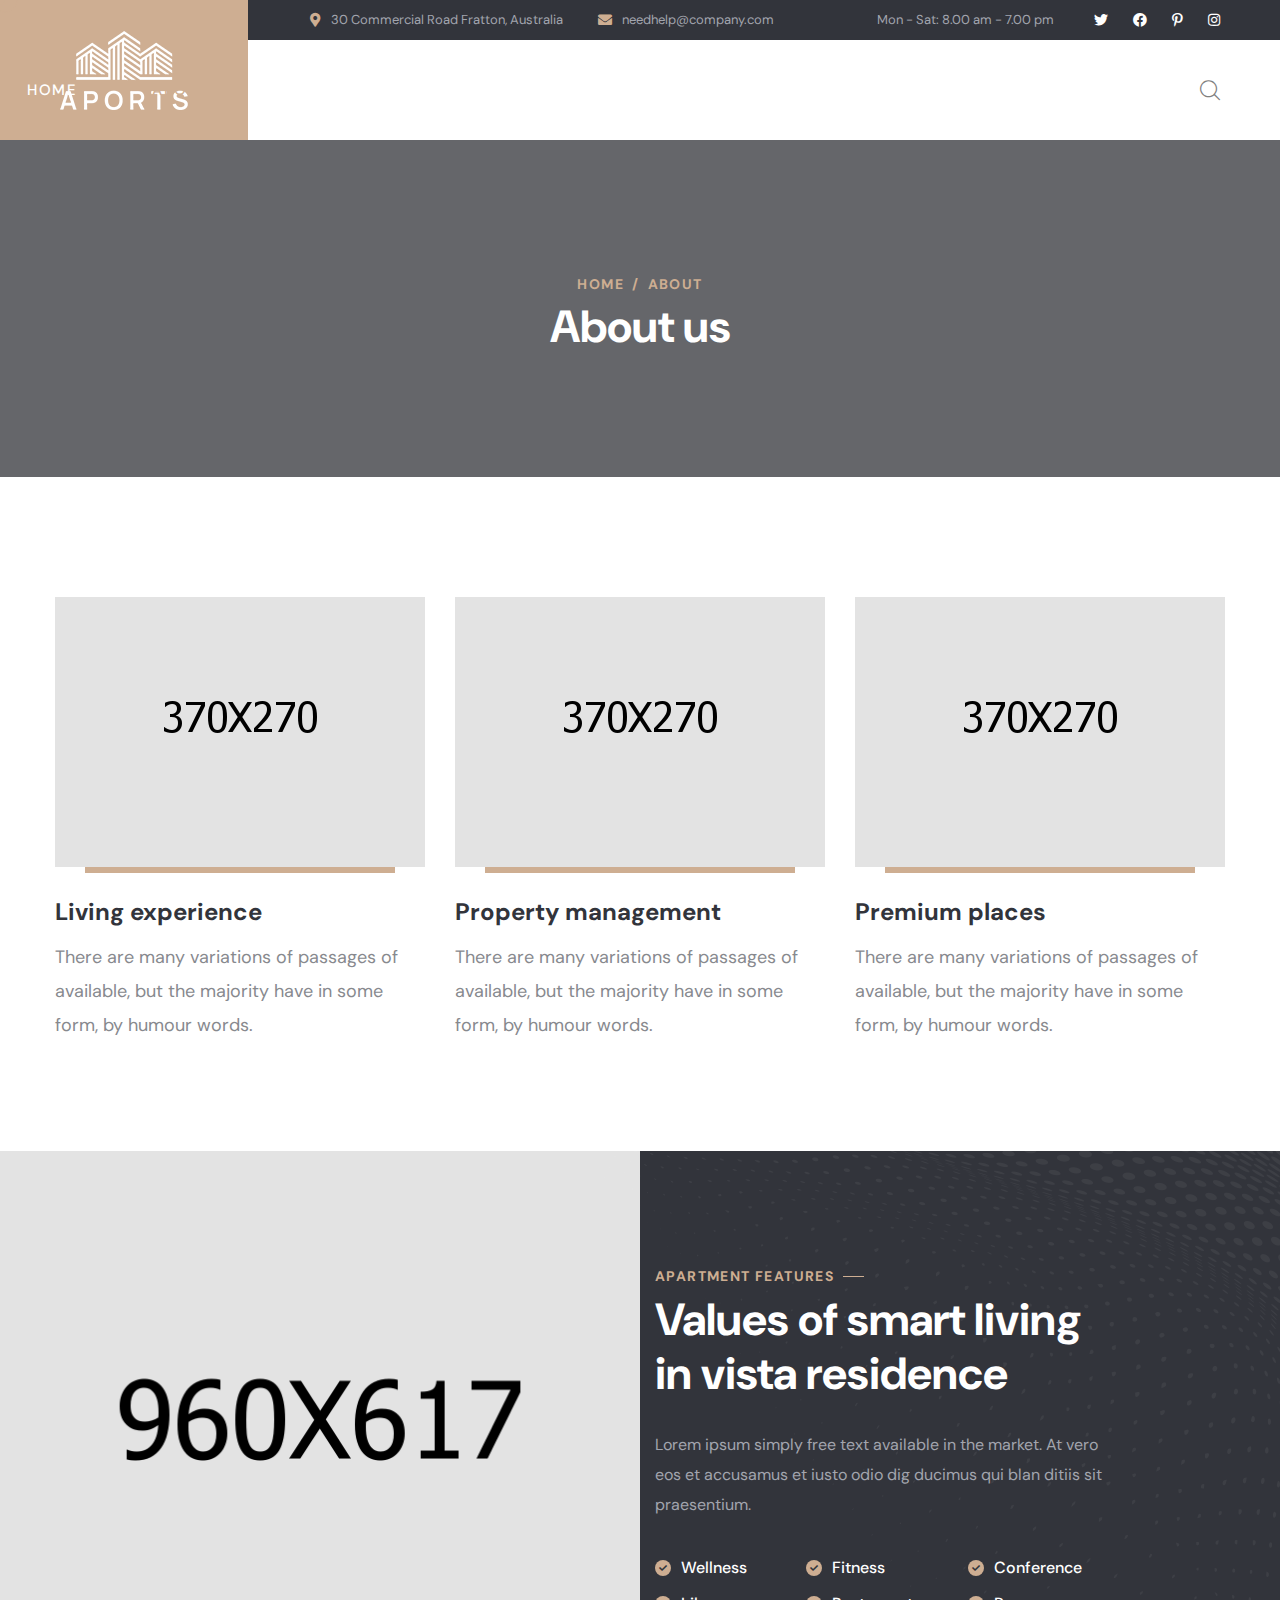
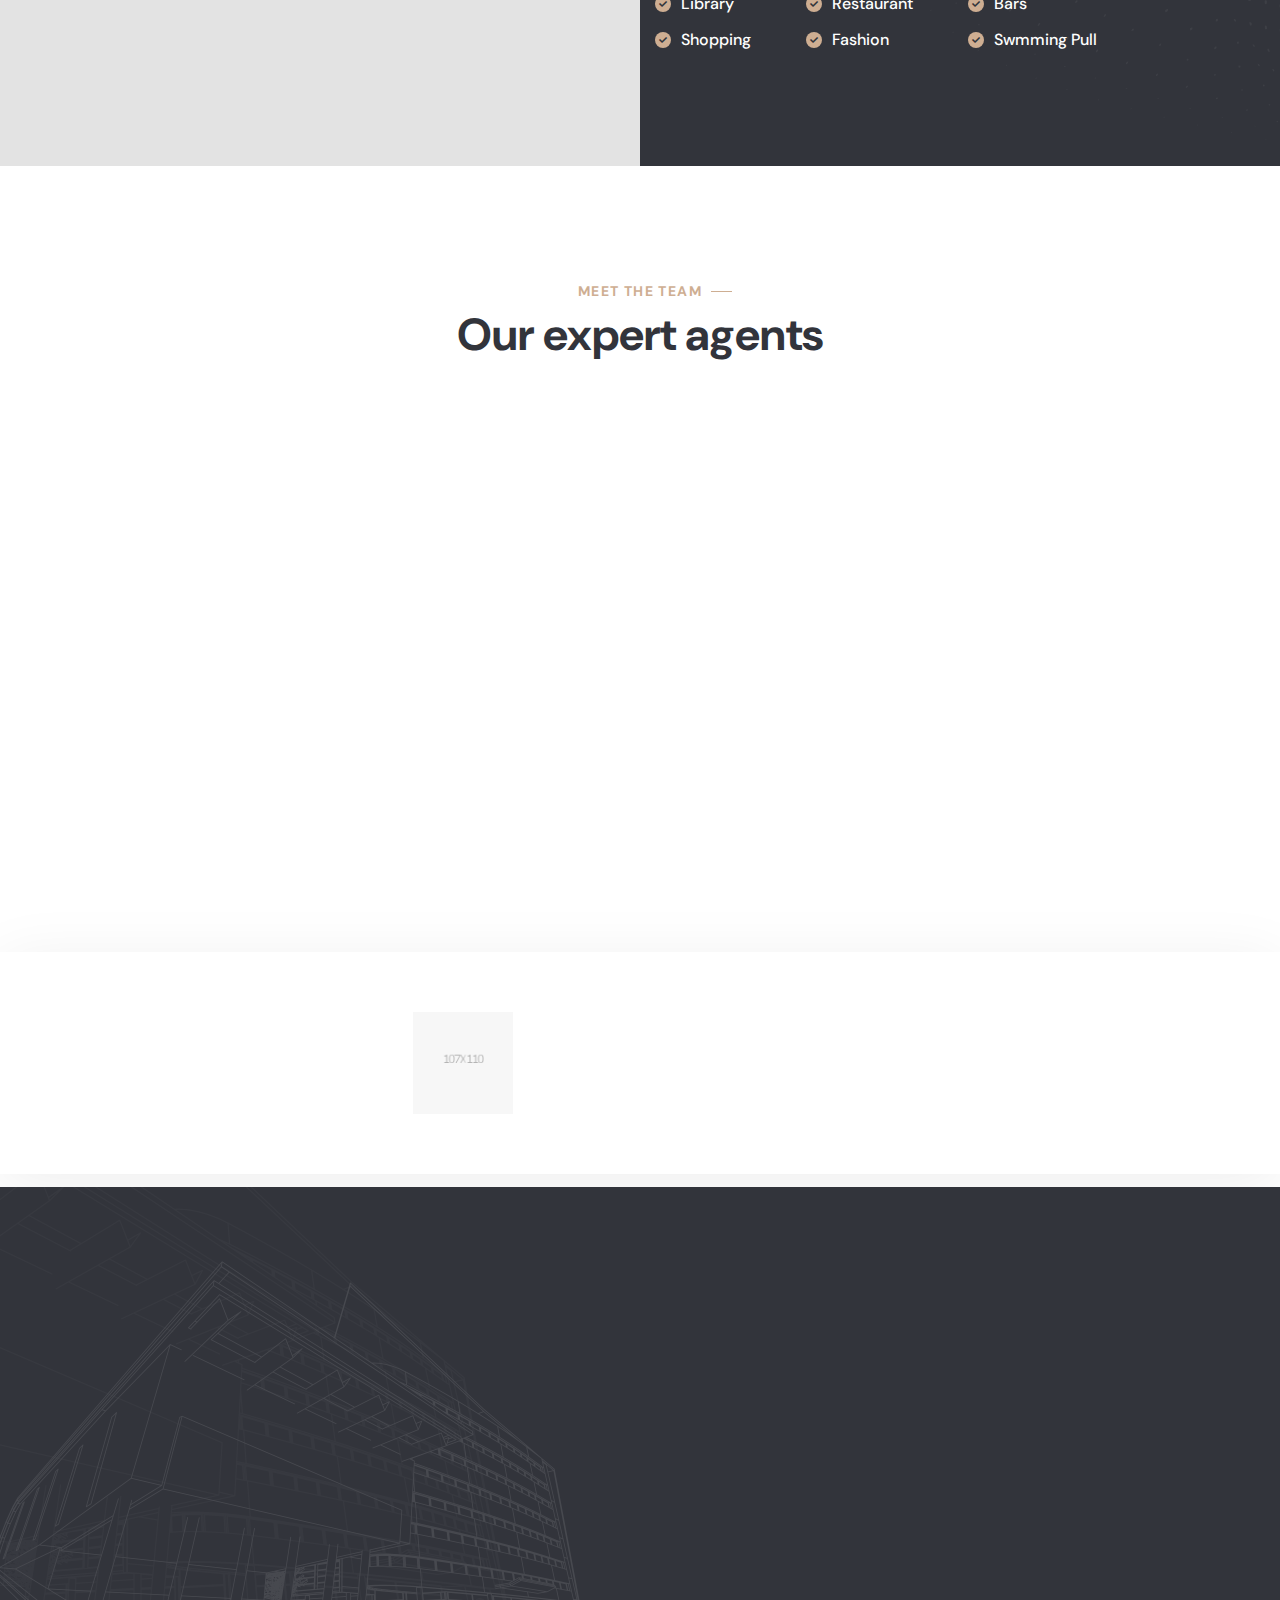
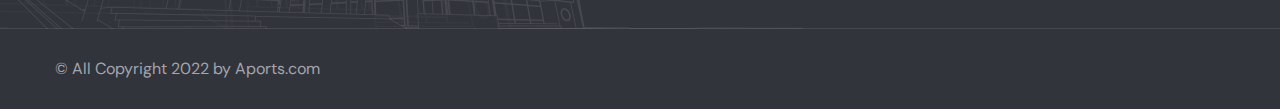
<file: about.html>
<!DOCTYPE html>
<html lang="en">

<head>
    <meta charset="UTF-8" />
    <meta name="viewport" content="width=device-width, initial-scale=1.0" />
    <title> About || Aports || Aports HTML 5 Template </title>
    <!-- favicons Icons -->
    <link rel="apple-touch-icon" sizes="180x180" href="assets/images/favicons/apple-touch-icon.png" />
    <link rel="icon" type="image/png" sizes="32x32" href="assets/images/favicons/favicon-32x32.png" />
    <link rel="icon" type="image/png" sizes="16x16" href="assets/images/favicons/favicon-16x16.png" />
    <link rel="manifest" href="assets/images/favicons/site.webmanifest" />
    <meta name="description" content="Aports HTML 5 Template " />

    <!-- fonts -->
    <link rel="preconnect" href="https://fonts.googleapis.com">

    <link rel="preconnect" href="https://fonts.gstatic.com" crossorigin>

    <link
        href="https://fonts.googleapis.com/css2?family=DM+Sans:ital,wght@0,400;0,500;0,700;1,400;1,500;1,700&display=swap"
        rel="stylesheet">

    <link rel="stylesheet" href="assets/vendors/bootstrap/css/bootstrap.min.css" />
    <link rel="stylesheet" href="assets/vendors/animate/animate.min.css" />
    <link rel="stylesheet" href="assets/vendors/animate/custom-animate.css" />
    <link rel="stylesheet" href="assets/vendors/fontawesome/css/all.min.css" />
    <link rel="stylesheet" href="assets/vendors/jarallax/jarallax.css" />
    <link rel="stylesheet" href="assets/vendors/jquery-magnific-popup/jquery.magnific-popup.css" />
    <link rel="stylesheet" href="assets/vendors/nouislider/nouislider.min.css" />
    <link rel="stylesheet" href="assets/vendors/nouislider/nouislider.pips.css" />
    <link rel="stylesheet" href="assets/vendors/odometer/odometer.min.css" />
    <link rel="stylesheet" href="assets/vendors/swiper/swiper.min.css" />
    <link rel="stylesheet" href="assets/vendors/aports-icons/style.css">
    <link rel="stylesheet" href="assets/vendors/tiny-slider/tiny-slider.min.css" />
    <link rel="stylesheet" href="assets/vendors/reey-font/stylesheet.css" />
    <link rel="stylesheet" href="assets/vendors/owl-carousel/owl.carousel.min.css" />
    <link rel="stylesheet" href="assets/vendors/owl-carousel/owl.theme.default.min.css" />
    <link rel="stylesheet" href="assets/vendors/bxslider/jquery.bxslider.css" />
    <link rel="stylesheet" href="assets/vendors/bootstrap-select/css/bootstrap-select.min.css" />
    <link rel="stylesheet" href="assets/vendors/vegas/vegas.min.css" />
    <link rel="stylesheet" href="assets/vendors/jquery-ui/jquery-ui.css" />
    <link rel="stylesheet" href="assets/vendors/timepicker/timePicker.css" />

    <!-- template styles -->
    <link rel="stylesheet" href="assets/css/aports.css" />
    <link rel="stylesheet" href="assets/css/aports-responsive.css" />
</head>

<body class="custom-cursor">

    <div class="custom-cursor__cursor"></div>
    <div class="custom-cursor__cursor-two"></div>





    <div class="preloader">
        <div class="preloader__image"></div>
    </div>
    <!-- /.preloader -->


    <div class="page-wrapper">
        <header class="main-header">
            <div class="main-header__top">
                <div class="main-header__top-inner">
                    <div class="main-header__top-left">
                        <ul class="list-unstyled main-header__contact-list">
                            <li>
                                <div class="icon">
                                    <i class="fas fa-map-marker-alt"></i>
                                </div>
                                <div class="text">
                                    <p>30 Commercial Road Fratton, Australia</p>
                                </div>
                            </li>
                            <li>
                                <div class="icon">
                                    <i class="fas fa-envelope"></i>
                                </div>
                                <div class="text">
                                    <p><a href="mailto:needhelp@company.com">needhelp@company.com</a></p>
                                </div>
                            </li>
                        </ul>
                    </div>
                    <div class="main-header__top-right">
                        <div class="main-header__top-time">
                            <p>Mon - Sat: 8.00 am - 7.00 pm</p>
                        </div>
                        <div class="main-header__social">
                            <a href="#"><i class="fab fa-twitter"></i></a>
                            <a href="#"><i class="fab fa-facebook"></i></a>
                            <a href="#"><i class="fab fa-pinterest-p"></i></a>
                            <a href="#"><i class="fab fa-instagram"></i></a>
                        </div>
                    </div>
                </div>
            </div>
            <nav class="main-menu">
                <div class="main-menu__wrapper">
                    <div class="main-menu__wrapper-inner">
                        <div class="main-menu__left">
                            <div class="main-menu__logo">
                                <a href="index.html"><img src="assets/images/resources/logo-1.png" alt=""></a>
                            </div>
                        </div>
                        <div class="main-menu__main-menu-box">
                            <a href="#" class="mobile-nav__toggler"><i class="fa fa-bars"></i></a>
                            <ul class="main-menu__list">
                                <li class="dropdown">
                                    <a href="index.html">Home </a>
                                    <!-- <ul class="shadow-box">
                                        <li><a href="index.html">Home One</a></li>
                                        <li><a href="index2.html">Home Two</a></li>
                                        <li><a href="index3.html">Home Three</a></li>
                                        <li class="dropdown">
                                            <a href="#">Header Styles</a>
                                            <ul>
                                                <li><a href="index.html">Header One</a></li>
                                                <li><a href="index2.html">Header Two</a></li>
                                                <li><a href="index3.html">Header Three</a></li>
                                            </ul>
                                        </li>
                                    </ul> -->
                                </li>
                                <li class="current">
                                    <a href="about.html">About</a>
                                </li>
                                <!-- <li class="dropdown">
                                    <a href="#">Pages</a>
                                     <ul class="shadow-box">
                                        <li><a href="services.html">Services</a>
                                        </li>
                                        <li><a href="the-building.html">The Building</a>
                                        </li>
                                        <li><a href="agents.html">Agents</a></li>
                                        <li><a href="faq.html">FAQs</a></li>
                                    </ul> 
                                </li> -->
                                <li class="dropdown">
                                    <a href="#">Appartments</a>
                                    <ul class="shadow-box">
                                        <li><a href="apartments.html">Apartments</a></li>
                                        <li><a href="apartment-details.html">Apartment Details</a></li>
                                    </ul>
                                </li>
                                <li class="dropdown">
                                    <a href="#">News</a>
                                    <ul class="shadow-box">
                                        <li><a href="news.html">News</a></li>
                                        <li><a href="news-details.html">News Details</a></li>
                                    </ul>
                                </li>
                                <li>
                                    <a href="contact.html">Contact</a>
                                </li>
                            </ul>
                        </div>
                        <div class="main-menu__right">
                            <div class="main-menu__search-btn-box">
                                <div class="main-menu__search-box">
                                    <a href="#" class="main-menu__search search-toggler icon-magnifying-glass"></a>
                                </div>
                                <div class="main-menu__btn-box">
                                    <a href="contact.html" class="thm-btn main-menu__btn">Schedule a Visit</a>
                                </div>
                            </div>
                        </div>
                    </div>
                </div>
            </nav>
        </header>

        <div class="stricky-header stricked-menu main-menu">
            <div class="sticky-header__content"></div><!-- /.sticky-header__content -->
        </div><!-- /.stricky-header -->

        <!--Page Header Start-->
        <section class="page-header">
            <div class="page-header-bg" style="background-image: url(https://thumbs.dreamstime.com/b/bangalore-sunset-terrace-building-surrounded-apartments-houses-beautiful-view-178434896.jpg)">
            </div>
            <div class="container">
                <div class="page-header__inner">
                    <ul class="thm-breadcrumb list-unstyled">
                        <li><a href="index.html">Home</a></li>
                        <li><span>/</span></li>
                        <li>About</li>
                    </ul>
                    <h2>About us</h2>
                </div>
            </div>
        </section>
        <!--Page Header End-->

        <!--Feature Three Start-->
        <section class="feature-four">
            <div class="container">
                <div class="row">
                    <!--Feature Three Single Start-->
                    <div class="col-xl-4 col-lg-4 wow fadeInUp" data-wow-delay="100ms">
                        <div class="feature-four__single">
                            <div class="feature-four__img-box">
                                <div class="feature-four__img">
                                    <img src="assets/images/resources/feature-four-1-1.jpg" alt="">
                                </div>
                            </div>
                            <div class="feature-four__content">
                                <h3 class="feature-four__title"><a href="services.html">Living experience</a></h3>
                                <p class="feature-four__text">There are many variations of passages of available, but
                                    the majority have in some form, by humour words.</p>
                            </div>
                        </div>
                    </div>
                    <!--Feature Three Single End-->
                    <!--Feature Three Single Start-->
                    <div class="col-xl-4 col-lg-4 wow fadeInUp" data-wow-delay="100ms">
                        <div class="feature-four__single">
                            <div class="feature-four__img-box">
                                <div class="feature-four__img">
                                    <img src="assets/images/resources/feature-four-1-2.jpg" alt="">
                                </div>
                            </div>
                            <div class="feature-four__content">
                                <h3 class="feature-four__title"><a href="services.html">Property management</a></h3>
                                <p class="feature-four__text">There are many variations of passages of available, but
                                    the majority have in some form, by humour words.</p>
                            </div>
                        </div>
                    </div>
                    <!--Feature Three Single End-->
                    <!--Feature Three Single Start-->
                    <div class="col-xl-4 col-lg-4 wow fadeInUp" data-wow-delay="300ms">
                        <div class="feature-four__single">
                            <div class="feature-four__img-box">
                                <div class="feature-four__img">
                                    <img src="assets/images/resources/feature-four-1-3.jpg" alt="">
                                </div>
                            </div>
                            <div class="feature-four__content">
                                <h3 class="feature-four__title"><a href="services.html">Premium places</a></h3>
                                <p class="feature-four__text">There are many variations of passages of available, but
                                    the majority have in some form, by humour words.</p>
                            </div>
                        </div>
                    </div>
                    <!--Feature Three Single End-->
                </div>
            </div>
        </section>
        <!--Feature Three End-->

        <!--Testimonial One Start-->
        <!-- <section class="testimonial-one testimonial-two">
            <div class="container">
                <div class="row">
                    <div class="col-xl-5 col-lg-5">
                        <div class="testimonial-one__left">
                            <div class="testimonial-one__img-1">
                                <img src="assets/images/testimonial/testimonial-1-1.jpg" alt="">
                            </div>
                            <div class="testimonial-one__img-1 testimonial-one__img-2">
                                <img src="assets/images/testimonial/testimonial-1-2.jpg" alt="">
                            </div>
                            <div class="testimonial-one__img-1 testimonial-one__img-3">
                                <img src="assets/images/testimonial/testimonial-1-3.jpg" alt="">
                            </div>
                            <div class="testimonial-one__img-1 testimonial-one__img-4">
                                <img src="assets/images/testimonial/testimonial-1-4.jpg" alt="">
                            </div>
                            <div class="testimonial-one__img-1 testimonial-one__img-5">
                                <img src="assets/images/testimonial/testimonial-1-5.jpg" alt="">
                            </div>
                        </div>
                    </div>
                    <div class="col-xl-7 col-lg-7">
                        <div class="testimonial-one__right">
                            <div class="section-title text-left">
                                <span class="section-title__tagline">our Testimonials</span>
                                <h2 class="section-title__title">What they’re saying?</h2>
                            </div>
                            <div class="testimonial-one__carousel thm-owl__carousel owl-theme owl-carousel"
                                data-owl-options='{
                                "items": 1,
                                "margin": 30,
                                "smartSpeed": 700,
                                "loop":true,
                                "autoplay": 6000,
                                "nav":false,
                                "dots":true,
                                "navText": ["<span class=\"fa fa-angle-left\"></span>","<span class=\"fa fa-angle-right\"></span>"],
                                "responsive":{
                                    "0":{
                                        "items":1
                                    },
                                    "768":{
                                        "items":1
                                    },
                                    "992":{
                                        "items": 1
                                    }
                                }
                            }'>
                               
                                <div class="item">
                                    <div class="testimonial-one__single">
                                        <p class="testimonial-one__text">Vestibulum scelerisque enim pulvinar, aliquam
                                            erat sit amet, hendrerit dui. Vivamus varius libero metus, sit amet
                                            hendrerit semper.</p>
                                        <div class="testimonial-one__client-info">
                                            <h3 class="testimonial-one__client-name">Smith jackan</h3>
                                            <p class="testimonial-one__client-title">interior Designer</p>
                                        </div>
                                        <div class="testimonial-one__quote">
                                            <span class="icon-quotes"></span>
                                        </div>
                                        <div class="testimonial-one__rating">
                                            <i class="fa fa-star"></i>
                                            <i class="fa fa-star"></i>
                                            <i class="fa fa-star"></i>
                                            <i class="fa fa-star"></i>
                                            <i class="fa fa-star"></i>
                                        </div>
                                    </div>
                                </div>
                               
                             
                                <div class="item">
                                    <div class="testimonial-one__single">
                                        <p class="testimonial-one__text">Vestibulum scelerisque enim pulvinar, aliquam
                                            erat sit amet, hendrerit dui. Vivamus varius libero metus, sit amet
                                            hendrerit semper.</p>
                                        <div class="testimonial-one__client-info">
                                            <h3 class="testimonial-one__client-name">Kevin smith</h3>
                                            <p class="testimonial-one__client-title">interior Designer</p>
                                        </div>
                                        <div class="testimonial-one__quote">
                                            <span class="icon-quotes"></span>
                                        </div>
                                        <div class="testimonial-one__rating">
                                            <i class="fa fa-star"></i>
                                            <i class="fa fa-star"></i>
                                            <i class="fa fa-star"></i>
                                            <i class="fa fa-star"></i>
                                            <i class="fa fa-star"></i>
                                        </div>
                                    </div>
                                </div>
  
                                <div class="item">
                                    <div class="testimonial-one__single">
                                        <p class="testimonial-one__text">Vestibulum scelerisque enim pulvinar, aliquam
                                            erat sit amet, hendrerit dui. Vivamus varius libero metus, sit amet
                                            hendrerit semper.</p>
                                        <div class="testimonial-one__client-info">
                                            <h3 class="testimonial-one__client-name">Mike hardson</h3>
                                            <p class="testimonial-one__client-title">interior Designer</p>
                                        </div>
                                        <div class="testimonial-one__quote">
                                            <span class="icon-quotes"></span>
                                        </div>
                                        <div class="testimonial-one__rating">
                                            <i class="fa fa-star"></i>
                                            <i class="fa fa-star"></i>
                                            <i class="fa fa-star"></i>
                                            <i class="fa fa-star"></i>
                                            <i class="fa fa-star"></i>
                                        </div>
                                    </div>
                                </div>
                            
                                <div class="item">
                                    <div class="testimonial-one__single">
                                        <p class="testimonial-one__text">Vestibulum scelerisque enim pulvinar, aliquam
                                            erat sit amet, hendrerit dui. Vivamus varius libero metus, sit amet
                                            hendrerit semper.</p>
                                        <div class="testimonial-one__client-info">
                                            <h3 class="testimonial-one__client-name">Sandar sims</h3>
                                            <p class="testimonial-one__client-title">interior Designer</p>
                                        </div>
                                        <div class="testimonial-one__quote">
                                            <span class="icon-quotes"></span>
                                        </div>
                                        <div class="testimonial-one__rating">
                                            <i class="fa fa-star"></i>
                                            <i class="fa fa-star"></i>
                                            <i class="fa fa-star"></i>
                                            <i class="fa fa-star"></i>
                                            <i class="fa fa-star"></i>
                                        </div>
                                    </div>
                                </div>
                             
                            </div>
                        </div>
                    </div>
                </div>
            </div>
        </section> -->
        <!--Testimonial One End-->

        <!--Value Two Start-->
        <section class="value-two">
            <div class="value-two__wrap">
                <div class="value-two__left">
                    <div class="value-two__bg"
                        style="background-image: url(assets/images/backgrounds/value-two-bg.jpg);"></div>
                </div>
                <div class="value-two__right">
                    <div class="value-two__shape-1 float-bob-x">
                        <img src="assets/images/shapes/value-two-shape-1.png" alt="">
                    </div>
                    <div class="value-two__right-content">
                        <div class="section-title text-left">
                            <span class="section-title__tagline">apartment features</span>
                            <h2 class="section-title__title">Values of smart living in vista residence</h2>
                        </div>
                        <p class="value-two__text">Lorem ipsum simply free text available in the market. At vero eos et
                            accusamus et iusto odio dig ducimus qui blan ditiis sit praesentium.</p>
                        <div class="value-two__points-box">
                            <ul class="list-unstyled value-two__points">
                                <li>
                                    <div class="icon">
                                        <i class="fa fa-check"></i>
                                    </div>
                                    <div class="text">
                                        <p>Wellness</p>
                                    </div>
                                </li>
                                <li>
                                    <div class="icon">
                                        <i class="fa fa-check"></i>
                                    </div>
                                    <div class="text">
                                        <p>Library</p>
                                    </div>
                                </li>
                                <li>
                                    <div class="icon">
                                        <i class="fa fa-check"></i>
                                    </div>
                                    <div class="text">
                                        <p>Shopping</p>
                                    </div>
                                </li>
                            </ul>
                            <ul class="list-unstyled value-two__points value-two__points-two">
                                <li>
                                    <div class="icon">
                                        <i class="fa fa-check"></i>
                                    </div>
                                    <div class="text">
                                        <p>Fitness</p>
                                    </div>
                                </li>
                                <li>
                                    <div class="icon">
                                        <i class="fa fa-check"></i>
                                    </div>
                                    <div class="text">
                                        <p>Restaurant</p>
                                    </div>
                                </li>
                                <li>
                                    <div class="icon">
                                        <i class="fa fa-check"></i>
                                    </div>
                                    <div class="text">
                                        <p>Fashion</p>
                                    </div>
                                </li>
                            </ul>
                            <ul class="list-unstyled value-two__points value-two__points-three">
                                <li>
                                    <div class="icon">
                                        <i class="fa fa-check"></i>
                                    </div>
                                    <div class="text">
                                        <p>Conference</p>
                                    </div>
                                </li>
                                <li>
                                    <div class="icon">
                                        <i class="fa fa-check"></i>
                                    </div>
                                    <div class="text">
                                        <p>Bars</p>
                                    </div>
                                </li>
                                <li>
                                    <div class="icon">
                                        <i class="fa fa-check"></i>
                                    </div>
                                    <div class="text">
                                        <p>Swmming Pull</p>
                                    </div>
                                </li>
                            </ul>
                        </div>
                    </div>
                </div>
            </div>
        </section>
        <!--Value Two End-->

        <!--Team Two Start-->
        <section class="team-two">
            <div class="container">
                <div class="section-title text-center">
                    <span class="section-title__tagline">meet the team</span>
                    <h2 class="section-title__title">Our expert agents</h2>
                </div>
                <div class="row">
                    <!--Team Two Single Start-->
                    <div class="col-xl-3 col-lg-6 col-md-6 wow fadeInUp" data-wow-delay="100ms">
                        <div class="team-two__single">
                            <div class="team-two__img-box">
                                <div class="team-two__img">
                                    <img src="assets/images/team/team-two-img-1-1.jpg" alt="">
                                </div>
                                <div class="team-two__hover">
                                    <h3 class="team-two__hover-name"><a href="agents.html">Sandar sims</a></h3>
                                    <p class="team-two__hover-sub-title">Area agent</p>
                                    <div class="team-two__social">
                                        <a href="#"><i class="fab fa-twitter"></i></a>
                                        <a href="#"><i class="fab fa-facebook"></i></a>
                                        <a href="#"><i class="fab fa-pinterest-p"></i></a>
                                        <a href="#"><i class="fab fa-instagram"></i></a>
                                    </div>
                                </div>
                            </div>
                            <div class="team-two__content">
                                <h3 class="team-two__name"><a href="agents.html">Sandar sims</a></h3>
                                <p class="team-two__sub-title">Area agent</p>
                            </div>
                        </div>
                    </div>
                    <!--Team Two Single End-->
                    <!--Team Two Single Start-->
                    <div class="col-xl-3 col-lg-6 col-md-6 wow fadeInUp" data-wow-delay="200ms">
                        <div class="team-two__single">
                            <div class="team-two__img-box">
                                <div class="team-two__img">
                                    <img src="assets/images/team/team-two-img-1-2.jpg" alt="">
                                </div>
                                <div class="team-two__hover">
                                    <h3 class="team-two__hover-name"><a href="agents.html">Mike hardson</a></h3>
                                    <p class="team-two__hover-sub-title">Area agent</p>
                                    <div class="team-two__social">
                                        <a href="#"><i class="fab fa-twitter"></i></a>
                                        <a href="#"><i class="fab fa-facebook"></i></a>
                                        <a href="#"><i class="fab fa-pinterest-p"></i></a>
                                        <a href="#"><i class="fab fa-instagram"></i></a>
                                    </div>
                                </div>
                            </div>
                            <div class="team-two__content">
                                <h3 class="team-two__name"><a href="agents.html">Mike hardson</a></h3>
                                <p class="team-two__sub-title">Area agent</p>
                            </div>
                        </div>
                    </div>
                    <!--Team Two Single End-->
                    <!--Team Two Single Start-->
                    <div class="col-xl-3 col-lg-6 col-md-6 wow fadeInUp" data-wow-delay="300ms">
                        <div class="team-two__single">
                            <div class="team-two__img-box">
                                <div class="team-two__img">
                                    <img src="assets/images/team/team-two-img-1-3.jpg" alt="">
                                </div>
                                <div class="team-two__hover">
                                    <h3 class="team-two__hover-name"><a href="agents.html">Jessica brown</a></h3>
                                    <p class="team-two__hover-sub-title">Area agent</p>
                                    <div class="team-two__social">
                                        <a href="#"><i class="fab fa-twitter"></i></a>
                                        <a href="#"><i class="fab fa-facebook"></i></a>
                                        <a href="#"><i class="fab fa-pinterest-p"></i></a>
                                        <a href="#"><i class="fab fa-instagram"></i></a>
                                    </div>
                                </div>
                            </div>
                            <div class="team-two__content">
                                <h3 class="team-two__name"><a href="agents.html">Jessica brown</a></h3>
                                <p class="team-two__sub-title">Area agent</p>
                            </div>
                        </div>
                    </div>
                    <!--Team Two Single End-->
                    <!--Team Two Single Start-->
                    <div class="col-xl-3 col-lg-6 col-md-6 wow fadeInUp" data-wow-delay="400ms">
                        <div class="team-two__single">
                            <div class="team-two__img-box">
                                <div class="team-two__img">
                                    <img src="assets/images/team/team-two-img-1-4.jpg" alt="">
                                </div>
                                <div class="team-two__hover">
                                    <h3 class="team-two__hover-name"><a href="agents.html">Kevin martin</a></h3>
                                    <p class="team-two__hover-sub-title">Area agent</p>
                                    <div class="team-two__social">
                                        <a href="#"><i class="fab fa-twitter"></i></a>
                                        <a href="#"><i class="fab fa-facebook"></i></a>
                                        <a href="#"><i class="fab fa-pinterest-p"></i></a>
                                        <a href="#"><i class="fab fa-instagram"></i></a>
                                    </div>
                                </div>
                            </div>
                            <div class="team-two__content">
                                <h3 class="team-two__name"><a href="agents.html">Kevin martin</a></h3>
                                <p class="team-two__sub-title">Area agent</p>
                            </div>
                        </div>
                    </div>
                    <!--Team Two Single End-->
                </div>
            </div>
        </section>
        <!--Team Two End-->

        <!--Brand Two Start-->
        <section class="brand-two">
            <div class="container">
                <div class="row">
                    <div class="col-xl-12">
                        <div class="brand-two__inner">
                            <div class="thm-swiper__slider swiper-container" data-swiper-options='{"spaceBetween": 100, "slidesPerView": 5, "autoplay": { "delay": 5000 }, "breakpoints": {
                        "0": {
                            "spaceBetween": 30,
                            "slidesPerView": 2
                        },
                        "375": {
                            "spaceBetween": 30,
                            "slidesPerView": 2
                        },
                        "575": {
                            "spaceBetween": 30,
                            "slidesPerView": 3
                        },
                        "767": {
                            "spaceBetween": 50,
                            "slidesPerView": 4
                        },
                        "991": {
                            "spaceBetween": 50,
                            "slidesPerView": 5
                        },
                        "1199": {
                            "spaceBetween": 100,
                            "slidesPerView": 6
                        }
                    }}'>
                                <div class="swiper-wrapper">
                                    <div class="swiper-slide">
                                        <img src="assets/images/brand/brand-2-1.png" alt="">
                                    </div><!-- /.swiper-slide -->
                                    <div class="swiper-slide">
                                        <img src="assets/images/brand/brand-2-2.png" alt="">
                                    </div><!-- /.swiper-slide -->
                                    <div class="swiper-slide">
                                        <img src="assets/images/brand/brand-2-3.png" alt="">
                                    </div><!-- /.swiper-slide -->
                                    <div class="swiper-slide">
                                        <img src="assets/images/brand/brand-2-4.png" alt="">
                                    </div><!-- /.swiper-slide -->
                                    <div class="swiper-slide">
                                        <img src="assets/images/brand/brand-2-5.png" alt="">
                                    </div><!-- /.swiper-slide -->
                                    <div class="swiper-slide">
                                        <img src="assets/images/brand/brand-2-6.png" alt="">
                                    </div><!-- /.swiper-slide -->
                                    <div class="swiper-slide">
                                        <img src="assets/images/brand/brand-2-1.png" alt="">
                                    </div><!-- /.swiper-slide -->
                                    <div class="swiper-slide">
                                        <img src="assets/images/brand/brand-2-2.png" alt="">
                                    </div><!-- /.swiper-slide -->
                                    <div class="swiper-slide">
                                        <img src="assets/images/brand/brand-2-3.png" alt="">
                                    </div><!-- /.swiper-slide -->
                                    <div class="swiper-slide">
                                        <img src="assets/images/brand/brand-2-4.png" alt="">
                                    </div><!-- /.swiper-slide -->
                                    <div class="swiper-slide">
                                        <img src="assets/images/brand/brand-2-5.png" alt="">
                                    </div><!-- /.swiper-slide -->
                                    <div class="swiper-slide">
                                        <img src="assets/images/brand/brand-2-6.png" alt="">
                                    </div><!-- /.swiper-slide -->
                                </div>
                            </div>
                        </div>
                    </div>
                </div>
            </div>
        </section>
        <!--Brand Two End-->

        <!--Site Footer Start-->
        <footer class="site-footer">
            <div class="site-footer__top">
                <div class="site-footer__shape-1 float-bob-x">
                    <img src="assets/images/shapes/site-footer-shape-1.png" alt="">
                </div>
                <div class="container">
                    <div class="site-footer__top-inner">
                        <div class="row">
                            <div class="col-xl-4 col-lg-6 col-md-6 wow fadeInUp" data-wow-delay="100ms">
                                <div class="footer-widget__column footer-widget__about">
                                    <div class="footer-widget__about-text-box">
                                        <p class="footer-widget__about-text">Aports find out all the ways to enjoy
                                            modern and luxury residential life around the world.</p>
                                    </div>
                                    <div class="site-footer__social">
                                        <a href="#"><i class="fab fa-twitter"></i></a>
                                        <a href="#"><i class="fab fa-facebook"></i></a>
                                        <a href="#"><i class="fab fa-pinterest-p"></i></a>
                                        <a href="#"><i class="fab fa-instagram"></i></a>
                                    </div>
                                </div>
                            </div>
                            <div class="col-xl-2 col-lg-6 col-md-6 wow fadeInUp" data-wow-delay="200ms">
                                <div class="footer-widget__column footer-widget__Explore">
                                    <div class="footer-widget__title-box">
                                        <h3 class="footer-widget__title">Explore</h3>
                                    </div>
                                    <ul class="footer-widget__Explore-list list-unstyled">
                                        <li><a href="about.html">About</a></li>
                                        <li><a href="contact.html">Contact</a></li>
                                        <li><a href="about.html">Custom Widget</a></li>
                                        <li><a href="about.html">Shortcodes</a></li>
                                        <li><a href="about.html">Blank page</a></li>
                                    </ul>
                                </div>
                            </div>
                            <div class="col-xl-3 col-lg-6 col-md-6 wow fadeInUp" data-wow-delay="300ms">
                                <div class="footer-widget__column footer-widget__find">
                                    <div class="footer-widget__title-box">
                                        <h3 class="footer-widget__title">Find</h3>
                                    </div>
                                    <p class="footer-widget__find-text">30 Broklyn Golden Street, New <br> York United
                                        States of <br> America</p>
                                </div>
                            </div>
                            <div class="col-xl-3 col-lg-6 col-md-6 wow fadeInUp" data-wow-delay="400ms">
                                <div class="footer-widget__column footer-widget__Contact">
                                    <div class="footer-widget__title-box">
                                        <h3 class="footer-widget__title">Contact</h3>
                                    </div>
                                    <ul class="footer-widget__Contact-list list-unstyled">
                                        <li>
                                            <div class="icon">
                                                <span class="fas fa-phone-alt"></span>
                                            </div>
                                            <div class="text">
                                                <p><a href="tel:23425446680">+23 425 4466 80</a></p>
                                            </div>
                                        </li>
                                        <li>
                                            <div class="icon">
                                                <span class="fas fa-clock"></span>
                                            </div>
                                            <div class="text">
                                                <p>Mon - Sun: 8AM - 8PM</p>
                                            </div>
                                        </li>
                                        <li>
                                            <div class="icon">
                                                <span class="fas fa-envelope"></span>
                                            </div>
                                            <div class="text">
                                                <p><a href="mailto:needhelp@company.com">needhelp@company.com</a></p>
                                            </div>
                                        </li>
                                    </ul>
                                </div>
                            </div>
                        </div>
                    </div>
                </div>
            </div>
            <div class="site-footer__bottom">
                <div class="container">
                    <div class="row">
                        <div class="col-xl-12">
                            <div class="site-footer__bottom-inner">
                                <p class="site-footer__bottom-text">© All Copyright 2022 by <a href="#">Aports.com</a>
                                </p>
                            </div>
                        </div>
                    </div>
                </div>
            </div>
        </footer>
        <!--Site Footer End-->


    </div><!-- /.page-wrapper -->


    <div class="mobile-nav__wrapper">
        <div class="mobile-nav__overlay mobile-nav__toggler"></div>
        <!-- /.mobile-nav__overlay -->
        <div class="mobile-nav__content">
            <span class="mobile-nav__close mobile-nav__toggler"><i class="fa fa-times"></i></span>

            <div class="logo-box">
                <a href="index.html" aria-label="logo image"><img src="assets/images/resources/logo-3.png" width="122"
                        alt="" /></a>
            </div>
            <!-- /.logo-box -->
            <div class="mobile-nav__container"></div>
            <!-- /.mobile-nav__container -->

            <ul class="mobile-nav__contact list-unstyled">
                <li>
                    <i class="fa fa-envelope"></i>
                    <a href="mailto:needhelp@packageName__.com">needhelp@agrion.com</a>
                </li>
                <li>
                    <i class="fa fa-phone-alt"></i>
                    <a href="tel:666-888-0000">666 888 0000</a>
                </li>
            </ul><!-- /.mobile-nav__contact -->
            <div class="mobile-nav__top">
                <div class="mobile-nav__social">
                    <a href="#" class="fab fa-twitter"></a>
                    <a href="#" class="fab fa-facebook-square"></a>
                    <a href="#" class="fab fa-pinterest-p"></a>
                    <a href="#" class="fab fa-instagram"></a>
                </div><!-- /.mobile-nav__social -->
            </div><!-- /.mobile-nav__top -->



        </div>
        <!-- /.mobile-nav__content -->
    </div>
    <!-- /.mobile-nav__wrapper -->

    <div class="search-popup">
        <div class="search-popup__overlay search-toggler"></div>
        <!-- /.search-popup__overlay -->
        <div class="search-popup__content">
            <form action="#">
                <label for="search" class="sr-only">search here</label><!-- /.sr-only -->
                <input type="text" id="search" placeholder="Search Here..." />
                <button type="submit" aria-label="search submit" class="thm-btn">
                    <i class="icon-magnifying-glass"></i>
                </button>
            </form>
        </div>
        <!-- /.search-popup__content -->
    </div>
    <!-- /.search-popup -->

    <a href="#" data-target="html" class="scroll-to-target scroll-to-top"><i class="icon-right-arrow"></i></a>

    <script src="assets/vendors/jquery/jquery-3.6.0.min.js"></script>
    <script src="assets/vendors/bootstrap/js/bootstrap.bundle.min.js"></script>
    <script src="assets/vendors/jarallax/jarallax.min.js"></script>
    <script src="assets/vendors/jquery-ajaxchimp/jquery.ajaxchimp.min.js"></script>
    <script src="assets/vendors/jquery-appear/jquery.appear.min.js"></script>
    <script src="assets/vendors/jquery-circle-progress/jquery.circle-progress.min.js"></script>
    <script src="assets/vendors/jquery-magnific-popup/jquery.magnific-popup.min.js"></script>
    <script src="assets/vendors/jquery-validate/jquery.validate.min.js"></script>
    <script src="assets/vendors/nouislider/nouislider.min.js"></script>
    <script src="assets/vendors/odometer/odometer.min.js"></script>
    <script src="assets/vendors/swiper/swiper.min.js"></script>
    <script src="assets/vendors/tiny-slider/tiny-slider.min.js"></script>
    <script src="assets/vendors/wnumb/wNumb.min.js"></script>
    <script src="assets/vendors/wow/wow.js"></script>
    <script src="assets/vendors/isotope/isotope.js"></script>
    <script src="assets/vendors/countdown/countdown.min.js"></script>
    <script src="assets/vendors/owl-carousel/owl.carousel.min.js"></script>
    <script src="assets/vendors/bxslider/jquery.bxslider.min.js"></script>
    <script src="assets/vendors/bootstrap-select/js/bootstrap-select.min.js"></script>
    <script src="assets/vendors/vegas/vegas.min.js"></script>
    <script src="assets/vendors/jquery-ui/jquery-ui.js"></script>
    <script src="assets/vendors/timepicker/timePicker.js"></script>
    <script src="assets/vendors/circleType/jquery.circleType.js"></script>
    <script src="assets/vendors/circleType/jquery.lettering.min.js"></script>




    <!-- template js -->
    <script src="assets/js/aports.js"></script>
</body>

</html>
</file>
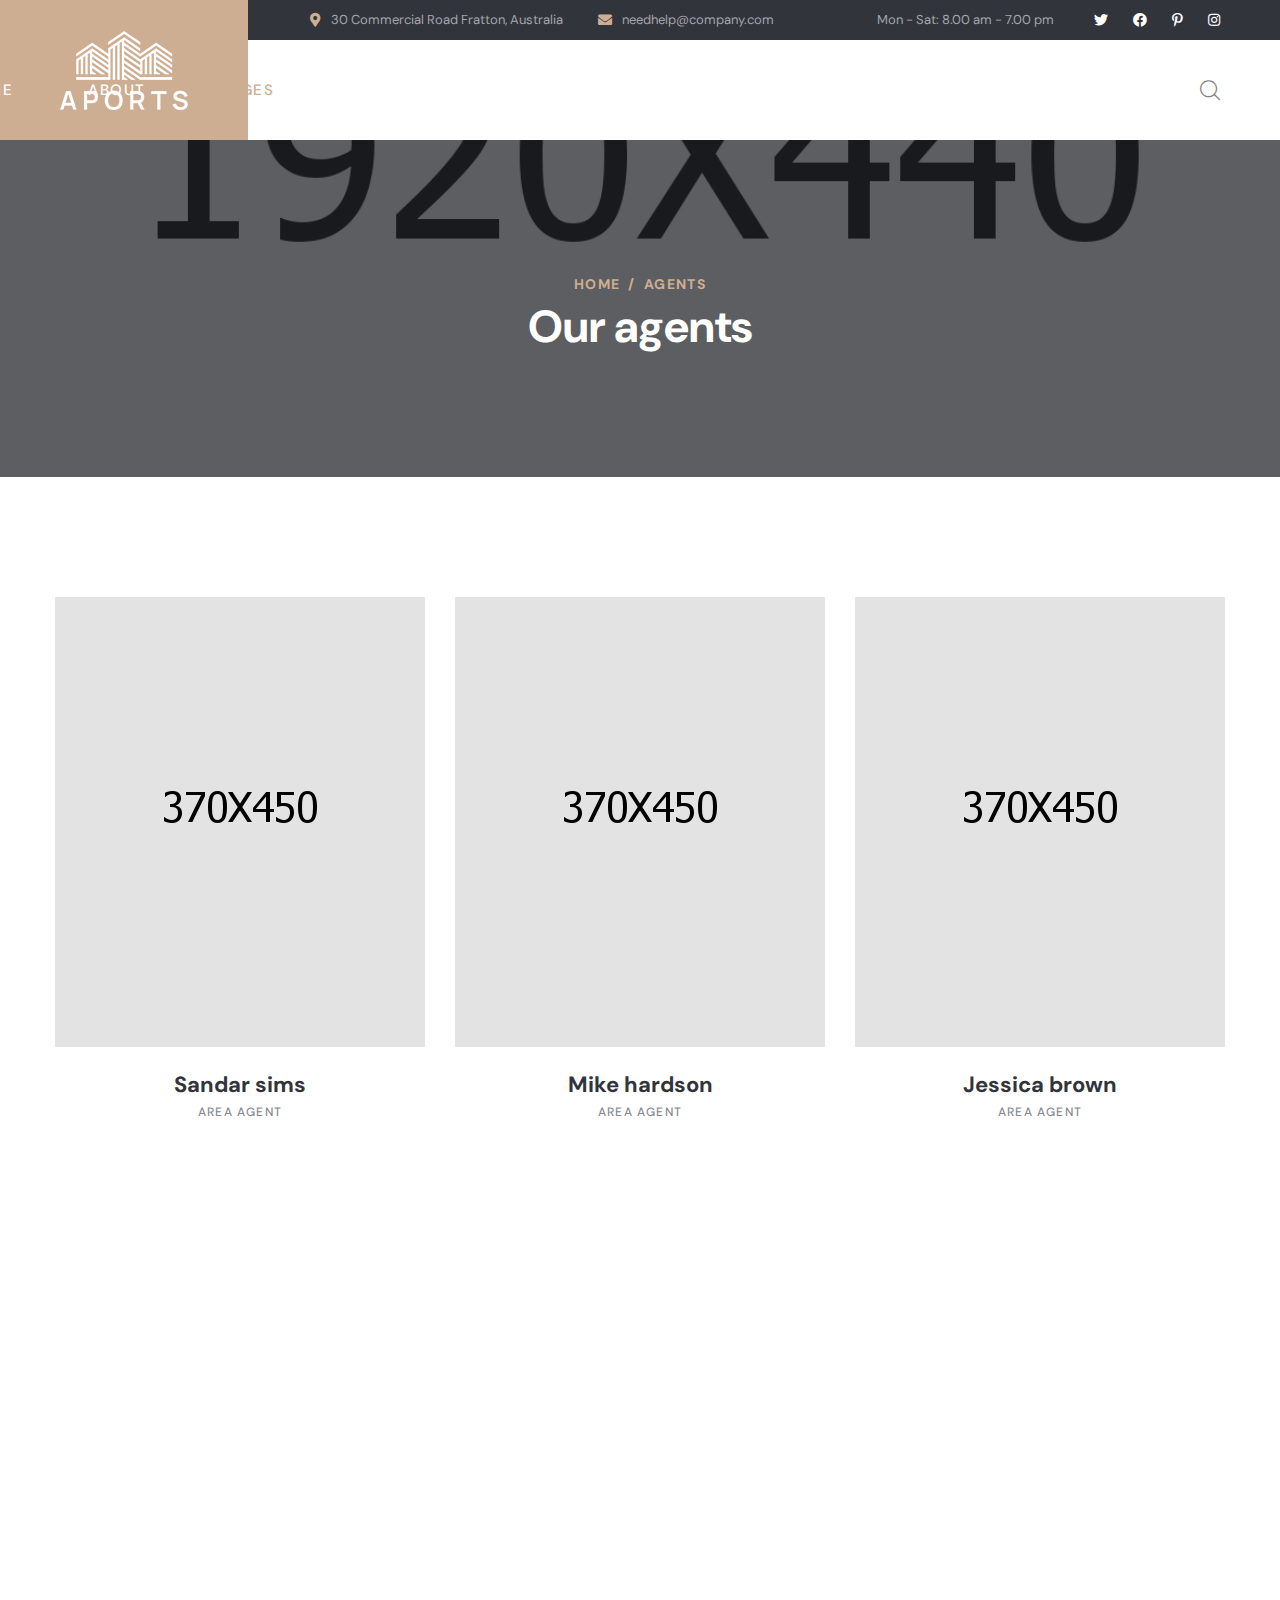
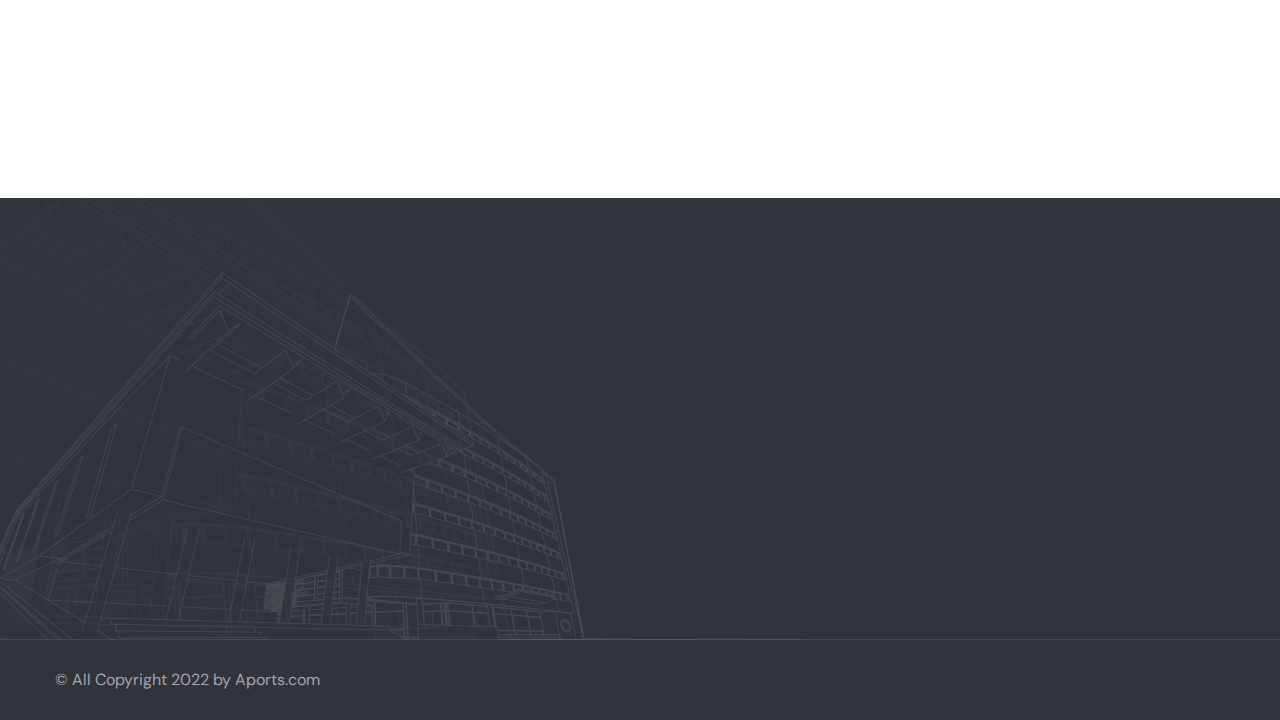
<file: agents.html>
<!DOCTYPE html>
<html lang="en">

<head>
    <meta charset="UTF-8" />
    <meta name="viewport" content="width=device-width, initial-scale=1.0" />
    <title> Agents || Aports || Aports HTML 5 Template </title>
    <!-- favicons Icons -->
    <link rel="apple-touch-icon" sizes="180x180" href="assets/images/favicons/apple-touch-icon.png" />
    <link rel="icon" type="image/png" sizes="32x32" href="assets/images/favicons/favicon-32x32.png" />
    <link rel="icon" type="image/png" sizes="16x16" href="assets/images/favicons/favicon-16x16.png" />
    <link rel="manifest" href="assets/images/favicons/site.webmanifest" />
    <meta name="description" content="Aports HTML 5 Template " />

    <!-- fonts -->
    <link rel="preconnect" href="https://fonts.googleapis.com">

    <link rel="preconnect" href="https://fonts.gstatic.com" crossorigin>

    <link
        href="https://fonts.googleapis.com/css2?family=DM+Sans:ital,wght@0,400;0,500;0,700;1,400;1,500;1,700&display=swap"
        rel="stylesheet">

    <link rel="stylesheet" href="assets/vendors/bootstrap/css/bootstrap.min.css" />
    <link rel="stylesheet" href="assets/vendors/animate/animate.min.css" />
    <link rel="stylesheet" href="assets/vendors/animate/custom-animate.css" />
    <link rel="stylesheet" href="assets/vendors/fontawesome/css/all.min.css" />
    <link rel="stylesheet" href="assets/vendors/jarallax/jarallax.css" />
    <link rel="stylesheet" href="assets/vendors/jquery-magnific-popup/jquery.magnific-popup.css" />
    <link rel="stylesheet" href="assets/vendors/nouislider/nouislider.min.css" />
    <link rel="stylesheet" href="assets/vendors/nouislider/nouislider.pips.css" />
    <link rel="stylesheet" href="assets/vendors/odometer/odometer.min.css" />
    <link rel="stylesheet" href="assets/vendors/swiper/swiper.min.css" />
    <link rel="stylesheet" href="assets/vendors/aports-icons/style.css">
    <link rel="stylesheet" href="assets/vendors/tiny-slider/tiny-slider.min.css" />
    <link rel="stylesheet" href="assets/vendors/reey-font/stylesheet.css" />
    <link rel="stylesheet" href="assets/vendors/owl-carousel/owl.carousel.min.css" />
    <link rel="stylesheet" href="assets/vendors/owl-carousel/owl.theme.default.min.css" />
    <link rel="stylesheet" href="assets/vendors/bxslider/jquery.bxslider.css" />
    <link rel="stylesheet" href="assets/vendors/bootstrap-select/css/bootstrap-select.min.css" />
    <link rel="stylesheet" href="assets/vendors/vegas/vegas.min.css" />
    <link rel="stylesheet" href="assets/vendors/jquery-ui/jquery-ui.css" />
    <link rel="stylesheet" href="assets/vendors/timepicker/timePicker.css" />

    <!-- template styles -->
    <link rel="stylesheet" href="assets/css/aports.css" />
    <link rel="stylesheet" href="assets/css/aports-responsive.css" />
</head>

<body class="custom-cursor">

    <div class="custom-cursor__cursor"></div>
    <div class="custom-cursor__cursor-two"></div>





    <div class="preloader">
        <div class="preloader__image"></div>
    </div>
    <!-- /.preloader -->


    <div class="page-wrapper">
        <header class="main-header">
            <div class="main-header__top">
                <div class="main-header__top-inner">
                    <div class="main-header__top-left">
                        <ul class="list-unstyled main-header__contact-list">
                            <li>
                                <div class="icon">
                                    <i class="fas fa-map-marker-alt"></i>
                                </div>
                                <div class="text">
                                    <p>30 Commercial Road Fratton, Australia</p>
                                </div>
                            </li>
                            <li>
                                <div class="icon">
                                    <i class="fas fa-envelope"></i>
                                </div>
                                <div class="text">
                                    <p><a href="mailto:needhelp@company.com">needhelp@company.com</a></p>
                                </div>
                            </li>
                        </ul>
                    </div>
                    <div class="main-header__top-right">
                        <div class="main-header__top-time">
                            <p>Mon - Sat: 8.00 am - 7.00 pm</p>
                        </div>
                        <div class="main-header__social">
                            <a href="#"><i class="fab fa-twitter"></i></a>
                            <a href="#"><i class="fab fa-facebook"></i></a>
                            <a href="#"><i class="fab fa-pinterest-p"></i></a>
                            <a href="#"><i class="fab fa-instagram"></i></a>
                        </div>
                    </div>
                </div>
            </div>
            <nav class="main-menu">
                <div class="main-menu__wrapper">
                    <div class="main-menu__wrapper-inner">
                        <div class="main-menu__left">
                            <div class="main-menu__logo">
                                <a href="index.html"><img src="assets/images/resources/logo-1.png" alt=""></a>
                            </div>
                        </div>
                        <div class="main-menu__main-menu-box">
                            <a href="#" class="mobile-nav__toggler"><i class="fa fa-bars"></i></a>
                            <ul class="main-menu__list">
                                <li class="dropdown">
                                    <a href="index.html">Home </a>
                                    <ul class="shadow-box">
                                        <li><a href="index.html">Home One</a></li>
                                        <li><a href="index2.html">Home Two</a></li>
                                        <li><a href="index3.html">Home Three</a></li>
                                        <li class="dropdown">
                                            <a href="#">Header Styles</a>
                                            <ul>
                                                <li><a href="index.html">Header One</a></li>
                                                <li><a href="index2.html">Header Two</a></li>
                                                <li><a href="index3.html">Header Three</a></li>
                                            </ul>
                                        </li>
                                    </ul>
                                </li>
                                <li>
                                    <a href="about.html">About</a>
                                </li>
                                <li class="dropdown current">
                                    <a href="#">Pages</a>
                                    <ul class="shadow-box">
                                        <li><a href="services.html">Services</a>
                                        </li>
                                        <li><a href="the-building.html">The Building</a>
                                        </li>
                                        <li><a href="agents.html">Agents</a></li>
                                        <li><a href="faq.html">FAQs</a></li>
                                    </ul>
                                </li>
                                <li class="dropdown">
                                    <a href="#">Appartments</a>
                                    <ul class="shadow-box">
                                        <li><a href="apartments.html">Apartments</a></li>
                                        <li><a href="apartment-details.html">Apartment Details</a></li>
                                    </ul>
                                </li>
                                <li class="dropdown">
                                    <a href="#">News</a>
                                    <ul class="shadow-box">
                                        <li><a href="news.html">News</a></li>
                                        <li><a href="news-details.html">News Details</a></li>
                                    </ul>
                                </li>
                                <li>
                                    <a href="contact.html">Contact</a>
                                </li>
                            </ul>
                        </div>
                        <div class="main-menu__right">
                            <div class="main-menu__search-btn-box">
                                <div class="main-menu__search-box">
                                    <a href="#" class="main-menu__search search-toggler icon-magnifying-glass"></a>
                                </div>
                                <div class="main-menu__btn-box">
                                    <a href="contact.html" class="thm-btn main-menu__btn">Schedule a Visit</a>
                                </div>
                            </div>
                        </div>
                    </div>
                </div>
            </nav>
        </header>

        <div class="stricky-header stricked-menu main-menu">
            <div class="sticky-header__content"></div><!-- /.sticky-header__content -->
        </div><!-- /.stricky-header -->

        <!--Page Header Start-->
        <section class="page-header">
            <div class="page-header-bg" style="background-image: url(assets/images/backgrounds/page-header-bg.jpg)">
            </div>
            <div class="container">
                <div class="page-header__inner">
                    <ul class="thm-breadcrumb list-unstyled">
                        <li><a href="index.html">Home</a></li>
                        <li><span>/</span></li>
                        <li>agents</li>
                    </ul>
                    <h2>Our agents</h2>
                </div>
            </div>
        </section>
        <!--Page Header End-->

        <!--Team Page Start-->
        <section class="team-page">
            <div class="container">
                <div class="row">
                    <!--Team Two Single Start-->
                    <div class="col-xl-4 col-lg-6 col-md-6 wow fadeInUp" data-wow-delay="100ms">
                        <div class="team-two__single">
                            <div class="team-two__img-box">
                                <div class="team-two__img">
                                    <img src="assets/images/team/team-two-img-1-1.jpg" alt="">
                                </div>
                                <div class="team-two__hover">
                                    <h3 class="team-two__hover-name"><a href="agents.html">Sandar sims</a></h3>
                                    <p class="team-two__hover-sub-title">Area agent</p>
                                    <div class="team-two__social">
                                        <a href="#"><i class="fab fa-twitter"></i></a>
                                        <a href="#"><i class="fab fa-facebook"></i></a>
                                        <a href="#"><i class="fab fa-pinterest-p"></i></a>
                                        <a href="#"><i class="fab fa-instagram"></i></a>
                                    </div>
                                </div>
                            </div>
                            <div class="team-two__content">
                                <h3 class="team-two__name"><a href="agents.html">Sandar sims</a></h3>
                                <p class="team-two__sub-title">Area agent</p>
                            </div>
                        </div>
                    </div>
                    <!--Team Two Single End-->
                    <!--Team Two Single Start-->
                    <div class="col-xl-4 col-lg-6 col-md-6 wow fadeInUp" data-wow-delay="200ms">
                        <div class="team-two__single">
                            <div class="team-two__img-box">
                                <div class="team-two__img">
                                    <img src="assets/images/team/team-two-img-1-2.jpg" alt="">
                                </div>
                                <div class="team-two__hover">
                                    <h3 class="team-two__hover-name"><a href="agents.html">Mike hardson</a></h3>
                                    <p class="team-two__hover-sub-title">Area agent</p>
                                    <div class="team-two__social">
                                        <a href="#"><i class="fab fa-twitter"></i></a>
                                        <a href="#"><i class="fab fa-facebook"></i></a>
                                        <a href="#"><i class="fab fa-pinterest-p"></i></a>
                                        <a href="#"><i class="fab fa-instagram"></i></a>
                                    </div>
                                </div>
                            </div>
                            <div class="team-two__content">
                                <h3 class="team-two__name"><a href="agents.html">Mike hardson</a></h3>
                                <p class="team-two__sub-title">Area agent</p>
                            </div>
                        </div>
                    </div>
                    <!--Team Two Single End-->
                    <!--Team Two Single Start-->
                    <div class="col-xl-4 col-lg-6 col-md-6 wow fadeInUp" data-wow-delay="300ms">
                        <div class="team-two__single">
                            <div class="team-two__img-box">
                                <div class="team-two__img">
                                    <img src="assets/images/team/team-two-img-1-3.jpg" alt="">
                                </div>
                                <div class="team-two__hover">
                                    <h3 class="team-two__hover-name"><a href="agents.html">Jessica brown</a></h3>
                                    <p class="team-two__hover-sub-title">Area agent</p>
                                    <div class="team-two__social">
                                        <a href="#"><i class="fab fa-twitter"></i></a>
                                        <a href="#"><i class="fab fa-facebook"></i></a>
                                        <a href="#"><i class="fab fa-pinterest-p"></i></a>
                                        <a href="#"><i class="fab fa-instagram"></i></a>
                                    </div>
                                </div>
                            </div>
                            <div class="team-two__content">
                                <h3 class="team-two__name"><a href="agents.html">Jessica brown</a></h3>
                                <p class="team-two__sub-title">Area agent</p>
                            </div>
                        </div>
                    </div>
                    <!--Team Two Single End-->
                    <!--Team Two Single Start-->
                    <div class="col-xl-4 col-lg-6 col-md-6 wow fadeInUp" data-wow-delay="400ms">
                        <div class="team-two__single">
                            <div class="team-two__img-box">
                                <div class="team-two__img">
                                    <img src="assets/images/team/team-two-img-1-5.jpg" alt="">
                                </div>
                                <div class="team-two__hover">
                                    <h3 class="team-two__hover-name"><a href="agents.html">David cooper</a></h3>
                                    <p class="team-two__hover-sub-title">Area agent</p>
                                    <div class="team-two__social">
                                        <a href="#"><i class="fab fa-twitter"></i></a>
                                        <a href="#"><i class="fab fa-facebook"></i></a>
                                        <a href="#"><i class="fab fa-pinterest-p"></i></a>
                                        <a href="#"><i class="fab fa-instagram"></i></a>
                                    </div>
                                </div>
                            </div>
                            <div class="team-two__content">
                                <h3 class="team-two__name"><a href="agents.html">David cooper</a></h3>
                                <p class="team-two__sub-title">Area agent</p>
                            </div>
                        </div>
                    </div>
                    <!--Team Two Single End-->
                    <!--Team Two Single Start-->
                    <div class="col-xl-4 col-lg-6 col-md-6 wow fadeInUp" data-wow-delay="500ms">
                        <div class="team-two__single">
                            <div class="team-two__img-box">
                                <div class="team-two__img">
                                    <img src="assets/images/team/team-two-img-1-6.jpg" alt="">
                                </div>
                                <div class="team-two__hover">
                                    <h3 class="team-two__hover-name"><a href="agents.html">Sarah albert</a></h3>
                                    <p class="team-two__hover-sub-title">Area agent</p>
                                    <div class="team-two__social">
                                        <a href="#"><i class="fab fa-twitter"></i></a>
                                        <a href="#"><i class="fab fa-facebook"></i></a>
                                        <a href="#"><i class="fab fa-pinterest-p"></i></a>
                                        <a href="#"><i class="fab fa-instagram"></i></a>
                                    </div>
                                </div>
                            </div>
                            <div class="team-two__content">
                                <h3 class="team-two__name"><a href="agents.html">Sarah albert</a></h3>
                                <p class="team-two__sub-title">Area agent</p>
                            </div>
                        </div>
                    </div>
                    <!--Team Two Single End-->
                    <!--Team Two Single Start-->
                    <div class="col-xl-4 col-lg-6 col-md-6 wow fadeInUp" data-wow-delay="600ms">
                        <div class="team-two__single">
                            <div class="team-two__img-box">
                                <div class="team-two__img">
                                    <img src="assets/images/team/team-two-img-1-4.jpg" alt="">
                                </div>
                                <div class="team-two__hover">
                                    <h3 class="team-two__hover-name"><a href="agents.html">Kevin martin</a></h3>
                                    <p class="team-two__hover-sub-title">Area agent</p>
                                    <div class="team-two__social">
                                        <a href="#"><i class="fab fa-twitter"></i></a>
                                        <a href="#"><i class="fab fa-facebook"></i></a>
                                        <a href="#"><i class="fab fa-pinterest-p"></i></a>
                                        <a href="#"><i class="fab fa-instagram"></i></a>
                                    </div>
                                </div>
                            </div>
                            <div class="team-two__content">
                                <h3 class="team-two__name"><a href="agents.html">Kevin martin</a></h3>
                                <p class="team-two__sub-title">Area agent</p>
                            </div>
                        </div>
                    </div>
                    <!--Team Two Single End-->
                </div>
            </div>
        </section>
        <!--Team Page End-->

        <!--Site Footer Start-->
        <footer class="site-footer">
            <div class="site-footer__top">
                <div class="site-footer__shape-1 float-bob-x">
                    <img src="assets/images/shapes/site-footer-shape-1.png" alt="">
                </div>
                <div class="container">
                    <div class="site-footer__top-inner">
                        <div class="row">
                            <div class="col-xl-4 col-lg-6 col-md-6 wow fadeInUp" data-wow-delay="100ms">
                                <div class="footer-widget__column footer-widget__about">
                                    <div class="footer-widget__about-text-box">
                                        <p class="footer-widget__about-text">Aports find out all the ways to enjoy
                                            modern and luxury residential life around the world.</p>
                                    </div>
                                    <div class="site-footer__social">
                                        <a href="#"><i class="fab fa-twitter"></i></a>
                                        <a href="#"><i class="fab fa-facebook"></i></a>
                                        <a href="#"><i class="fab fa-pinterest-p"></i></a>
                                        <a href="#"><i class="fab fa-instagram"></i></a>
                                    </div>
                                </div>
                            </div>
                            <div class="col-xl-2 col-lg-6 col-md-6 wow fadeInUp" data-wow-delay="200ms">
                                <div class="footer-widget__column footer-widget__Explore">
                                    <div class="footer-widget__title-box">
                                        <h3 class="footer-widget__title">Explore</h3>
                                    </div>
                                    <ul class="footer-widget__Explore-list list-unstyled">
                                        <li><a href="about.html">About</a></li>
                                        <li><a href="contact.html">Contact</a></li>
                                        <li><a href="about.html">Custom Widget</a></li>
                                        <li><a href="about.html">Shortcodes</a></li>
                                        <li><a href="about.html">Blank page</a></li>
                                    </ul>
                                </div>
                            </div>
                            <div class="col-xl-3 col-lg-6 col-md-6 wow fadeInUp" data-wow-delay="300ms">
                                <div class="footer-widget__column footer-widget__find">
                                    <div class="footer-widget__title-box">
                                        <h3 class="footer-widget__title">Find</h3>
                                    </div>
                                    <p class="footer-widget__find-text">30 Broklyn Golden Street, New <br> York United
                                        States of <br> America</p>
                                </div>
                            </div>
                            <div class="col-xl-3 col-lg-6 col-md-6 wow fadeInUp" data-wow-delay="400ms">
                                <div class="footer-widget__column footer-widget__Contact">
                                    <div class="footer-widget__title-box">
                                        <h3 class="footer-widget__title">Contact</h3>
                                    </div>
                                    <ul class="footer-widget__Contact-list list-unstyled">
                                        <li>
                                            <div class="icon">
                                                <span class="fas fa-phone-alt"></span>
                                            </div>
                                            <div class="text">
                                                <p><a href="tel:23425446680">+23 425 4466 80</a></p>
                                            </div>
                                        </li>
                                        <li>
                                            <div class="icon">
                                                <span class="fas fa-clock"></span>
                                            </div>
                                            <div class="text">
                                                <p>Mon - Sun: 8AM - 8PM</p>
                                            </div>
                                        </li>
                                        <li>
                                            <div class="icon">
                                                <span class="fas fa-envelope"></span>
                                            </div>
                                            <div class="text">
                                                <p><a href="mailto:needhelp@company.com">needhelp@company.com</a></p>
                                            </div>
                                        </li>
                                    </ul>
                                </div>
                            </div>
                        </div>
                    </div>
                </div>
            </div>
            <div class="site-footer__bottom">
                <div class="container">
                    <div class="row">
                        <div class="col-xl-12">
                            <div class="site-footer__bottom-inner">
                                <p class="site-footer__bottom-text">© All Copyright 2022 by <a href="#">Aports.com</a>
                                </p>
                            </div>
                        </div>
                    </div>
                </div>
            </div>
        </footer>
        <!--Site Footer End-->


    </div><!-- /.page-wrapper -->


    <div class="mobile-nav__wrapper">
        <div class="mobile-nav__overlay mobile-nav__toggler"></div>
        <!-- /.mobile-nav__overlay -->
        <div class="mobile-nav__content">
            <span class="mobile-nav__close mobile-nav__toggler"><i class="fa fa-times"></i></span>

            <div class="logo-box">
                <a href="index.html" aria-label="logo image"><img src="assets/images/resources/logo-3.png" width="122"
                        alt="" /></a>
            </div>
            <!-- /.logo-box -->
            <div class="mobile-nav__container"></div>
            <!-- /.mobile-nav__container -->

            <ul class="mobile-nav__contact list-unstyled">
                <li>
                    <i class="fa fa-envelope"></i>
                    <a href="mailto:needhelp@packageName__.com">needhelp@agrion.com</a>
                </li>
                <li>
                    <i class="fa fa-phone-alt"></i>
                    <a href="tel:666-888-0000">666 888 0000</a>
                </li>
            </ul><!-- /.mobile-nav__contact -->
            <div class="mobile-nav__top">
                <div class="mobile-nav__social">
                    <a href="#" class="fab fa-twitter"></a>
                    <a href="#" class="fab fa-facebook-square"></a>
                    <a href="#" class="fab fa-pinterest-p"></a>
                    <a href="#" class="fab fa-instagram"></a>
                </div><!-- /.mobile-nav__social -->
            </div><!-- /.mobile-nav__top -->



        </div>
        <!-- /.mobile-nav__content -->
    </div>
    <!-- /.mobile-nav__wrapper -->

    <div class="search-popup">
        <div class="search-popup__overlay search-toggler"></div>
        <!-- /.search-popup__overlay -->
        <div class="search-popup__content">
            <form action="#">
                <label for="search" class="sr-only">search here</label><!-- /.sr-only -->
                <input type="text" id="search" placeholder="Search Here..." />
                <button type="submit" aria-label="search submit" class="thm-btn">
                    <i class="icon-magnifying-glass"></i>
                </button>
            </form>
        </div>
        <!-- /.search-popup__content -->
    </div>
    <!-- /.search-popup -->

    <a href="#" data-target="html" class="scroll-to-target scroll-to-top"><i class="icon-right-arrow"></i></a>

    <script src="assets/vendors/jquery/jquery-3.6.0.min.js"></script>
    <script src="assets/vendors/bootstrap/js/bootstrap.bundle.min.js"></script>
    <script src="assets/vendors/jarallax/jarallax.min.js"></script>
    <script src="assets/vendors/jquery-ajaxchimp/jquery.ajaxchimp.min.js"></script>
    <script src="assets/vendors/jquery-appear/jquery.appear.min.js"></script>
    <script src="assets/vendors/jquery-circle-progress/jquery.circle-progress.min.js"></script>
    <script src="assets/vendors/jquery-magnific-popup/jquery.magnific-popup.min.js"></script>
    <script src="assets/vendors/jquery-validate/jquery.validate.min.js"></script>
    <script src="assets/vendors/nouislider/nouislider.min.js"></script>
    <script src="assets/vendors/odometer/odometer.min.js"></script>
    <script src="assets/vendors/swiper/swiper.min.js"></script>
    <script src="assets/vendors/tiny-slider/tiny-slider.min.js"></script>
    <script src="assets/vendors/wnumb/wNumb.min.js"></script>
    <script src="assets/vendors/wow/wow.js"></script>
    <script src="assets/vendors/isotope/isotope.js"></script>
    <script src="assets/vendors/countdown/countdown.min.js"></script>
    <script src="assets/vendors/owl-carousel/owl.carousel.min.js"></script>
    <script src="assets/vendors/bxslider/jquery.bxslider.min.js"></script>
    <script src="assets/vendors/bootstrap-select/js/bootstrap-select.min.js"></script>
    <script src="assets/vendors/vegas/vegas.min.js"></script>
    <script src="assets/vendors/jquery-ui/jquery-ui.js"></script>
    <script src="assets/vendors/timepicker/timePicker.js"></script>
    <script src="assets/vendors/circleType/jquery.circleType.js"></script>
    <script src="assets/vendors/circleType/jquery.lettering.min.js"></script>




    <!-- template js -->
    <script src="assets/js/aports.js"></script>
</body>

</html>
</file>
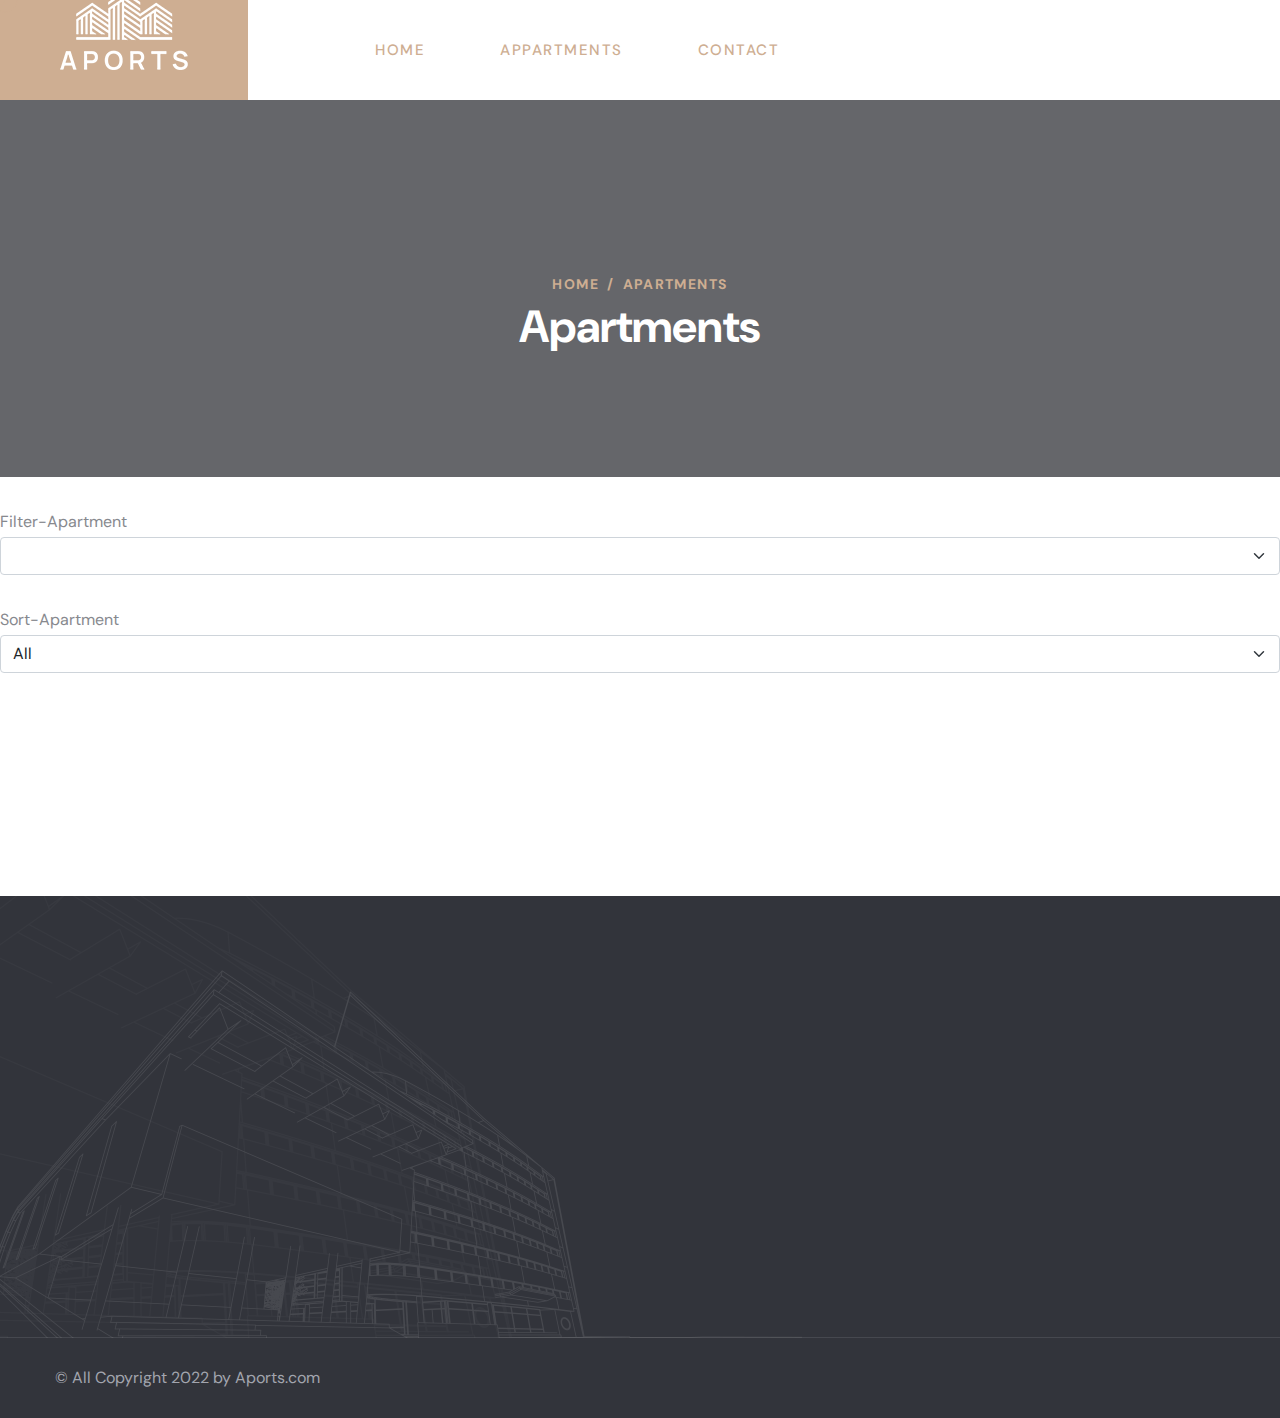
<file: apartments.html>
<!DOCTYPE html>
<html lang="en">

<head>
    <meta charset="UTF-8" />
    <meta name="viewport" content="width=device-width, initial-scale=1.0" />
    <title> Apartments || Aports || Aports HTML 5 Template </title>
    <!-- favicons Icons -->
    <link rel="apple-touch-icon" sizes="180x180" href="assets/images/favicons/apple-touch-icon.png" />
    <link rel="icon" type="image/png" sizes="32x32" href="assets/images/favicons/favicon-32x32.png" />
    <link rel="icon" type="image/png" sizes="16x16" href="assets/images/favicons/favicon-16x16.png" />
    <link rel="manifest" href="assets/images/favicons/site.webmanifest" />
    <meta name="description" content="Aports HTML 5 Template " />

    <!-- fonts -->
    <link rel="preconnect" href="https://fonts.googleapis.com">

    <link rel="preconnect" href="https://fonts.gstatic.com" crossorigin>

    <link
        href="https://fonts.googleapis.com/css2?family=DM+Sans:ital,wght@0,400;0,500;0,700;1,400;1,500;1,700&display=swap"
        rel="stylesheet">

    <link rel="stylesheet" href="assets/vendors/bootstrap/css/bootstrap.min.css" />
    <link rel="stylesheet" href="assets/vendors/animate/animate.min.css" />
    <link rel="stylesheet" href="assets/vendors/animate/custom-animate.css" />
    <link rel="stylesheet" href="assets/vendors/fontawesome/css/all.min.css" />
    <link rel="stylesheet" href="assets/vendors/jarallax/jarallax.css" />
    <link rel="stylesheet" href="assets/vendors/jquery-magnific-popup/jquery.magnific-popup.css" />
    <link rel="stylesheet" href="assets/vendors/nouislider/nouislider.min.css" />
    <link rel="stylesheet" href="assets/vendors/nouislider/nouislider.pips.css" />
    <link rel="stylesheet" href="assets/vendors/odometer/odometer.min.css" />
    <link rel="stylesheet" href="assets/vendors/swiper/swiper.min.css" />
    <link rel="stylesheet" href="assets/vendors/aports-icons/style.css">
    <link rel="stylesheet" href="assets/vendors/tiny-slider/tiny-slider.min.css" />
    <link rel="stylesheet" href="assets/vendors/reey-font/stylesheet.css" />
    <link rel="stylesheet" href="assets/vendors/owl-carousel/owl.carousel.min.css" />
    <link rel="stylesheet" href="assets/vendors/owl-carousel/owl.theme.default.min.css" />
    <link rel="stylesheet" href="assets/vendors/bxslider/jquery.bxslider.css" />
    <link rel="stylesheet" href="assets/vendors/bootstrap-select/css/bootstrap-select.min.css" />
    <link rel="stylesheet" href="assets/vendors/vegas/vegas.min.css" />
    <link rel="stylesheet" href="assets/vendors/jquery-ui/jquery-ui.css" />
    <link rel="stylesheet" href="assets/vendors/timepicker/timePicker.css" />

    <!-- template styles -->
    <link rel="stylesheet" href="assets/css/aports.css" />
    <link rel="stylesheet" href="assets/css/aports-responsive.css" />
</head>

<body class="custom-cursor">

    <div class="custom-cursor__cursor"></div>
    <div class="custom-cursor__cursor-two"></div>

    <div class="preloader">
        <div class="preloader__image"></div>
    </div>
   
    <div class="page-wrapper">
        <header class="main-header">
        <nav class="main-menu">
            <div class="main-menu__wrapper">
                <div class="main-menu__wrapper-inner">
                    <div class="main-menu__left">
                        <div class="main-menu__logo">
                            <a href="index.html"><img src="assets/images/resources/logo-1.png" alt=""></a>
                        </div>
                    </div>
                    <div class="main-menu__main-menu-box">
                        <a href="#" class="mobile-nav__toggler"><i class="fa fa-bars"></i></a>
                        <ul class="main-menu__list">
                            <li class="current" class="dropdown" >
                                <a href="./index.html">Home </a>
                            </li>
                            <li class="current" class="dropdown" >
                                <a href="#">Appartments</a>
                                <ul class="shadow-box">
                                    <li><a href="./apartments.html">Apartments</a></li>
                                    <li><a href="./apartment-details.html">Apartment Details</a></li>
                                </ul>
                            </li>
                            <li class="current">
                                <a href="./contact.html">Contact</a>
                            </li>
                             <li class="current">
                                    <div class="sessionexpire"></div>
                                </li>
                        </ul>
                    </div>
                    <!-- <div class="main-menu__right">
                        <div class="main-menu__search-btn-box">
                            <div class="main-menu__search-box">
                                <a href="#" class="main-menu__search search-toggler icon-magnifying-glass"></a>
                            </div>
                            <div class="main-menu__btn-box">
                                <a href="contact.html" class="thm-btn main-menu__btn">Schedule a Visit</a>
                            </div>
                        </div>
                    </div> -->
                </div>
            </div>
        </nav>
       </header> 
         <div class="stricky-header stricked-menu main-menu">
            <div class="sticky-header__content"></div><!-- /.sticky-header__content -->
        </div><!-- /.stricky-header -->
        <!--Page Header Start-->
        <section class="page-header">
            <div class="page-header-bg" style="background-image: url(https://res.cloudinary.com/sentral/image/upload/w_1000,h_1000,q_auto:eco,c_fill/f_auto/v1684782440/miro_hero_building_exterior_2000x1125.jpg)">
            </div>
            <div class="container">
                <div class="page-header__inner">
                    <ul class="thm-breadcrumb list-unstyled">
                        <li><a href="index.html">Home</a></li>
                        <li><span>/</span></li>
                        <li>Apartments</li>
                    </ul>
                    <h2>Apartments</h2>
                </div>
            </div>
        </section>
        <br>
        <!-- filter according to name of apartment -->
         <label >Filter-Apartment</label>
        <select class="form-select"  aria-label="Default select example" aria-placeholder="filter">
        </select>
        <br>
        <!-- sorting according to rent of apartment -->
        <label >Sort-Apartment</label>
        <select class="form-select" id="sortSelect"  aria-label="Sort">
        <option value="All">All</option>
        <option value="desc">High to Low</option>
        <option value="asc">Low to High</option>
        </select>
        <!--Page Header End-->
        <!--Apartments Page Start-->
        <section class="apartments-page">
            <div class="container">
                <div class="row">
                    <!--Apartments Two Single Start-->
                    <div class="col-xl-4 col-lg-6 col-md-6 wow fadeInUp" data-wow-delay="100ms">
                        <div class="apartments-two__single">
                            <!-- <div class="apartments-two__img">
                                <img src="https://w0.peakpx.com/wallpaper/696/231/HD-wallpaper-luxury-apartment-modern-interior-living-room-two-storey-apartment-minimalism-modern-design.jpg" alt="">
                            </div>
                            <div class="apartments-two__content">
                                <div class="apartments-two__content-left">
                                    <h3 class="apartments-two__title"><a href="apartment-details.html">Luxury
                                            apartment</a></h3>
                                    <p class="apartments-two__tagline">Explore now</p>
                                </div>
                                <div class="apartments-two__content-right">
                                    <a href="apartment-details.html" class="apartments-two__btn thm-btn">120 m2</a>
                                </div>
                            </div> -->
                        </div>
                    </div>
   
                </div>
            </div>
        </section>
        <!--Apartments Page End-->
        <br>
        <!-- pagination  -->
        <nav aria-label="Page navigation example">
            <ul class="pagination">
                <!-- <li class="page-item">
                <button class="page-link"  aria-label="Previous">
                    <span aria-hidden="true">&laquo;</span>
                </button>
                </li> -->
                <!-- <li class="page-item"><a class="page-link" href="#">1</a></li>
                <li class="page-item"><a class="page-link" href="#">2</a></li>
                <li class="page-item"><a class="page-link" href="#">3</a></li> -->
                <!-- <li class="page-item">
                <button class="page-link" aria-label="Next">
                    <span aria-hidden="true">&raquo;</span>
                </button>
                </li> -->
            </ul>
            </nav>
          <br>
        <!--Site Footer Start-->
        <footer class="site-footer">
            <div class="site-footer__top">
                <div class="site-footer__shape-1 float-bob-x">
                    <img src="assets/images/shapes/site-footer-shape-1.png" alt="">
                </div>
                <div class="container">
                    <div class="site-footer__top-inner">
                        <div class="row">
                            <div class="col-xl-4 col-lg-6 col-md-6 wow fadeInUp" data-wow-delay="100ms">
                                <div class="footer-widget__column footer-widget__about">
                                    <div class="footer-widget__about-text-box">
                                        <p class="footer-widget__about-text">Aports find out all the ways to enjoy
                                            modern and luxury residential life around the world.</p>
                                    </div>
                                    <div class="site-footer__social">
                                        <a href="#"><i class="fab fa-twitter"></i></a>
                                        <a href="#"><i class="fab fa-facebook"></i></a>
                                        <a href="#"><i class="fab fa-pinterest-p"></i></a>
                                        <a href="#"><i class="fab fa-instagram"></i></a>
                                    </div>
                                </div>
                            </div>
                            <div class="col-xl-2 col-lg-6 col-md-6 wow fadeInUp" data-wow-delay="200ms">
                                <div class="footer-widget__column footer-widget__Explore">
                                    <div class="footer-widget__title-box">
                                        <h3 class="footer-widget__title">Explore</h3>
                                    </div>
                                    <ul class="footer-widget__Explore-list list-unstyled">
                                        <li><a href="about.html">About</a></li>
                                        <li><a href="contact.html">Contact</a></li>
                                        <li><a href="about.html">Custom Widget</a></li>
                                        <li><a href="about.html">Shortcodes</a></li>
                                        <li><a href="about.html">Blank page</a></li>
                                    </ul>
                                </div>
                            </div>
                            <div class="col-xl-3 col-lg-6 col-md-6 wow fadeInUp" data-wow-delay="300ms">
                                <div class="footer-widget__column footer-widget__find">
                                    <div class="footer-widget__title-box">
                                        <h3 class="footer-widget__title">Find</h3>
                                    </div>
                                    <p class="footer-widget__find-text">30 Broklyn Golden Street, New <br> York United
                                        States of <br> America</p>
                                </div>
                            </div>
                            <div class="col-xl-3 col-lg-6 col-md-6 wow fadeInUp" data-wow-delay="400ms">
                                <div class="footer-widget__column footer-widget__Contact">
                                    <div class="footer-widget__title-box">
                                        <h3 class="footer-widget__title">Contact</h3>
                                    </div>
                                    <ul class="footer-widget__Contact-list list-unstyled">
                                        <li>
                                            <div class="icon">
                                                <span class="fas fa-phone-alt"></span>
                                            </div>
                                            <div class="text">
                                                <p><a href="tel:23425446680">+23 425 4466 80</a></p>
                                            </div>
                                        </li>
                                        <li>
                                            <div class="icon">
                                                <span class="fas fa-clock"></span>
                                            </div>
                                            <div class="text">
                                                <p>Mon - Sun: 8AM - 8PM</p>
                                            </div>
                                        </li>
                                        <li>
                                            <div class="icon">
                                                <span class="fas fa-envelope"></span>
                                            </div>
                                            <div class="text">
                                                <p><a href="mailto:needhelp@company.com">needhelp@company.com</a></p>
                                            </div>
                                        </li>
                                    </ul>
                                </div>
                            </div>
                        </div>
                    </div>
                </div>
            </div>
            <div class="site-footer__bottom">
                <div class="container">
                    <div class="row">
                        <div class="col-xl-12">
                            <div class="site-footer__bottom-inner">
                                <p class="site-footer__bottom-text">© All Copyright 2022 by <a href="#">Aports.com</a>
                                </p>
                            </div>
                        </div>
                    </div>
                </div>
            </div>
        </footer>
        <!--Site Footer End-->
    </div><!-- /.page-wrapper -->
    <div class="mobile-nav__wrapper">
        <div class="mobile-nav__overlay mobile-nav__toggler"></div>
        <!-- /.mobile-nav__overlay -->
        <div class="mobile-nav__content">
            <span class="mobile-nav__close mobile-nav__toggler"><i class="fa fa-times"></i></span>

            <div class="logo-box">
                <a href="index.html" aria-label="logo image"><img src="assets/images/resources/logo-3.png" width="122"
                        alt="" /></a>
            </div>
            <!-- /.logo-box -->
            <div class="mobile-nav__container"></div>
            <!-- /.mobile-nav__container -->
            <ul class="mobile-nav__contact list-unstyled">
                <li>
                    <i class="fa fa-envelope"></i>
                    <a href="mailto:needhelp@packageName__.com">needhelp@agrion.com</a>
                </li>
                <li>
                    <i class="fa fa-phone-alt"></i>
                    <a href="tel:666-888-0000">666 888 0000</a>
                </li>
            </ul><!-- /.mobile-nav__contact -->
            <div class="mobile-nav__top">
                <div class="mobile-nav__social">
                    <a href="#" class="fab fa-twitter"></a>
                    <a href="#" class="fab fa-facebook-square"></a>
                    <a href="#" class="fab fa-pinterest-p"></a>
                    <a href="#" class="fab fa-instagram"></a>
                </div><!-- /.mobile-nav__social -->
            </div><!-- /.mobile-nav__top -->
        </div>
        <!-- /.mobile-nav__content -->
    </div>
    <!-- /.mobile-nav__wrapper -->
    <div class="search-popup">
        <div class="search-popup__overlay search-toggler"></div>
        <!-- /.search-popup__overlay -->
        <div class="search-popup__content">
            <form action="#">
                <label for="search" class="sr-only">search here</label><!-- /.sr-only -->
                <input type="text" id="search" placeholder="Search Here..." />
                <button type="submit" aria-label="search submit" class="thm-btn">
                    <i class="icon-magnifying-glass"></i>
                </button>
            </form>
        </div>
        <!-- /.search-popup__content -->
    </div>
    <!-- /.search-popup -->
    <a href="#" data-target="html" class="scroll-to-target scroll-to-top"><i class="icon-right-arrow"></i></a>
    <script src="assets/vendors/jquery/jquery-3.6.0.min.js"></script>
    <script src="assets/vendors/bootstrap/js/bootstrap.bundle.min.js"></script>
    <script src="assets/vendors/jarallax/jarallax.min.js"></script>
    <script src="assets/vendors/jquery-ajaxchimp/jquery.ajaxchimp.min.js"></script>
    <script src="assets/vendors/jquery-appear/jquery.appear.min.js"></script>
    <script src="assets/vendors/jquery-circle-progress/jquery.circle-progress.min.js"></script>
    <script src="assets/vendors/jquery-magnific-popup/jquery.magnific-popup.min.js"></script>
    <script src="assets/vendors/jquery-validate/jquery.validate.min.js"></script>
    <script src="assets/vendors/nouislider/nouislider.min.js"></script>
    <script src="assets/vendors/odometer/odometer.min.js"></script>
    <script src="assets/vendors/swiper/swiper.min.js"></script>
    <script src="assets/vendors/tiny-slider/tiny-slider.min.js"></script>
    <script src="assets/vendors/wnumb/wNumb.min.js"></script>
    <script src="assets/vendors/wow/wow.js"></script>
    <script src="assets/vendors/isotope/isotope.js"></script>
    <script src="assets/vendors/countdown/countdown.min.js"></script>
    <script src="assets/vendors/owl-carousel/owl.carousel.min.js"></script>
    <script src="assets/vendors/bxslider/jquery.bxslider.min.js"></script>
    <script src="assets/vendors/bootstrap-select/js/bootstrap-select.min.js"></script>
    <script src="assets/vendors/vegas/vegas.min.js"></script>
    <script src="assets/vendors/jquery-ui/jquery-ui.js"></script>
    <script src="assets/vendors/timepicker/timePicker.js"></script>
    <script src="assets/vendors/circleType/jquery.circleType.js"></script>
    <script src="assets/vendors/circleType/jquery.lettering.min.js"></script>
    <!-- template js -->
    <script src="assets/js/aports.js"></script>
</body>
</html>
<script>
    var token = JSON.parse(localStorage.getItem("token"));
      if (token && token.token) {
        var expire = token.expiresIn;;
        tokenExpire(expire);
    }
    let apartmentData;
    const base = "http://localhost:8080/";
    let apartment = document.querySelector(".apartments-two__single");
    function displayApartment(data){
        apartment.innerHTML="";
        data.forEach((ele)=>{
           // console.log(ele,ele._id);
            let div = document.createElement("div");
            div.setAttribute("class","apartments-two__img");
            let img = document.createElement("img");
            img.src = `${base + ele.apartmentImage}`;
            div.append(img);
            let ContentDiv = document.createElement("div");
            ContentDiv.setAttribute("class","apartments-two__content");
            let contentLeft = document.createElement("div");
            contentLeft.setAttribute("class","apartments-two__content-left");
            let title = document.createElement("h3");
            title.setAttribute("class","apartments-two__title");
            let titleA = document.createElement("a");
            titleA.textContent = ele.title;
            title.append(titleA);
            let text = document.createElement("p");
            text.setAttribute("class","apartments-two__tagline");
            text.textContent = ele.typeofApartment;
            contentLeft.append(title,text);
            ContentDiv.append(contentLeft);
            let buttonDiv = document.createElement("div");
            buttonDiv.setAttribute("class","apartments-two__content-right");
            let buttontext = document.createElement("a");
            buttontext.setAttribute("class","apartments-two__btn thm-btn");
            buttontext.textContent="view";
            buttontext.href = "./apartment-details.html?id=" + ele._id;
            buttonDiv.append(buttontext);
            ContentDiv.append(contentLeft,buttonDiv)
            apartment.append(div,ContentDiv)
        })
    }
    let page =1;
    let limit = 10;
    let total;
  async function pagination(page){
        let data = await fetch(`http://localhost:8080/apartment/filter?page=${page}&limit=${limit}`,{
                 method:"GET",
            headers:{
                Authorization:`Bearer ${token.token}`,
                 "Content-Type":"application/json",
            }
        })
        let res = await data.json();
        console.log(res.results, res.paginationInfo,res);
       // displayFilter(title)
       apartmentData=res.results;
        displayApartment(res.results)
        displaySelectGroupt(res.results);
        updatePagination(res.paginationInfo)
    }
    function updatePagination(info){
        const container = document.querySelector(".pagination");
        container.innerHTML="";
        //previous button 
        const previous = document.createElement("li");
        const button = document.createElement("button");
        button.classList.add("page-link");
        button.setAttribute("aria-label","previous");
        button.innerHTML=`<span aria-hidden="true">&laquo;</span>`;
        button.addEventListener("click",prevPage)
        previous.appendChild(button);
        container.appendChild(previous);
        //page number
        total=info.totalPages;
        for(let i=1;i<=info.totalPages;i++){
         const index = document.createElement("li");
         const indexButton = document.createElement("button");
         indexButton.textContent = i;
         indexButton.addEventListener("click", function(event){
            event.preventDefault();
            page = i;
            pagination(i);
            updateActiveLink(i)
         })
         if(i === page){
            indexButton.classList.add("active")
         }
         index.appendChild(indexButton);
         container.appendChild(index);
        }
        //next button
         const next = document.createElement("li");
        const nextButton = document.createElement("button");
        nextButton.classList.add("page-link");
        nextButton.setAttribute("aria-label","previous");
        nextButton.innerHTML=`<span aria-hidden="true">&raquo;</span>`
        nextButton.addEventListener("click", nextPage)
        next.appendChild(nextButton);
        container.appendChild(next)
    }
       function updateActiveLink(pageNumber) {
            const links = document.querySelectorAll('.pagination li a');
            links.forEach(link => {
                const linkPageNumber = parseInt(link.textContent);
                if (linkPageNumber === pageNumber) {
                    link.classList.add('active');
                } else {
                    link.classList.remove('active');
                }
            });
        }
   function prevPage() {
            if (page > 1) {
                page--;
                pagination(page);
                updateActiveLink(page);
            }
        }

        function nextPage() {
            if (page < total) {
                page++;
                pagination(page);
                updateActiveLink(page);
            }
        }

        //filter functionality
let filterSelect = document.querySelector(".form-select");
filterSelect.setAttribute("aria-label","filterApartment")
filterSelect.setAttribute("placeholder","select-tag")
function displaySelectGroupt(data){
    filterSelect.innerHTML="";
     let allOption = document.createElement("option");
    allOption.textContent = "All";
    allOption.value = ""; // Set an empty value for the "All" option
    filterSelect.appendChild(allOption);
    data.map((item)=>{
        let option = document.createElement("option");
        option.textContent = item.title;
        option.setAttribute(option.value,item.title)
        filterSelect.append(option)
    })
         filterSelect.addEventListener("change", function(e) {
        let selectedValue = e.target.value;
        if(selectedValue ===""){
            pagination(page)
        }else{
            displayFilter(selectedValue)
        }
    });
}
async function displayFilter(title){
let data = await fetch(`http://localhost:8080/apartment/filter?title=${title}`,{
                     method:"GET",
                    headers:{
                        Authorization:`Bearer ${token.token}`,
                        "Content-Type":"application/json",
                    }
})
const res = await data.json();
displayApartment(res.results)
}
//sort functionality
let sortSelect=document.getElementById("sortSelect")
sortSelect.addEventListener("change", function(e){
    let select = e.target.value;
    if(select === "All"){
        pagination(page)
    }else{
        displaySort(select)
    }
})
    async function displaySort(value){
        let sort = await fetch(`http://localhost:8080/apartment/filter?sortBy=price&sortOrder=${value}`,{
            method:"GET",
            headers:{
                Authorization:`Bearer ${token.token}`,
                "Content-Type":"application/json",
            }
        })
        const data = await sort.json();
        displayApartment(data.results)
    }
pagination(page);
document.querySelector("form").addEventListener("submit", search);
async  function search(e){
    e.preventDefault();
    let text = document.getElementById("search").value;
  try{
    let search = await fetch(`http://localhost:8080/apartment/search?q=${text}`,{
        method:"GET",
        headers:{
               Authorization:`Bearer ${token.token}`,
                "Content-Type":"application/json",
        }
    });
    let res = await search.json();
    displayApartment(res.search.results);
  }catch(err){
    console.log(err.message)
  }
}
function tokenExpire(expire) {
   const token = new Date(expire);
const interval = setInterval(() => {
    const currentTime = Math.floor(Date.now() / 1000); // Current time in seconds
    const difference = (token - currentTime) ; // Difference in seconds
    if (difference <= 0) {
        clearInterval(interval);
        document.querySelector(".sessionexpire").innerText = "Session expire";
        localStorage.removeItem("token");
           setTimeout(()=>{
            window.location.href="./login.html";
           },5000)
        return;
    }
    const hours = Math.floor(difference / 3600);
    const minutes = Math.floor((difference % 3600) / 60);
    const seconds = Math.floor(difference % 60);
    // Format the expiration time
    document.querySelector(".sessionexpire").innerText =`${hours < 10 ? "0" + hours : hours}:${minutes < 10 ? "0" + minutes : minutes}:${seconds < 10 ? "0" + seconds : seconds}`;
}, 1000);

    // Calculate hours, minutes, and seconds
}

</script>
</file>
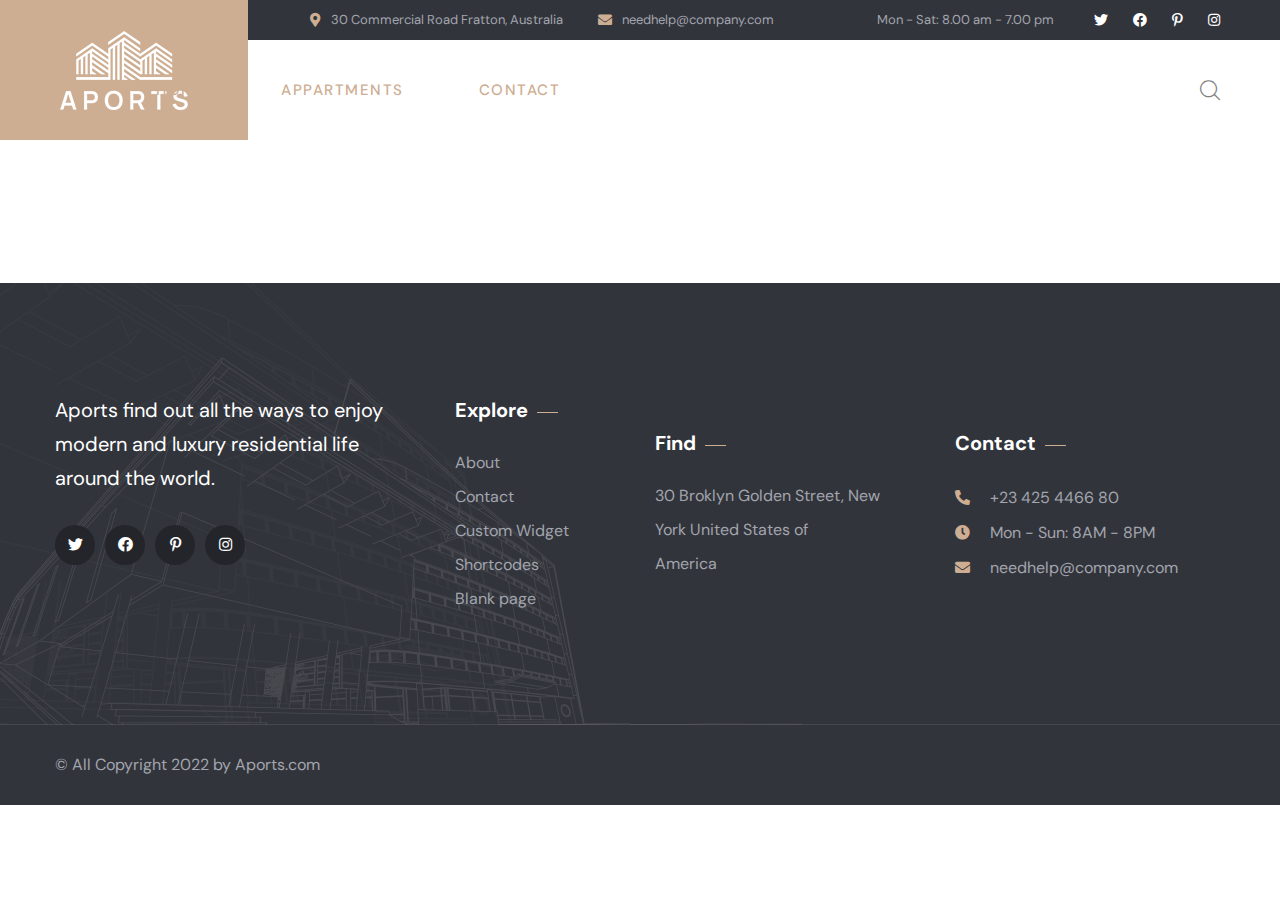
<file: cart.html>
<!DOCTYPE html>
<html lang="en">

<head>
    <meta charset="UTF-8" />
    <meta name="viewport" content="width=device-width, initial-scale=1.0" />
    <title> The Building || Aports || Aports HTML 5 Template </title>
    <!-- favicons Icons -->
    <link rel="apple-touch-icon" sizes="180x180" href="assets/images/favicons/apple-touch-icon.png" />
    <link rel="icon" type="image/png" sizes="32x32" href="assets/images/favicons/favicon-32x32.png" />
    <link rel="icon" type="image/png" sizes="16x16" href="assets/images/favicons/favicon-16x16.png" />
    <link rel="manifest" href="assets/images/favicons/site.webmanifest" />
    <meta name="description" content="Aports HTML 5 Template " />

    <!-- fonts -->
    <link rel="preconnect" href="https://fonts.googleapis.com">

    <link rel="preconnect" href="https://fonts.gstatic.com" crossorigin>

    <link
        href="https://fonts.googleapis.com/css2?family=DM+Sans:ital,wght@0,400;0,500;0,700;1,400;1,500;1,700&display=swap"
        rel="stylesheet">

    <link rel="stylesheet" href="assets/vendors/bootstrap/css/bootstrap.min.css" />
    <link rel="stylesheet" href="assets/vendors/animate/animate.min.css" />
    <link rel="stylesheet" href="assets/vendors/animate/custom-animate.css" />
    <link rel="stylesheet" href="assets/vendors/fontawesome/css/all.min.css" />
    <link rel="stylesheet" href="assets/vendors/jarallax/jarallax.css" />
    <link rel="stylesheet" href="assets/vendors/jquery-magnific-popup/jquery.magnific-popup.css" />
    <link rel="stylesheet" href="assets/vendors/nouislider/nouislider.min.css" />
    <link rel="stylesheet" href="assets/vendors/nouislider/nouislider.pips.css" />
    <link rel="stylesheet" href="assets/vendors/odometer/odometer.min.css" />
    <link rel="stylesheet" href="assets/vendors/swiper/swiper.min.css" />
    <link rel="stylesheet" href="assets/vendors/aports-icons/style.css">
    <link rel="stylesheet" href="assets/vendors/tiny-slider/tiny-slider.min.css" />
    <link rel="stylesheet" href="assets/vendors/reey-font/stylesheet.css" />
    <link rel="stylesheet" href="assets/vendors/owl-carousel/owl.carousel.min.css" />
    <link rel="stylesheet" href="assets/vendors/owl-carousel/owl.theme.default.min.css" />
    <link rel="stylesheet" href="assets/vendors/bxslider/jquery.bxslider.css" />
    <link rel="stylesheet" href="assets/vendors/bootstrap-select/css/bootstrap-select.min.css" />
    <link rel="stylesheet" href="assets/vendors/vegas/vegas.min.css" />
    <link rel="stylesheet" href="assets/vendors/jquery-ui/jquery-ui.css" />
    <link rel="stylesheet" href="assets/vendors/timepicker/timePicker.css" />

    <!-- template styles -->
    <link rel="stylesheet" href="assets/css/aports.css" />
    <link rel="stylesheet" href="assets/css/aports-responsive.css" />
</head>

<body class="custom-cursor">
    <div class="custom-cursor__cursor"></div>
    <div class="custom-cursor__cursor-two"></div>
    <div class="preloader">
        <div class="preloader__image"></div>
    </div>
         <div class="stricky-header stricked-menu main-menu">
            <div class="sticky-header__content"></div><!-- /.sticky-header__content -->
        </div><!-- /.stricky-header -->

    <!-- /.preloader -->
    <div class="page-wrapper">
         <header class="main-header">
            <div class="main-header__top">
                <div class="main-header__top-inner">
                    <div class="main-header__top-left">
                        <ul class="list-unstyled main-header__contact-list">
                            <li>
                                <div class="icon">
                                    <i class="fas fa-map-marker-alt"></i>
                                </div>
                                <div class="text">
                                    <p>30 Commercial Road Fratton, Australia</p>
                                </div>
                            </li>
                            <li>
                                <div class="icon">
                                    <i class="fas fa-envelope"></i>
                                </div>
                                <div class="text">
                                    <p><a href="mailto:needhelp@company.com">needhelp@company.com</a></p>
                                </div>
                            </li>
                        </ul>
                    </div>
                    <div class="main-header__top-right">
                        <div class="main-header__top-time">
                            <p>Mon - Sat: 8.00 am - 7.00 pm</p>
                        </div>
                        <div class="main-header__social">
                            <a href="#"><i class="fab fa-twitter"></i></a>
                            <a href="#"><i class="fab fa-facebook"></i></a>
                            <a href="#"><i class="fab fa-pinterest-p"></i></a>
                            <a href="#"><i class="fab fa-instagram"></i></a>
                        </div>
                    </div>
                </div>
            </div>
               <nav class="main-menu">
            <div class="main-menu__wrapper">
                <div class="main-menu__wrapper-inner">
                    <div class="main-menu__left">
                        <div class="main-menu__logo">
                            <a href="index.html"><img src="assets/images/resources/logo-1.png" alt=""></a>
                        </div>
                    </div>
                    <div class="main-menu__main-menu-box">
                        <a href="#" class="mobile-nav__toggler"><i class="fa fa-bars"></i></a>
                        <ul class="main-menu__list">
                            <li class="current" class="dropdown" >
                                <a href="index.html">Home </a>
                            </li>
                            <li class="current" class="dropdown" >
                                <a href="#">Appartments</a>
                                <ul class="shadow-box">
                                    <li><a href="apartments.html">Apartments</a></li>
                                    <li><a href="apartment-details.html">Apartment Details</a></li>
                                </ul>
                            </li>
                            <li class="current">
                                <a href="contact.html">Contact</a>
                            </li>
                        </ul>
                    </div>
                    <div class="main-menu__right">
                        <div class="main-menu__search-btn-box"> 
                            <div class="main-menu__search-box">
                                <a href="#" class="main-menu__search search-toggler icon-magnifying-glass"></a>
                            </div>
                            <div class="main-menu__btn-box">
                                <a href="contact.html" class="thm-btn main-menu__btn">Schedule a Visit</a>
                            </div>
                        </div> 
                    </div>
                </div>
            </div>
        </nav>
        </header> 
        <br>
        <!--Page Header Start-->
        <!--Page Header End-->
         <section class="contact-two">
        </section>
        <!--Site Footer Start-->
        <footer class="site-footer">
            <div class="site-footer__top">
                <div class="site-footer__shape-1 float-bob-x">
                    <img src="assets/images/shapes/site-footer-shape-1.png" alt="">
                </div>
                <div class="container">
                    <div class="site-footer__top-inner">
                        <div class="row">
                            <div class="col-xl-4 col-lg-6 col-md-6 wow fadeInUp" data-wow-delay="100ms">
                                <div class="footer-widget__column footer-widget__about">
                                    <div class="footer-widget__about-text-box">
                                        <p class="footer-widget__about-text">Aports find out all the ways to enjoy
                                            modern and luxury residential life around the world.</p>
                                    </div>
                                    <div class="site-footer__social">
                                        <a href="#"><i class="fab fa-twitter"></i></a>
                                        <a href="#"><i class="fab fa-facebook"></i></a>
                                        <a href="#"><i class="fab fa-pinterest-p"></i></a>
                                        <a href="#"><i class="fab fa-instagram"></i></a>
                                    </div>
                                </div>
                            </div>
                            <div class="col-xl-2 col-lg-6 col-md-6 wow fadeInUp" data-wow-delay="200ms">
                                <div class="footer-widget__column footer-widget__Explore">
                                    <div class="footer-widget__title-box">
                                        <h3 class="footer-widget__title">Explore</h3>
                                    </div>
                                    <ul class="footer-widget__Explore-list list-unstyled">
                                        <li><a href="about.html">About</a></li>
                                        <li><a href="contact.html">Contact</a></li>
                                        <li><a href="about.html">Custom Widget</a></li>
                                        <li><a href="about.html">Shortcodes</a></li>
                                        <li><a href="about.html">Blank page</a></li>
                                    </ul>
                                </div>
                            </div>
                            <div class="col-xl-3 col-lg-6 col-md-6 wow fadeInUp" data-wow-delay="300ms">
                                <div class="footer-widget__column footer-widget__find">
                                    <div class="footer-widget__title-box">
                                        <h3 class="footer-widget__title">Find</h3>
                                    </div>
                                    <p class="footer-widget__find-text">30 Broklyn Golden Street, New <br> York United
                                        States of <br> America</p>
                                </div>
                            </div>
                            <div class="col-xl-3 col-lg-6 col-md-6 wow fadeInUp" data-wow-delay="400ms">
                                <div class="footer-widget__column footer-widget__Contact">
                                    <div class="footer-widget__title-box">
                                        <h3 class="footer-widget__title">Contact</h3>
                                    </div>
                                    <ul class="footer-widget__Contact-list list-unstyled">
                                        <li>
                                            <div class="icon">
                                                <span class="fas fa-phone-alt"></span>
                                            </div>
                                            <div class="text">
                                                <p><a href="tel:23425446680">+23 425 4466 80</a></p>
                                            </div>
                                        </li>
                                        <li>
                                            <div class="icon">
                                                <span class="fas fa-clock"></span>
                                            </div>
                                            <div class="text">
                                                <p>Mon - Sun: 8AM - 8PM</p>
                                            </div>
                                        </li>
                                        <li>
                                            <div class="icon">
                                                <span class="fas fa-envelope"></span>
                                            </div>
                                            <div class="text">
                                                <p><a href="mailto:needhelp@company.com">needhelp@company.com</a></p>
                                            </div>
                                        </li>
                                    </ul>
                                </div>
                            </div>
                        </div>
                    </div>
                </div>
            </div>
            <div class="site-footer__bottom">
                <div class="container">
                    <div class="row">
                        <div class="col-xl-12">
                            <div class="site-footer__bottom-inner">
                                <p class="site-footer__bottom-text">© All Copyright 2022 by <a href="#">Aports.com</a>
                                </p>
                            </div>
                        </div>
                    </div>
                </div>
            </div>
        </footer>
        <!--Site Footer End-->
    </div><!-- /.page-wrapper -->
    <div class="mobile-nav__wrapper">
        <div class="mobile-nav__overlay mobile-nav__toggler"></div>
        <!-- /.mobile-nav__overlay -->
        <div class="mobile-nav__content">
            <span class="mobile-nav__close mobile-nav__toggler"><i class="fa fa-times"></i></span>

            <div class="logo-box">
                <a href="index.html" aria-label="logo image"><img src="assets/images/resources/logo-3.png" width="122"
                        alt="" /></a>
            </div>
            <!-- /.logo-box -->
            <div class="mobile-nav__container"></div>
            <!-- /.mobile-nav__container -->
            <ul class="mobile-nav__contact list-unstyled">
                <li>
                    <i class="fa fa-envelope"></i>
                    <a href="mailto:needhelp@packageName__.com">needhelp@agrion.com</a>
                </li>
                <li>
                    <i class="fa fa-phone-alt"></i>
                    <a href="tel:666-888-0000">666 888 0000</a>
                </li>
            </ul><!-- /.mobile-nav__contact -->
            <div class="mobile-nav__top">
                <div class="mobile-nav__social">
                    <a href="#" class="fab fa-twitter"></a>
                    <a href="#" class="fab fa-facebook-square"></a>
                    <a href="#" class="fab fa-pinterest-p"></a>
                    <a href="#" class="fab fa-instagram"></a>
                </div><!-- /.mobile-nav__social -->
            </div><!-- /.mobile-nav__top -->
        </div>
        <!-- /.mobile-nav__content -->
    </div>
    <!-- /.mobile-nav__wrapper -->
    <div class="search-popup">
        <div class="search-popup__overlay search-toggler"></div>
        <!-- /.search-popup__overlay -->
        <div class="search-popup__content">
            <form action="#">
                <label for="search" class="sr-only">search here</label><!-- /.sr-only -->
                <input type="text" id="search" placeholder="Search Here..." />
                <button type="submit" aria-label="search submit" class="thm-btn">
                    <i class="icon-magnifying-glass"></i>
                </button>
            </form>
        </div>
        <!-- /.search-popup__content -->
    </div>
    <!-- /.search-popup -->
    <a href="#" data-target="html" class="scroll-to-target scroll-to-top"><i class="icon-right-arrow"></i></a>
    <script src="assets/vendors/jquery/jquery-3.6.0.min.js"></script>
    <script src="assets/vendors/bootstrap/js/bootstrap.bundle.min.js"></script>
    <script src="assets/vendors/jarallax/jarallax.min.js"></script>
    <script src="assets/vendors/jquery-ajaxchimp/jquery.ajaxchimp.min.js"></script>
    <script src="assets/vendors/jquery-appear/jquery.appear.min.js"></script>
    <script src="assets/vendors/jquery-circle-progress/jquery.circle-progress.min.js"></script>
    <script src="assets/vendors/jquery-magnific-popup/jquery.magnific-popup.min.js"></script>
    <script src="assets/vendors/jquery-validate/jquery.validate.min.js"></script>
    <script src="assets/vendors/nouislider/nouislider.min.js"></script>
    <script src="assets/vendors/odometer/odometer.min.js"></script>
    <script src="assets/vendors/swiper/swiper.min.js"></script>
    <script src="assets/vendors/tiny-slider/tiny-slider.min.js"></script>
    <script src="assets/vendors/wnumb/wNumb.min.js"></script>
    <script src="assets/vendors/wow/wow.js"></script>
    <script src="assets/vendors/isotope/isotope.js"></script>
    <script src="assets/vendors/countdown/countdown.min.js"></script>
    <script src="assets/vendors/owl-carousel/owl.carousel.min.js"></script>
    <script src="assets/vendors/bxslider/jquery.bxslider.min.js"></script>
    <script src="assets/vendors/bootstrap-select/js/bootstrap-select.min.js"></script>
    <script src="assets/vendors/vegas/vegas.min.js"></script>
    <script src="assets/vendors/jquery-ui/jquery-ui.js"></script>
    <script src="assets/vendors/timepicker/timePicker.js"></script>
    <script src="assets/vendors/circleType/jquery.circleType.js"></script>
    <script src="assets/vendors/circleType/jquery.lettering.min.js"></script>
    <!-- template js -->
    <script src="assets/js/aports.js"></script>
</body>
</html>
<script>
    const user = JSON.parse(localStorage.getItem("token"))
    async function getData(){
        try{
            const res = await fetch(`http://localhost:8080/cart/read`,{
                method:"GET",
                headers:{
                    Authorization:`Bearer ${user.token}`,
                    "Content-Type":"application/json"
                }
            })
            const data = await res.json();
              console.log("data",data.data);
              displayCart(data.data)
        }catch(e){
            console.log(e.message)
        }
    }
  //  const cart = JSON.parse(localStorage.getItem("Payment"));
  const baseUrl = "http://localhost:8080/"
    const cartData = document.querySelector(".contact-two");
    function displayCart(data){
        cartData.innerHTML="";
        data.forEach((item)=>{
            console.log("cart",item);
            const box = document.createElement("div") // container box
            box.classList.add("container");
            const row = document.createElement("div");
            row.classList.add("row");
            const col = document.createElement("div");
            col.classList.add("col-xl-6","col-lg-6");
            const left = document.createElement("div");
            left.classList.add("contact-two__left");
            const imagediv = document.createElement("div");
            imagediv.classList.add("contact-two__img");
            let image = document.createElement("img");
            image.src=`${item.apartment_details.image}`;
            imagediv.append(image)
            let imageleft = document.createElement("div");
            imageleft.style.display="grid";
            imageleft.style.textAlign="start";
            imageleft.style.gridTemplateColumns="repeat(2,300px)";
            imageleft.style.gridGap="10px";
            let pdiv = document.createElement("div");
            let ptext = document.createElement("h2");
            ptext.textContent=`Title:${item.apartment_details.title}`;
            pdiv.append(ptext);
             let pricediv = document.createElement("div");
            let price = document.createElement("p");
            price.textContent = `Price:${"₹"+item.apartment_details.price}`;
            pricediv.append(price);
             let citydiv = document.createElement("div");
            let city = document.createElement("p");
            city.textContent=`City:${item.apartment_details.city}`;
            citydiv.append(city)
             let apartmentdiv = document.createElement("div");
            let apartmentType = document.createElement("p");
            apartmentType.textContent= `Apartment:${item.apartment_details.typeofApartment}`;
            apartmentdiv.append(apartmentType)
            let button = document.createElement("button");
            button.classList.add("btn","btn-success");
            button.style.width="400px";
            button.style.height="50px";
            button.textContent="Make a Payment";
            button.style.borderRadius="10px";
            button.addEventListener("click", async function(){
                let id;
                 for(let i=0;i<item.tentants_id.length;i++)
                 {
                    if(i<item.tentants_id.length){
                        id = item.tentants_id[i];
                    }
                 }
                const payload={
                    paymentTentant:id,
                    amount:item.apartment_details.price,
                    paymentMethod:"phone pay",
                    paymentDate:new Date(),
                    apartmentId: item.apartment_id
                }
                try{
                  const addpayment = await fetch("http://localhost:8080/payment/create",{
                    method:"POST",
                    headers:{
                         "Content-type":"application/json"
                    },
                    body:JSON.stringify(payload)
                  })
                  const data = await addpayment.json();
                     window.location.href="./payment.html";
                }catch(error){
                    throw error
                }
            })
            imageleft.append(pdiv,pricediv,citydiv,apartmentdiv);
            left.append(imagediv,imageleft,button);
            col.append(left);
            row.append(col);
            box.append(row);
            cartData.append(box)
        })
    }
    getData()
</script>
</file>
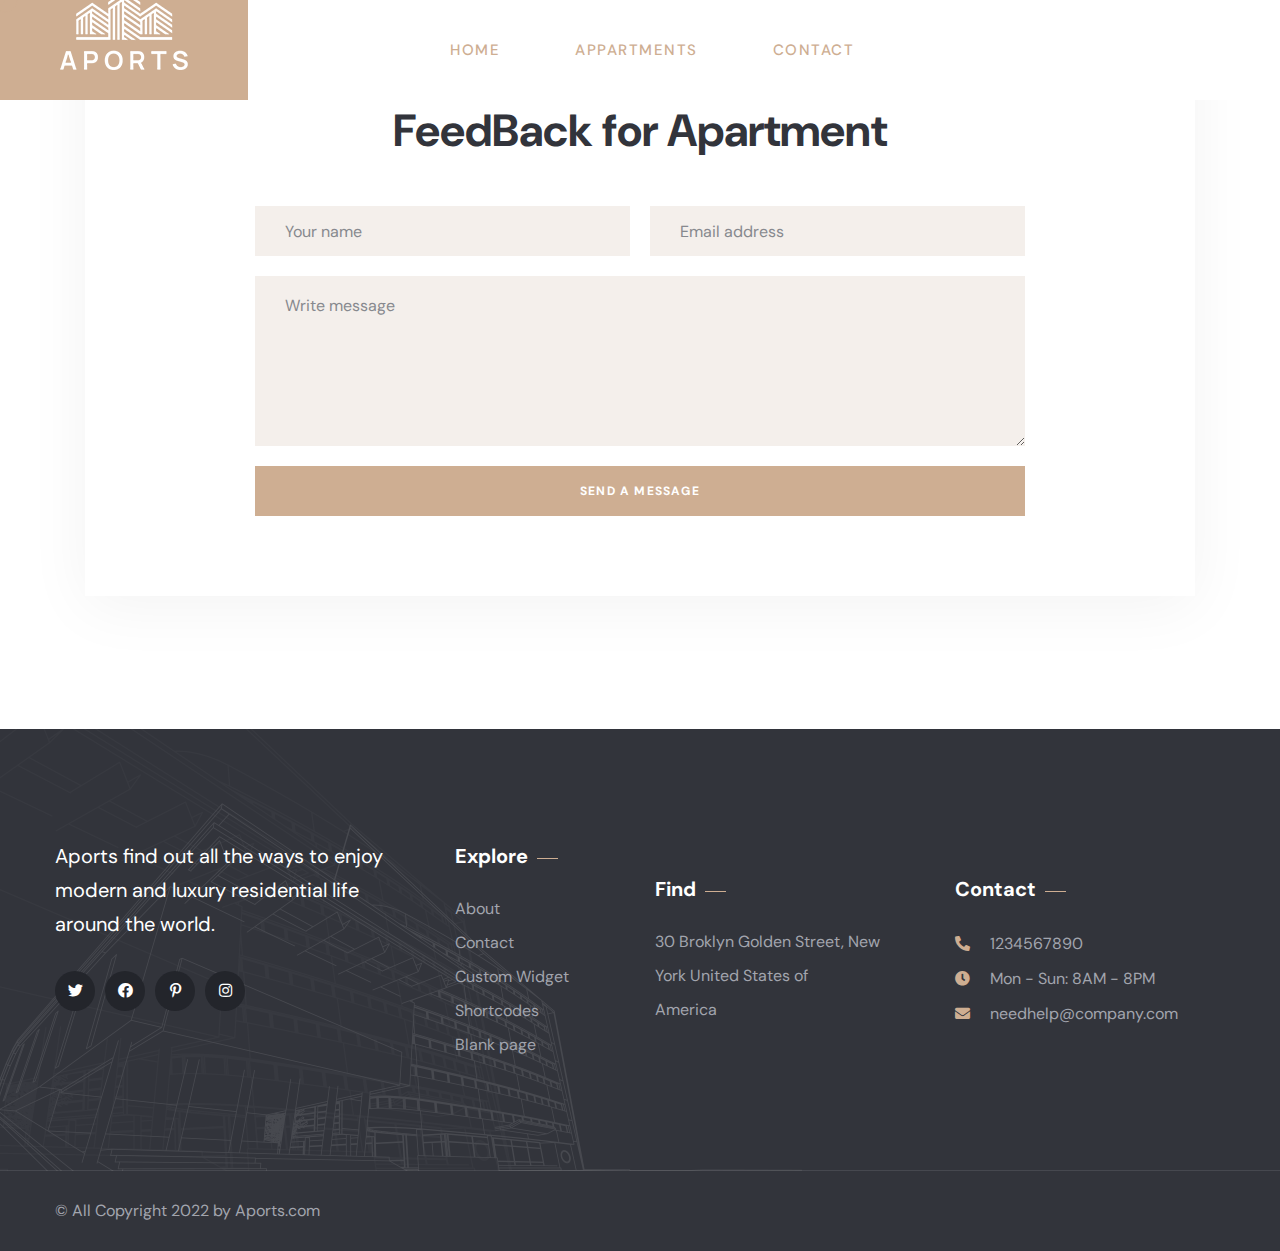
<file: contact.html>
<!DOCTYPE html>
<html lang="en">

<head>
    <meta charset="UTF-8" />
    <meta name="viewport" content="width=device-width, initial-scale=1.0" />
    <title> Contact  </title>
    <!-- favicons Icons -->
    <link rel="apple-touch-icon" sizes="180x180" href="assets/images/favicons/apple-touch-icon.png" />
    <link rel="icon" type="image/png" sizes="32x32" href="assets/images/favicons/favicon-32x32.png" />
    <link rel="icon" type="image/png" sizes="16x16" href="assets/images/favicons/favicon-16x16.png" />
    <link rel="manifest" href="assets/images/favicons/site.webmanifest" />
    <meta name="description" content="Aports HTML 5 Template " />

    <!-- fonts -->
    <link rel="preconnect" href="https://fonts.googleapis.com">

    <link rel="preconnect" href="https://fonts.gstatic.com" crossorigin>

    <link
        href="https://fonts.googleapis.com/css2?family=DM+Sans:ital,wght@0,400;0,500;0,700;1,400;1,500;1,700&display=swap"
        rel="stylesheet">

    <link rel="stylesheet" href="assets/vendors/bootstrap/css/bootstrap.min.css" />
    <link rel="stylesheet" href="assets/vendors/animate/animate.min.css" />
    <link rel="stylesheet" href="assets/vendors/animate/custom-animate.css" />
    <link rel="stylesheet" href="assets/vendors/fontawesome/css/all.min.css" />
    <link rel="stylesheet" href="assets/vendors/jarallax/jarallax.css" />
    <link rel="stylesheet" href="assets/vendors/jquery-magnific-popup/jquery.magnific-popup.css" />
    <link rel="stylesheet" href="assets/vendors/nouislider/nouislider.min.css" />
    <link rel="stylesheet" href="assets/vendors/nouislider/nouislider.pips.css" />
    <link rel="stylesheet" href="assets/vendors/odometer/odometer.min.css" />
    <link rel="stylesheet" href="assets/vendors/swiper/swiper.min.css" />
    <link rel="stylesheet" href="assets/vendors/aports-icons/style.css">
    <link rel="stylesheet" href="assets/vendors/tiny-slider/tiny-slider.min.css" />
    <link rel="stylesheet" href="assets/vendors/reey-font/stylesheet.css" />
    <link rel="stylesheet" href="assets/vendors/owl-carousel/owl.carousel.min.css" />
    <link rel="stylesheet" href="assets/vendors/owl-carousel/owl.theme.default.min.css" />
    <link rel="stylesheet" href="assets/vendors/bxslider/jquery.bxslider.css" />
    <link rel="stylesheet" href="assets/vendors/bootstrap-select/css/bootstrap-select.min.css" />
    <link rel="stylesheet" href="assets/vendors/vegas/vegas.min.css" />
    <link rel="stylesheet" href="assets/vendors/jquery-ui/jquery-ui.css" />
    <link rel="stylesheet" href="assets/vendors/timepicker/timePicker.css" />

    <!-- template styles -->
    <link rel="stylesheet" href="assets/css/aports.css" />
    <link rel="stylesheet" href="assets/css/aports-responsive.css" />
</head>

<body class="custom-cursor">
    <div class="custom-cursor__cursor"></div>
    <div class="custom-cursor__cursor-two"></div>
    <div class="preloader">
        <div class="preloader__image"></div>
    </div>
    <!-- /.preloader -->
    <div class="page-wrapper">
         <header class="main-header">
        <nav class="main-menu">
            <div class="main-menu__wrapper">
                <div class="main-menu__wrapper-inner">
                    <div class="main-menu__left">
                        <div class="main-menu__logo">
                            <a href="index.html"><img src="assets/images/resources/logo-1.png" alt=""></a>
                        </div>
                    </div>
                    <div class="main-menu__main-menu-box">
                        <a href="#" class="mobile-nav__toggler"><i class="fa fa-bars"></i></a>
                        <ul class="main-menu__list">
                            <li class="current" class="dropdown" >
                                <a href="index.html">Home </a>
                            </li>
                            <li class="current" class="dropdown" >
                                <a href="#">Appartments</a>
                                <ul class="shadow-box">
                                    <li><a href="apartments.html">Apartments</a></li>
                                    <li><a href="apartment-details.html">Apartment Details</a></li>
                                </ul>
                            </li>
                            <li class="current">
                                <a href="contact.html">Contact</a>
                            </li>
                        </ul>
                    </div>
                    <!-- <div class="main-menu__right">
                        <div class="main-menu__search-btn-box">
                            <div class="main-menu__search-box">
                                <a href="#" class="main-menu__search search-toggler icon-magnifying-glass"></a>
                            </div>
                            <div class="main-menu__btn-box">
                                <a href="contact.html" class="thm-btn main-menu__btn">Schedule a Visit</a>
                            </div>
                        </div>
                    </div> -->
                </div>
            </div>
        </nav>
       </header> 
         <div class="stricky-header stricked-menu main-menu">
            <div class="sticky-header__content"></div><!-- /.sticky-header__content -->
        </div><!-- /.stricky-header -->
  
        <!--Page Header Start-->
        <!-- <section class="page-header">
            <div class="page-header-bg" style="background-image: url(assets/images/backgrounds/page-header-bg.jpg)">
            </div>
            <div class="container">
                <div class="page-header__inner">
                    <ul class="thm-breadcrumb list-unstyled">
                        <li><a href="index.html">Home</a></li>
                        <li><span>/</span></li>
                        <li>Contact</li>
                    </ul>
                    <h2>Contact us</h2>
                </div>
            </div>
        </section> -->
        <!--Page Header End-->
        <!--Contact Two Start-->
        <!-- <section class="contact-two">
            <div class="container">
                <div class="row">
                    <div class="col-xl-6 col-lg-6">
                        <div class="contact-two__left">
                            <div class="contact-two__img">
                                <img src="https://media.istockphoto.com/id/1365544413/video/contact-us-concept.jpg?s=640x640&k=20&c=a6o5RVk_pVTjL_YXzFQYSa76PahdhH7OLCLdv3iel_I=" alt="">
                            </div>
                        </div>
                    </div>
                    <div class="col-xl-6 col-lg-6">
                        <div class="contact-two__right">
                            <div class="section-title text-left">
                                <span class="section-title__tagline">contact with us</span>
                                <h2 class="section-title__title">Get in touch now</h2>
                            </div>
                            <p class="contact-two__text-1">Complain for Apartment </p>
                            <ul class="list-unstyled contact-two__list">
                                <li>
                                    <div class="icon">
                                        <i class="icon-telephone"></i>
                                    </div>
                                    <div class="content">
                                        <p>Have any question?</p>
                                        <h4> <span>Free</span> <a href="tel:230009850">1234567890</a></h4>
                                    </div>
                                </li>
                                <li>
                                    <div class="icon">
                                        <i class="icon-email"></i>
                                    </div>
                                    <div class="content">
                                        <p>Write email</p>
                                        <h4><a href="mailto:needhelp@company.com">needhelp@company.com</a></h4>
                                    </div>
                                </li>
                                <li>
                                    <div class="icon">
                                        <i class="icon-pin"></i>
                                    </div>
                                    <div class="content">
                                        <p>Visit anytime</p>
                                        <h4>30 broklyn golden street. New York</h4>
                                    </div>
                                </li>
                            </ul>
                        </div>
                    </div>
                </div>
            </div>
        </section> -->
        <!--Contact Two End-->

        <!--Google Map Start-->
        <!-- <section class="contact-page-google-map">
            <iframe
                src="https://www.google.com/maps/embed?pb=!1m18!1m12!1m3!1d4562.753041141002!2d-118.80123790098536!3d34.152323469614075!2m3!1f0!2f0!3f0!3m2!1i1024!2i768!4f13.1!3m3!1m2!1s0x80e82469c2162619%3A0xba03efb7998eef6d!2sCostco+Wholesale!5e0!3m2!1sbn!2sbd!4v1562518641290!5m2!1sbn!2sbd"
                class="google-map__two" allowfullscreen></iframe>

        </section> -->
        <!--Google Map End-->

        <!--Contact Three Start-->
        <section class="contact-three">
            <div class="container">
                <div class="contact-three__inner">
                    <div class="section-title text-center">
                        <span class="section-title__tagline">write a message</span>
                        <h2 class="section-title__title">FeedBack for Apartment</h2>
                    </div>
                    <div class="contact-three__form-box">
                        <form id="my-form" class="contact-three__form contact-form-validated"
                            novalidate="novalidate">
                            <div class="row">
                                <div class="col-xl-6">
                                    <div class="contact-form__input-box">
                                        <input type="text" id="name" placeholder="Your name" name="name">
                                    </div>
                                </div>
                                <div class="col-xl-6">
                                    <div class="contact-form__input-box">
                                        <input type="email" id="email" placeholder="Email address" name="email">
                                    </div>
                                </div>
                            </div>
                            <div class="row">
                                <div class="col-xl-121">
                                    <div class="contact-form__input-box text-message-box">
                                        <textarea name="message" id="message" placeholder="Write message"></textarea>
                                    </div>
                                    <div class="contact-form__btn-box">
                                        <button type="submit" class="thm-btn contact-form__btn">Send a Message</button>
                                    </div>
                                </div>
                            </div>
                        </form>
                    </div>
                </div>
            </div>
        </section>
        <!--Contact Three End-->

    
        <!--Site Footer Start-->
        <footer class="site-footer">
            <div class="site-footer__top">
                <div class="site-footer__shape-1 float-bob-x">
                    <img src="assets/images/shapes/site-footer-shape-1.png" alt="">
                </div>
                <div class="container">
                    <div class="site-footer__top-inner">
                        <div class="row">
                            <div class="col-xl-4 col-lg-6 col-md-6 wow fadeInUp" data-wow-delay="100ms">
                                <div class="footer-widget__column footer-widget__about">
                                    <div class="footer-widget__about-text-box">
                                        <p class="footer-widget__about-text">Aports find out all the ways to enjoy
                                            modern and luxury residential life around the world.</p>
                                    </div>
                                    <div class="site-footer__social">
                                        <a href="#"><i class="fab fa-twitter"></i></a>
                                        <a href="#"><i class="fab fa-facebook"></i></a>
                                        <a href="#"><i class="fab fa-pinterest-p"></i></a>
                                        <a href="#"><i class="fab fa-instagram"></i></a>
                                    </div>
                                </div>
                            </div>
                            <div class="col-xl-2 col-lg-6 col-md-6 wow fadeInUp" data-wow-delay="200ms">
                                <div class="footer-widget__column footer-widget__Explore">
                                    <div class="footer-widget__title-box">
                                        <h3 class="footer-widget__title">Explore</h3>
                                    </div>
                                    <ul class="footer-widget__Explore-list list-unstyled">
                                        <li><a href="about.html">About</a></li>
                                        <li><a href="contact.html">Contact</a></li>
                                        <li><a href="about.html">Custom Widget</a></li>
                                        <li><a href="about.html">Shortcodes</a></li>
                                        <li><a href="about.html">Blank page</a></li>
                                    </ul>
                                </div>
                            </div>
                            <div class="col-xl-3 col-lg-6 col-md-6 wow fadeInUp" data-wow-delay="300ms">
                                <div class="footer-widget__column footer-widget__find">
                                    <div class="footer-widget__title-box">
                                        <h3 class="footer-widget__title">Find</h3>
                                    </div>
                                    <p class="footer-widget__find-text">30 Broklyn Golden Street, New <br> York United
                                        States of <br> America</p>
                                </div>
                            </div>
                            <div class="col-xl-3 col-lg-6 col-md-6 wow fadeInUp" data-wow-delay="400ms">
                                <div class="footer-widget__column footer-widget__Contact">
                                    <div class="footer-widget__title-box">
                                        <h3 class="footer-widget__title">Contact</h3>
                                    </div>
                                    <ul class="footer-widget__Contact-list list-unstyled">
                                        <li>
                                            <div class="icon">
                                                <span class="fas fa-phone-alt"></span>
                                            </div>
                                            <div class="text">
                                                <p><a href="tel:23425446680">1234567890</a></p>
                                            </div>
                                        </li>
                                        <li>
                                            <div class="icon">
                                                <span class="fas fa-clock"></span>
                                            </div>
                                            <div class="text">
                                                <p>Mon - Sun: 8AM - 8PM</p>
                                            </div>
                                        </li>
                                        <li>
                                            <div class="icon">
                                                <span class="fas fa-envelope"></span>
                                            </div>
                                            <div class="text">
                                                <p><a href="mailto:needhelp@company.com">needhelp@company.com</a></p>
                                            </div>
                                        </li>
                                    </ul>
                                </div>
                            </div>
                        </div>
                    </div>
                </div>
            </div>
            <div class="site-footer__bottom">
                <div class="container">
                    <div class="row">
                        <div class="col-xl-12">
                            <div class="site-footer__bottom-inner">
                                <p class="site-footer__bottom-text">© All Copyright 2022 by <a href="#">Aports.com</a>
                                </p>
                            </div>
                        </div>
                    </div>
                </div>
            </div>
        </footer>
        <!--Site Footer End-->


    </div><!-- /.page-wrapper -->

    <a href="#" data-target="html" class="scroll-to-target scroll-to-top"><i class="icon-right-arrow"></i></a>

    <script src="assets/vendors/jquery/jquery-3.6.0.min.js"></script>
    <script src="assets/vendors/bootstrap/js/bootstrap.bundle.min.js"></script>
    <script src="assets/vendors/jarallax/jarallax.min.js"></script>
    <script src="assets/vendors/jquery-ajaxchimp/jquery.ajaxchimp.min.js"></script>
    <script src="assets/vendors/jquery-appear/jquery.appear.min.js"></script>
    <script src="assets/vendors/jquery-circle-progress/jquery.circle-progress.min.js"></script>
    <script src="assets/vendors/jquery-magnific-popup/jquery.magnific-popup.min.js"></script>
    <script src="assets/vendors/jquery-validate/jquery.validate.min.js"></script>
    <script src="assets/vendors/nouislider/nouislider.min.js"></script>
    <script src="assets/vendors/odometer/odometer.min.js"></script>
    <script src="assets/vendors/swiper/swiper.min.js"></script>
    <script src="assets/vendors/tiny-slider/tiny-slider.min.js"></script>
    <script src="assets/vendors/wnumb/wNumb.min.js"></script>
    <script src="assets/vendors/wow/wow.js"></script>
    <script src="assets/vendors/isotope/isotope.js"></script>
    <script src="assets/vendors/countdown/countdown.min.js"></script>
    <script src="assets/vendors/owl-carousel/owl.carousel.min.js"></script>
    <script src="assets/vendors/bxslider/jquery.bxslider.min.js"></script>
    <script src="assets/vendors/bootstrap-select/js/bootstrap-select.min.js"></script>
    <script src="assets/vendors/vegas/vegas.min.js"></script>
    <script src="assets/vendors/jquery-ui/jquery-ui.js"></script>
    <script src="assets/vendors/timepicker/timePicker.js"></script>
    <script src="assets/vendors/circleType/jquery.circleType.js"></script>
    <script src="assets/vendors/circleType/jquery.lettering.min.js"></script>
    <!-- template js -->
    <script src="assets/js/aports.js"></script>
</body>
</html>
<script>
document.getElementById("my-form").addEventListener("submit", feedback);
async function feedback(e){
    e.preventDefault();
    let name = document.getElementById("name").value;
    let email = document.getElementById("email").value;
    let description = document.getElementById("message").value;
    const payload = {
        name,
        email,
        description
    }
    try{
        const res = await fetch("http://localhost:8080/feedback/create",{
            method:"POST",
            headers:{
                "Content-Type":"application/json"
            },
            body:JSON.stringify(payload)
        })
        const data = await res.json();
        //console.log("data",data);
        if(data.status === "success"){
            alert(data.msg)
            setTimeout(()=>{
                 window.location.href = "./index.html"
            },2000)
        }
        else if(data.msg === "Feedback is already there"){
            alert(data.msg)
        }
    }catch(e){
        alert("error",e.message)
    }
}
</script>
</file>
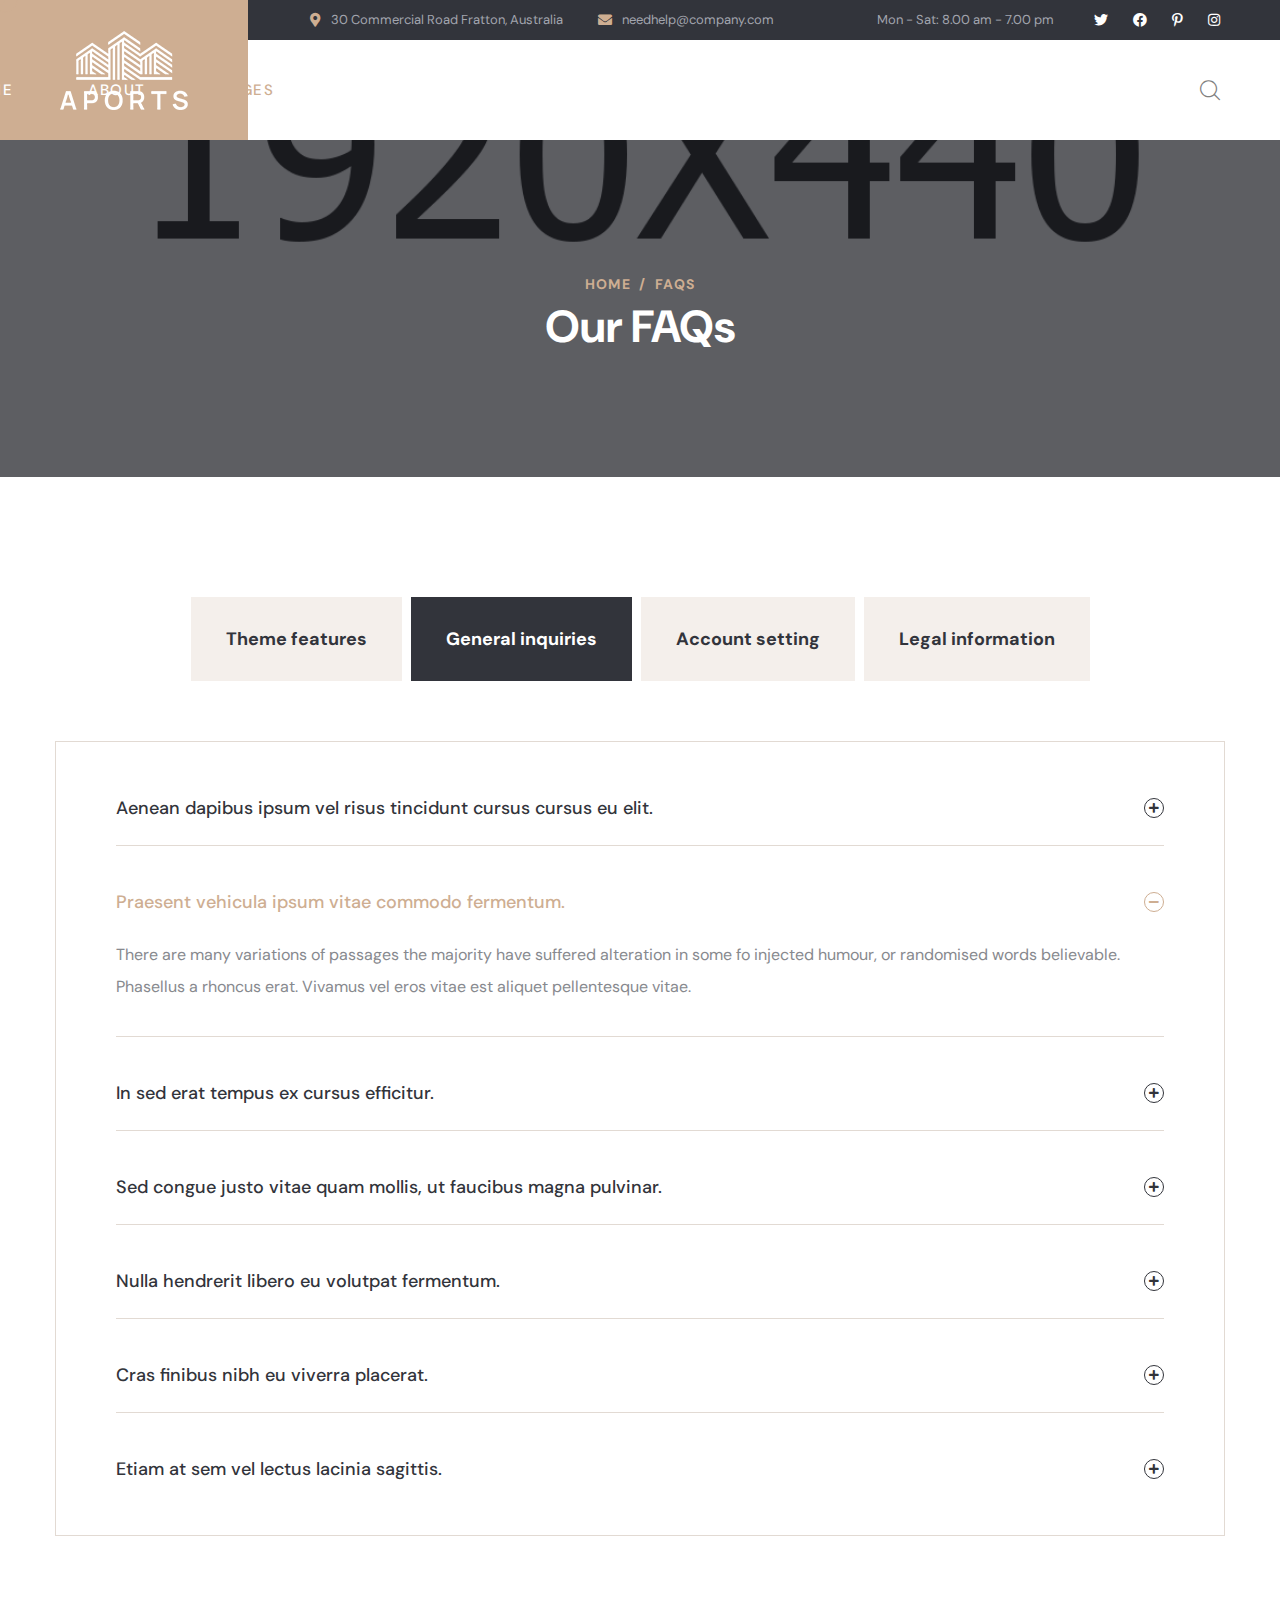
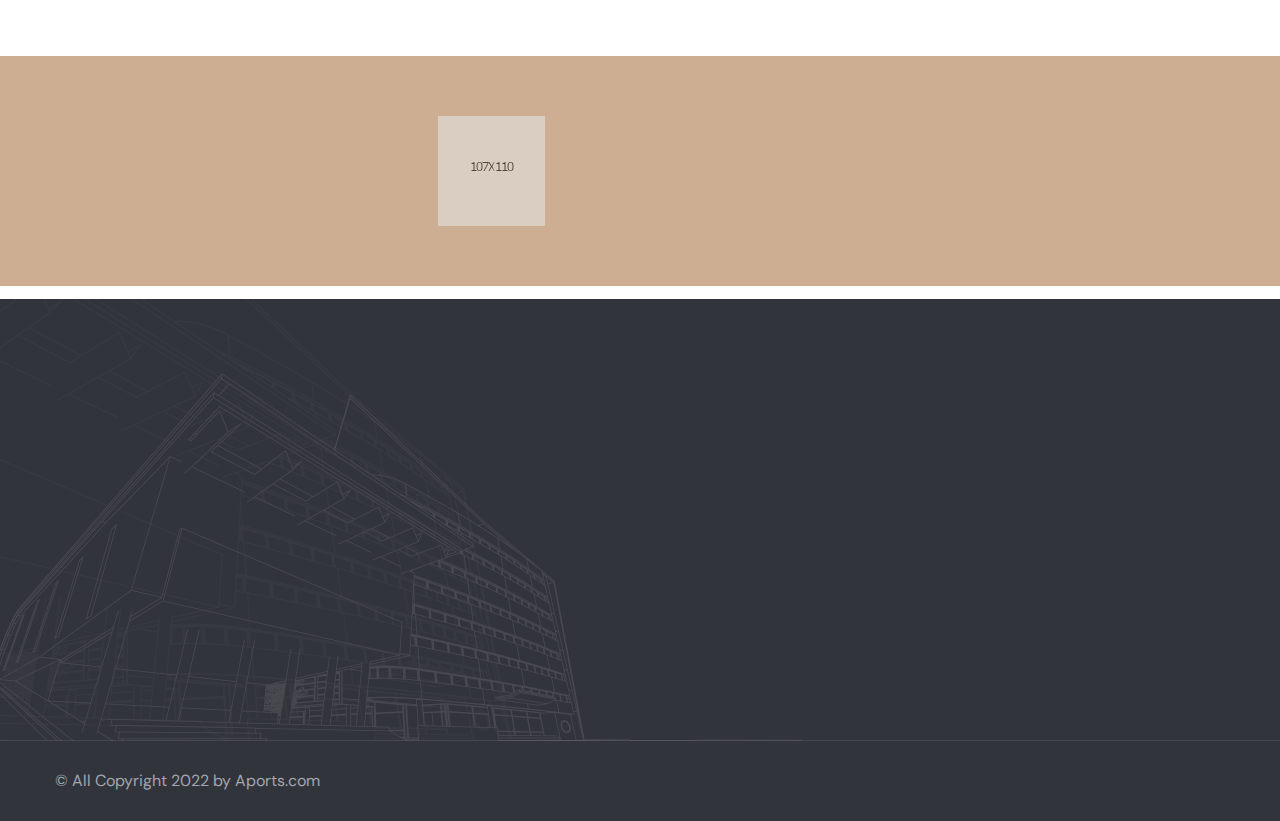
<file: faq.html>
<!DOCTYPE html>
<html lang="en">

<head>
    <meta charset="UTF-8" />
    <meta name="viewport" content="width=device-width, initial-scale=1.0" />
    <title> FAQs || Aports || Aports HTML 5 Template </title>
    <!-- favicons Icons -->
    <link rel="apple-touch-icon" sizes="180x180" href="assets/images/favicons/apple-touch-icon.png" />
    <link rel="icon" type="image/png" sizes="32x32" href="assets/images/favicons/favicon-32x32.png" />
    <link rel="icon" type="image/png" sizes="16x16" href="assets/images/favicons/favicon-16x16.png" />
    <link rel="manifest" href="assets/images/favicons/site.webmanifest" />
    <meta name="description" content="Aports HTML 5 Template " />

    <!-- fonts -->
    <link rel="preconnect" href="https://fonts.googleapis.com">

    <link rel="preconnect" href="https://fonts.gstatic.com" crossorigin>

    <link
        href="https://fonts.googleapis.com/css2?family=DM+Sans:ital,wght@0,400;0,500;0,700;1,400;1,500;1,700&display=swap"
        rel="stylesheet">

    <link rel="stylesheet" href="assets/vendors/bootstrap/css/bootstrap.min.css" />
    <link rel="stylesheet" href="assets/vendors/animate/animate.min.css" />
    <link rel="stylesheet" href="assets/vendors/animate/custom-animate.css" />
    <link rel="stylesheet" href="assets/vendors/fontawesome/css/all.min.css" />
    <link rel="stylesheet" href="assets/vendors/jarallax/jarallax.css" />
    <link rel="stylesheet" href="assets/vendors/jquery-magnific-popup/jquery.magnific-popup.css" />
    <link rel="stylesheet" href="assets/vendors/nouislider/nouislider.min.css" />
    <link rel="stylesheet" href="assets/vendors/nouislider/nouislider.pips.css" />
    <link rel="stylesheet" href="assets/vendors/odometer/odometer.min.css" />
    <link rel="stylesheet" href="assets/vendors/swiper/swiper.min.css" />
    <link rel="stylesheet" href="assets/vendors/aports-icons/style.css">
    <link rel="stylesheet" href="assets/vendors/tiny-slider/tiny-slider.min.css" />
    <link rel="stylesheet" href="assets/vendors/reey-font/stylesheet.css" />
    <link rel="stylesheet" href="assets/vendors/owl-carousel/owl.carousel.min.css" />
    <link rel="stylesheet" href="assets/vendors/owl-carousel/owl.theme.default.min.css" />
    <link rel="stylesheet" href="assets/vendors/bxslider/jquery.bxslider.css" />
    <link rel="stylesheet" href="assets/vendors/bootstrap-select/css/bootstrap-select.min.css" />
    <link rel="stylesheet" href="assets/vendors/vegas/vegas.min.css" />
    <link rel="stylesheet" href="assets/vendors/jquery-ui/jquery-ui.css" />
    <link rel="stylesheet" href="assets/vendors/timepicker/timePicker.css" />

    <!-- template styles -->
    <link rel="stylesheet" href="assets/css/aports.css" />
    <link rel="stylesheet" href="assets/css/aports-responsive.css" />
</head>

<body class="custom-cursor">

    <div class="custom-cursor__cursor"></div>
    <div class="custom-cursor__cursor-two"></div>





    <div class="preloader">
        <div class="preloader__image"></div>
    </div>
    <!-- /.preloader -->


    <div class="page-wrapper">
        <header class="main-header">
            <div class="main-header__top">
                <div class="main-header__top-inner">
                    <div class="main-header__top-left">
                        <ul class="list-unstyled main-header__contact-list">
                            <li>
                                <div class="icon">
                                    <i class="fas fa-map-marker-alt"></i>
                                </div>
                                <div class="text">
                                    <p>30 Commercial Road Fratton, Australia</p>
                                </div>
                            </li>
                            <li>
                                <div class="icon">
                                    <i class="fas fa-envelope"></i>
                                </div>
                                <div class="text">
                                    <p><a href="mailto:needhelp@company.com">needhelp@company.com</a></p>
                                </div>
                            </li>
                        </ul>
                    </div>
                    <div class="main-header__top-right">
                        <div class="main-header__top-time">
                            <p>Mon - Sat: 8.00 am - 7.00 pm</p>
                        </div>
                        <div class="main-header__social">
                            <a href="#"><i class="fab fa-twitter"></i></a>
                            <a href="#"><i class="fab fa-facebook"></i></a>
                            <a href="#"><i class="fab fa-pinterest-p"></i></a>
                            <a href="#"><i class="fab fa-instagram"></i></a>
                        </div>
                    </div>
                </div>
            </div>
            <nav class="main-menu">
                <div class="main-menu__wrapper">
                    <div class="main-menu__wrapper-inner">
                        <div class="main-menu__left">
                            <div class="main-menu__logo">
                                <a href="index.html"><img src="assets/images/resources/logo-1.png" alt=""></a>
                            </div>
                        </div>
                        <div class="main-menu__main-menu-box">
                            <a href="#" class="mobile-nav__toggler"><i class="fa fa-bars"></i></a>
                            <ul class="main-menu__list">
                                <li class="dropdown">
                                    <a href="index.html">Home </a>
                                    <ul class="shadow-box">
                                        <li><a href="index.html">Home One</a></li>
                                        <li><a href="index2.html">Home Two</a></li>
                                        <li><a href="index3.html">Home Three</a></li>
                                        <li class="dropdown">
                                            <a href="#">Header Styles</a>
                                            <ul>
                                                <li><a href="index.html">Header One</a></li>
                                                <li><a href="index2.html">Header Two</a></li>
                                                <li><a href="index3.html">Header Three</a></li>
                                            </ul>
                                        </li>
                                    </ul>
                                </li>
                                <li>
                                    <a href="about.html">About</a>
                                </li>
                                <li class="dropdown current">
                                    <a href="#">Pages</a>
                                    <ul class="shadow-box">
                                        <li><a href="services.html">Services</a>
                                        </li>
                                        <li><a href="the-building.html">The Building</a>
                                        </li>
                                        <li><a href="agents.html">Agents</a></li>
                                        <li><a href="faq.html">FAQs</a></li>
                                    </ul>
                                </li>
                                <li class="dropdown">
                                    <a href="#">Appartments</a>
                                    <ul class="shadow-box">
                                        <li><a href="apartments.html">Apartments</a></li>
                                        <li><a href="apartment-details.html">Apartment Details</a></li>
                                    </ul>
                                </li>
                                <li class="dropdown">
                                    <a href="#">News</a>
                                    <ul class="shadow-box">
                                        <li><a href="news.html">News</a></li>
                                        <li><a href="news-details.html">News Details</a></li>
                                    </ul>
                                </li>
                                <li>
                                    <a href="contact.html">Contact</a>
                                </li>
                            </ul>
                        </div>
                        <div class="main-menu__right">
                            <div class="main-menu__search-btn-box">
                                <div class="main-menu__search-box">
                                    <a href="#" class="main-menu__search search-toggler icon-magnifying-glass"></a>
                                </div>
                                <div class="main-menu__btn-box">
                                    <a href="contact.html" class="thm-btn main-menu__btn">Schedule a Visit</a>
                                </div>
                            </div>
                        </div>
                    </div>
                </div>
            </nav>
        </header>

        <div class="stricky-header stricked-menu main-menu">
            <div class="sticky-header__content"></div><!-- /.sticky-header__content -->
        </div><!-- /.stricky-header -->

        <!--Page Header Start-->
        <section class="page-header">
            <div class="page-header-bg" style="background-image: url(assets/images/backgrounds/page-header-bg.jpg)">
            </div>
            <div class="container">
                <div class="page-header__inner">
                    <ul class="thm-breadcrumb list-unstyled">
                        <li><a href="index.html">Home</a></li>
                        <li><span>/</span></li>
                        <li>faqs</li>
                    </ul>
                    <h2>Our FAQs</h2>
                </div>
            </div>
        </section>
        <!--Page Header End-->

        <!--FAQ Page Start-->
        <section class="faq-page">
            <div class="container">
                <div class="row">
                    <div class="col-xl-12">
                        <div class="faq-page__tab-box tabs-box">
                            <ul class="tab-buttons clearfix list-unstyled">
                                <li data-tab="#features" class="tab-btn">
                                    <span>Theme features </span>
                                </li>
                                <li data-tab="#inquiries" class="tab-btn active-btn">
                                    <span>General inquiries</span>
                                </li>
                                <li data-tab="#setting" class="tab-btn">
                                    <span>Account setting</span>
                                </li>
                                <li data-tab="#information" class="tab-btn">
                                    <span>Legal information</span>
                                </li>
                            </ul>
                            <div class="tabs-content">
                                <!--tab-->
                                <div class="tab" id="features">
                                    <div class="faq-page__tab-content-box">
                                        <div class="accrodion-grp" data-grp-name="faq-one-accrodion">
                                            <div class="accrodion">
                                                <div class="accrodion-title">
                                                    <h4>Aenean dapibus ipsum vel risus tincidunt cursus cursus eu elit.
                                                    </h4>
                                                </div>
                                                <div class="accrodion-content">
                                                    <div class="inner">
                                                        <p>There are many variations of passages the majority have
                                                            suffered alteration in some fo injected humour, or
                                                            randomised words believable. Phasellus a rhoncus erat.
                                                            Vivamus vel eros vitae est aliquet pellentesque vitae.</p>
                                                    </div><!-- /.inner -->
                                                </div>
                                            </div>
                                            <div class="accrodion active">
                                                <div class="accrodion-title">
                                                    <h4>Praesent vehicula ipsum vitae commodo fermentum.</h4>
                                                </div>
                                                <div class="accrodion-content">
                                                    <div class="inner">
                                                        <p>There are many variations of passages the majority have
                                                            suffered alteration in some fo injected humour, or
                                                            randomised words believable. Phasellus a rhoncus erat.
                                                            Vivamus vel eros vitae est aliquet pellentesque vitae.</p>
                                                    </div><!-- /.inner -->
                                                </div>
                                            </div>
                                            <div class="accrodion">
                                                <div class="accrodion-title">
                                                    <h4>In sed erat tempus ex cursus efficitur.</h4>
                                                </div>
                                                <div class="accrodion-content">
                                                    <div class="inner">
                                                        <p>There are many variations of passages the majority have
                                                            suffered alteration in some fo injected humour, or
                                                            randomised words believable. Phasellus a rhoncus erat.
                                                            Vivamus vel eros vitae est aliquet pellentesque vitae.</p>
                                                    </div><!-- /.inner -->
                                                </div>
                                            </div>
                                            <div class="accrodion">
                                                <div class="accrodion-title">
                                                    <h4>Sed congue justo vitae quam mollis, ut faucibus magna pulvinar.
                                                    </h4>
                                                </div>
                                                <div class="accrodion-content">
                                                    <div class="inner">
                                                        <p>There are many variations of passages the majority have
                                                            suffered alteration in some fo injected humour, or
                                                            randomised words believable. Phasellus a rhoncus erat.
                                                            Vivamus vel eros vitae est aliquet pellentesque vitae.</p>
                                                    </div><!-- /.inner -->
                                                </div>
                                            </div>
                                            <div class="accrodion">
                                                <div class="accrodion-title">
                                                    <h4>Nulla hendrerit libero eu volutpat fermentum.</h4>
                                                </div>
                                                <div class="accrodion-content">
                                                    <div class="inner">
                                                        <p>There are many variations of passages the majority have
                                                            suffered alteration in some fo injected humour, or
                                                            randomised words believable. Phasellus a rhoncus erat.
                                                            Vivamus vel eros vitae est aliquet pellentesque vitae.</p>
                                                    </div><!-- /.inner -->
                                                </div>
                                            </div>
                                            <div class="accrodion">
                                                <div class="accrodion-title">
                                                    <h4>Cras finibus nibh eu viverra placerat.</h4>
                                                </div>
                                                <div class="accrodion-content">
                                                    <div class="inner">
                                                        <p>There are many variations of passages the majority have
                                                            suffered alteration in some fo injected humour, or
                                                            randomised words believable. Phasellus a rhoncus erat.
                                                            Vivamus vel eros vitae est aliquet pellentesque vitae.</p>
                                                    </div><!-- /.inner -->
                                                </div>
                                            </div>
                                            <div class="accrodion last-child">
                                                <div class="accrodion-title">
                                                    <h4>Etiam at sem vel lectus lacinia sagittis.</h4>
                                                </div>
                                                <div class="accrodion-content">
                                                    <div class="inner">
                                                        <p>There are many variations of passages the majority have
                                                            suffered alteration in some fo injected humour, or
                                                            randomised words believable. Phasellus a rhoncus erat.
                                                            Vivamus vel eros vitae est aliquet pellentesque vitae.</p>
                                                    </div><!-- /.inner -->
                                                </div>
                                            </div>
                                        </div>
                                    </div>
                                </div>
                                <!--tab-->
                                <div class="tab active-tab" id="inquiries">
                                    <div class="faq-page__tab-content-box">
                                        <div class="accrodion-grp" data-grp-name="faq-one-accrodion">
                                            <div class="accrodion">
                                                <div class="accrodion-title">
                                                    <h4>Aenean dapibus ipsum vel risus tincidunt cursus cursus eu elit.
                                                    </h4>
                                                </div>
                                                <div class="accrodion-content">
                                                    <div class="inner">
                                                        <p>There are many variations of passages the majority have
                                                            suffered alteration in some fo injected humour, or
                                                            randomised words believable. Phasellus a rhoncus erat.
                                                            Vivamus vel eros vitae est aliquet pellentesque vitae.</p>
                                                    </div><!-- /.inner -->
                                                </div>
                                            </div>
                                            <div class="accrodion active">
                                                <div class="accrodion-title">
                                                    <h4>Praesent vehicula ipsum vitae commodo fermentum.</h4>
                                                </div>
                                                <div class="accrodion-content">
                                                    <div class="inner">
                                                        <p>There are many variations of passages the majority have
                                                            suffered alteration in some fo injected humour, or
                                                            randomised words believable. Phasellus a rhoncus erat.
                                                            Vivamus vel eros vitae est aliquet pellentesque vitae.</p>
                                                    </div><!-- /.inner -->
                                                </div>
                                            </div>
                                            <div class="accrodion">
                                                <div class="accrodion-title">
                                                    <h4>In sed erat tempus ex cursus efficitur.</h4>
                                                </div>
                                                <div class="accrodion-content">
                                                    <div class="inner">
                                                        <p>There are many variations of passages the majority have
                                                            suffered alteration in some fo injected humour, or
                                                            randomised words believable. Phasellus a rhoncus erat.
                                                            Vivamus vel eros vitae est aliquet pellentesque vitae.</p>
                                                    </div><!-- /.inner -->
                                                </div>
                                            </div>
                                            <div class="accrodion">
                                                <div class="accrodion-title">
                                                    <h4>Sed congue justo vitae quam mollis, ut faucibus magna pulvinar.
                                                    </h4>
                                                </div>
                                                <div class="accrodion-content">
                                                    <div class="inner">
                                                        <p>There are many variations of passages the majority have
                                                            suffered alteration in some fo injected humour, or
                                                            randomised words believable. Phasellus a rhoncus erat.
                                                            Vivamus vel eros vitae est aliquet pellentesque vitae.</p>
                                                    </div><!-- /.inner -->
                                                </div>
                                            </div>
                                            <div class="accrodion">
                                                <div class="accrodion-title">
                                                    <h4>Nulla hendrerit libero eu volutpat fermentum.</h4>
                                                </div>
                                                <div class="accrodion-content">
                                                    <div class="inner">
                                                        <p>There are many variations of passages the majority have
                                                            suffered alteration in some fo injected humour, or
                                                            randomised words believable. Phasellus a rhoncus erat.
                                                            Vivamus vel eros vitae est aliquet pellentesque vitae.</p>
                                                    </div><!-- /.inner -->
                                                </div>
                                            </div>
                                            <div class="accrodion">
                                                <div class="accrodion-title">
                                                    <h4>Cras finibus nibh eu viverra placerat.</h4>
                                                </div>
                                                <div class="accrodion-content">
                                                    <div class="inner">
                                                        <p>There are many variations of passages the majority have
                                                            suffered alteration in some fo injected humour, or
                                                            randomised words believable. Phasellus a rhoncus erat.
                                                            Vivamus vel eros vitae est aliquet pellentesque vitae.</p>
                                                    </div><!-- /.inner -->
                                                </div>
                                            </div>
                                            <div class="accrodion last-child">
                                                <div class="accrodion-title">
                                                    <h4>Etiam at sem vel lectus lacinia sagittis.</h4>
                                                </div>
                                                <div class="accrodion-content">
                                                    <div class="inner">
                                                        <p>There are many variations of passages the majority have
                                                            suffered alteration in some fo injected humour, or
                                                            randomised words believable. Phasellus a rhoncus erat.
                                                            Vivamus vel eros vitae est aliquet pellentesque vitae.</p>
                                                    </div><!-- /.inner -->
                                                </div>
                                            </div>
                                        </div>
                                    </div>
                                </div>
                                <!--tab-->
                                <div class="tab" id="setting">
                                    <div class="faq-page__tab-content-box">
                                        <div class="accrodion-grp" data-grp-name="faq-one-accrodion">
                                            <div class="accrodion">
                                                <div class="accrodion-title">
                                                    <h4>Aenean dapibus ipsum vel risus tincidunt cursus cursus eu elit.
                                                    </h4>
                                                </div>
                                                <div class="accrodion-content">
                                                    <div class="inner">
                                                        <p>There are many variations of passages the majority have
                                                            suffered alteration in some fo injected humour, or
                                                            randomised words believable. Phasellus a rhoncus erat.
                                                            Vivamus vel eros vitae est aliquet pellentesque vitae.</p>
                                                    </div><!-- /.inner -->
                                                </div>
                                            </div>
                                            <div class="accrodion active">
                                                <div class="accrodion-title">
                                                    <h4>Praesent vehicula ipsum vitae commodo fermentum.</h4>
                                                </div>
                                                <div class="accrodion-content">
                                                    <div class="inner">
                                                        <p>There are many variations of passages the majority have
                                                            suffered alteration in some fo injected humour, or
                                                            randomised words believable. Phasellus a rhoncus erat.
                                                            Vivamus vel eros vitae est aliquet pellentesque vitae.</p>
                                                    </div><!-- /.inner -->
                                                </div>
                                            </div>
                                            <div class="accrodion">
                                                <div class="accrodion-title">
                                                    <h4>In sed erat tempus ex cursus efficitur.</h4>
                                                </div>
                                                <div class="accrodion-content">
                                                    <div class="inner">
                                                        <p>There are many variations of passages the majority have
                                                            suffered alteration in some fo injected humour, or
                                                            randomised words believable. Phasellus a rhoncus erat.
                                                            Vivamus vel eros vitae est aliquet pellentesque vitae.</p>
                                                    </div><!-- /.inner -->
                                                </div>
                                            </div>
                                            <div class="accrodion">
                                                <div class="accrodion-title">
                                                    <h4>Sed congue justo vitae quam mollis, ut faucibus magna pulvinar.
                                                    </h4>
                                                </div>
                                                <div class="accrodion-content">
                                                    <div class="inner">
                                                        <p>There are many variations of passages the majority have
                                                            suffered alteration in some fo injected humour, or
                                                            randomised words believable. Phasellus a rhoncus erat.
                                                            Vivamus vel eros vitae est aliquet pellentesque vitae.</p>
                                                    </div><!-- /.inner -->
                                                </div>
                                            </div>
                                            <div class="accrodion">
                                                <div class="accrodion-title">
                                                    <h4>Nulla hendrerit libero eu volutpat fermentum.</h4>
                                                </div>
                                                <div class="accrodion-content">
                                                    <div class="inner">
                                                        <p>There are many variations of passages the majority have
                                                            suffered alteration in some fo injected humour, or
                                                            randomised words believable. Phasellus a rhoncus erat.
                                                            Vivamus vel eros vitae est aliquet pellentesque vitae.</p>
                                                    </div><!-- /.inner -->
                                                </div>
                                            </div>
                                            <div class="accrodion">
                                                <div class="accrodion-title">
                                                    <h4>Cras finibus nibh eu viverra placerat.</h4>
                                                </div>
                                                <div class="accrodion-content">
                                                    <div class="inner">
                                                        <p>There are many variations of passages the majority have
                                                            suffered alteration in some fo injected humour, or
                                                            randomised words believable. Phasellus a rhoncus erat.
                                                            Vivamus vel eros vitae est aliquet pellentesque vitae.</p>
                                                    </div><!-- /.inner -->
                                                </div>
                                            </div>
                                            <div class="accrodion last-child">
                                                <div class="accrodion-title">
                                                    <h4>Etiam at sem vel lectus lacinia sagittis.</h4>
                                                </div>
                                                <div class="accrodion-content">
                                                    <div class="inner">
                                                        <p>There are many variations of passages the majority have
                                                            suffered alteration in some fo injected humour, or
                                                            randomised words believable. Phasellus a rhoncus erat.
                                                            Vivamus vel eros vitae est aliquet pellentesque vitae.</p>
                                                    </div><!-- /.inner -->
                                                </div>
                                            </div>
                                        </div>
                                    </div>
                                </div>
                                <!--tab-->
                                <div class="tab" id="information">
                                    <div class="faq-page__tab-content-box">
                                        <div class="accrodion-grp" data-grp-name="faq-one-accrodion">
                                            <div class="accrodion">
                                                <div class="accrodion-title">
                                                    <h4>Aenean dapibus ipsum vel risus tincidunt cursus cursus eu elit.
                                                    </h4>
                                                </div>
                                                <div class="accrodion-content">
                                                    <div class="inner">
                                                        <p>There are many variations of passages the majority have
                                                            suffered alteration in some fo injected humour, or
                                                            randomised words believable. Phasellus a rhoncus erat.
                                                            Vivamus vel eros vitae est aliquet pellentesque vitae.</p>
                                                    </div><!-- /.inner -->
                                                </div>
                                            </div>
                                            <div class="accrodion active">
                                                <div class="accrodion-title">
                                                    <h4>Praesent vehicula ipsum vitae commodo fermentum.</h4>
                                                </div>
                                                <div class="accrodion-content">
                                                    <div class="inner">
                                                        <p>There are many variations of passages the majority have
                                                            suffered alteration in some fo injected humour, or
                                                            randomised words believable. Phasellus a rhoncus erat.
                                                            Vivamus vel eros vitae est aliquet pellentesque vitae.</p>
                                                    </div><!-- /.inner -->
                                                </div>
                                            </div>
                                            <div class="accrodion">
                                                <div class="accrodion-title">
                                                    <h4>In sed erat tempus ex cursus efficitur.</h4>
                                                </div>
                                                <div class="accrodion-content">
                                                    <div class="inner">
                                                        <p>There are many variations of passages the majority have
                                                            suffered alteration in some fo injected humour, or
                                                            randomised words believable. Phasellus a rhoncus erat.
                                                            Vivamus vel eros vitae est aliquet pellentesque vitae.</p>
                                                    </div><!-- /.inner -->
                                                </div>
                                            </div>
                                            <div class="accrodion">
                                                <div class="accrodion-title">
                                                    <h4>Sed congue justo vitae quam mollis, ut faucibus magna pulvinar.
                                                    </h4>
                                                </div>
                                                <div class="accrodion-content">
                                                    <div class="inner">
                                                        <p>There are many variations of passages the majority have
                                                            suffered alteration in some fo injected humour, or
                                                            randomised words believable. Phasellus a rhoncus erat.
                                                            Vivamus vel eros vitae est aliquet pellentesque vitae.</p>
                                                    </div><!-- /.inner -->
                                                </div>
                                            </div>
                                            <div class="accrodion">
                                                <div class="accrodion-title">
                                                    <h4>Nulla hendrerit libero eu volutpat fermentum.</h4>
                                                </div>
                                                <div class="accrodion-content">
                                                    <div class="inner">
                                                        <p>There are many variations of passages the majority have
                                                            suffered alteration in some fo injected humour, or
                                                            randomised words believable. Phasellus a rhoncus erat.
                                                            Vivamus vel eros vitae est aliquet pellentesque vitae.</p>
                                                    </div><!-- /.inner -->
                                                </div>
                                            </div>
                                            <div class="accrodion">
                                                <div class="accrodion-title">
                                                    <h4>Cras finibus nibh eu viverra placerat.</h4>
                                                </div>
                                                <div class="accrodion-content">
                                                    <div class="inner">
                                                        <p>There are many variations of passages the majority have
                                                            suffered alteration in some fo injected humour, or
                                                            randomised words believable. Phasellus a rhoncus erat.
                                                            Vivamus vel eros vitae est aliquet pellentesque vitae.</p>
                                                    </div><!-- /.inner -->
                                                </div>
                                            </div>
                                            <div class="accrodion last-child">
                                                <div class="accrodion-title">
                                                    <h4>Etiam at sem vel lectus lacinia sagittis.</h4>
                                                </div>
                                                <div class="accrodion-content">
                                                    <div class="inner">
                                                        <p>There are many variations of passages the majority have
                                                            suffered alteration in some fo injected humour, or
                                                            randomised words believable. Phasellus a rhoncus erat.
                                                            Vivamus vel eros vitae est aliquet pellentesque vitae.</p>
                                                    </div><!-- /.inner -->
                                                </div>
                                            </div>
                                        </div>
                                    </div>
                                </div>
                            </div>
                        </div>
                    </div>
                </div>
            </div>
        </section>
        <!--FAQ Page End-->

        <!--Brand One Start-->
        <section class="brand-one">
            <div class="container">
                <div class="row">
                    <div class="col-xl-12">
                        <div class="brand-one__inner">
                            <div class="thm-swiper__slider swiper-container" data-swiper-options='{"spaceBetween": 100, "slidesPerView": 5, "autoplay": { "delay": 5000 }, "breakpoints": {
                        "0": {
                            "spaceBetween": 30,
                            "slidesPerView": 2
                        },
                        "375": {
                            "spaceBetween": 30,
                            "slidesPerView": 2
                        },
                        "575": {
                            "spaceBetween": 30,
                            "slidesPerView": 3
                        },
                        "767": {
                            "spaceBetween": 50,
                            "slidesPerView": 4
                        },
                        "991": {
                            "spaceBetween": 50,
                            "slidesPerView": 5
                        },
                        "1199": {
                            "spaceBetween": 100,
                            "slidesPerView": 6
                        }
                    }}'>
                                <div class="swiper-wrapper">
                                    <div class="swiper-slide">
                                        <img src="assets/images/brand/brand-1-1.png" alt="">
                                    </div><!-- /.swiper-slide -->
                                    <div class="swiper-slide">
                                        <img src="assets/images/brand/brand-1-2.png" alt="">
                                    </div><!-- /.swiper-slide -->
                                    <div class="swiper-slide">
                                        <img src="assets/images/brand/brand-1-3.png" alt="">
                                    </div><!-- /.swiper-slide -->
                                    <div class="swiper-slide">
                                        <img src="assets/images/brand/brand-1-4.png" alt="">
                                    </div><!-- /.swiper-slide -->
                                    <div class="swiper-slide">
                                        <img src="assets/images/brand/brand-1-5.png" alt="">
                                    </div><!-- /.swiper-slide -->
                                    <div class="swiper-slide">
                                        <img src="assets/images/brand/brand-1-6.png" alt="">
                                    </div><!-- /.swiper-slide -->
                                    <div class="swiper-slide">
                                        <img src="assets/images/brand/brand-1-1.png" alt="">
                                    </div><!-- /.swiper-slide -->
                                    <div class="swiper-slide">
                                        <img src="assets/images/brand/brand-1-2.png" alt="">
                                    </div><!-- /.swiper-slide -->
                                    <div class="swiper-slide">
                                        <img src="assets/images/brand/brand-1-3.png" alt="">
                                    </div><!-- /.swiper-slide -->
                                    <div class="swiper-slide">
                                        <img src="assets/images/brand/brand-1-4.png" alt="">
                                    </div><!-- /.swiper-slide -->
                                    <div class="swiper-slide">
                                        <img src="assets/images/brand/brand-1-5.png" alt="">
                                    </div><!-- /.swiper-slide -->
                                    <div class="swiper-slide">
                                        <img src="assets/images/brand/brand-1-6.png" alt="">
                                    </div><!-- /.swiper-slide -->
                                </div>
                            </div>
                        </div>
                    </div>
                </div>
            </div>
        </section>
        <!--Brand One End-->

        <!--Site Footer Start-->
        <footer class="site-footer">
            <div class="site-footer__top">
                <div class="site-footer__shape-1 float-bob-x">
                    <img src="assets/images/shapes/site-footer-shape-1.png" alt="">
                </div>
                <div class="container">
                    <div class="site-footer__top-inner">
                        <div class="row">
                            <div class="col-xl-4 col-lg-6 col-md-6 wow fadeInUp" data-wow-delay="100ms">
                                <div class="footer-widget__column footer-widget__about">
                                    <div class="footer-widget__about-text-box">
                                        <p class="footer-widget__about-text">Aports find out all the ways to enjoy
                                            modern and luxury residential life around the world.</p>
                                    </div>
                                    <div class="site-footer__social">
                                        <a href="#"><i class="fab fa-twitter"></i></a>
                                        <a href="#"><i class="fab fa-facebook"></i></a>
                                        <a href="#"><i class="fab fa-pinterest-p"></i></a>
                                        <a href="#"><i class="fab fa-instagram"></i></a>
                                    </div>
                                </div>
                            </div>
                            <div class="col-xl-2 col-lg-6 col-md-6 wow fadeInUp" data-wow-delay="200ms">
                                <div class="footer-widget__column footer-widget__Explore">
                                    <div class="footer-widget__title-box">
                                        <h3 class="footer-widget__title">Explore</h3>
                                    </div>
                                    <ul class="footer-widget__Explore-list list-unstyled">
                                        <li><a href="about.html">About</a></li>
                                        <li><a href="contact.html">Contact</a></li>
                                        <li><a href="about.html">Custom Widget</a></li>
                                        <li><a href="about.html">Shortcodes</a></li>
                                        <li><a href="about.html">Blank page</a></li>
                                    </ul>
                                </div>
                            </div>
                            <div class="col-xl-3 col-lg-6 col-md-6 wow fadeInUp" data-wow-delay="300ms">
                                <div class="footer-widget__column footer-widget__find">
                                    <div class="footer-widget__title-box">
                                        <h3 class="footer-widget__title">Find</h3>
                                    </div>
                                    <p class="footer-widget__find-text">30 Broklyn Golden Street, New <br> York United
                                        States of <br> America</p>
                                </div>
                            </div>
                            <div class="col-xl-3 col-lg-6 col-md-6 wow fadeInUp" data-wow-delay="400ms">
                                <div class="footer-widget__column footer-widget__Contact">
                                    <div class="footer-widget__title-box">
                                        <h3 class="footer-widget__title">Contact</h3>
                                    </div>
                                    <ul class="footer-widget__Contact-list list-unstyled">
                                        <li>
                                            <div class="icon">
                                                <span class="fas fa-phone-alt"></span>
                                            </div>
                                            <div class="text">
                                                <p><a href="tel:23425446680">+23 425 4466 80</a></p>
                                            </div>
                                        </li>
                                        <li>
                                            <div class="icon">
                                                <span class="fas fa-clock"></span>
                                            </div>
                                            <div class="text">
                                                <p>Mon - Sun: 8AM - 8PM</p>
                                            </div>
                                        </li>
                                        <li>
                                            <div class="icon">
                                                <span class="fas fa-envelope"></span>
                                            </div>
                                            <div class="text">
                                                <p><a href="mailto:needhelp@company.com">needhelp@company.com</a></p>
                                            </div>
                                        </li>
                                    </ul>
                                </div>
                            </div>
                        </div>
                    </div>
                </div>
            </div>
            <div class="site-footer__bottom">
                <div class="container">
                    <div class="row">
                        <div class="col-xl-12">
                            <div class="site-footer__bottom-inner">
                                <p class="site-footer__bottom-text">© All Copyright 2022 by <a href="#">Aports.com</a>
                                </p>
                            </div>
                        </div>
                    </div>
                </div>
            </div>
        </footer>
        <!--Site Footer End-->


    </div><!-- /.page-wrapper -->


    <div class="mobile-nav__wrapper">
        <div class="mobile-nav__overlay mobile-nav__toggler"></div>
        <!-- /.mobile-nav__overlay -->
        <div class="mobile-nav__content">
            <span class="mobile-nav__close mobile-nav__toggler"><i class="fa fa-times"></i></span>

            <div class="logo-box">
                <a href="index.html" aria-label="logo image"><img src="assets/images/resources/logo-3.png" width="122"
                        alt="" /></a>
            </div>
            <!-- /.logo-box -->
            <div class="mobile-nav__container"></div>
            <!-- /.mobile-nav__container -->

            <ul class="mobile-nav__contact list-unstyled">
                <li>
                    <i class="fa fa-envelope"></i>
                    <a href="mailto:needhelp@packageName__.com">needhelp@agrion.com</a>
                </li>
                <li>
                    <i class="fa fa-phone-alt"></i>
                    <a href="tel:666-888-0000">666 888 0000</a>
                </li>
            </ul><!-- /.mobile-nav__contact -->
            <div class="mobile-nav__top">
                <div class="mobile-nav__social">
                    <a href="#" class="fab fa-twitter"></a>
                    <a href="#" class="fab fa-facebook-square"></a>
                    <a href="#" class="fab fa-pinterest-p"></a>
                    <a href="#" class="fab fa-instagram"></a>
                </div><!-- /.mobile-nav__social -->
            </div><!-- /.mobile-nav__top -->



        </div>
        <!-- /.mobile-nav__content -->
    </div>
    <!-- /.mobile-nav__wrapper -->

    <div class="search-popup">
        <div class="search-popup__overlay search-toggler"></div>
        <!-- /.search-popup__overlay -->
        <div class="search-popup__content">
            <form action="#">
                <label for="search" class="sr-only">search here</label><!-- /.sr-only -->
                <input type="text" id="search" placeholder="Search Here..." />
                <button type="submit" aria-label="search submit" class="thm-btn">
                    <i class="icon-magnifying-glass"></i>
                </button>
            </form>
        </div>
        <!-- /.search-popup__content -->
    </div>
    <!-- /.search-popup -->

    <a href="#" data-target="html" class="scroll-to-target scroll-to-top"><i class="icon-right-arrow"></i></a>

    <script src="assets/vendors/jquery/jquery-3.6.0.min.js"></script>
    <script src="assets/vendors/bootstrap/js/bootstrap.bundle.min.js"></script>
    <script src="assets/vendors/jarallax/jarallax.min.js"></script>
    <script src="assets/vendors/jquery-ajaxchimp/jquery.ajaxchimp.min.js"></script>
    <script src="assets/vendors/jquery-appear/jquery.appear.min.js"></script>
    <script src="assets/vendors/jquery-circle-progress/jquery.circle-progress.min.js"></script>
    <script src="assets/vendors/jquery-magnific-popup/jquery.magnific-popup.min.js"></script>
    <script src="assets/vendors/jquery-validate/jquery.validate.min.js"></script>
    <script src="assets/vendors/nouislider/nouislider.min.js"></script>
    <script src="assets/vendors/odometer/odometer.min.js"></script>
    <script src="assets/vendors/swiper/swiper.min.js"></script>
    <script src="assets/vendors/tiny-slider/tiny-slider.min.js"></script>
    <script src="assets/vendors/wnumb/wNumb.min.js"></script>
    <script src="assets/vendors/wow/wow.js"></script>
    <script src="assets/vendors/isotope/isotope.js"></script>
    <script src="assets/vendors/countdown/countdown.min.js"></script>
    <script src="assets/vendors/owl-carousel/owl.carousel.min.js"></script>
    <script src="assets/vendors/bxslider/jquery.bxslider.min.js"></script>
    <script src="assets/vendors/bootstrap-select/js/bootstrap-select.min.js"></script>
    <script src="assets/vendors/vegas/vegas.min.js"></script>
    <script src="assets/vendors/jquery-ui/jquery-ui.js"></script>
    <script src="assets/vendors/timepicker/timePicker.js"></script>
    <script src="assets/vendors/circleType/jquery.circleType.js"></script>
    <script src="assets/vendors/circleType/jquery.lettering.min.js"></script>




    <!-- template js -->
    <script src="assets/js/aports.js"></script>
</body>

</html>
</file>
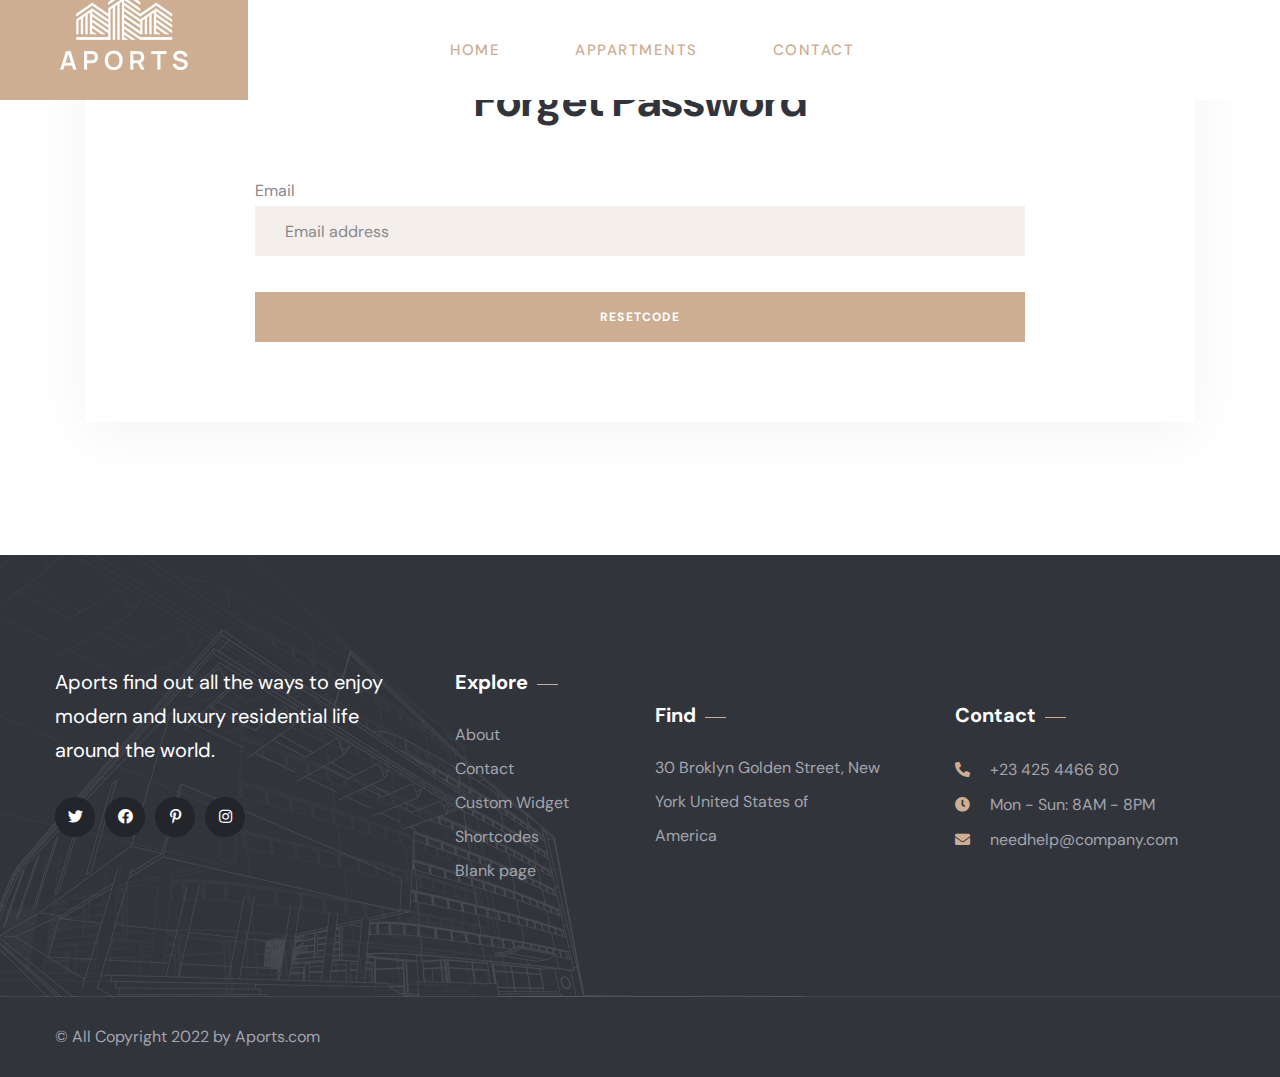
<file: forgetPassword.html>
<!DOCTYPE html>
<html lang="en">
<head>
    <meta charset="UTF-8">
    <meta name="viewport" content="width=device-width, initial-scale=1.0">
    <title>ForgetPassword</title>
    <!-- favicons Icons -->
    <link rel="apple-touch-icon" sizes="180x180" href="assets/images/favicons/apple-touch-icon.png" />
    <link rel="icon" type="image/png" sizes="32x32" href="assets/images/favicons/favicon-32x32.png" />
    <link rel="icon" type="image/png" sizes="16x16" href="assets/images/favicons/favicon-16x16.png" />
    <link rel="manifest" href="assets/images/favicons/site.webmanifest" />
    <meta name="description" content="Aports HTML 5 Template " />
    <!-- fonts -->
    <link rel="preconnect" href="https://fonts.googleapis.com">
    <link rel="preconnect" href="https://fonts.gstatic.com" crossorigin>
    <link
        href="https://fonts.googleapis.com/css2?family=DM+Sans:ital,wght@0,400;0,500;0,700;1,400;1,500;1,700&display=swap"
        rel="stylesheet">
    <link rel="stylesheet" href="assets/vendors/bootstrap/css/bootstrap.min.css" />
    <link rel="stylesheet" href="assets/vendors/animate/animate.min.css" />
    <link rel="stylesheet" href="assets/vendors/animate/custom-animate.css" />
    <link rel="stylesheet" href="assets/vendors/fontawesome/css/all.min.css" />
    <link rel="stylesheet" href="assets/vendors/jarallax/jarallax.css" />
    <link rel="stylesheet" href="assets/vendors/jquery-magnific-popup/jquery.magnific-popup.css" />
    <link rel="stylesheet" href="assets/vendors/nouislider/nouislider.min.css" />
    <link rel="stylesheet" href="assets/vendors/nouislider/nouislider.pips.css" />
    <link rel="stylesheet" href="assets/vendors/odometer/odometer.min.css" />
    <link rel="stylesheet" href="assets/vendors/swiper/swiper.min.css" />
    <link rel="stylesheet" href="assets/vendors/aports-icons/style.css">
    <link rel="stylesheet" href="assets/vendors/tiny-slider/tiny-slider.min.css" />
    <link rel="stylesheet" href="assets/vendors/reey-font/stylesheet.css" />
    <link rel="stylesheet" href="assets/vendors/owl-carousel/owl.carousel.min.css" />
    <link rel="stylesheet" href="assets/vendors/owl-carousel/owl.theme.default.min.css" />
    <link rel="stylesheet" href="assets/vendors/bxslider/jquery.bxslider.css" />
    <link rel="stylesheet" href="assets/vendors/bootstrap-select/css/bootstrap-select.min.css" />
    <link rel="stylesheet" href="assets/vendors/vegas/vegas.min.css" />
    <link rel="stylesheet" href="assets/vendors/jquery-ui/jquery-ui.css" />
    <link rel="stylesheet" href="assets/vendors/timepicker/timePicker.css" />
    <!-- template styles -->
    <link rel="stylesheet" href="assets/css/aports.css" />
    <link rel="stylesheet" href="assets/css/aports-responsive.css" />
</head>
<body class="custom-cursor">
   <div class="custom-cursor__cursor"></div>
    <div class="custom-cursor__cursor-two"></div>
    <div class="preloader">
        <div class="preloader__image"></div>
    </div>
      <div class="page-wrapper">
        <header class="main-header">
        <nav class="main-menu">
            <div class="main-menu__wrapper">
                <div class="main-menu__wrapper-inner">
                    <div class="main-menu__left">
                        <div class="main-menu__logo">
                            <a href="index.html"><img src="assets/images/resources/logo-1.png" alt=""></a>
                        </div>
                    </div>
                    <div class="main-menu__main-menu-box">
                        <a href="#" class="mobile-nav__toggler"><i class="fa fa-bars"></i></a>
                        <ul class="main-menu__list">
                            <li class="current" class="dropdown" >
                                <a href="index.html">Home </a>
                            </li>
                            <li class="current" class="dropdown" >
                                <a href="#">Appartments</a>
                                <ul class="shadow-box">
                                    <li><a href="apartments.html">Apartments</a></li>
                                    <li><a href="apartment-details.html">Apartment Details</a></li>
                                </ul>
                            </li>
                            <li class="current">
                                <a href="contact.html">Contact</a>
                            </li>
                        </ul>
                    </div>
                    <!-- <div class="main-menu__right">
                        <div class="main-menu__search-btn-box">
                            <div class="main-menu__search-box">
                                <a href="#" class="main-menu__search search-toggler icon-magnifying-glass"></a>
                            </div>
                            <div class="main-menu__btn-box">
                                <a href="contact.html" class="thm-btn main-menu__btn">Schedule a Visit</a>
                            </div>
                        </div>
                    </div> -->
                </div>
            </div>
        </nav>
       </header> 
         <div class="stricky-header stricked-menu main-menu">
            <div class="sticky-header__content"></div><!-- /.sticky-header__content -->
        </div><!-- /.stricky-header -->
         <section class="contact-three">
            <div class="container">
                <div class="contact-three__inner">
                    <div class="section-title text-center">
                        <!-- <span class="section-title__tagline">Forget</span> -->
                        <h2 class="section-title__title">Forget Password</h2>
                    </div>
                    <div class="contact-three__form-box">
                        <form id="my-form" class="contact-three__form contact-form-validated"
                            novalidate="novalidate">
                            <div class="row g-3">
                                <div class="col-x1-6">
                                    <div class="contact-form__input-box">
                                        <label for="email" class="email-label">Email</label>
                                      <input type="email" id="email" placeholder="Email address" name="email">

                                    </div>
                                </div>
                                <div class="contact-form__btn-box">
                                        <button type="submit" class="thm-btn contact-form__btn">ResetCode</button>
                                    </div>
                            </div>
                        </form>
                    </div>
                </div>
            </div>
        </section>
        <!--Site Footer Start-->
        <footer class="site-footer">
            <div class="site-footer__top">
                <div class="site-footer__shape-1 float-bob-x">
                    <img src="assets/images/shapes/site-footer-shape-1.png" alt="">
                </div>
                <div class="container">
                    <div class="site-footer__top-inner">
                        <div class="row">
                            <div class="col-xl-4 col-lg-6 col-md-6 wow fadeInUp" data-wow-delay="100ms">
                                <div class="footer-widget__column footer-widget__about">
                                    <div class="footer-widget__about-text-box">
                                        <p class="footer-widget__about-text">Aports find out all the ways to enjoy
                                            modern and luxury residential life around the world.</p>
                                    </div>
                                    <div class="site-footer__social">
                                        <a href="#"><i class="fab fa-twitter"></i></a>
                                        <a href="#"><i class="fab fa-facebook"></i></a>
                                        <a href="#"><i class="fab fa-pinterest-p"></i></a>
                                        <a href="#"><i class="fab fa-instagram"></i></a>
                                    </div>
                                </div>
                            </div>
                            <div class="col-xl-2 col-lg-6 col-md-6 wow fadeInUp" data-wow-delay="200ms">
                                <div class="footer-widget__column footer-widget__Explore">
                                    <div class="footer-widget__title-box">
                                        <h3 class="footer-widget__title">Explore</h3>
                                    </div>
                                    <ul class="footer-widget__Explore-list list-unstyled">
                                        <li><a href="about.html">About</a></li>
                                        <li><a href="contact.html">Contact</a></li>
                                        <li><a href="about.html">Custom Widget</a></li>
                                        <li><a href="about.html">Shortcodes</a></li>
                                        <li><a href="about.html">Blank page</a></li>
                                    </ul>
                                </div>
                            </div>
                            <div class="col-xl-3 col-lg-6 col-md-6 wow fadeInUp" data-wow-delay="300ms">
                                <div class="footer-widget__column footer-widget__find">
                                    <div class="footer-widget__title-box">
                                        <h3 class="footer-widget__title">Find</h3>
                                    </div>
                                    <p class="footer-widget__find-text">30 Broklyn Golden Street, New <br> York United
                                        States of <br> America</p>
                                </div>
                            </div>
                            <div class="col-xl-3 col-lg-6 col-md-6 wow fadeInUp" data-wow-delay="400ms">
                                <div class="footer-widget__column footer-widget__Contact">
                                    <div class="footer-widget__title-box">
                                        <h3 class="footer-widget__title">Contact</h3>
                                    </div>
                                    <ul class="footer-widget__Contact-list list-unstyled">
                                        <li>
                                            <div class="icon">
                                                <span class="fas fa-phone-alt"></span>
                                            </div>
                                            <div class="text">
                                                <p><a href="tel:23425446680">+23 425 4466 80</a></p>
                                            </div>
                                        </li>
                                        <li>
                                            <div class="icon">
                                                <span class="fas fa-clock"></span>
                                            </div>
                                            <div class="text">
                                                <p>Mon - Sun: 8AM - 8PM</p>
                                            </div>
                                        </li>
                                        <li>
                                            <div class="icon">
                                                <span class="fas fa-envelope"></span>
                                            </div>
                                            <div class="text">
                                                <p><a href="mailto:needhelp@company.com">needhelp@company.com</a></p>
                                            </div>
                                        </li>
                                    </ul>
                                </div>
                            </div>
                        </div>
                    </div>
                </div>
            </div>
            <div class="site-footer__bottom">
                <div class="container">
                    <div class="row">
                        <div class="col-xl-12">
                            <div class="site-footer__bottom-inner">
                                <p class="site-footer__bottom-text">© All Copyright 2022 by <a href="#">Aports.com</a>
                                </p>
                            </div>
                        </div>
                    </div>
                </div>
            </div>
        </footer>
        <!--Site Footer End-->
    </div><!-- /.page-wrapper -->
    <a href="#" data-target="html" class="scroll-to-target scroll-to-top"><i class="icon-right-arrow"></i></a>
    <script src="assets/vendors/jquery/jquery-3.6.0.min.js"></script>
    <script src="assets/vendors/bootstrap/js/bootstrap.bundle.min.js"></script>
    <script src="assets/vendors/jarallax/jarallax.min.js"></script>
    <script src="assets/vendors/jquery-ajaxchimp/jquery.ajaxchimp.min.js"></script>
    <script src="assets/vendors/jquery-appear/jquery.appear.min.js"></script>
    <script src="assets/vendors/jquery-circle-progress/jquery.circle-progress.min.js"></script>
    <script src="assets/vendors/jquery-magnific-popup/jquery.magnific-popup.min.js"></script>
    <script src="assets/vendors/jquery-validate/jquery.validate.min.js"></script>
    <script src="assets/vendors/nouislider/nouislider.min.js"></script>
    <script src="assets/vendors/odometer/odometer.min.js"></script>
    <script src="assets/vendors/swiper/swiper.min.js"></script>
    <script src="assets/vendors/tiny-slider/tiny-slider.min.js"></script>
    <script src="assets/vendors/wnumb/wNumb.min.js"></script>
    <script src="assets/vendors/wow/wow.js"></script>
    <script src="assets/vendors/isotope/isotope.js"></script>
    <script src="assets/vendors/countdown/countdown.min.js"></script>
    <script src="assets/vendors/owl-carousel/owl.carousel.min.js"></script>
    <script src="assets/vendors/bxslider/jquery.bxslider.min.js"></script>
    <script src="assets/vendors/bootstrap-select/js/bootstrap-select.min.js"></script>
    <script src="assets/vendors/vegas/vegas.min.js"></script>
    <script src="assets/vendors/jquery-ui/jquery-ui.js"></script>
    <script src="assets/vendors/timepicker/timePicker.js"></script>
    <script src="assets/vendors/circleType/jquery.circleType.js"></script>
    <script src="assets/vendors/circleType/jquery.lettering.min.js"></script>
    <!-- template js -->
    <script src="assets/js/aports.js"></script>
</body>
</html>
<script>
  document.querySelector("#my-form").addEventListener("submit", forgetPassword)
  async function forgetPassword(e){
    e.preventDefault();
    let email = document.getElementById("email").value;
    const payload={
        email
    }
    const res = await fetch(`http://localhost:8080/admin/forget-password`,{
        method:"POST",
        headers:{
            "Content-Type":"application/json"
        },
        body:JSON.stringify(payload)
    })
    const data = await res.json();
    //console.log(data)
    alert("forget-password is done then after check your mail of inbox or spam")
  }
</script>
</file>
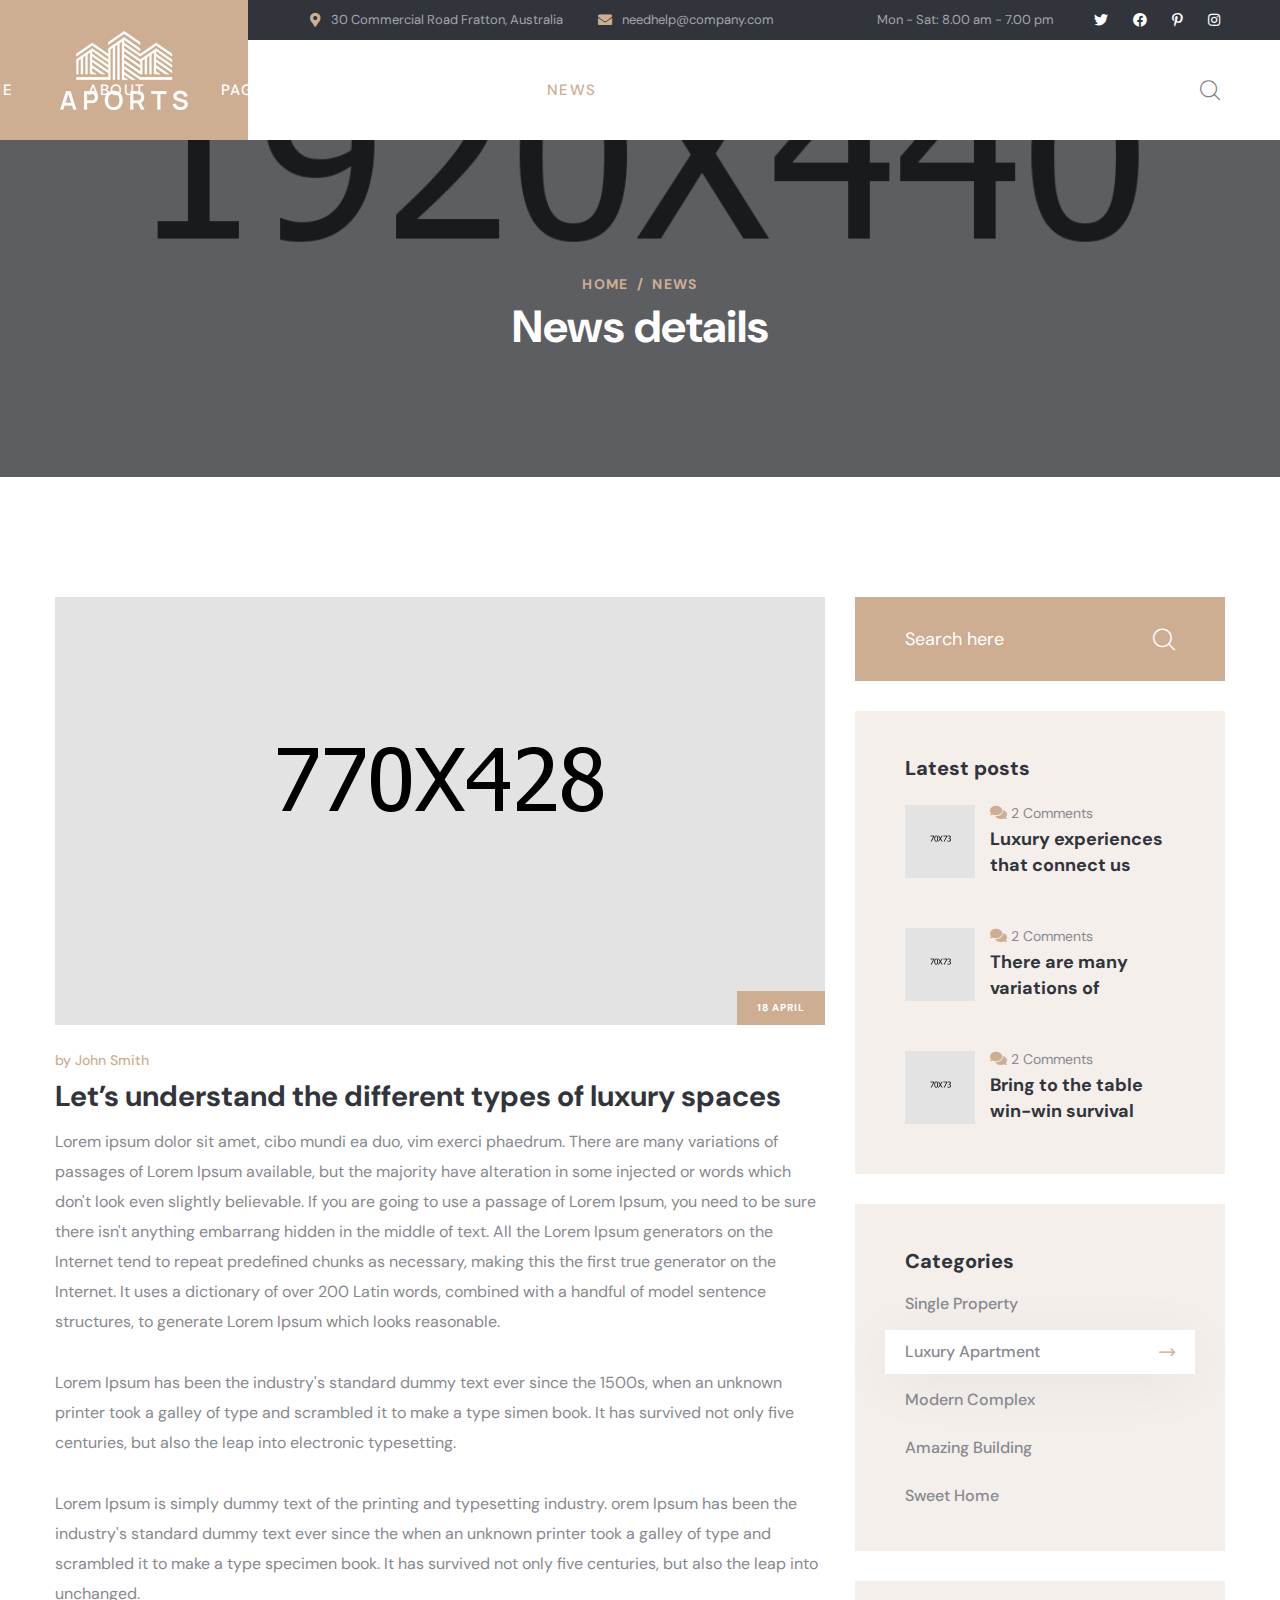
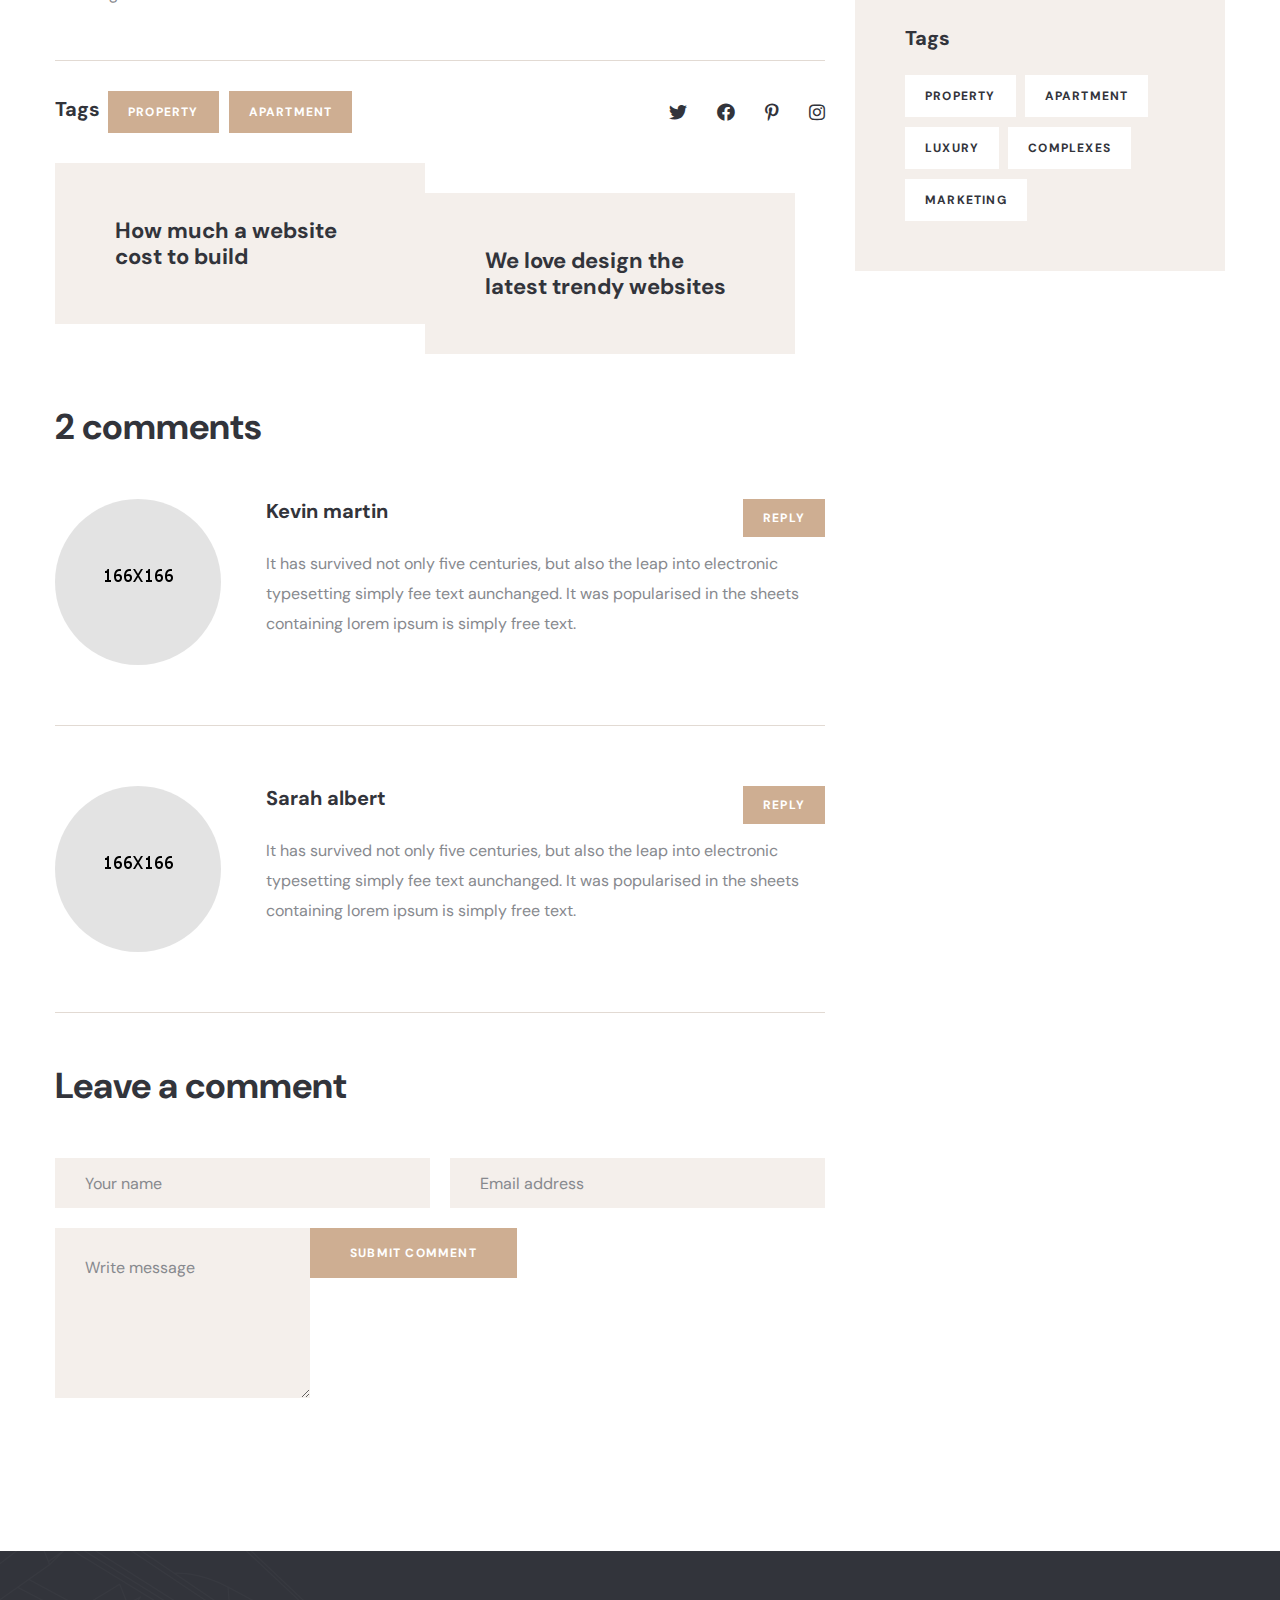
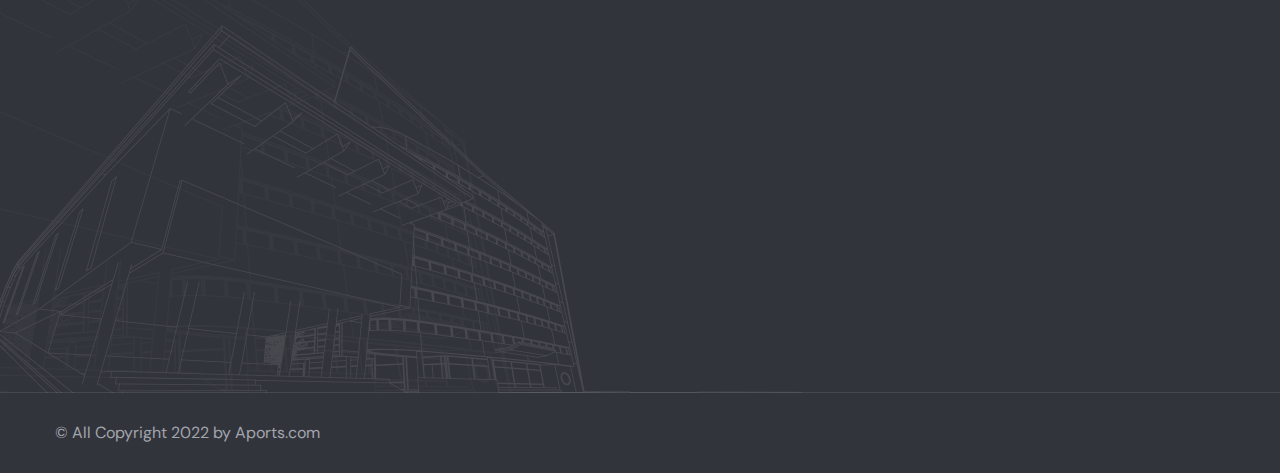
<file: news-details.html>
<!DOCTYPE html>
<html lang="en">

<head>
    <meta charset="UTF-8" />
    <meta name="viewport" content="width=device-width, initial-scale=1.0" />
    <title> News Details || Aports || Aports HTML 5 Template </title>
    <!-- favicons Icons -->
    <link rel="apple-touch-icon" sizes="180x180" href="assets/images/favicons/apple-touch-icon.png" />
    <link rel="icon" type="image/png" sizes="32x32" href="assets/images/favicons/favicon-32x32.png" />
    <link rel="icon" type="image/png" sizes="16x16" href="assets/images/favicons/favicon-16x16.png" />
    <link rel="manifest" href="assets/images/favicons/site.webmanifest" />
    <meta name="description" content="Aports HTML 5 Template " />

    <!-- fonts -->
    <link rel="preconnect" href="https://fonts.googleapis.com">

    <link rel="preconnect" href="https://fonts.gstatic.com" crossorigin>

    <link
        href="https://fonts.googleapis.com/css2?family=DM+Sans:ital,wght@0,400;0,500;0,700;1,400;1,500;1,700&display=swap"
        rel="stylesheet">

    <link rel="stylesheet" href="assets/vendors/bootstrap/css/bootstrap.min.css" />
    <link rel="stylesheet" href="assets/vendors/animate/animate.min.css" />
    <link rel="stylesheet" href="assets/vendors/animate/custom-animate.css" />
    <link rel="stylesheet" href="assets/vendors/fontawesome/css/all.min.css" />
    <link rel="stylesheet" href="assets/vendors/jarallax/jarallax.css" />
    <link rel="stylesheet" href="assets/vendors/jquery-magnific-popup/jquery.magnific-popup.css" />
    <link rel="stylesheet" href="assets/vendors/nouislider/nouislider.min.css" />
    <link rel="stylesheet" href="assets/vendors/nouislider/nouislider.pips.css" />
    <link rel="stylesheet" href="assets/vendors/odometer/odometer.min.css" />
    <link rel="stylesheet" href="assets/vendors/swiper/swiper.min.css" />
    <link rel="stylesheet" href="assets/vendors/aports-icons/style.css">
    <link rel="stylesheet" href="assets/vendors/tiny-slider/tiny-slider.min.css" />
    <link rel="stylesheet" href="assets/vendors/reey-font/stylesheet.css" />
    <link rel="stylesheet" href="assets/vendors/owl-carousel/owl.carousel.min.css" />
    <link rel="stylesheet" href="assets/vendors/owl-carousel/owl.theme.default.min.css" />
    <link rel="stylesheet" href="assets/vendors/bxslider/jquery.bxslider.css" />
    <link rel="stylesheet" href="assets/vendors/bootstrap-select/css/bootstrap-select.min.css" />
    <link rel="stylesheet" href="assets/vendors/vegas/vegas.min.css" />
    <link rel="stylesheet" href="assets/vendors/jquery-ui/jquery-ui.css" />
    <link rel="stylesheet" href="assets/vendors/timepicker/timePicker.css" />

    <!-- template styles -->
    <link rel="stylesheet" href="assets/css/aports.css" />
    <link rel="stylesheet" href="assets/css/aports-responsive.css" />
</head>

<body class="custom-cursor">
   
    <div class="custom-cursor__cursor"></div>
    <div class="custom-cursor__cursor-two"></div>
    <div class="preloader">
        <div class="preloader__image"></div>
    </div>
    <!-- /.preloader -->
    <div class="page-wrapper">
        <header class="main-header">
            <div class="main-header__top">
                <div class="main-header__top-inner">
                    <div class="main-header__top-left">
                        <ul class="list-unstyled main-header__contact-list">
                            <li>
                                <div class="icon">
                                    <i class="fas fa-map-marker-alt"></i>
                                </div>
                                <div class="text">
                                    <p>30 Commercial Road Fratton, Australia</p>
                                </div>
                            </li>
                            <li>
                                <div class="icon">
                                    <i class="fas fa-envelope"></i>
                                </div>
                                <div class="text">
                                    <p><a href="mailto:needhelp@company.com">needhelp@company.com</a></p>
                                </div>
                            </li>
                        </ul>
                    </div>
                    <div class="main-header__top-right">
                        <div class="main-header__top-time">
                            <p>Mon - Sat: 8.00 am - 7.00 pm</p>
                        </div>
                        <div class="main-header__social">
                            <a href="#"><i class="fab fa-twitter"></i></a>
                            <a href="#"><i class="fab fa-facebook"></i></a>
                            <a href="#"><i class="fab fa-pinterest-p"></i></a>
                            <a href="#"><i class="fab fa-instagram"></i></a>
                        </div>
                    </div>
                </div>
            </div>
            <nav class="main-menu">
                <div class="main-menu__wrapper">
                    <div class="main-menu__wrapper-inner">
                        <div class="main-menu__left">
                            <div class="main-menu__logo">
                                <a href="index.html"><img src="assets/images/resources/logo-1.png" alt=""></a>
                            </div>
                        </div>
                        <div class="main-menu__main-menu-box">
                            <a href="#" class="mobile-nav__toggler"><i class="fa fa-bars"></i></a>
                            <ul class="main-menu__list">
                                <li class="dropdown">
                                    <a href="index.html">Home </a>
                                    <ul class="shadow-box">
                                        <li><a href="index.html">Home One</a></li>
                                        <li><a href="index2.html">Home Two</a></li>
                                        <li><a href="index3.html">Home Three</a></li>
                                        <li class="dropdown">
                                            <a href="#">Header Styles</a>
                                            <ul>
                                                <li><a href="index.html">Header One</a></li>
                                                <li><a href="index2.html">Header Two</a></li>
                                                <li><a href="index3.html">Header Three</a></li>
                                            </ul>
                                        </li>
                                    </ul>
                                </li>
                                <li>
                                    <a href="about.html">About</a>
                                </li>
                                <li class="dropdown">
                                    <a href="#">Pages</a>
                                    <ul class="shadow-box">
                                        <li><a href="services.html">Services</a>
                                        </li>
                                        <li><a href="the-building.html">The Building</a>
                                        </li>
                                        <li><a href="agents.html">Agents</a></li>
                                        <li><a href="faq.html">FAQs</a></li>
                                    </ul>
                                </li>
                                <li class="dropdown">
                                    <a href="#">Appartments</a>
                                    <ul class="shadow-box">
                                        <li><a href="apartments.html">Apartments</a></li>
                                        <li><a href="apartment-details.html">Apartment Details</a></li>
                                    </ul>
                                </li>
                                <li class="dropdown current">
                                    <a href="#">News</a>
                                    <ul class="shadow-box">
                                        <li><a href="news.html">News</a></li>
                                        <li><a href="news-details.html">News Details</a></li>
                                    </ul>
                                </li>
                                <li>
                                    <a href="contact.html">Contact</a>
                                </li>
                            </ul>
                        </div>
                        <div class="main-menu__right">
                            <div class="main-menu__search-btn-box">
                                <div class="main-menu__search-box">
                                    <a href="#" class="main-menu__search search-toggler icon-magnifying-glass"></a>
                                </div>
                                <div class="main-menu__btn-box">
                                    <a href="contact.html" class="thm-btn main-menu__btn">Schedule a Visit</a>
                                </div>
                            </div>
                        </div>
                    </div>
                </div>
            </nav>
        </header>

        <div class="stricky-header stricked-menu main-menu">
            <div class="sticky-header__content"></div><!-- /.sticky-header__content -->
        </div><!-- /.stricky-header -->

        <!--Page Header Start-->
        <section class="page-header">
            <div class="page-header-bg" style="background-image: url(assets/images/backgrounds/page-header-bg.jpg)">
            </div>
            <div class="container">
                <div class="page-header__inner">
                    <ul class="thm-breadcrumb list-unstyled">
                        <li><a href="index.html">Home</a></li>
                        <li><span>/</span></li>
                        <li>News</li>
                    </ul>
                    <h2>News details</h2>
                </div>
            </div>
        </section>
        <!--Page Header End-->

        <!--News Details Start-->
        <section class="news-details">
            <div class="container">
                <div class="row">
                    <div class="col-xl-8 col-lg-7">
                        <div class="news-details__left">
                            <div class="news-details__img">
                                <img src="assets/images/blog/news-details-img-1.jpg" alt="">
                                <div class="news-details__date">
                                    <p>18 april</p>
                                </div>
                            </div>
                            <div class="news-details__content">
                                <p class="news-details__author">by John Smith</p>
                                <h3 class="news-details__title">Let’s understand the different types of luxury spaces
                                </h3>
                                <p class="news-details__text-1">Lorem ipsum dolor sit amet, cibo mundi ea duo, vim
                                    exerci phaedrum. There are many variations of passages of Lorem Ipsum available, but
                                    the majority have alteration in some injected or words which don't look even
                                    slightly believable. If you are going to use a passage of Lorem Ipsum, you need to
                                    be sure there isn't anything embarrang hidden in the middle of text. All the Lorem
                                    Ipsum generators on the Internet tend to repeat predefined chunks as necessary,
                                    making this the first true generator on the Internet. It uses a dictionary of over
                                    200 Latin words, combined with a handful of model sentence structures, to generate
                                    Lorem Ipsum which looks reasonable. </p>
                                <p class="news-details__text-2">Lorem Ipsum has been the industry's standard dummy text
                                    ever since the 1500s, when an unknown printer took a galley of type and scrambled it
                                    to make a type simen book. It has survived not only five centuries, but also the
                                    leap into electronic typesetting.</p>
                                <p class="news-details__text-3">Lorem Ipsum is simply dummy text of the printing and
                                    typesetting industry. orem Ipsum has been the industry's standard dummy text ever
                                    since the when an unknown printer took a galley of type and scrambled it to make a
                                    type specimen book. It has survived not only five centuries, but also the leap into
                                    unchanged.</p>
                            </div>
                            <div class="news-details__bottom">
                                <p class="news-details__tags">
                                    <span>Tags</span>
                                    <a href="#">Property</a>
                                    <a href="#">Apartment</a>
                                </p>
                                <div class="news-details__social-list">
                                    <a href="#"><i class="fab fa-twitter"></i></a>
                                    <a href="#"><i class="fab fa-facebook"></i></a>
                                    <a href="#"><i class="fab fa-pinterest-p"></i></a>
                                    <a href="#"><i class="fab fa-instagram"></i></a>
                                </div>
                            </div>
                            <div class="news-details__pagenation-box">
                                <ul class="list-unstyled news-details__pagenation">
                                    <li>How much a website cost to build</li>
                                    <li>We love design the latest trendy websites</li>
                                </ul>
                            </div>
                            <div class="comment-one">
                                <h3 class="comment-one__title">2 comments</h3>
                                <div class="comment-one__single">
                                    <div class="comment-one__image">
                                        <img src="assets/images/blog/comment-1-1.jpg" alt="">
                                    </div>
                                    <div class="comment-one__content">
                                        <h3>Kevin martin</h3>
                                        <p>It has survived not only five centuries, but also the leap into electronic
                                            typesetting simply fee text aunchanged. It was popularised in the sheets
                                            containing lorem ipsum is simply free text.</p>
                                        <a href="news-details.html" class="thm-btn comment-one__btn">Reply</a>
                                    </div>
                                </div>
                                <div class="comment-one__single">
                                    <div class="comment-one__image">
                                        <img src="assets/images/blog/comment-1-2.jpg" alt="">
                                    </div>
                                    <div class="comment-one__content">
                                        <h3>Sarah albert</h3>
                                        <p>It has survived not only five centuries, but also the leap into electronic
                                            typesetting simply fee text aunchanged. It was popularised in the sheets
                                            containing lorem ipsum is simply free text.</p>
                                        <a href="news-details.html" class="thm-btn comment-one__btn">Reply</a>
                                    </div>
                                </div>
                            </div>
                            <div class="comment-form">
                                <h3 class="comment-form__title">Leave a comment</h3>
                                <form action="assets/inc/sendemail.php" class="comment-one__form contact-form-validated"
                                    novalidate="novalidate">
                                    <div class="row">
                                        <div class="col-xl-6">
                                            <div class="comment-form__input-box">
                                                <input type="text" placeholder="Your name" name="name">
                                            </div>
                                        </div>
                                        <div class="col-xl-6">
                                            <div class="comment-form__input-box">
                                                <input type="email" placeholder="Email address" name="email">
                                            </div>
                                        </div>
                                    </div>
                                    <div class="row">
                                        <div class="col-xl-12">
                                            <div class="comment-form__input-box text-message-box">
                                                <textarea name="message" placeholder="Write message"></textarea>
                                            </div>
                                            <div class="comment-form__btn-box">
                                                <button type="submit" class="thm-btn comment-form__btn">Submit
                                                    comment</button>
                                            </div>
                                        </div>
                                    </div>
                                </form>
                            </div>
                        </div>
                    </div>
                    <div class="col-xl-4 col-lg-5">
                        <div class="sidebar">
                            <div class="sidebar__single sidebar__search">
                                <form action="#" class="sidebar__search-form">
                                    <input type="search" placeholder="Search here">
                                    <button type="submit"><i class="icon-magnifying-glass"></i></button>
                                </form>
                            </div>
                            <div class="sidebar__single sidebar__post">
                                <h3 class="sidebar__title">Latest posts</h3>
                                <ul class="sidebar__post-list list-unstyled">
                                    <li>
                                        <div class="sidebar__post-image">
                                            <img src="assets/images/blog/lp-1-1.jpg" alt="">
                                        </div>
                                        <div class="sidebar__post-content">
                                            <h3>
                                                <span class="sidebar__post-content-meta"><i
                                                        class="fas fa-comments"></i>2 Comments</span>
                                                <a href="news-details.html">Luxury experiences
                                                    that connect us</a>
                                            </h3>
                                        </div>
                                    </li>
                                    <li>
                                        <div class="sidebar__post-image">
                                            <img src="assets/images/blog/lp-1-2.jpg" alt="">
                                        </div>
                                        <div class="sidebar__post-content">
                                            <h3>
                                                <span class="sidebar__post-content-meta"><i
                                                        class="fas fa-comments"></i>2 Comments</span>
                                                <a href="news-details.html">There are many variations of</a>
                                            </h3>
                                        </div>
                                    </li>
                                    <li>
                                        <div class="sidebar__post-image">
                                            <img src="assets/images/blog/lp-1-3.jpg" alt="">
                                        </div>
                                        <div class="sidebar__post-content">
                                            <h3>
                                                <span class="sidebar__post-content-meta"><i
                                                        class="fas fa-comments"></i>2 Comments</span>
                                                <a href="news-details.html">Bring to the table win-win survival</a>
                                            </h3>
                                        </div>
                                    </li>
                                </ul>
                            </div>
                            <div class="sidebar__single sidebar__category">
                                <h3 class="sidebar__title">Categories</h3>
                                <ul class="sidebar__category-list list-unstyled">
                                    <li><a href="news-details.html">Single Property<span
                                                class="icon-right-arrow"></span></a>
                                    </li>
                                    <li class="active"><a href="news-details.html">Luxury Apartment<span
                                                class="icon-right-arrow"></span></a></li>
                                    <li><a href="news-details.html">Modern Complex<span
                                                class="icon-right-arrow"></span></a>
                                    </li>
                                    <li><a href="news-details.html">Amazing Building<span
                                                class="icon-right-arrow"></span></a>
                                    </li>
                                    <li><a href="news-details.html">Sweet Home<span class="icon-right-arrow"></span></a>
                                    </li>
                                </ul>
                            </div>
                            <div class="sidebar__single sidebar__tags">
                                <h3 class="sidebar__title">Tags</h3>
                                <div class="sidebar__tags-list">
                                    <a href="#">Property</a>
                                    <a href="#">apartment</a>
                                    <a href="#">luxury</a>
                                    <a href="#">Complexes</a>
                                    <a href="#">marketing</a>
                                </div>
                            </div>
                        </div>
                    </div>
                </div>
            </div>
        </section>
        <!--News Details End-->

        <!--Site Footer Start-->
        <footer class="site-footer">
            <div class="site-footer__top">
                <div class="site-footer__shape-1 float-bob-x">
                    <img src="assets/images/shapes/site-footer-shape-1.png" alt="">
                </div>
                <div class="container">
                    <div class="site-footer__top-inner">
                        <div class="row">
                            <div class="col-xl-4 col-lg-6 col-md-6 wow fadeInUp" data-wow-delay="100ms">
                                <div class="footer-widget__column footer-widget__about">
                                    <div class="footer-widget__about-text-box">
                                        <p class="footer-widget__about-text">Aports find out all the ways to enjoy
                                            modern and luxury residential life around the world.</p>
                                    </div>
                                    <div class="site-footer__social">
                                        <a href="#"><i class="fab fa-twitter"></i></a>
                                        <a href="#"><i class="fab fa-facebook"></i></a>
                                        <a href="#"><i class="fab fa-pinterest-p"></i></a>
                                        <a href="#"><i class="fab fa-instagram"></i></a>
                                    </div>
                                </div>
                            </div>
                            <div class="col-xl-2 col-lg-6 col-md-6 wow fadeInUp" data-wow-delay="200ms">
                                <div class="footer-widget__column footer-widget__Explore">
                                    <div class="footer-widget__title-box">
                                        <h3 class="footer-widget__title">Explore</h3>
                                    </div>
                                    <ul class="footer-widget__Explore-list list-unstyled">
                                        <li><a href="about.html">About</a></li>
                                        <li><a href="contact.html">Contact</a></li>
                                        <li><a href="about.html">Custom Widget</a></li>
                                        <li><a href="about.html">Shortcodes</a></li>
                                        <li><a href="about.html">Blank page</a></li>
                                    </ul>
                                </div>
                            </div>
                            <div class="col-xl-3 col-lg-6 col-md-6 wow fadeInUp" data-wow-delay="300ms">
                                <div class="footer-widget__column footer-widget__find">
                                    <div class="footer-widget__title-box">
                                        <h3 class="footer-widget__title">Find</h3>
                                    </div>
                                    <p class="footer-widget__find-text">30 Broklyn Golden Street, New <br> York United
                                        States of <br> America</p>
                                </div>
                            </div>
                            <div class="col-xl-3 col-lg-6 col-md-6 wow fadeInUp" data-wow-delay="400ms">
                                <div class="footer-widget__column footer-widget__Contact">
                                    <div class="footer-widget__title-box">
                                        <h3 class="footer-widget__title">Contact</h3>
                                    </div>
                                    <ul class="footer-widget__Contact-list list-unstyled">
                                        <li>
                                            <div class="icon">
                                                <span class="fas fa-phone-alt"></span>
                                            </div>
                                            <div class="text">
                                                <p><a href="tel:23425446680">+23 425 4466 80</a></p>
                                            </div>
                                        </li>
                                        <li>
                                            <div class="icon">
                                                <span class="fas fa-clock"></span>
                                            </div>
                                            <div class="text">
                                                <p>Mon - Sun: 8AM - 8PM</p>
                                            </div>
                                        </li>
                                        <li>
                                            <div class="icon">
                                                <span class="fas fa-envelope"></span>
                                            </div>
                                            <div class="text">
                                                <p><a href="mailto:needhelp@company.com">needhelp@company.com</a></p>
                                            </div>
                                        </li>
                                    </ul>
                                </div>
                            </div>
                        </div>
                    </div>
                </div>
            </div>
            <div class="site-footer__bottom">
                <div class="container">
                    <div class="row">
                        <div class="col-xl-12">
                            <div class="site-footer__bottom-inner">
                                <p class="site-footer__bottom-text">© All Copyright 2022 by <a href="#">Aports.com</a>
                                </p>
                            </div>
                        </div>
                    </div>
                </div>
            </div>
        </footer>
        <!--Site Footer End-->


    </div><!-- /.page-wrapper -->


    <div class="mobile-nav__wrapper">
        <div class="mobile-nav__overlay mobile-nav__toggler"></div>
        <!-- /.mobile-nav__overlay -->
        <div class="mobile-nav__content">
            <span class="mobile-nav__close mobile-nav__toggler"><i class="fa fa-times"></i></span>

            <div class="logo-box">
                <a href="index.html" aria-label="logo image"><img src="assets/images/resources/logo-3.png" width="122"
                        alt="" /></a>
            </div>
            <!-- /.logo-box -->
            <div class="mobile-nav__container"></div>
            <!-- /.mobile-nav__container -->

            <ul class="mobile-nav__contact list-unstyled">
                <li>
                    <i class="fa fa-envelope"></i>
                    <a href="mailto:needhelp@packageName__.com">needhelp@agrion.com</a>
                </li>
                <li>
                    <i class="fa fa-phone-alt"></i>
                    <a href="tel:666-888-0000">666 888 0000</a>
                </li>
            </ul><!-- /.mobile-nav__contact -->
            <div class="mobile-nav__top">
                <div class="mobile-nav__social">
                    <a href="#" class="fab fa-twitter"></a>
                    <a href="#" class="fab fa-facebook-square"></a>
                    <a href="#" class="fab fa-pinterest-p"></a>
                    <a href="#" class="fab fa-instagram"></a>
                </div><!-- /.mobile-nav__social -->
            </div><!-- /.mobile-nav__top -->



        </div>
        <!-- /.mobile-nav__content -->
    </div>
    <!-- /.mobile-nav__wrapper -->

    <div class="search-popup">
        <div class="search-popup__overlay search-toggler"></div>
        <!-- /.search-popup__overlay -->
        <div class="search-popup__content">
            <form action="#">
                <label for="search" class="sr-only">search here</label><!-- /.sr-only -->
                <input type="text" id="search" placeholder="Search Here..." />
                <button type="submit" aria-label="search submit" class="thm-btn">
                    <i class="icon-magnifying-glass"></i>
                </button>
            </form>
        </div>
        <!-- /.search-popup__content -->
    </div>
    <!-- /.search-popup -->

    <a href="#" data-target="html" class="scroll-to-target scroll-to-top"><i class="icon-right-arrow"></i></a>

    <script src="assets/vendors/jquery/jquery-3.6.0.min.js"></script>
    <script src="assets/vendors/bootstrap/js/bootstrap.bundle.min.js"></script>
    <script src="assets/vendors/jarallax/jarallax.min.js"></script>
    <script src="assets/vendors/jquery-ajaxchimp/jquery.ajaxchimp.min.js"></script>
    <script src="assets/vendors/jquery-appear/jquery.appear.min.js"></script>
    <script src="assets/vendors/jquery-circle-progress/jquery.circle-progress.min.js"></script>
    <script src="assets/vendors/jquery-magnific-popup/jquery.magnific-popup.min.js"></script>
    <script src="assets/vendors/jquery-validate/jquery.validate.min.js"></script>
    <script src="assets/vendors/nouislider/nouislider.min.js"></script>
    <script src="assets/vendors/odometer/odometer.min.js"></script>
    <script src="assets/vendors/swiper/swiper.min.js"></script>
    <script src="assets/vendors/tiny-slider/tiny-slider.min.js"></script>
    <script src="assets/vendors/wnumb/wNumb.min.js"></script>
    <script src="assets/vendors/wow/wow.js"></script>
    <script src="assets/vendors/isotope/isotope.js"></script>
    <script src="assets/vendors/countdown/countdown.min.js"></script>
    <script src="assets/vendors/owl-carousel/owl.carousel.min.js"></script>
    <script src="assets/vendors/bxslider/jquery.bxslider.min.js"></script>
    <script src="assets/vendors/bootstrap-select/js/bootstrap-select.min.js"></script>
    <script src="assets/vendors/vegas/vegas.min.js"></script>
    <script src="assets/vendors/jquery-ui/jquery-ui.js"></script>
    <script src="assets/vendors/timepicker/timePicker.js"></script>
    <script src="assets/vendors/circleType/jquery.circleType.js"></script>
    <script src="assets/vendors/circleType/jquery.lettering.min.js"></script>




    <!-- template js -->
    <script src="assets/js/aports.js"></script>
</body>

</html>
</file>
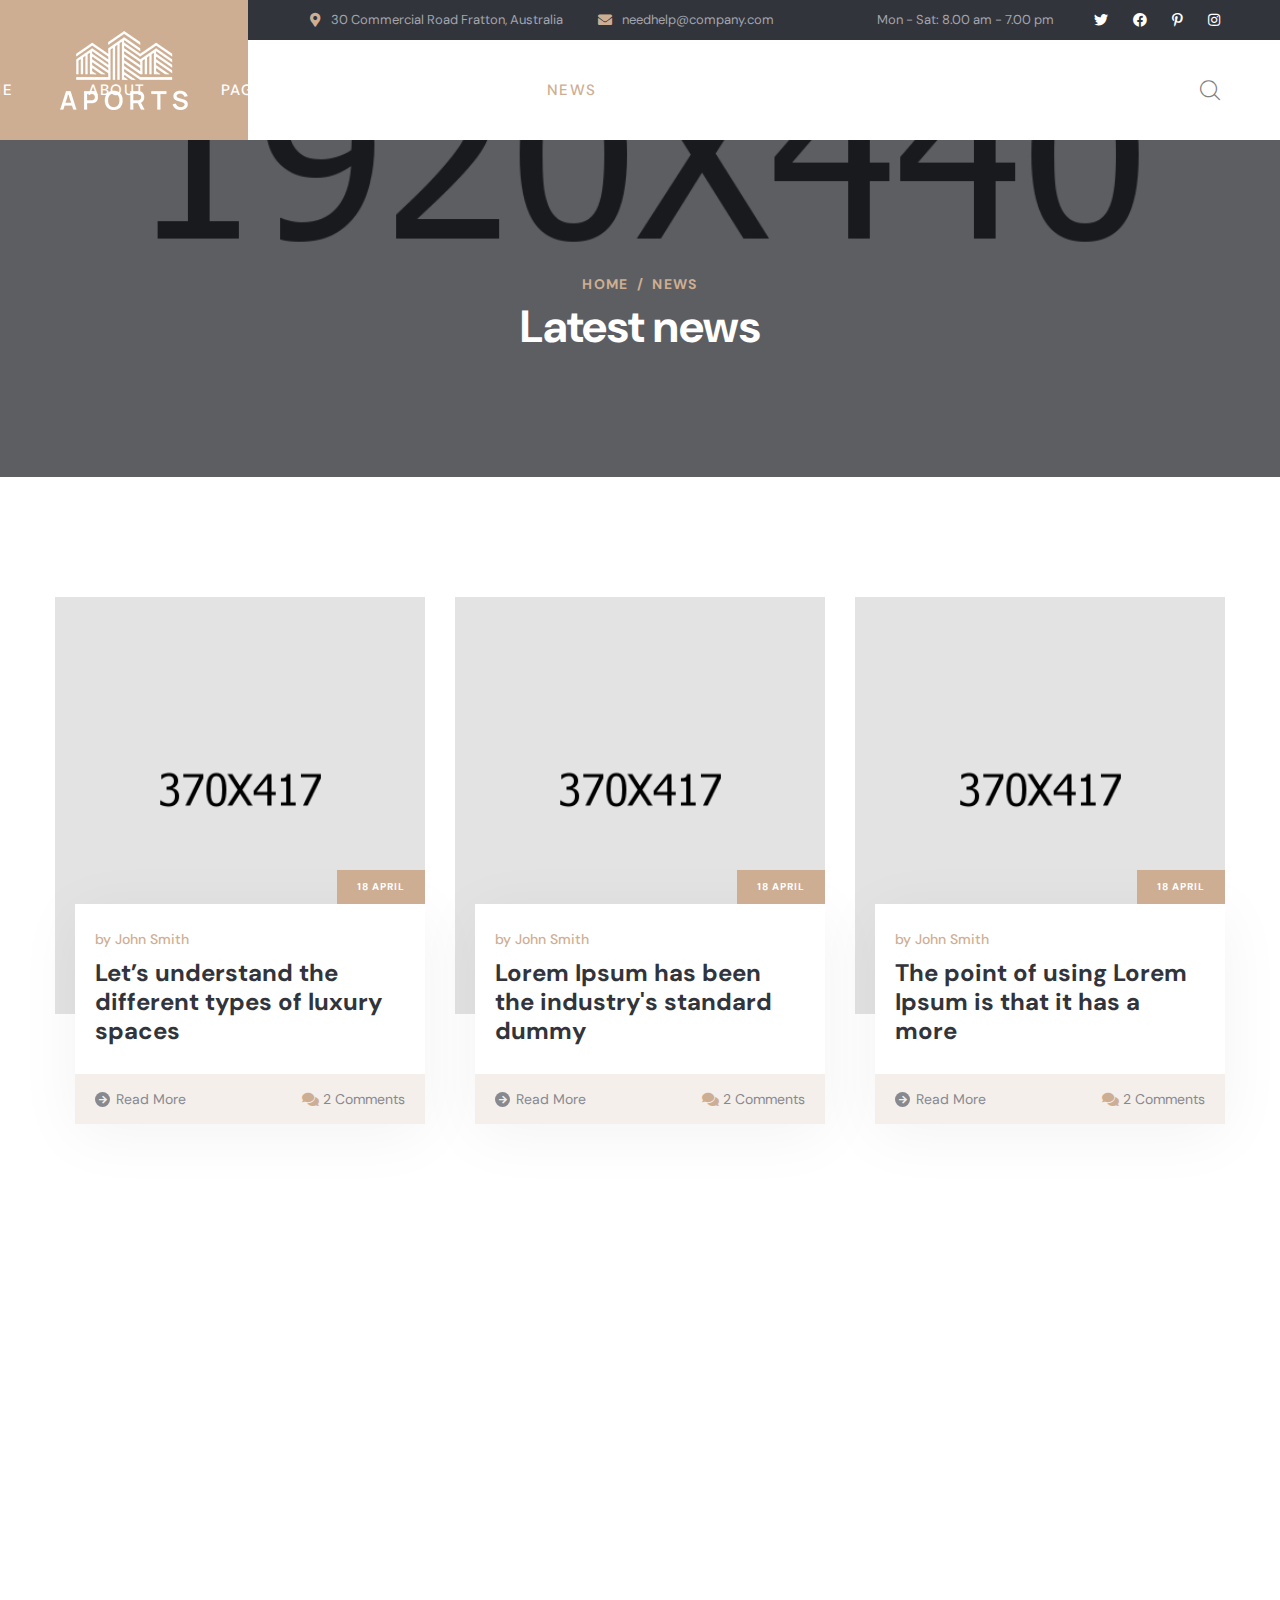
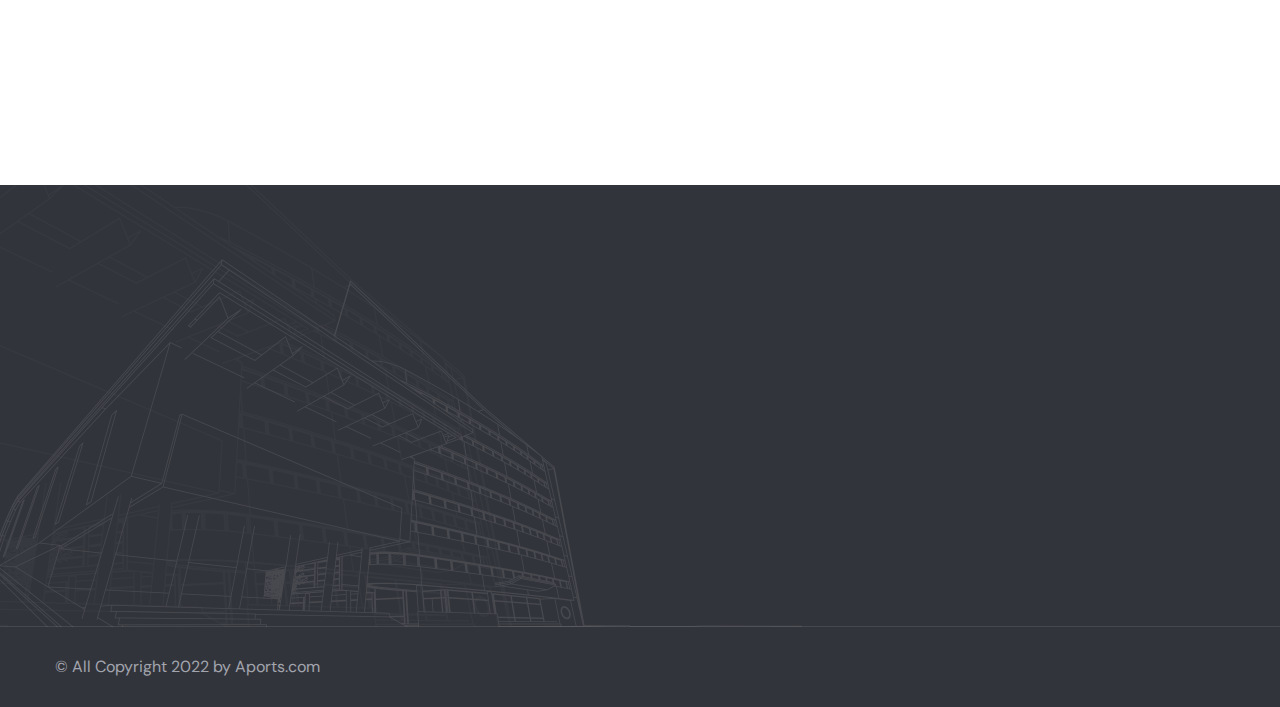
<file: news.html>
<!DOCTYPE html>
<html lang="en">

<head>
    <meta charset="UTF-8" />
    <meta name="viewport" content="width=device-width, initial-scale=1.0" />
    <title> News || Aports || Aports HTML 5 Template </title>
    <!-- favicons Icons -->
    <link rel="apple-touch-icon" sizes="180x180" href="assets/images/favicons/apple-touch-icon.png" />
    <link rel="icon" type="image/png" sizes="32x32" href="assets/images/favicons/favicon-32x32.png" />
    <link rel="icon" type="image/png" sizes="16x16" href="assets/images/favicons/favicon-16x16.png" />
    <link rel="manifest" href="assets/images/favicons/site.webmanifest" />
    <meta name="description" content="Aports HTML 5 Template " />

    <!-- fonts -->
    <link rel="preconnect" href="https://fonts.googleapis.com">

    <link rel="preconnect" href="https://fonts.gstatic.com" crossorigin>

    <link
        href="https://fonts.googleapis.com/css2?family=DM+Sans:ital,wght@0,400;0,500;0,700;1,400;1,500;1,700&display=swap"
        rel="stylesheet">

    <link rel="stylesheet" href="assets/vendors/bootstrap/css/bootstrap.min.css" />
    <link rel="stylesheet" href="assets/vendors/animate/animate.min.css" />
    <link rel="stylesheet" href="assets/vendors/animate/custom-animate.css" />
    <link rel="stylesheet" href="assets/vendors/fontawesome/css/all.min.css" />
    <link rel="stylesheet" href="assets/vendors/jarallax/jarallax.css" />
    <link rel="stylesheet" href="assets/vendors/jquery-magnific-popup/jquery.magnific-popup.css" />
    <link rel="stylesheet" href="assets/vendors/nouislider/nouislider.min.css" />
    <link rel="stylesheet" href="assets/vendors/nouislider/nouislider.pips.css" />
    <link rel="stylesheet" href="assets/vendors/odometer/odometer.min.css" />
    <link rel="stylesheet" href="assets/vendors/swiper/swiper.min.css" />
    <link rel="stylesheet" href="assets/vendors/aports-icons/style.css">
    <link rel="stylesheet" href="assets/vendors/tiny-slider/tiny-slider.min.css" />
    <link rel="stylesheet" href="assets/vendors/reey-font/stylesheet.css" />
    <link rel="stylesheet" href="assets/vendors/owl-carousel/owl.carousel.min.css" />
    <link rel="stylesheet" href="assets/vendors/owl-carousel/owl.theme.default.min.css" />
    <link rel="stylesheet" href="assets/vendors/bxslider/jquery.bxslider.css" />
    <link rel="stylesheet" href="assets/vendors/bootstrap-select/css/bootstrap-select.min.css" />
    <link rel="stylesheet" href="assets/vendors/vegas/vegas.min.css" />
    <link rel="stylesheet" href="assets/vendors/jquery-ui/jquery-ui.css" />
    <link rel="stylesheet" href="assets/vendors/timepicker/timePicker.css" />

    <!-- template styles -->
    <link rel="stylesheet" href="assets/css/aports.css" />
    <link rel="stylesheet" href="assets/css/aports-responsive.css" />
</head>

<body class="custom-cursor">

    <div class="custom-cursor__cursor"></div>
    <div class="custom-cursor__cursor-two"></div>





    <div class="preloader">
        <div class="preloader__image"></div>
    </div>
    <!-- /.preloader -->


    <div class="page-wrapper">
        <header class="main-header">
            <div class="main-header__top">
                <div class="main-header__top-inner">
                    <div class="main-header__top-left">
                        <ul class="list-unstyled main-header__contact-list">
                            <li>
                                <div class="icon">
                                    <i class="fas fa-map-marker-alt"></i>
                                </div>
                                <div class="text">
                                    <p>30 Commercial Road Fratton, Australia</p>
                                </div>
                            </li>
                            <li>
                                <div class="icon">
                                    <i class="fas fa-envelope"></i>
                                </div>
                                <div class="text">
                                    <p><a href="mailto:needhelp@company.com">needhelp@company.com</a></p>
                                </div>
                            </li>
                        </ul>
                    </div>
                    <div class="main-header__top-right">
                        <div class="main-header__top-time">
                            <p>Mon - Sat: 8.00 am - 7.00 pm</p>
                        </div>
                        <div class="main-header__social">
                            <a href="#"><i class="fab fa-twitter"></i></a>
                            <a href="#"><i class="fab fa-facebook"></i></a>
                            <a href="#"><i class="fab fa-pinterest-p"></i></a>
                            <a href="#"><i class="fab fa-instagram"></i></a>
                        </div>
                    </div>
                </div>
            </div>
            <nav class="main-menu">
                <div class="main-menu__wrapper">
                    <div class="main-menu__wrapper-inner">
                        <div class="main-menu__left">
                            <div class="main-menu__logo">
                                <a href="index.html"><img src="assets/images/resources/logo-1.png" alt=""></a>
                            </div>
                        </div>
                        <div class="main-menu__main-menu-box">
                            <a href="#" class="mobile-nav__toggler"><i class="fa fa-bars"></i></a>
                            <ul class="main-menu__list">
                                <li class="dropdown">
                                    <a href="index.html">Home </a>
                                    <ul class="shadow-box">
                                        <li><a href="index.html">Home One</a></li>
                                        <li><a href="index2.html">Home Two</a></li>
                                        <li><a href="index3.html">Home Three</a></li>
                                        <li class="dropdown">
                                            <a href="#">Header Styles</a>
                                            <ul>
                                                <li><a href="index.html">Header One</a></li>
                                                <li><a href="index2.html">Header Two</a></li>
                                                <li><a href="index3.html">Header Three</a></li>
                                            </ul>
                                        </li>
                                    </ul>
                                </li>
                                <li>
                                    <a href="about.html">About</a>
                                </li>
                                <li class="dropdown">
                                    <a href="#">Pages</a>
                                    <ul class="shadow-box">
                                        <li><a href="services.html">Services</a>
                                        </li>
                                        <li><a href="the-building.html">The Building</a>
                                        </li>
                                        <li><a href="agents.html">Agents</a></li>
                                        <li><a href="faq.html">FAQs</a></li>
                                    </ul>
                                </li>
                                <li class="dropdown">
                                    <a href="#">Appartments</a>
                                    <ul class="shadow-box">
                                        <li><a href="apartments.html">Apartments</a></li>
                                        <li><a href="apartment-details.html">Apartment Details</a></li>
                                    </ul>
                                </li>
                                <li class="dropdown current">
                                    <a href="#">News</a>
                                    <ul class="shadow-box">
                                        <li><a href="news.html">News</a></li>
                                        <li><a href="news-details.html">News Details</a></li>
                                    </ul>
                                </li>
                                <li>
                                    <a href="contact.html">Contact</a>
                                </li>
                            </ul>
                        </div>
                        <div class="main-menu__right">
                            <div class="main-menu__search-btn-box">
                                <div class="main-menu__search-box">
                                    <a href="#" class="main-menu__search search-toggler icon-magnifying-glass"></a>
                                </div>
                                <div class="main-menu__btn-box">
                                    <a href="contact.html" class="thm-btn main-menu__btn">Schedule a Visit</a>
                                </div>
                            </div>
                        </div>
                    </div>
                </div>
            </nav>
        </header>

        <div class="stricky-header stricked-menu main-menu">
            <div class="sticky-header__content"></div><!-- /.sticky-header__content -->
        </div><!-- /.stricky-header -->

        <!--Page Header Start-->
        <section class="page-header">
            <div class="page-header-bg" style="background-image: url(assets/images/backgrounds/page-header-bg.jpg)">
            </div>
            <div class="container">
                <div class="page-header__inner">
                    <ul class="thm-breadcrumb list-unstyled">
                        <li><a href="index.html">Home</a></li>
                        <li><span>/</span></li>
                        <li>News</li>
                    </ul>
                    <h2>Latest news</h2>
                </div>
            </div>
        </section>
        <!--Page Header End-->

        <!--News Page Start-->
        <section class="news-page">
            <div class="container">
                <div class="row">
                    <!--News One Single Start-->
                    <div class="col-xl-4 col-lg-4 col-md-6 wow fadeInUp" data-wow-delay="100ms">
                        <div class="news-one__single">
                            <div class="news-one__img">
                                <img src="assets/images/blog/news-1-1.jpg" alt="">
                            </div>
                            <div class="news-one__content-box">
                                <div class="news-one__date">
                                    <p>18 april</p>
                                </div>
                                <div class="news-one__content">
                                    <p class="news-one__author">by John Smith</p>
                                    <h3 class="news-one__title"><a href="news-details.html">Let’s understand the
                                            different types of luxury spaces</a></h3>
                                </div>
                                <div class="news-one__bottom">
                                    <a href="news-details.html" class="news-one__more"> <i
                                            class="fa fa-arrow-right"></i> Read More</a>
                                    <a href="news-details.html" class="news-one__comments"> <i
                                            class="fas fa-comments"></i> 2 Comments</a>
                                </div>
                            </div>
                        </div>
                    </div>
                    <!--News One Single End-->
                    <!--News One Single Start-->
                    <div class="col-xl-4 col-lg-4 col-md-6 wow fadeInUp" data-wow-delay="200ms">
                        <div class="news-one__single">
                            <div class="news-one__img">
                                <img src="assets/images/blog/news-1-2.jpg" alt="">
                            </div>
                            <div class="news-one__content-box">
                                <div class="news-one__date">
                                    <p>18 april</p>
                                </div>
                                <div class="news-one__content">
                                    <p class="news-one__author">by John Smith</p>
                                    <h3 class="news-one__title"><a href="news-details.html">Lorem Ipsum has been the
                                            industry's standard dummy</a></h3>
                                </div>
                                <div class="news-one__bottom">
                                    <a href="news-details.html" class="news-one__more"> <i
                                            class="fa fa-arrow-right"></i> Read More</a>
                                    <a href="news-details.html" class="news-one__comments"> <i
                                            class="fas fa-comments"></i> 2 Comments</a>
                                </div>
                            </div>
                        </div>
                    </div>
                    <!--News One Single End-->
                    <!--News One Single Start-->
                    <div class="col-xl-4 col-lg-4 col-md-6 wow fadeInUp" data-wow-delay="300ms">
                        <div class="news-one__single">
                            <div class="news-one__img">
                                <img src="assets/images/blog/news-1-3.jpg" alt="">
                            </div>
                            <div class="news-one__content-box">
                                <div class="news-one__date">
                                    <p>18 april</p>
                                </div>
                                <div class="news-one__content">
                                    <p class="news-one__author">by John Smith</p>
                                    <h3 class="news-one__title"><a href="news-details.html">The point of using Lorem
                                            Ipsum is that it has a more</a></h3>
                                </div>
                                <div class="news-one__bottom">
                                    <a href="news-details.html" class="news-one__more"> <i
                                            class="fa fa-arrow-right"></i> Read More</a>
                                    <a href="news-details.html" class="news-one__comments"> <i
                                            class="fas fa-comments"></i> 2 Comments</a>
                                </div>
                            </div>
                        </div>
                    </div>
                    <!--News One Single End-->
                    <!--News One Single Start-->
                    <div class="col-xl-4 col-lg-4 col-md-6 wow fadeInUp" data-wow-delay="400ms">
                        <div class="news-one__single">
                            <div class="news-one__img">
                                <img src="assets/images/blog/news-1-4.jpg" alt="">
                            </div>
                            <div class="news-one__content-box">
                                <div class="news-one__date">
                                    <p>18 april</p>
                                </div>
                                <div class="news-one__content">
                                    <p class="news-one__author">by John Smith</p>
                                    <h3 class="news-one__title"><a href="news-details.html">Interdum et malesuada fames
                                            ac ante ipsum</a></h3>
                                </div>
                                <div class="news-one__bottom">
                                    <a href="news-details.html" class="news-one__more"> <i
                                            class="fa fa-arrow-right"></i> Read More</a>
                                    <a href="news-details.html" class="news-one__comments"> <i
                                            class="fas fa-comments"></i> 2 Comments</a>
                                </div>
                            </div>
                        </div>
                    </div>
                    <!--News One Single End-->
                    <!--News One Single Start-->
                    <div class="col-xl-4 col-lg-4 col-md-6 wow fadeInUp" data-wow-delay="500ms">
                        <div class="news-one__single">
                            <div class="news-one__img">
                                <img src="assets/images/blog/news-1-5.jpg" alt="">
                            </div>
                            <div class="news-one__content-box">
                                <div class="news-one__date">
                                    <p>18 april</p>
                                </div>
                                <div class="news-one__content">
                                    <p class="news-one__author">by John Smith</p>
                                    <h3 class="news-one__title"><a href="news-details.html">Laoreet rhoncus, turpis
                                            mauris scelerisque leo</a></h3>
                                </div>
                                <div class="news-one__bottom">
                                    <a href="news-details.html" class="news-one__more"> <i
                                            class="fa fa-arrow-right"></i> Read More</a>
                                    <a href="news-details.html" class="news-one__comments"> <i
                                            class="fas fa-comments"></i> 2 Comments</a>
                                </div>
                            </div>
                        </div>
                    </div>
                    <!--News One Single End-->
                    <!--News One Single Start-->
                    <div class="col-xl-4 col-lg-4 col-md-6 wow fadeInUp" data-wow-delay="600ms">
                        <div class="news-one__single">
                            <div class="news-one__img">
                                <img src="assets/images/blog/news-1-6.jpg" alt="">
                            </div>
                            <div class="news-one__content-box">
                                <div class="news-one__date">
                                    <p>18 april</p>
                                </div>
                                <div class="news-one__content">
                                    <p class="news-one__author">by John Smith</p>
                                    <h3 class="news-one__title"><a href="news-details.html">Curabitur volutpat eget
                                            mauris a consectetur.</a></h3>
                                </div>
                                <div class="news-one__bottom">
                                    <a href="news-details.html" class="news-one__more"> <i
                                            class="fa fa-arrow-right"></i> Read More</a>
                                    <a href="news-details.html" class="news-one__comments"> <i
                                            class="fas fa-comments"></i> 2 Comments</a>
                                </div>
                            </div>
                        </div>
                    </div>
                    <!--News One Single End-->
                </div>
            </div>
        </section>
        <!--News Page End-->

        <!--Site Footer Start-->
        <footer class="site-footer">
            <div class="site-footer__top">
                <div class="site-footer__shape-1 float-bob-x">
                    <img src="assets/images/shapes/site-footer-shape-1.png" alt="">
                </div>
                <div class="container">
                    <div class="site-footer__top-inner">
                        <div class="row">
                            <div class="col-xl-4 col-lg-6 col-md-6 wow fadeInUp" data-wow-delay="100ms">
                                <div class="footer-widget__column footer-widget__about">
                                    <div class="footer-widget__about-text-box">
                                        <p class="footer-widget__about-text">Aports find out all the ways to enjoy
                                            modern and luxury residential life around the world.</p>
                                    </div>
                                    <div class="site-footer__social">
                                        <a href="#"><i class="fab fa-twitter"></i></a>
                                        <a href="#"><i class="fab fa-facebook"></i></a>
                                        <a href="#"><i class="fab fa-pinterest-p"></i></a>
                                        <a href="#"><i class="fab fa-instagram"></i></a>
                                    </div>
                                </div>
                            </div>
                            <div class="col-xl-2 col-lg-6 col-md-6 wow fadeInUp" data-wow-delay="200ms">
                                <div class="footer-widget__column footer-widget__Explore">
                                    <div class="footer-widget__title-box">
                                        <h3 class="footer-widget__title">Explore</h3>
                                    </div>
                                    <ul class="footer-widget__Explore-list list-unstyled">
                                        <li><a href="about.html">About</a></li>
                                        <li><a href="contact.html">Contact</a></li>
                                        <li><a href="about.html">Custom Widget</a></li>
                                        <li><a href="about.html">Shortcodes</a></li>
                                        <li><a href="about.html">Blank page</a></li>
                                    </ul>
                                </div>
                            </div>
                            <div class="col-xl-3 col-lg-6 col-md-6 wow fadeInUp" data-wow-delay="300ms">
                                <div class="footer-widget__column footer-widget__find">
                                    <div class="footer-widget__title-box">
                                        <h3 class="footer-widget__title">Find</h3>
                                    </div>
                                    <p class="footer-widget__find-text">30 Broklyn Golden Street, New <br> York United
                                        States of <br> America</p>
                                </div>
                            </div>
                            <div class="col-xl-3 col-lg-6 col-md-6 wow fadeInUp" data-wow-delay="400ms">
                                <div class="footer-widget__column footer-widget__Contact">
                                    <div class="footer-widget__title-box">
                                        <h3 class="footer-widget__title">Contact</h3>
                                    </div>
                                    <ul class="footer-widget__Contact-list list-unstyled">
                                        <li>
                                            <div class="icon">
                                                <span class="fas fa-phone-alt"></span>
                                            </div>
                                            <div class="text">
                                                <p><a href="tel:23425446680">+23 425 4466 80</a></p>
                                            </div>
                                        </li>
                                        <li>
                                            <div class="icon">
                                                <span class="fas fa-clock"></span>
                                            </div>
                                            <div class="text">
                                                <p>Mon - Sun: 8AM - 8PM</p>
                                            </div>
                                        </li>
                                        <li>
                                            <div class="icon">
                                                <span class="fas fa-envelope"></span>
                                            </div>
                                            <div class="text">
                                                <p><a href="mailto:needhelp@company.com">needhelp@company.com</a></p>
                                            </div>
                                        </li>
                                    </ul>
                                </div>
                            </div>
                        </div>
                    </div>
                </div>
            </div>
            <div class="site-footer__bottom">
                <div class="container">
                    <div class="row">
                        <div class="col-xl-12">
                            <div class="site-footer__bottom-inner">
                                <p class="site-footer__bottom-text">© All Copyright 2022 by <a href="#">Aports.com</a>
                                </p>
                            </div>
                        </div>
                    </div>
                </div>
            </div>
        </footer>
        <!--Site Footer End-->


    </div><!-- /.page-wrapper -->


    <div class="mobile-nav__wrapper">
        <div class="mobile-nav__overlay mobile-nav__toggler"></div>
        <!-- /.mobile-nav__overlay -->
        <div class="mobile-nav__content">
            <span class="mobile-nav__close mobile-nav__toggler"><i class="fa fa-times"></i></span>

            <div class="logo-box">
                <a href="index.html" aria-label="logo image"><img src="assets/images/resources/logo-3.png" width="122"
                        alt="" /></a>
            </div>
            <!-- /.logo-box -->
            <div class="mobile-nav__container"></div>
            <!-- /.mobile-nav__container -->

            <ul class="mobile-nav__contact list-unstyled">
                <li>
                    <i class="fa fa-envelope"></i>
                    <a href="mailto:needhelp@packageName__.com">needhelp@agrion.com</a>
                </li>
                <li>
                    <i class="fa fa-phone-alt"></i>
                    <a href="tel:666-888-0000">666 888 0000</a>
                </li>
            </ul><!-- /.mobile-nav__contact -->
            <div class="mobile-nav__top">
                <div class="mobile-nav__social">
                    <a href="#" class="fab fa-twitter"></a>
                    <a href="#" class="fab fa-facebook-square"></a>
                    <a href="#" class="fab fa-pinterest-p"></a>
                    <a href="#" class="fab fa-instagram"></a>
                </div><!-- /.mobile-nav__social -->
            </div><!-- /.mobile-nav__top -->



        </div>
        <!-- /.mobile-nav__content -->
    </div>
    <!-- /.mobile-nav__wrapper -->

    <div class="search-popup">
        <div class="search-popup__overlay search-toggler"></div>
        <!-- /.search-popup__overlay -->
        <div class="search-popup__content">
            <form action="#">
                <label for="search" class="sr-only">search here</label><!-- /.sr-only -->
                <input type="text" id="search" placeholder="Search Here..." />
                <button type="submit" aria-label="search submit" class="thm-btn">
                    <i class="icon-magnifying-glass"></i>
                </button>
            </form>
        </div>
        <!-- /.search-popup__content -->
    </div>
    <!-- /.search-popup -->

    <a href="#" data-target="html" class="scroll-to-target scroll-to-top"><i class="icon-right-arrow"></i></a>

    <script src="assets/vendors/jquery/jquery-3.6.0.min.js"></script>
    <script src="assets/vendors/bootstrap/js/bootstrap.bundle.min.js"></script>
    <script src="assets/vendors/jarallax/jarallax.min.js"></script>
    <script src="assets/vendors/jquery-ajaxchimp/jquery.ajaxchimp.min.js"></script>
    <script src="assets/vendors/jquery-appear/jquery.appear.min.js"></script>
    <script src="assets/vendors/jquery-circle-progress/jquery.circle-progress.min.js"></script>
    <script src="assets/vendors/jquery-magnific-popup/jquery.magnific-popup.min.js"></script>
    <script src="assets/vendors/jquery-validate/jquery.validate.min.js"></script>
    <script src="assets/vendors/nouislider/nouislider.min.js"></script>
    <script src="assets/vendors/odometer/odometer.min.js"></script>
    <script src="assets/vendors/swiper/swiper.min.js"></script>
    <script src="assets/vendors/tiny-slider/tiny-slider.min.js"></script>
    <script src="assets/vendors/wnumb/wNumb.min.js"></script>
    <script src="assets/vendors/wow/wow.js"></script>
    <script src="assets/vendors/isotope/isotope.js"></script>
    <script src="assets/vendors/countdown/countdown.min.js"></script>
    <script src="assets/vendors/owl-carousel/owl.carousel.min.js"></script>
    <script src="assets/vendors/bxslider/jquery.bxslider.min.js"></script>
    <script src="assets/vendors/bootstrap-select/js/bootstrap-select.min.js"></script>
    <script src="assets/vendors/vegas/vegas.min.js"></script>
    <script src="assets/vendors/jquery-ui/jquery-ui.js"></script>
    <script src="assets/vendors/timepicker/timePicker.js"></script>
    <script src="assets/vendors/circleType/jquery.circleType.js"></script>
    <script src="assets/vendors/circleType/jquery.lettering.min.js"></script>




    <!-- template js -->
    <script src="assets/js/aports.js"></script>
</body>

</html>
</file>
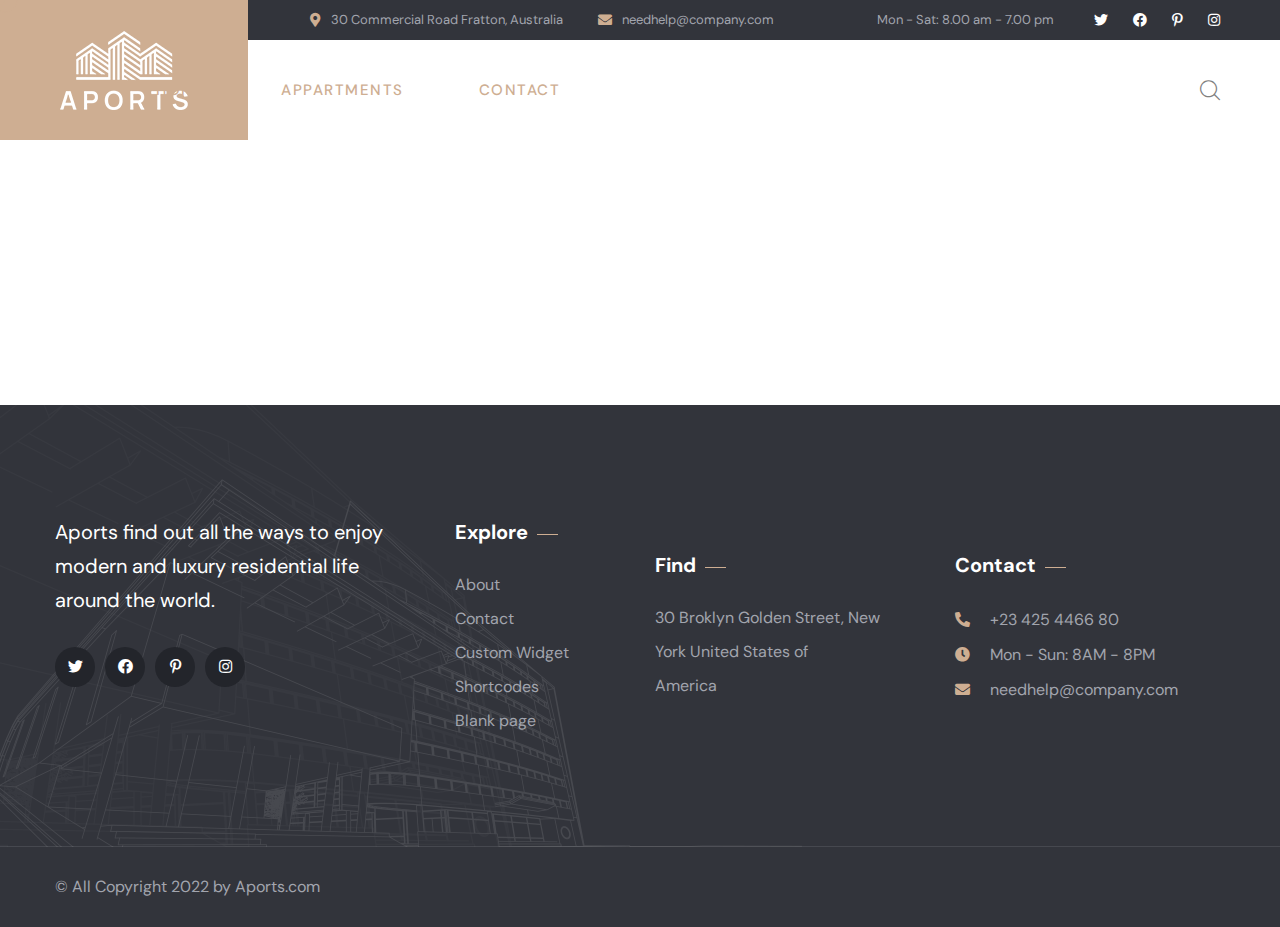
<file: orderSummary.html>
<!DOCTYPE html>
<html lang="en">

<head>
    <meta charset="UTF-8" />
    <meta name="viewport" content="width=device-width, initial-scale=1.0" />
    <title> The Building || Aports || Aports HTML 5 Template </title>
    <!-- favicons Icons -->
    <link rel="apple-touch-icon" sizes="180x180" href="assets/images/favicons/apple-touch-icon.png" />
    <link rel="icon" type="image/png" sizes="32x32" href="assets/images/favicons/favicon-32x32.png" />
    <link rel="icon" type="image/png" sizes="16x16" href="assets/images/favicons/favicon-16x16.png" />
    <link rel="manifest" href="assets/images/favicons/site.webmanifest" />
    <meta name="description" content="Aports HTML 5 Template " />

    <!-- fonts -->
    <link rel="preconnect" href="https://fonts.googleapis.com">

    <link rel="preconnect" href="https://fonts.gstatic.com" crossorigin>

    <link
        href="https://fonts.googleapis.com/css2?family=DM+Sans:ital,wght@0,400;0,500;0,700;1,400;1,500;1,700&display=swap"
        rel="stylesheet">

    <link rel="stylesheet" href="assets/vendors/bootstrap/css/bootstrap.min.css" />
    <link rel="stylesheet" href="assets/vendors/animate/animate.min.css" />
    <link rel="stylesheet" href="assets/vendors/animate/custom-animate.css" />
    <link rel="stylesheet" href="assets/vendors/fontawesome/css/all.min.css" />
    <link rel="stylesheet" href="assets/vendors/jarallax/jarallax.css" />
    <link rel="stylesheet" href="assets/vendors/jquery-magnific-popup/jquery.magnific-popup.css" />
    <link rel="stylesheet" href="assets/vendors/nouislider/nouislider.min.css" />
    <link rel="stylesheet" href="assets/vendors/nouislider/nouislider.pips.css" />
    <link rel="stylesheet" href="assets/vendors/odometer/odometer.min.css" />
    <link rel="stylesheet" href="assets/vendors/swiper/swiper.min.css" />
    <link rel="stylesheet" href="assets/vendors/aports-icons/style.css">
    <link rel="stylesheet" href="assets/vendors/tiny-slider/tiny-slider.min.css" />
    <link rel="stylesheet" href="assets/vendors/reey-font/stylesheet.css" />
    <link rel="stylesheet" href="assets/vendors/owl-carousel/owl.carousel.min.css" />
    <link rel="stylesheet" href="assets/vendors/owl-carousel/owl.theme.default.min.css" />
    <link rel="stylesheet" href="assets/vendors/bxslider/jquery.bxslider.css" />
    <link rel="stylesheet" href="assets/vendors/bootstrap-select/css/bootstrap-select.min.css" />
    <link rel="stylesheet" href="assets/vendors/vegas/vegas.min.css" />
    <link rel="stylesheet" href="assets/vendors/jquery-ui/jquery-ui.css" />
    <link rel="stylesheet" href="assets/vendors/timepicker/timePicker.css" />

    <!-- template styles -->
    <link rel="stylesheet" href="assets/css/aports.css" />
    <link rel="stylesheet" href="assets/css/aports-responsive.css" />
</head>

<body class="custom-cursor">
    <div class="custom-cursor__cursor"></div>
    <div class="custom-cursor__cursor-two"></div>
    <div class="preloader">
        <div class="preloader__image"></div>
    </div>
         <div class="stricky-header stricked-menu main-menu">
            <div class="sticky-header__content"></div><!-- /.sticky-header__content -->
        </div><!-- /.stricky-header -->

    <!-- /.preloader -->
    <div class="page-wrapper">
         <header class="main-header">
            <div class="main-header__top">
                <div class="main-header__top-inner">
                    <div class="main-header__top-left">
                        <ul class="list-unstyled main-header__contact-list">
                            <li>
                                <div class="icon">
                                    <i class="fas fa-map-marker-alt"></i>
                                </div>
                                <div class="text">
                                    <p>30 Commercial Road Fratton, Australia</p>
                                </div>
                            </li>
                            <li>
                                <div class="icon">
                                    <i class="fas fa-envelope"></i>
                                </div>
                                <div class="text">
                                    <p><a href="mailto:needhelp@company.com">needhelp@company.com</a></p>
                                </div>
                            </li>
                        </ul>
                    </div>
                    <div class="main-header__top-right">
                        <div class="main-header__top-time">
                            <p>Mon - Sat: 8.00 am - 7.00 pm</p>
                        </div>
                        <div class="main-header__social">
                            <a href="#"><i class="fab fa-twitter"></i></a>
                            <a href="#"><i class="fab fa-facebook"></i></a>
                            <a href="#"><i class="fab fa-pinterest-p"></i></a>
                            <a href="#"><i class="fab fa-instagram"></i></a>
                        </div>
                    </div>
                </div>
            </div>
               <nav class="main-menu">
            <div class="main-menu__wrapper">
                <div class="main-menu__wrapper-inner">
                    <div class="main-menu__left">
                        <div class="main-menu__logo">
                            <a href="index.html"><img src="assets/images/resources/logo-1.png" alt=""></a>
                        </div>
                    </div>
                    <div class="main-menu__main-menu-box">
                        <a href="#" class="mobile-nav__toggler"><i class="fa fa-bars"></i></a>
                        <ul class="main-menu__list">
                            <li class="current" class="dropdown" >
                                <a href="index.html">Home </a>
                            </li>
                            <li class="current" class="dropdown" >
                                <a href="#">Appartments</a>
                                <ul class="shadow-box">
                                    <li><a href="apartments.html">Apartments</a></li>
                                    <li><a href="apartment-details.html">Apartment Details</a></li>
                                </ul>
                            </li>
                            <li class="current">
                                <a href="contact.html">Contact</a>
                            </li>
                        </ul>
                    </div>
                    <div class="main-menu__right">
                        <div class="main-menu__search-btn-box"> 
                            <div class="main-menu__search-box">
                                <a href="#" class="main-menu__search search-toggler icon-magnifying-glass"></a>
                            </div>
                            <div class="main-menu__btn-box">
                                <a href="contact.html" class="thm-btn main-menu__btn">Schedule a Visit</a>
                            </div>
                        </div> 
                    </div>
                </div>
            </div>
        </nav>
        </header> 
        <!--Page Header Start-->
        <section class="page-header">
        </section>
        <!--Site Footer Start-->
        <footer class="site-footer">
            <div class="site-footer__top">
                <div class="site-footer__shape-1 float-bob-x">
                    <img src="assets/images/shapes/site-footer-shape-1.png" alt="">
                </div>
                <div class="container">
                    <div class="site-footer__top-inner">
                        <div class="row">
                            <div class="col-xl-4 col-lg-6 col-md-6 wow fadeInUp" data-wow-delay="100ms">
                                <div class="footer-widget__column footer-widget__about">
                                    <div class="footer-widget__about-text-box">
                                        <p class="footer-widget__about-text">Aports find out all the ways to enjoy
                                            modern and luxury residential life around the world.</p>
                                    </div>
                                    <div class="site-footer__social">
                                        <a href="#"><i class="fab fa-twitter"></i></a>
                                        <a href="#"><i class="fab fa-facebook"></i></a>
                                        <a href="#"><i class="fab fa-pinterest-p"></i></a>
                                        <a href="#"><i class="fab fa-instagram"></i></a>
                                    </div>
                                </div>
                            </div>
                            <div class="col-xl-2 col-lg-6 col-md-6 wow fadeInUp" data-wow-delay="200ms">
                                <div class="footer-widget__column footer-widget__Explore">
                                    <div class="footer-widget__title-box">
                                        <h3 class="footer-widget__title">Explore</h3>
                                    </div>
                                    <ul class="footer-widget__Explore-list list-unstyled">
                                        <li><a href="about.html">About</a></li>
                                        <li><a href="contact.html">Contact</a></li>
                                        <li><a href="about.html">Custom Widget</a></li>
                                        <li><a href="about.html">Shortcodes</a></li>
                                        <li><a href="about.html">Blank page</a></li>
                                    </ul>
                                </div>
                            </div>
                            <div class="col-xl-3 col-lg-6 col-md-6 wow fadeInUp" data-wow-delay="300ms">
                                <div class="footer-widget__column footer-widget__find">
                                    <div class="footer-widget__title-box">
                                        <h3 class="footer-widget__title">Find</h3>
                                    </div>
                                    <p class="footer-widget__find-text">30 Broklyn Golden Street, New <br> York United
                                        States of <br> America</p>
                                </div>
                            </div>
                            <div class="col-xl-3 col-lg-6 col-md-6 wow fadeInUp" data-wow-delay="400ms">
                                <div class="footer-widget__column footer-widget__Contact">
                                    <div class="footer-widget__title-box">
                                        <h3 class="footer-widget__title">Contact</h3>
                                    </div>
                                    <ul class="footer-widget__Contact-list list-unstyled">
                                        <li>
                                            <div class="icon">
                                                <span class="fas fa-phone-alt"></span>
                                            </div>
                                            <div class="text">
                                                <p><a href="tel:23425446680">+23 425 4466 80</a></p>
                                            </div>
                                        </li>
                                        <li>
                                            <div class="icon">
                                                <span class="fas fa-clock"></span>
                                            </div>
                                            <div class="text">
                                                <p>Mon - Sun: 8AM - 8PM</p>
                                            </div>
                                        </li>
                                        <li>
                                            <div class="icon">
                                                <span class="fas fa-envelope"></span>
                                            </div>
                                            <div class="text">
                                                <p><a href="mailto:needhelp@company.com">needhelp@company.com</a></p>
                                            </div>
                                        </li>
                                    </ul>
                                </div>
                            </div>
                        </div>
                    </div>
                </div>
            </div>
            <div class="site-footer__bottom">
                <div class="container">
                    <div class="row">
                        <div class="col-xl-12">
                            <div class="site-footer__bottom-inner">
                                <p class="site-footer__bottom-text">© All Copyright 2022 by <a href="#">Aports.com</a>
                                </p>
                            </div>
                        </div>
                    </div>
                </div>
            </div>
        </footer>
        <!--Site Footer End-->
    </div><!-- /.page-wrapper -->
    <div class="mobile-nav__wrapper">
        <div class="mobile-nav__overlay mobile-nav__toggler"></div>
        <!-- /.mobile-nav__overlay -->
        <div class="mobile-nav__content">
            <span class="mobile-nav__close mobile-nav__toggler"><i class="fa fa-times"></i></span>

            <div class="logo-box">
                <a href="index.html" aria-label="logo image"><img src="assets/images/resources/logo-3.png" width="122"
                        alt="" /></a>
            </div>
            <!-- /.logo-box -->
            <div class="mobile-nav__container"></div>
            <!-- /.mobile-nav__container -->
            <ul class="mobile-nav__contact list-unstyled">
                <li>
                    <i class="fa fa-envelope"></i>
                    <a href="mailto:needhelp@packageName__.com">needhelp@agrion.com</a>
                </li>
                <li>
                    <i class="fa fa-phone-alt"></i>
                    <a href="tel:666-888-0000">666 888 0000</a>
                </li>
            </ul><!-- /.mobile-nav__contact -->
            <div class="mobile-nav__top">
                <div class="mobile-nav__social">
                    <a href="#" class="fab fa-twitter"></a>
                    <a href="#" class="fab fa-facebook-square"></a>
                    <a href="#" class="fab fa-pinterest-p"></a>
                    <a href="#" class="fab fa-instagram"></a>
                </div><!-- /.mobile-nav__social -->
            </div><!-- /.mobile-nav__top -->
        </div>
        <!-- /.mobile-nav__content -->
    </div>
    <!-- /.mobile-nav__wrapper -->
    <div class="search-popup">
        <div class="search-popup__overlay search-toggler"></div>
        <!-- /.search-popup__overlay -->
        <div class="search-popup__content">
            <form action="#">
                <label for="search" class="sr-only">search here</label><!-- /.sr-only -->
                <input type="text" id="search" placeholder="Search Here..." />
                <button type="submit" aria-label="search submit" class="thm-btn">
                    <i class="icon-magnifying-glass"></i>
                </button>
            </form>
        </div>
        <!-- /.search-popup__content -->
    </div>
    <!-- /.search-popup -->
    <a href="#" data-target="html" class="scroll-to-target scroll-to-top"><i class="icon-right-arrow"></i></a>
    <script src="assets/vendors/jquery/jquery-3.6.0.min.js"></script>
    <script src="assets/vendors/bootstrap/js/bootstrap.bundle.min.js"></script>
    <script src="assets/vendors/jarallax/jarallax.min.js"></script>
    <script src="assets/vendors/jquery-ajaxchimp/jquery.ajaxchimp.min.js"></script>
    <script src="assets/vendors/jquery-appear/jquery.appear.min.js"></script>
    <script src="assets/vendors/jquery-circle-progress/jquery.circle-progress.min.js"></script>
    <script src="assets/vendors/jquery-magnific-popup/jquery.magnific-popup.min.js"></script>
    <script src="assets/vendors/jquery-validate/jquery.validate.min.js"></script>
    <script src="assets/vendors/nouislider/nouislider.min.js"></script>
    <script src="assets/vendors/odometer/odometer.min.js"></script>
    <script src="assets/vendors/swiper/swiper.min.js"></script>
    <script src="assets/vendors/tiny-slider/tiny-slider.min.js"></script>
    <script src="assets/vendors/wnumb/wNumb.min.js"></script>
    <script src="assets/vendors/wow/wow.js"></script>
    <script src="assets/vendors/isotope/isotope.js"></script>
    <script src="assets/vendors/countdown/countdown.min.js"></script>
    <script src="assets/vendors/owl-carousel/owl.carousel.min.js"></script>
    <script src="assets/vendors/bxslider/jquery.bxslider.min.js"></script>
    <script src="assets/vendors/bootstrap-select/js/bootstrap-select.min.js"></script>
    <script src="assets/vendors/vegas/vegas.min.js"></script>
    <script src="assets/vendors/jquery-ui/jquery-ui.js"></script>
    <script src="assets/vendors/timepicker/timePicker.js"></script>
    <script src="assets/vendors/circleType/jquery.circleType.js"></script>
    <script src="assets/vendors/circleType/jquery.lettering.min.js"></script>
    <!-- template js -->
    <script src="assets/js/aports.js"></script>
</body>
</html>
<script>

    async function getQrcode(){
        try{
            const link = await fetch("http://localhost:8080/payment/approve/read",{
                method:"GET",
                headers:{
                    "Content-type":"application/json"
                }
            })
            const data = await link.json(); 
            console.log(data.approve);
            displayOrder(data.approve)
        }catch(err){
             console.log(err)
        }
    }
    getQrcode();
 
    let order = document.querySelector(".page-header");
     function displayOrder(data){
        order.innerHTML="";
        data.forEach((item)=>{
            if(item.approve === true){
                let div = document.createElement("div");
                div.style.border="1px solid black";
                div.style.width="50%";
                div.style.height="100px";
                div.style.margin="auto";
                let h1 = document.createElement("h1");
                h1.textContent ="You booked the Apartment Successfully";
                h1.style.color="red";
                div.append(h1);
                order.append(div)
            }
        })
        setTimeout(()=>{
            window.location.href="./index.html"
        },5000)
     }

</script>
</file>
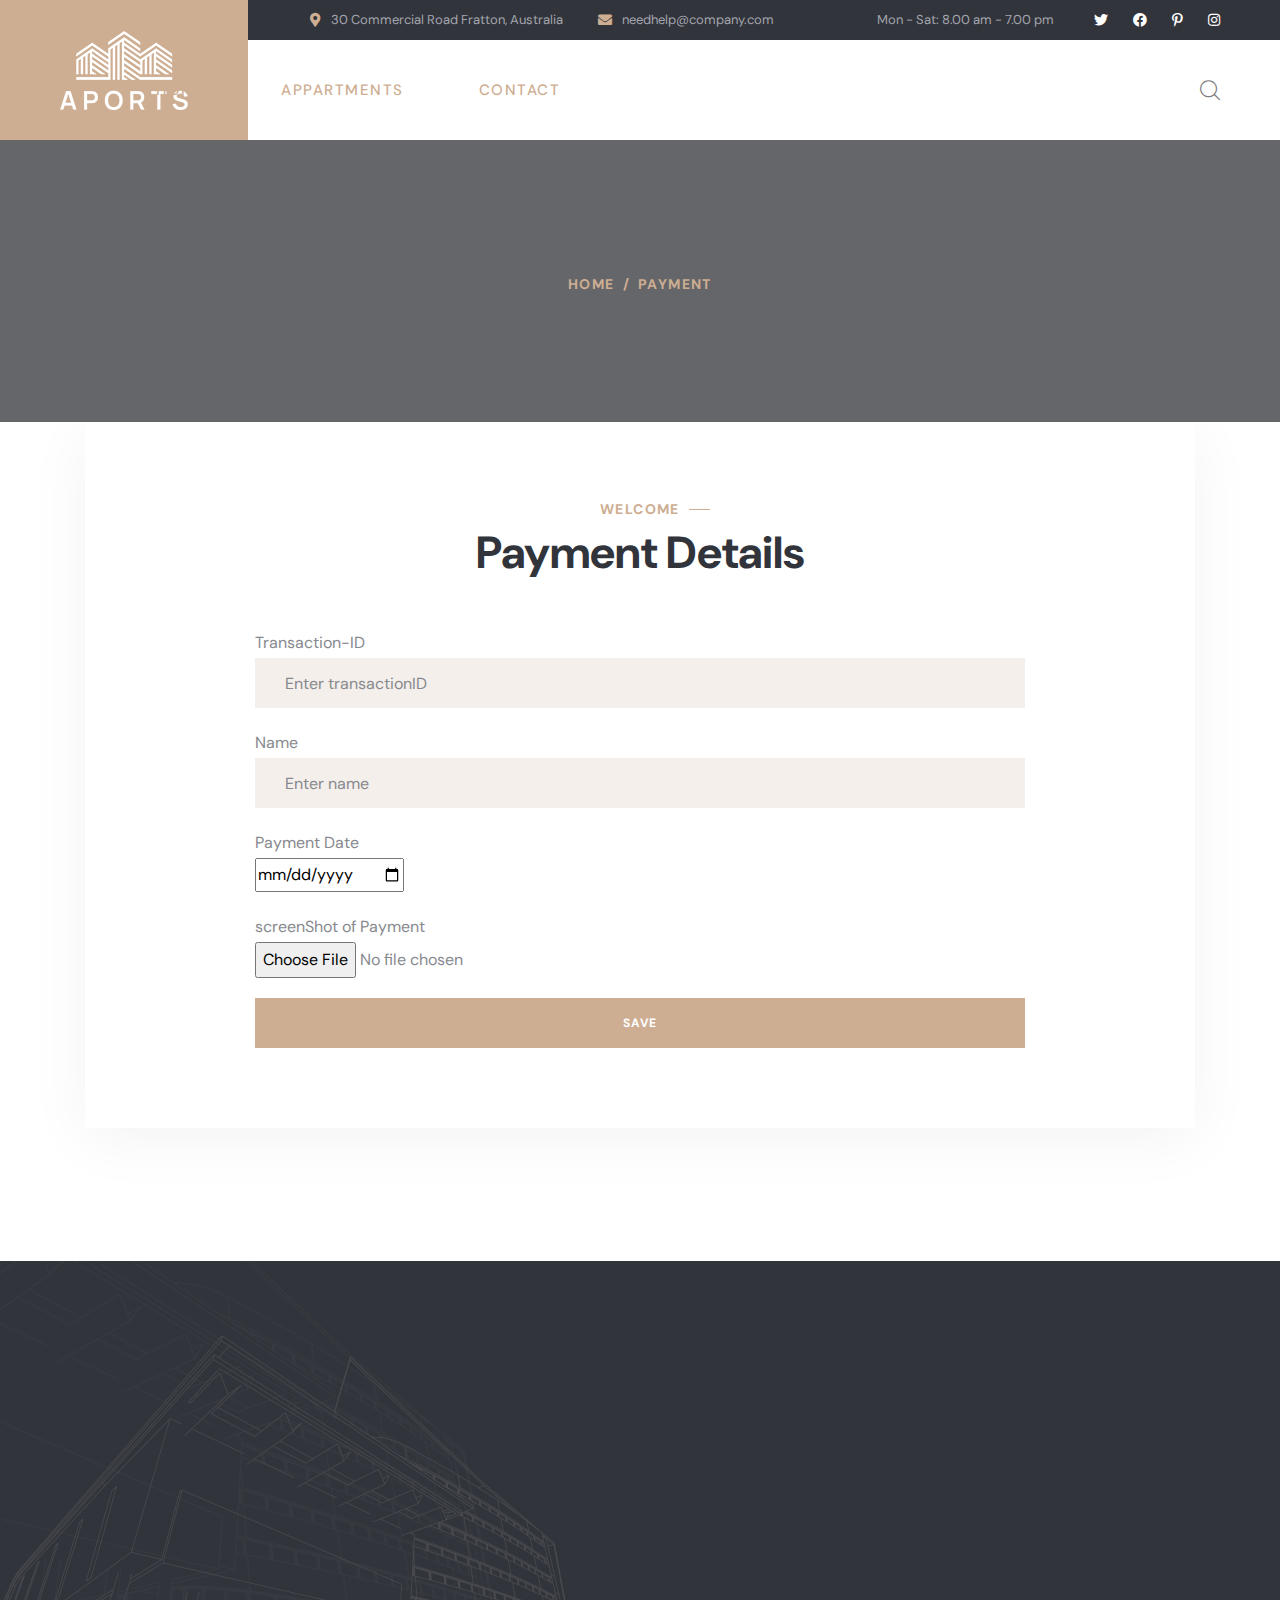
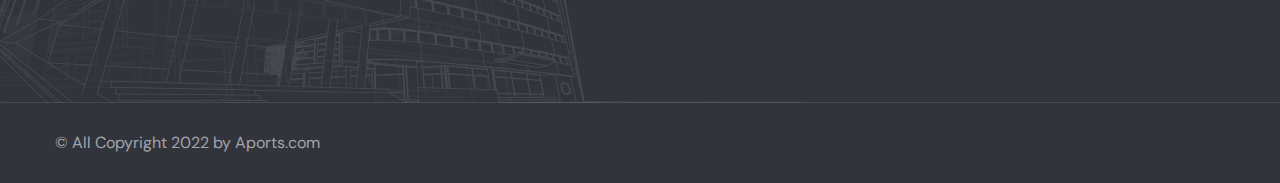
<file: payment.html>
<!DOCTYPE html>
<html lang="en">

<head>
    <meta charset="UTF-8" />
    <meta name="viewport" content="width=device-width, initial-scale=1.0" />
    <title> The Building || Aports || Aports HTML 5 Template </title>
    <!-- favicons Icons -->
    <link rel="apple-touch-icon" sizes="180x180" href="assets/images/favicons/apple-touch-icon.png" />
    <link rel="icon" type="image/png" sizes="32x32" href="assets/images/favicons/favicon-32x32.png" />
    <link rel="icon" type="image/png" sizes="16x16" href="assets/images/favicons/favicon-16x16.png" />
    <link rel="manifest" href="assets/images/favicons/site.webmanifest" />
    <meta name="description" content="Aports HTML 5 Template " />

    <!-- fonts -->
    <link rel="preconnect" href="https://fonts.googleapis.com">

    <link rel="preconnect" href="https://fonts.gstatic.com" crossorigin>

    <link
        href="https://fonts.googleapis.com/css2?family=DM+Sans:ital,wght@0,400;0,500;0,700;1,400;1,500;1,700&display=swap"
        rel="stylesheet">

    <link rel="stylesheet" href="assets/vendors/bootstrap/css/bootstrap.min.css" />
    <link rel="stylesheet" href="assets/vendors/animate/animate.min.css" />
    <link rel="stylesheet" href="assets/vendors/animate/custom-animate.css" />
    <link rel="stylesheet" href="assets/vendors/fontawesome/css/all.min.css" />
    <link rel="stylesheet" href="assets/vendors/jarallax/jarallax.css" />
    <link rel="stylesheet" href="assets/vendors/jquery-magnific-popup/jquery.magnific-popup.css" />
    <link rel="stylesheet" href="assets/vendors/nouislider/nouislider.min.css" />
    <link rel="stylesheet" href="assets/vendors/nouislider/nouislider.pips.css" />
    <link rel="stylesheet" href="assets/vendors/odometer/odometer.min.css" />
    <link rel="stylesheet" href="assets/vendors/swiper/swiper.min.css" />
    <link rel="stylesheet" href="assets/vendors/aports-icons/style.css">
    <link rel="stylesheet" href="assets/vendors/tiny-slider/tiny-slider.min.css" />
    <link rel="stylesheet" href="assets/vendors/reey-font/stylesheet.css" />
    <link rel="stylesheet" href="assets/vendors/owl-carousel/owl.carousel.min.css" />
    <link rel="stylesheet" href="assets/vendors/owl-carousel/owl.theme.default.min.css" />
    <link rel="stylesheet" href="assets/vendors/bxslider/jquery.bxslider.css" />
    <link rel="stylesheet" href="assets/vendors/bootstrap-select/css/bootstrap-select.min.css" />
    <link rel="stylesheet" href="assets/vendors/vegas/vegas.min.css" />
    <link rel="stylesheet" href="assets/vendors/jquery-ui/jquery-ui.css" />
    <link rel="stylesheet" href="assets/vendors/timepicker/timePicker.css" />

    <!-- template styles -->
    <link rel="stylesheet" href="assets/css/aports.css" />
    <link rel="stylesheet" href="assets/css/aports-responsive.css" />
</head>

<body class="custom-cursor">
    <div class="custom-cursor__cursor"></div>
    <div class="custom-cursor__cursor-two"></div>
    <div class="preloader">
        <div class="preloader__image"></div>
    </div>
         <div class="stricky-header stricked-menu main-menu">
            <div class="sticky-header__content"></div><!-- /.sticky-header__content -->
        </div><!-- /.stricky-header -->

    <!-- /.preloader -->
    <div class="page-wrapper">
         <header class="main-header">
            <div class="main-header__top">
                <div class="main-header__top-inner">
                    <div class="main-header__top-left">
                        <ul class="list-unstyled main-header__contact-list">
                            <li>
                                <div class="icon">
                                    <i class="fas fa-map-marker-alt"></i>
                                </div>
                                <div class="text">
                                    <p>30 Commercial Road Fratton, Australia</p>
                                </div>
                            </li>
                            <li>
                                <div class="icon">
                                    <i class="fas fa-envelope"></i>
                                </div>
                                <div class="text">
                                    <p><a href="mailto:needhelp@company.com">needhelp@company.com</a></p>
                                </div>
                            </li>
                        </ul>
                    </div>
                    <div class="main-header__top-right">
                        <div class="main-header__top-time">
                            <p>Mon - Sat: 8.00 am - 7.00 pm</p>
                        </div>
                        <div class="main-header__social">
                            <a href="#"><i class="fab fa-twitter"></i></a>
                            <a href="#"><i class="fab fa-facebook"></i></a>
                            <a href="#"><i class="fab fa-pinterest-p"></i></a>
                            <a href="#"><i class="fab fa-instagram"></i></a>
                        </div>
                    </div>
                </div>
            </div>
               <nav class="main-menu">
            <div class="main-menu__wrapper">
                <div class="main-menu__wrapper-inner">
                    <div class="main-menu__left">
                        <div class="main-menu__logo">
                            <a href="index.html"><img src="assets/images/resources/logo-1.png" alt=""></a>
                        </div>
                    </div>
                    <div class="main-menu__main-menu-box">
                        <a href="#" class="mobile-nav__toggler"><i class="fa fa-bars"></i></a>
                        <ul class="main-menu__list">
                            <li class="current" class="dropdown" >
                                <a href="index.html">Home </a>
                            </li>
                            <li class="current" class="dropdown" >
                                <a href="#">Appartments</a>
                                <ul class="shadow-box">
                                    <li><a href="apartments.html">Apartments</a></li>
                                    <li><a href="apartment-details.html">Apartment Details</a></li>
                                </ul>
                            </li>
                            <li class="current">
                                <a href="contact.html">Contact</a>
                            </li>
                        </ul>
                    </div>
                    <div class="main-menu__right">
                        <div class="main-menu__search-btn-box"> 
                            <div class="main-menu__search-box">
                                <a href="#" class="main-menu__search search-toggler icon-magnifying-glass"></a>
                            </div>
                            <div class="main-menu__btn-box">
                                <a href="contact.html" class="thm-btn main-menu__btn">Schedule a Visit</a>
                            </div>
                        </div> 
                    </div>
                </div>
            </div>
        </nav>
        </header> 
        <!--Page Header Start-->
        <section class="page-header">
            <div class="page-header-bg" style="background-image: url(https://paytmblogcdn.paytm.com/wp-content/uploads/2023/07/UPI-Autopay_-Revolutioninzing-payments-for-customers-and-merchants-1.jpg)">
            </div>
            <div class="container">
                <div class="page-header__inner">
                    <ul class="thm-breadcrumb list-unstyled">
                        <li><a href="index.html">Home</a></li>
                        <li><span>/</span></li>
                        <li>payment</li>
                    </ul>
                    <!-- <h2>The bulding</h2> -->
                </div>
            </div>
        </section>
        <!--payment  -->
        <div class="payment">
        </div>
        <!-- payment details -->
          <section class="contact-three">
                <div class="container">
                    <div class="contact-three__inner">
                        <div class="section-title text-center">
                            <span class="section-title__tagline">welcome</span>
                            <h2 class="section-title__title">Payment Details</h2>
                        </div>
                        <div class="contact-three__form-box">
                            <form action="assets/inc/sendemail.php" class="contact-three__form contact-form-validated"
                                novalidate="novalidate">
                                <div class="row">
                                    <div class="row-xl-6">
                                        <div class="contact-form__input-box">
                                        <p style="text-align: start;">Transaction-ID</p>
                                        <input class="transactionID" type="text" placeholder="Enter transactionID" name="transactionID" required>
                                        </div>
                                    </div>
                                    <div class="row-xl-6">
                                        <div class="contact-form__input-box">
                                        <p style="text-align: start;">Name</p>
                                        <input class="name" type="text" placeholder="Enter name" name="name" required>
                                        </div>
                                    </div>
                                       <div class="row-xl-6">
                                        <div class="contact-form__input-box">
                                        <p style="text-align: start;">Payment Date</p>
                                        <input class="paymentDate" type="date" placeholder="Enter payment Date" name="paymentDate" required>
                                        </div>
                                    </div>
                                       <div class="row-xl-6">
                                        <div class="contact-form__input-box">
                                        <p style="text-align: start;">screenShot of Payment</p>
                                        <input class="screenShot" type="file" placeholder="Enter screenShotofpayment" id="image" accept='image/*' name="screenShot" required>
                                        </div>
                                    </div>
                                </div>   
                                <div class="row">
                                    <div class="col-xl-12">
                                        <div class="contact-form__btn-box">
                                            <button type="submit" id="Payment" class="thm-btn contact-form__btn">Save</button>
                                        </div>
                                    </div>
                                </div>
                            </form>
                        </div>
                    </div>
                </div>
            </section>
      
        <!--Site Footer Start-->
        <footer class="site-footer">
            <div class="site-footer__top">
                <div class="site-footer__shape-1 float-bob-x">
                    <img src="assets/images/shapes/site-footer-shape-1.png" alt="">
                </div>
                <div class="container">
                    <div class="site-footer__top-inner">
                        <div class="row">
                            <div class="col-xl-4 col-lg-6 col-md-6 wow fadeInUp" data-wow-delay="100ms">
                                <div class="footer-widget__column footer-widget__about">
                                    <div class="footer-widget__about-text-box">
                                        <p class="footer-widget__about-text">Aports find out all the ways to enjoy
                                            modern and luxury residential life around the world.</p>
                                    </div>
                                    <div class="site-footer__social">
                                        <a href="#"><i class="fab fa-twitter"></i></a>
                                        <a href="#"><i class="fab fa-facebook"></i></a>
                                        <a href="#"><i class="fab fa-pinterest-p"></i></a>
                                        <a href="#"><i class="fab fa-instagram"></i></a>
                                    </div>
                                </div>
                            </div>
                            <div class="col-xl-2 col-lg-6 col-md-6 wow fadeInUp" data-wow-delay="200ms">
                                <div class="footer-widget__column footer-widget__Explore">
                                    <div class="footer-widget__title-box">
                                        <h3 class="footer-widget__title">Explore</h3>
                                    </div>
                                    <ul class="footer-widget__Explore-list list-unstyled">
                                        <li><a href="about.html">About</a></li>
                                        <li><a href="contact.html">Contact</a></li>
                                        <li><a href="about.html">Custom Widget</a></li>
                                        <li><a href="about.html">Shortcodes</a></li>
                                        <li><a href="about.html">Blank page</a></li>
                                    </ul>
                                </div>
                            </div>
                            <div class="col-xl-3 col-lg-6 col-md-6 wow fadeInUp" data-wow-delay="300ms">
                                <div class="footer-widget__column footer-widget__find">
                                    <div class="footer-widget__title-box">
                                        <h3 class="footer-widget__title">Find</h3>
                                    </div>
                                    <p class="footer-widget__find-text">30 Broklyn Golden Street, New <br> York United
                                        States of <br> America</p>
                                </div>
                            </div>
                            <div class="col-xl-3 col-lg-6 col-md-6 wow fadeInUp" data-wow-delay="400ms">
                                <div class="footer-widget__column footer-widget__Contact">
                                    <div class="footer-widget__title-box">
                                        <h3 class="footer-widget__title">Contact</h3>
                                    </div>
                                    <ul class="footer-widget__Contact-list list-unstyled">
                                        <li>
                                            <div class="icon">
                                                <span class="fas fa-phone-alt"></span>
                                            </div>
                                            <div class="text">
                                                <p><a href="tel:23425446680">+23 425 4466 80</a></p>
                                            </div>
                                        </li>
                                        <li>
                                            <div class="icon">
                                                <span class="fas fa-clock"></span>
                                            </div>
                                            <div class="text">
                                                <p>Mon - Sun: 8AM - 8PM</p>
                                            </div>
                                        </li>
                                        <li>
                                            <div class="icon">
                                                <span class="fas fa-envelope"></span>
                                            </div>
                                            <div class="text">
                                                <p><a href="mailto:needhelp@company.com">needhelp@company.com</a></p>
                                            </div>
                                        </li>
                                    </ul>
                                </div>
                            </div>
                        </div>
                    </div>
                </div>
            </div>
            <div class="site-footer__bottom">
                <div class="container">
                    <div class="row">
                        <div class="col-xl-12">
                            <div class="site-footer__bottom-inner">
                                <p class="site-footer__bottom-text">© All Copyright 2022 by <a href="#">Aports.com</a>
                                </p>
                            </div>
                        </div>
                    </div>
                </div>
            </div>
        </footer>
        <!--Site Footer End-->
    </div><!-- /.page-wrapper -->
    <div class="mobile-nav__wrapper">
        <div class="mobile-nav__overlay mobile-nav__toggler"></div>
        <!-- /.mobile-nav__overlay -->
        <div class="mobile-nav__content">
            <span class="mobile-nav__close mobile-nav__toggler"><i class="fa fa-times"></i></span>

            <div class="logo-box">
                <a href="index.html" aria-label="logo image"><img src="assets/images/resources/logo-3.png" width="122"
                        alt="" /></a>
            </div>
            <!-- /.logo-box -->
            <div class="mobile-nav__container"></div>
            <!-- /.mobile-nav__container -->
            <ul class="mobile-nav__contact list-unstyled">
                <li>
                    <i class="fa fa-envelope"></i>
                    <a href="mailto:needhelp@packageName__.com">needhelp@agrion.com</a>
                </li>
                <li>
                    <i class="fa fa-phone-alt"></i>
                    <a href="tel:666-888-0000">666 888 0000</a>
                </li>
            </ul><!-- /.mobile-nav__contact -->
            <div class="mobile-nav__top">
                <div class="mobile-nav__social">
                    <a href="#" class="fab fa-twitter"></a>
                    <a href="#" class="fab fa-facebook-square"></a>
                    <a href="#" class="fab fa-pinterest-p"></a>
                    <a href="#" class="fab fa-instagram"></a>
                </div><!-- /.mobile-nav__social -->
            </div><!-- /.mobile-nav__top -->
        </div>
        <!-- /.mobile-nav__content -->
    </div>
    <!-- /.mobile-nav__wrapper -->
    <div class="search-popup">
        <div class="search-popup__overlay search-toggler"></div>
        <!-- /.search-popup__overlay -->
        <div class="search-popup__content">
            <form action="#">
                <label for="search" class="sr-only">search here</label><!-- /.sr-only -->
                <input type="text" id="search" placeholder="Search Here..." />
                <button type="submit" aria-label="search submit" class="thm-btn">
                    <i class="icon-magnifying-glass"></i>
                </button>
            </form>
        </div>
        <!-- /.search-popup__content -->
    </div>
    <!-- /.search-popup -->
    <a href="#" data-target="html" class="scroll-to-target scroll-to-top"><i class="icon-right-arrow"></i></a>
    <script src="assets/vendors/jquery/jquery-3.6.0.min.js"></script>
    <script src="assets/vendors/bootstrap/js/bootstrap.bundle.min.js"></script>
    <script src="assets/vendors/jarallax/jarallax.min.js"></script>
    <script src="assets/vendors/jquery-ajaxchimp/jquery.ajaxchimp.min.js"></script>
    <script src="assets/vendors/jquery-appear/jquery.appear.min.js"></script>
    <script src="assets/vendors/jquery-circle-progress/jquery.circle-progress.min.js"></script>
    <script src="assets/vendors/jquery-magnific-popup/jquery.magnific-popup.min.js"></script>
    <script src="assets/vendors/jquery-validate/jquery.validate.min.js"></script>
    <script src="assets/vendors/nouislider/nouislider.min.js"></script>
    <script src="assets/vendors/odometer/odometer.min.js"></script>
    <script src="assets/vendors/swiper/swiper.min.js"></script>
    <script src="assets/vendors/tiny-slider/tiny-slider.min.js"></script>
    <script src="assets/vendors/wnumb/wNumb.min.js"></script>
    <script src="assets/vendors/wow/wow.js"></script>
    <script src="assets/vendors/isotope/isotope.js"></script>
    <script src="assets/vendors/countdown/countdown.min.js"></script>
    <script src="assets/vendors/owl-carousel/owl.carousel.min.js"></script>
    <script src="assets/vendors/bxslider/jquery.bxslider.min.js"></script>
    <script src="assets/vendors/bootstrap-select/js/bootstrap-select.min.js"></script>
    <script src="assets/vendors/vegas/vegas.min.js"></script>
    <script src="assets/vendors/jquery-ui/jquery-ui.js"></script>
    <script src="assets/vendors/timepicker/timePicker.js"></script>
    <script src="assets/vendors/circleType/jquery.circleType.js"></script>
    <script src="assets/vendors/circleType/jquery.lettering.min.js"></script>
    <!-- template js -->
    <script src="assets/js/aports.js"></script>
</body>
</html>
<script>

    async function getQrcode(){
        try{
            const link = await fetch("http://localhost:8080/payment/read",{
                method:"GET",
                headers:{
                    "Content-type":"application/json"
                }
            })
            const data = await link.json(); 
            console.log(data.Payment);
            displayQrCode(data.Payment)
        }catch(err){
             console.log(err)
        }
    }
    getQrcode();
    const qrcode = document.querySelector(".payment");
    function displayQrCode(data){
        qrcode.innerHTML = "";
        data.forEach((item)=>{
            let div = document.createElement("div");
            div.style.width="50%";
            div.style.height="500px";
            div.style.margin="auto";
            div.setAttribute("class","container");
            let heading = document.createElement("h1");
            heading.textContent="QrCode Scanner for Rental Apartment payment";
            let image = document.createElement("img");
            image.style.width="500px";
            image.style.height="400px";
            image.style.marginLeft="30px";
            image.src = `${item.qrCodeLink}`
            div.append(heading,image);
            qrcode.append(div)
        })
    }
    //post details of payment
    
document.querySelector("form").addEventListener("submit",async function(e){
    e.preventDefault();
    let transactionId = document.querySelector(".transactionID").value;
    let name = document.querySelector(".name").value;
    let paymentDate = document.querySelector(".paymentDate").value;
    let fileInput = document.querySelector(".screenShot");
    let screenShot = fileInput.files[0];
    const formData = new FormData();
    formData.append("screenShot",screenShot);
    formData.append("transactionId",transactionId);
    formData.append("name",name);
    formData.append("paymentDate",paymentDate)
    try{
         const res = await fetch("http://localhost:8080/payment/screenShot",{
            method:"POST",
            body:formData
        })
        const data = await res.json();
        if(data.status==="success"){
            alert("data is save successfully")
            movetohome();
        }
    }catch(err){
        throw err;
    }
})

async function movetohome(){
       try{
         const res = await fetch("http://localhost:8080/payment/approve/read",{
            method:"GET",
        })
        const data = await res.json();
        if(data.status==="success"){
            window.location.href="./index.html"
        }
    }catch(err){
        throw err;
    } 
}

</script>
</file>
<file: assets/vendors/jarallax/jarallax.css>
.jarallax {
    position: relative;
    z-index: 0;
}
.jarallax > .jarallax-img {
    position: absolute;
    object-fit: cover;
    /* support for plugin https://github.com/bfred-it/object-fit-images */
    font-family: 'object-fit: cover;';
    top: 0;
    left: 0;
    width: 100%;
    height: 100%;
    z-index: -1;
}
</file>
<file: assets/vendors/nouislider/nouislider.pips.css>
/* Base;
 *
 */
.noUi-pips,
.noUi-pips * {
-moz-box-sizing: border-box;
	box-sizing: border-box;
}
.noUi-pips {
	position: absolute;
	font: 400 12px Arial;
	color: #999;
}

/* Values;
 *
 */
.noUi-value {
	width: 40px;
	position: absolute;
	text-align: center;
}
.noUi-value-sub {
	color: #ccc;
	font-size: 10px;
}

/* Markings;
 *
 */
.noUi-marker {
	position: absolute;
	background: #CCC;
}
.noUi-marker-sub {
	background: #AAA;
}
.noUi-marker-large {
	background: #AAA;
}

/* Horizontal layout;
 *
 */
.noUi-pips-horizontal {
	padding: 10px 0;
	height: 50px;
	top: 100%;
	left: 0;
	width: 100%;
}
.noUi-value-horizontal {
	margin-left: -20px;
	padding-top: 20px;
}
.noUi-value-horizontal.noUi-value-sub {
	padding-top: 15px;
}

.noUi-marker-horizontal.noUi-marker {
	margin-left: -1px;
	width: 2px;
	height: 5px;
}
.noUi-marker-horizontal.noUi-marker-sub {
	height: 10px;
}
.noUi-marker-horizontal.noUi-marker-large {
	height: 15px;
}

/* Vertical layout;
 *
 */
.noUi-pips-vertical {
	padding: 0 10px;
	height: 100%;
	top: 0;
	left: 100%;
}
.noUi-value-vertical {
	width: 15px;
	margin-left: 20px;
	margin-top: -5px;
}

.noUi-marker-vertical.noUi-marker {
	width: 5px;
	height: 2px;
	margin-top: -1px;
}
.noUi-marker-vertical.noUi-marker-sub {
	width: 10px;
}
.noUi-marker-vertical.noUi-marker-large {
	width: 15px;
}
</file>
<file: assets/vendors/aports-icons/style.css>
@font-face {
  font-family: 'icomoon';
  src: url('fonts/icomoon.eot?orkqwr');
  src: url('fonts/icomoon.eot?orkqwr#iefix') format('embedded-opentype'),
    url('fonts/icomoon.ttf?orkqwr') format('truetype'),
    url('fonts/icomoon.woff?orkqwr') format('woff'),
    url('fonts/icomoon.svg?orkqwr#icomoon') format('svg');
  font-weight: normal;
  font-style: normal;
  font-display: block;
}

[class^="icon-"],
[class*=" icon-"] {
  /* use !important to prevent issues with browser extensions that change fonts */
  font-family: 'icomoon' !important;
  speak: never;
  font-style: normal;
  font-weight: normal;
  font-variant: normal;
  text-transform: none;
  line-height: 1;

  /* Better Font Rendering =========== */
  -webkit-font-smoothing: antialiased;
  -moz-osx-font-smoothing: grayscale;
}







.icon-magnifying-glass:before {
  content: "\e900";
}

.icon-right-arrow:before {
  content: "\e901";
}

.icon-left-arrow:before {
  content: "\e902";
}

.icon-up-arrow:before {
  content: "\e903";
}

.icon-down-arrow:before {
  content: "\e904";
}

.icon-size:before {
  content: "\e905";
}

.icon-hotel-bed:before {
  content: "\e906";
}

.icon-parking:before {
  content: "\e907";
}

.icon-apartments:before {
  content: "\e908";
}

.icon-residential:before {
  content: "\e909";
}

.icon-world:before {
  content: "\e90a";
}

.icon-sustainable:before {
  content: "\e90b";
}

.icon-living-room:before {
  content: "\e90c";
}

.icon-home-automation:before {
  content: "\e90d";
}

.icon-kitchen:before {
  content: "\e90e";
}

.icon-bedroom:before {
  content: "\e90f";
}

.icon-chair:before {
  content: "\e910";
}

.icon-public-toilet:before {
  content: "\e911";
}

.icon-area:before {
  content: "\e912";
}

.icon-parking-1:before {
  content: "\e913";
}

.icon-parking-lot:before {
  content: "\e914";
}

.icon-condominium:before {
  content: "\e915";
}

.icon-bedroom-1:before {
  content: "\e916";
}

.icon-quotes:before {
  content: "\e917";
}

.icon-town:before {
  content: "\e918";
}

.icon-location:before {
  content: "\e919";
}

.icon-telephone:before {
  content: "\e91a";
}

.icon-email:before {
  content: "\e91b";
}

.icon-pin:before {
  content: "\e91c";
}
</file>
<file: assets/vendors/reey-font/stylesheet.css>
/*! Generated by Font Squirrel (https://www.fontsquirrel.com) on January 28, 2021 */



@font-face {
    font-family: 'reeyregular';
    src: url('reey-regular-webfont.woff2') format('woff2'),
         url('reey-regular-webfont.woff') format('woff');
    font-weight: normal;
    font-style: normal;

}
</file>
<file: assets/css/aports.css>
/*--------------------------------------------------------------
>>> TABLE OF CONTENTS:
----------------------------------------------------------------
# Utility
# Cards
# Common
# Form
# Navigations
# Animations
# Mobile Nav
# Search Popup
# Page Header
# Google Map
# Client Carousel
--------------------------------------------------------------*/

/*--------------------------------------------------------------
# Common
--------------------------------------------------------------*/
:root {
  --aports-font: 'DM Sans', sans-serif;
  --aports-reey-font: "reeyregular";
  --aports-gray: #87898e;
  --aports-gray-rgb: 135, 137, 142;
  --aports-white: #ffffff;
  --aports-white-rgb: 255, 255, 255;
  --aports-base: #ceae92;
  --aports-base-rgb: 206, 174, 146;
  --aports-black: #32343b;
  --aports-black-rgb: 50, 52, 59;
  --aports-primary: #f4efeb;
  --aports-primary-rgb: 244, 239, 235;
  --aports-bdr-color: #e2dad3;
  --aports-bdr-color-rgb: 226, 218, 211;

}

.row {
  --bs-gutter-x: 30px;
}

.gutter-y-30 {
  --bs-gutter-y: 30px;
}

body {
  font-family: var(--aports-font);
  color: var(--aports-gray);
  font-size: 16px;
  line-height: 30px;
  font-weight: 400;
}

body.locked {
  overflow: hidden;
}

a {
  color: var(--aports-gray);
}

a,
a:hover,
a:focus,
a:visited {
  text-decoration: none;
  color: black;
}

::-webkit-input-placeholder {
  color: inherit;
  opacity: 1;
}

:-ms-input-placeholder {
  color: inherit;
  opacity: 1;
}

::-ms-input-placeholder {
  color: inherit;
  opacity: 1;
}

::placeholder {
  color: inherit;
  opacity: 1;
}

h1,
h2,
h3,
h4,
h5,
h6 {
  color: var(--aports-black);
  margin: 0;
}

p {
  margin: 0;
}

dl,
ol,
ul {
  margin-top: 0;
  margin-bottom: 0;
}

::-webkit-input-placeholder {
  color: inherit;
  opacity: 1;
}

:-ms-input-placeholder {
  color: inherit;
  opacity: 1;
}

::-ms-input-placeholder {
  color: inherit;
  opacity: 1;
}

::placeholder {
  color: inherit;
  opacity: 1;
}

.page-wrapper {
  position: relative;
  margin: 0 auto;
  width: 100%;
  min-width: 300px;
  overflow: hidden;
}

.container {
  padding-left: 15px;
  padding-right: 15px;
}

@media (min-width: 1200px) {
  .container {
    max-width: 1200px;
  }
}

::-webkit-input-placeholder {
  color: inherit;
  opacity: 1;
}

:-ms-input-placeholder {
  color: inherit;
  opacity: 1;
}

::-ms-input-placeholder {
  color: inherit;
  opacity: 1;
}

::placeholder {
  color: inherit;
  opacity: 1;
}

.section-separator {
  border-color: var(--aports-border);
  border-width: 1px;
  margin-top: 0;
  margin-bottom: 0;
}

#particles-js {
  position: absolute;
  top: 0;
  left: 0;
  right: 0;
  bottom: 0;
  width: 100%;
  height: 100%;
  background-position: 50% 50%;
  opacity: 0.4;
  z-index: -1;
}

/*--------------------------------------------------------------
# Custom Cursor
--------------------------------------------------------------*/
.custom-cursor__cursor {
  width: 25px;
  height: 25px;
  border-radius: 100%;
  border: 1px solid var(--aports-base);
  -webkit-transition: all 200ms ease-out;
  transition: all 200ms ease-out;
  position: fixed;
  pointer-events: none;
  left: 0;
  top: 0;
  -webkit-transform: translate(calc(-50% + 5px), -50%);
  transform: translate(calc(-50% + 5px), -50%);
  z-index: 999991;
}

.custom-cursor__cursor-two {
  width: 10px;
  height: 10px;
  border-radius: 100%;
  background-color: var(--aports-base);
  opacity: .3;
  position: fixed;
  -webkit-transform: translate(-50%, -50%);
  transform: translate(-50%, -50%);
  pointer-events: none;
  -webkit-transition: width .3s, height .3s, opacity .3s;
  transition: width .3s, height .3s, opacity .3s;
  z-index: 999991;
}

.custom-cursor__hover {
  background-color: var(--aports-base);
  opacity: 0.4;
}

.custom-cursor__innerhover {
  width: 25px;
  height: 25px;
  opacity: .4;
}


.thm-btn {
  position: relative;
  display: inline-block;
  vertical-align: middle;
  -webkit-appearance: none;
  outline: none !important;
  background-color: var(--aports-base);
  color: var(--aports-white);
  font-size: 12px;
  font-weight: 700;
  text-transform: uppercase;
  letter-spacing: 0.1em;
  padding: 10px 40px 10px;
  transition: all 0.5s linear;
  overflow: hidden;
  z-index: 1;
}

.thm-btn:before {
  position: absolute;
  width: 200%;
  height: 200%;
  content: "";
  top: 110%;
  left: 50%;
  -webkit-transform: translateX(-50%);
  transform: translateX(-50%);
  border-radius: 50%;
  z-index: -1;
  background: var(--aports-black);
  -webkit-transition-duration: 800ms;
  transition-duration: 800ms;
}

.thm-btn:hover {
  color: var(--aports-white);
}

.thm-btn:hover:before {
  top: -30%;
}


.section-title {
  position: relative;
  display: block;
  margin-top: -10px;
  margin-bottom: 48px;
}

.section-title__tagline {
  position: relative;
  display: inline-block;
  font-size: 14px;
  line-height: 14px;
  color: var(--aports-base);
  font-weight: 700;
  text-transform: uppercase;
  letter-spacing: 0.1em;
  z-index: 1;
}

.section-title__tagline:before {
  content: "";
  position: absolute;
  top: 7px;
  right: -30px;
  height: 1px;
  width: 21px;
  background-color: var(--aports-base);
}

.section-title__title {
  margin: 0;
  color: var(--aports-black);
  font-size: 45px;
  line-height: 54px;
  font-weight: 700;
  margin-top: 2px;
}

.bootstrap-select .btn-light:not(:disabled):not(.disabled).active,
.bootstrap-select .btn-light:not(:disabled):not(.disabled):active,
.bootstrap-select .show>.btn-light.dropdown-toggle {
  -webkit-box-shadow: none !important;
  box-shadow: none !important;
  outline: none !important;
}

.bootstrap-select>.dropdown-toggle {
  -webkit-box-shadow: none !important;
  box-shadow: none !important;
}

.bootstrap-select .dropdown-toggle:focus,
.bootstrap-select>select.mobile-device:focus+.dropdown-toggle {
  outline: none !important;
}

.bootstrap-select .dropdown-menu {
  border: 0;
  padding-top: 0;
  padding-bottom: 0;
  margin-top: 0;
  z-index: 991;
  border-radius: 0;
}

.bootstrap-select .dropdown-menu>li+li>a {
  border-top: 1px solid rgba(255, 255, 255, 0.2);
}

.bootstrap-select .dropdown-menu>li.selected>a {
  background: var(--aports-primary);
  color: #fff;
}

.bootstrap-select .dropdown-menu>li>a {
  font-size: 16px;
  font-weight: 500;
  padding: 4px 20px;
  color: #ffffff;
  background: var(--aports-base);
  -webkit-transition: all 0.4s ease;
  transition: all 0.4s ease;
}

.bootstrap-select .dropdown-menu>li>a:hover {
  background: var(--aports-black);
  color: var(--aports-white);
  cursor: pointer;
}

.preloader {
  position: fixed;
  background-color: #fff;
  background-position: center center;
  background-repeat: no-repeat;
  top: 0;
  left: 0;
  right: 0;
  bottom: 0;
  z-index: 99999;
  display: -webkit-box;
  display: -ms-flexbox;
  display: flex;
  -webkit-box-pack: center;
  -ms-flex-pack: center;
  justify-content: center;
  -webkit-box-align: center;
  -ms-flex-align: center;
  align-items: center;
  text-align: center;
}

.preloader__image {
  -webkit-animation-fill-mode: both;
  animation-fill-mode: both;
  -webkit-animation-name: flipInY;
  animation-name: flipInY;
  -webkit-animation-duration: 2s;
  animation-duration: 2s;
  -webkit-animation-iteration-count: infinite;
  animation-iteration-count: infinite;
  background-image: url(../images/loader.png);
  background-repeat: no-repeat;
  background-position: center center;
  background-size: 60px auto;
  width: 100%;
  height: 100%;
}

/* scroll to top */
.scroll-to-top {
  display: inline-block;
  width: 50px;
  height: 50px;
  background: var(--aports-base);
  position: fixed;
  bottom: 40px;
  right: 40px;
  z-index: 99;
  text-align: center;
  -webkit-transition: all 0.4s ease;
  transition: all 0.4s ease;
  display: none;
  border-radius: 50%;
}

.scroll-to-top i {
  color: var(--aports-white);
  font-size: 18px;
  line-height: 50px;
  -webkit-transition: all 0.4s ease;
  transition: all 0.4s ease;
  position: relative;
  display: inline-block;
  transform: rotate(-90deg);
}

.scroll-to-top:hover {
  background-color: var(--aports-black);
}

.scroll-to-top:hover i {
  color: #fff;
}



/*--------------------------------------------------------------
# Navigations One
--------------------------------------------------------------*/
.main-header {
  background: white;
  position: absolute;
  left: 0px;
  top: 0px;
  right: 0;
  width: 100%;
  transition: all 500ms ease;
  z-index: 999;
}

.main-header__top {
  position: relative;
  display: block;
}

.main-header__top-inner {
  position: relative;
  display: flex;
  align-items: center;
  justify-content: space-between;
  background-color: var(--aports-black);
  padding-left: 310px;
  padding-right: 60px;
  padding-top: 5px;
  padding-bottom: 5px;
}

.main-header__top-left {
  position: relative;
  display: block;
}

.main-header__contact-list {
  position: relative;
  display: flex;
  align-items: center;
}

.main-header__contact-list li {
  position: relative;
  display: flex;
  align-items: center;
}

.main-header__contact-list li+li {
  margin-left: 35px;
}

.main-header__contact-list li .icon {
  position: relative;
  display: flex;
  align-items: center;
}

.main-header__contact-list li .icon i {
  font-size: 14px;
  color: var(--aports-base);
}

.main-header__contact-list li .text {
  margin-left: 10px;
}

.main-header__contact-list li .text p {
  color: #a2a5ae;
  font-size: 13px;
}

.main-header__contact-list li .text p a {
  color: #a2a5ae;
  -webkit-transition: all 500ms ease;
  transition: all 500ms ease;
}

.main-header__contact-list li .text p a:hover {
  color: var(--aports-base);
}

.main-header__top-right {
  position: relative;
  display: flex;
  align-items: center;
}

.main-header__top-time {
  position: relative;
  display: block;
}

.main-header__top-time p {
  font-size: 13px;
  color: #a2a5ae;
}

.main-header__social {
  position: relative;
  display: flex;
  align-items: center;
  margin-left: 40px;
  padding: 8px 0;
}

.main-header__social a {
  position: relative;
  display: flex;
  align-items: center;
  font-size: 14px;
  color: var(--aports-white);
  -webkit-transition: all 500ms ease;
  transition: all 500ms ease;
}

.main-header__social a:hover {
  color: var(--aports-base);
}

.main-header__social a+a {
  margin-left: 25px;
}

.main-menu {
  position: relative;
  display: block;
}

.main-menu__wrapper {
  position: relative;
  display: block;
  padding-right: 60px;
}

.main-menu__wrapper-inner {
  display: flex;
  align-items: center;
  justify-content: space-between;
  flex-wrap: wrap;
  background-color: white;
}

.main-menu__left {
  position: relative;
  display: block;
}

.main-menu__logo {
  position: relative;
  display: block;
  background-color: var(--aports-base);
  padding: 30.5px 60px;
  margin-top: -40px;
}
.sessionexpire{

}
.main-menu__main-menu-box {
  position: relative;
  display: block;
  right: 30%;
  text-decoration: none;
  /* border: 1px solid red; */
}

.main-menu__right {
  position: relative;
  display: block;
}

.main-menu__search-btn-box {
  display: flex;
  align-items: center;
  padding: 25px 0;
}

.main-menu__search-box {
  position: relative;
  display: flex;
  align-items: center;
  padding: 15px 0;
}

.main-menu__search {
  position: relative;
  display: flex;
  align-items: center;
  font-size: 20px;
  color: gray;
  -webkit-transition: all 500ms ease;
  transition: all 500ms ease;
}

.main-menu__search:hover {
  color: var(--aports-base);
}

.main-menu__search:after {
  content: "";
  position: absolute;
  top: -5px;
  bottom: -6px;
  left: -20px;
  width: 1px;
  background-color: rgba(var(--aports-white-rgb), .10);
}

.main-menu__btn-box {
  position: relative;
  display: block;
  margin-left: 30px;
}

.stricky-header .main-menu__btn:hover {
  color: var(--aports-base);
}

.stricky-header .main-menu__btn:before {
  background: var(--aports-white);
}

.stricky-header .main-menu__logo {
  padding: 20.5px 60px;
  margin-top: 0;
}

.stricky-header.main-menu {
  background-color: var(--aports-black);
}


.main-menu .main-menu__list,
.main-menu .main-menu__list>li>ul,
.main-menu .main-menu__list>li>ul>li>ul,
.stricky-header .main-menu__list,
.stricky-header .main-menu__list>li>ul,
.stricky-header .main-menu__list>li>ul>li>ul {
  margin: 0;
  padding: 0;
  list-style-type: none;
  -webkit-box-align: center;
  -ms-flex-align: center;
  align-items: center;
  display: none;
  color: black;
}



@media (min-width: 1200px) {

  .main-menu .main-menu__list,
  .main-menu .main-menu__list>li>ul,
  .main-menu .main-menu__list>li>ul>li>ul,
  .stricky-header .main-menu__list,
  .stricky-header .main-menu__list>li>ul,
  .stricky-header .main-menu__list>li>ul>li>ul {
    display: -webkit-box;
    display: -ms-flexbox;
    display: flex;
    color: black;
  }
}

.main-menu .main-menu__list>li {
  padding-top: 35px;
  padding-bottom: 35px;
  position: relative;
}

.stricky-header .main-menu__list>li {
  padding-top: 45px;
  padding-bottom: 45px;
}

.main-menu .main-menu__list>li+li,
.stricky-header .main-menu__list>li+li {
  margin-left: 75px;
}

.main-menu .main-menu__list>li>a,
.stricky-header .main-menu__list>li>a {
  font-size: 15px;
  display: -webkit-box;
  display: -ms-flexbox;
  display: flex;
  -webkit-box-align: center;
  -ms-flex-align: center;
  align-items: center;
  color: var(--aports-white);
  position: relative;
  font-weight: 500;
  text-transform: uppercase;
  letter-spacing: 0.1em;
  -webkit-transition: all 500ms ease;
  transition: all 500ms ease;
}

.main-menu .main-menu__list>li.current>a,
.main-menu .main-menu__list>li:hover>a,
.stricky-header .main-menu__list>li.current>a,
.stricky-header .main-menu__list>li:hover>a {
  color: var(--aports-base);
  text-decoration: none;
}

.main-menu .main-menu__list>li>ul,
.main-menu .main-menu__list>li>ul>li>ul,
.stricky-header .main-menu__list>li>ul,
.stricky-header .main-menu__list>li>ul>li>ul {
  position: absolute;
  top: 100%;
  left: 0;
  min-width: 270px;
  -webkit-box-orient: vertical;
  -webkit-box-direction: normal;
  -ms-flex-direction: column;
  flex-direction: column;
  -webkit-box-pack: start;
  -ms-flex-pack: start;
  justify-content: flex-start;
  -webkit-box-align: start;
  -ms-flex-align: start;
  align-items: flex-start;
  opacity: 0;
  visibility: hidden;
  -webkit-transform-origin: top center;
  transform-origin: top center;
  -webkit-transform: scaleY(0) translateZ(100px);
  transform: scaleY(0) translateZ(100px);
  -webkit-transition: opacity 500ms ease, visibility 500ms ease, -webkit-transform 700ms ease;
  transition: opacity 500ms ease, visibility 500ms ease, -webkit-transform 700ms ease;
  transition: opacity 500ms ease, visibility 500ms ease, transform 700ms ease;
  transition: opacity 500ms ease, visibility 500ms ease, transform 700ms ease, -webkit-transform 700ms ease;
  z-index: 99;
  background-color: rgb(255, 255, 255);
  padding: 31px 20px 31px;
}

.shadow-box {
  box-shadow: 0px 10px 60px 0px rgba(0, 0, 0, 0.07);
}

.main-menu .main-menu__list>li>ul>li>ul>li>ul,
.stricky-header .main-menu__list>li>ul>li>ul>li>ul {
  display: none;
}

.main-menu .main-menu__list>li:hover>ul,
.main-menu .main-menu__list>li>ul>li:hover>ul,
.stricky-header .main-menu__list>li:hover>ul,
.stricky-header .main-menu__list>li>ul>li:hover>ul {
  opacity: 1;
  visibility: visible;
  -webkit-transform: scaleY(1) translateZ(0px);
  transform: scaleY(1) translateZ(0px);
}

.main-menu .main-menu__list>li>ul>li,
.main-menu .main-menu__list>li>ul>li>ul>li,
.stricky-header .main-menu__list>li>ul>li,
.stricky-header .main-menu__list>li>ul>li>ul>li {
  -webkit-box-flex: 1;
  -ms-flex: 1 1 100%;
  flex: 1 1 100%;
  width: 100%;
  position: relative;
}

.main-menu .main-menu__list>li>ul>li+li,
.main-menu .main-menu__list>li>ul>li>ul>li+li,
.stricky-header .main-menu__list>li>ul>li+li,
.stricky-header .main-menu__list>li>ul>li>ul>li+li {
  border-top: none;
  margin-top: 10px;
}

.main-menu .main-menu__list>li>ul>li>a,
.main-menu .main-menu__list>li>ul>li>ul>li>a,
.stricky-header .main-menu__list>li>ul>li>a,
.stricky-header .main-menu__list>li>ul>li>ul>li>a {
  position: relative;
  font-size: 16px;
  line-height: 30px;
  color: var(--aports-gray);
  letter-spacing: 0;
  font-weight: 500;
  display: -webkit-box;
  display: -ms-flexbox;
  display: flex;
  padding: 5px 20px 5px;
  -webkit-transition: 500ms;
  transition: 500ms;
  background-color: var(--aports-white);
  border-radius: var(--aports-bdr-radius);
}

.main-menu .main-menu__list>li>ul>li:hover>a,
.main-menu .main-menu__list>li>ul>li>ul>li:hover>a,
.stricky-header .main-menu__list>li>ul>li:hover>a,
.stricky-header .main-menu__list>li>ul>li>ul>li:hover>a {
  background-color: var(--aports-primary);
  color: var(--aports-black);
  text-shadow: .3px 0 0 rgba(50, 52, 59, .8);
}

.main-menu .main-menu__list>li>ul>li>a::before,
.main-menu .main-menu__list>li>ul>li>ul>li>a::before,
.stricky-header .main-menu__list>li>ul>li>a::before,
.stricky-header .main-menu__list>li>ul>li>ul>li>a::before {
  position: absolute;
  top: 50%;
  right: 20px;
  font-family: "Font Awesome 5 Free";
  font-weight: 900;
  content: "\f105";
  font-size: 14px;
  color: var(--aports-base);
  transform: translateY(-50%) scale(0);
  -webkit-transition: 500ms;
  transition: 500ms;
}

.main-menu .main-menu__list>li>ul>li:hover>a::before,
.main-menu .main-menu__list>li>ul>li>ul>li:hover>a::before,
.stricky-header .main-menu__list>li>ul>li:hover>a::before,
.stricky-header .main-menu__list>li>ul>li>ul>li:hover>a::before {
  transform: translateY(-50%) scale(1);
}

.main-menu .main-menu__list>li>ul>li>ul,
.stricky-header .main-menu__list>li>ul>li>ul {
  top: 0;
  left: 100%;
}

.main-menu .main-menu__list li ul li>ul.right-align,
.stricky-header .main-menu__list li ul li>ul.right-align {
  top: 0;
  left: auto;
  right: 100%;
}

.stricky-header {
  position: fixed;
  z-index: 991;
  top: 0;
  left: 0;
  background-color: #fff;
  width: 100%;
  visibility: hidden;
  -webkit-transform: translateY(-120%);
  transform: translateY(-120%);
  -webkit-transition: visibility 500ms ease, -webkit-transform 500ms ease;
  transition: visibility 500ms ease, -webkit-transform 500ms ease;
  transition: transform 500ms ease, visibility 500ms ease;
  transition: transform 500ms ease, visibility 500ms ease, -webkit-transform 500ms ease;
  -webkit-box-shadow: 0px 10px 60px 0px rgba(0, 0, 0, 0.05);
  box-shadow: 0px 10px 60px 0px rgba(0, 0, 0, 0.05);
}

@media (max-width: 1199px) {
  .stricky-header {
    display: none !important;
  }
}

.stricky-header.stricky-fixed {
  -webkit-transform: translateY(0);
  transform: translateY(0);
  visibility: visible;
}

.stricky-header .main-menu__inner {
  -webkit-box-shadow: none;
  box-shadow: none;
  padding-right: 0;
  max-width: 1170px;
  width: 100%;
  margin: 0 auto;
}

.mobile-nav__buttons {
  display: -webkit-box;
  display: -ms-flexbox;
  display: flex;
  margin-left: auto;
  margin-right: 10px;
}

@media (min-width: 1200px) {
  .mobile-nav__buttons {
    display: block;
  }
}

.mobile-nav__buttons a {
  font-size: 20px;
  color: var(--aports-base);
  cursor: pointer;
}

.mobile-nav__buttons a+a {
  margin-left: 10px;
}

.mobile-nav__buttons a:hover {
  color: var(--aports-base);
}

.main-menu .mobile-nav__toggler {
  font-size: 20px;
  color: var(--aports-base);
  cursor: pointer;
  -webkit-transition: 500ms;
  transition: 500ms;
}

.main-menu .mobile-nav__toggler:hover {
  color: var(--aports-black);
}

@media (min-width: 1200px) {
  .main-menu .mobile-nav__toggler {
    display: none;
  }
}

/*--------------------------------------------------------------
# Mobile Nav
--------------------------------------------------------------*/
.mobile-nav__wrapper {
  position: fixed;
  top: 0;
  left: 0;
  width: 100vw;
  height: 100vh;
  z-index: 999;
  -webkit-transform: translateX(-100%);
  transform: translateX(-100%);
  -webkit-transform-origin: left center;
  transform-origin: left center;
  -webkit-transition: visibility 500ms ease 500ms, -webkit-transform 500ms ease 500ms;
  transition: visibility 500ms ease 500ms, -webkit-transform 500ms ease 500ms;
  transition: transform 500ms ease 500ms, visibility 500ms ease 500ms;
  transition: transform 500ms ease 500ms, visibility 500ms ease 500ms, -webkit-transform 500ms ease 500ms;
  visibility: hidden;
}

.mobile-nav__wrapper .container {
  padding-left: 0;
  padding-right: 0;
}

.mobile-nav__wrapper.expanded {
  opacity: 1;
  -webkit-transform: translateX(0%);
  transform: translateX(0%);
  visibility: visible;
  -webkit-transition: visibility 500ms ease 0ms, -webkit-transform 500ms ease 0ms;
  transition: visibility 500ms ease 0ms, -webkit-transform 500ms ease 0ms;
  transition: transform 500ms ease 0ms, visibility 500ms ease 0ms;
  transition: transform 500ms ease 0ms, visibility 500ms ease 0ms, -webkit-transform 500ms ease 0ms;
}

.mobile-nav__overlay {
  position: absolute;
  top: 0;
  left: 0;
  right: 0;
  bottom: 0;
  background-color: #000000;
  opacity: 0.5;
  cursor: pointer;
}

.mobile-nav__content {
  width: 300px;
  background-color: var(--aports-black);
  z-index: 10;
  position: relative;
  height: 100%;
  overflow-y: auto;
  padding-top: 30px;
  padding-bottom: 30px;
  padding-left: 15px;
  padding-right: 15px;
  opacity: 0;
  visibility: hidden;
  -webkit-transform: translateX(-100%);
  transform: translateX(-100%);
  -webkit-transition: opacity 500ms ease 0ms, visibility 500ms ease 0ms, -webkit-transform 500ms ease 0ms;
  transition: opacity 500ms ease 0ms, visibility 500ms ease 0ms, -webkit-transform 500ms ease 0ms;
  transition: opacity 500ms ease 0ms, visibility 500ms ease 0ms, transform 500ms ease 0ms;
  transition: opacity 500ms ease 0ms, visibility 500ms ease 0ms, transform 500ms ease 0ms, -webkit-transform 500ms ease 0ms;
}

.mobile-nav__wrapper.expanded .mobile-nav__content {
  opacity: 1;
  visibility: visible;
  -webkit-transform: translateX(0);
  transform: translateX(0);
  -webkit-transition: opacity 500ms ease 500ms, visibility 500ms ease 500ms, -webkit-transform 500ms ease 500ms;
  transition: opacity 500ms ease 500ms, visibility 500ms ease 500ms, -webkit-transform 500ms ease 500ms;
  transition: opacity 500ms ease 500ms, visibility 500ms ease 500ms, transform 500ms ease 500ms;
  transition: opacity 500ms ease 500ms, visibility 500ms ease 500ms, transform 500ms ease 500ms, -webkit-transform 500ms ease 500ms;
}

.mobile-nav__content .logo-box {
  margin-bottom: 40px;
  display: -webkit-box;
  display: -ms-flexbox;
  display: flex;
}

.mobile-nav__close {
  position: absolute;
  top: 20px;
  right: 15px;
  font-size: 18px;
  color: var(--aports-white);
  cursor: pointer;
}

.mobile-nav__content .main-menu__list,
.mobile-nav__content .main-menu__list>li>ul,
.mobile-nav__content .main-menu__list>li>ul>li>ul {
  margin: 0;
  padding: 0;
  list-style-type: none;
}

.mobile-nav__content .main-menu__list>li>ul,
.mobile-nav__content .main-menu__list>li>ul>li>ul {
  display: none;
  border-top: 1px solid rgba(255, 255, 255, 0.1);
  margin-left: 0.5em;
}

.mobile-nav__content .main-menu__list>li:not(:last-child),
.mobile-nav__content .main-menu__list>li>ul>li:not(:last-child),
.mobile-nav__content .main-menu__list>li>ul>li>ul>li:not(:last-child) {
  border-bottom: 1px solid rgba(255, 255, 255, 0.1);
}

.mobile-nav__content .main-menu__list>li>a>.main-menu-border {
  display: none !important;
}

.mobile-nav__content .main-menu__list>li>a,
.mobile-nav__content .main-menu__list>li>ul>li>a,
.mobile-nav__content .main-menu__list>li>ul>li>ul>li>a {
  display: -webkit-box;
  display: -ms-flexbox;
  display: flex;
  -webkit-box-pack: justify;
  -ms-flex-pack: justify;
  justify-content: space-between;
  line-height: 30px;
  color: #ffffff;
  font-size: 14px;
  font-family: var(--aports-font, "Rubik", sans-serif);
  font-weight: 500;
  height: 46px;
  -webkit-box-align: center;
  -ms-flex-align: center;
  align-items: center;
  -webkit-transition: 500ms;
  transition: 500ms;
}

.mobile-nav__content .main-menu__list>li>a.expanded .mobile-nav__content .main-menu__list>li>ul>li>a.expanded .mobile-nav__content .main-menu__list>li>ul>li>ul>li>a.expanded {
  color: var(--aports-base);
}

.mobile-nav__content .main-menu__list>li>a>button,
.mobile-nav__content .main-menu__list>li>ul>li>a>button,
.mobile-nav__content .main-menu__list>li>ul>li>ul>li>a>button {
  width: 30px;
  height: 30px;
  background-color: var(--aports-base);
  border: none;
  outline: none;
  color: #fff;
  display: -webkit-box;
  display: -ms-flexbox;
  display: flex;
  -webkit-box-align: center;
  -ms-flex-align: center;
  align-items: center;
  -webkit-box-pack: center;
  -ms-flex-pack: center;
  justify-content: center;
  text-align: center;
  -webkit-transform: rotate(-90deg);
  transform: rotate(-90deg);
  -webkit-transition: -webkit-transform 500ms ease;
  transition: -webkit-transform 500ms ease;
  transition: transform 500ms ease;
  transition: transform 500ms ease, -webkit-transform 500ms ease;
  padding: 0;
}

.mobile-nav__content .main-menu__list>li>a>button.expanded,
.mobile-nav__content .main-menu__list>li>ul>li>a>button.expanded,
.mobile-nav__content .main-menu__list>li>ul>li>ul>li>a>button.expanded {
  -webkit-transform: rotate(0deg);
  transform: rotate(0deg);
  background-color: #fff;
  color: var(--aports-base);
}

/* no menu after 2rd level dropdown */
.mobile-nav__content .main-menu__list>li>ul>li>ul>li>a>button,
.mobile-nav__content .main-menu__list>li>ul>li>ul>li>ul {
  display: none !important;
}

.mobile-nav__content .main-menu__list li.cart-btn span {
  position: relative;
  top: auto;
  right: auto;
  -webkit-transform: translate(0, 0);
  transform: translate(0, 0);
}

.mobile-nav__content .main-menu__list li.cart-btn i {
  font-size: 16px;
}

.mobile-nav__top {
  display: -webkit-box;
  display: -ms-flexbox;
  display: flex;
  -webkit-box-align: center;
  -ms-flex-align: center;
  align-items: center;
  -webkit-box-pack: justify;
  -ms-flex-pack: justify;
  justify-content: space-between;
  margin-bottom: 30px;
}

.mobile-nav__top .main-menu__login a {
  color: var(--aports-text-dark);
}

.mobile-nav__container {
  border-top: 1px solid rgba(255, 255, 255, 0.1);
  border-bottom: 1px solid rgba(255, 255, 255, 0.1);
}

.mobile-nav__social {
  display: -webkit-box;
  display: -ms-flexbox;
  display: flex;
  -webkit-box-align: center;
  -ms-flex-align: center;
  align-items: center;
}

.mobile-nav__social a {
  font-size: 16px;
  color: var(--aports-white);
  -webkit-transition: 500ms;
  transition: 500ms;
}

.mobile-nav__social a+a {
  margin-left: 30px;
}

.mobile-nav__social a:hover {
  color: var(--aports-base);
}

.mobile-nav__contact {
  margin-bottom: 0;
  margin-top: 20px;
  margin-bottom: 20px;
}

.mobile-nav__contact li {
  color: var(--aports-text-dark);
  font-size: 14px;
  font-weight: 500;
  position: relative;
  display: -webkit-box;
  display: -ms-flexbox;
  display: flex;
  -webkit-box-align: center;
  -ms-flex-align: center;
  align-items: center;
}

.mobile-nav__contact li+li {
  margin-top: 15px;
}

.mobile-nav__contact li a {
  color: #ffffff;
  -webkit-transition: 500ms;
  transition: 500ms;
}

.mobile-nav__contact li a:hover {
  color: var(--aports-base);
}

.mobile-nav__contact li>i {
  width: 30px;
  height: 30px;
  border-radius: 50%;
  background-color: var(--aports-base);
  display: -webkit-box;
  display: -ms-flexbox;
  display: flex;
  -webkit-box-pack: center;
  -ms-flex-pack: center;
  justify-content: center;
  -webkit-box-align: center;
  -ms-flex-align: center;
  align-items: center;
  text-align: center;
  font-size: 11px;
  margin-right: 10px;
  color: #fff;
}

.mobile-nav__container .main-logo,
.mobile-nav__container .topbar__buttons,
.mobile-nav__container .main-menu__language,
.mobile-nav__container .main-menu__login {
  display:none;
}

/*--------------------------------------------------------------
# Navigations Two
--------------------------------------------------------------*/
.main-header-two {
  position: fixed;
  display: flex;
  width: 100%;
  transition: all 500ms ease;
  background-color: white;
  z-index: 999;
}

.main-menu-two__wrapper {
  position: relative;
  display: flex;
  padding: 0 60px;
}

.main-menu-two__wrapper-inner {
  position: relative;
  display: flex;
  margin-left: 5px;
  align-items: center;
  justify-content: space-between;
  flex-wrap: wrap;
}

.main-menu-two__left  {
  position: relative;
  display: block;
}

.main-menu-two__logo {
  position: relative;
  display: block;
  padding: 24.5px 0;
}
.main-menu-two__main-menu-box{
  position:absolute;
  display: inline-block;
  left: 110%;
  /* border: 1px solid red; */
}

.main-menu-two__wrapper-inner {
  position: relative;
  display: flex;
}
.main-menu-two__right {
  position: absolute;
  display:flex;
  left: 1100%;
  width: 100px;
  height: 100px;
  /* border: 2px solid seagreen; */
}

.user-info {
  position: absolute;
  display: flex;
  width: 100%;
  left: 180%;
  /* border: 2px solid rgba(139, 92, 46, 0.911); */
}

.stricky-header.main-menu-two {
  background-color: var(--aports-white);
}

.main-menu-two__search-btn-box {
  display: flex;
  align-items: center;
  padding: 25px 5px;
  margin-left: 120px;
  /* border: 2px solid rgba(117, 46, 139, 0.242); */

}

.main-menu-two__search-box {
  position: relative;
  display: flex;
  align-items: center;
  padding: 15px 0;
}

.main-menu-two__search {
  position: relative;
  display: flex;
  align-items: center;
  font-size: 20px;
  color: var(--aports-black);
  -webkit-transition: all 500ms ease;
  transition: all 500ms ease;
}

.main-menu-two__search:hover {
  color: var(--aports-base);
}

.main-menu-two__search:after {
  content: "";
  position: absolute;
  top: -5px;
  bottom: -6px;
  left: -20px;
  width: 1px;
  background-color: rgba(var(--aports-black-rgb), .10);
}

.main-menu-two__btn-box {
  position: absolute;
  display: flex;
  /* border: 2px solid rgb(139, 46, 120); */
  margin-left: 60%;

}


.main-menu-two .main-menu__list>li+li,
.stricky-header.main-menu-two .main-menu__list>li+li {
  margin-left: 85px;
}

.main-menu-two .main-menu__list>li,
.stricky-header.main-menu-two .main-menu__list>li {
  padding-top: 35px;
  padding-bottom: 35px;
}

.main-menu-two .main-menu__list>li>a,
.stricky-header.main-menu-two .main-menu__list>li>a {
  color: var(--aports-gray);
}

.main-menu-two .main-menu__list>li.current>a,
.main-menu-two .main-menu__list>li:hover>a,
.stricky-header.main-menu-two .main-menu__list>li.current>a,
.stricky-header.main-menu-two .main-menu__list>li:hover>a {
  color: var(--aports-black);
}

/*--------------------------------------------------------------
# Navigations Three
--------------------------------------------------------------*/
.main-header-three {
  position: relative;
  display: block;
  width: 100%;
  -webkit-transition: all 500ms ease;
  transition: all 500ms ease;
  z-index: 999;
}

.main-menu-three__wrapper {
  position: relative;
  display: block;
  background-color: var(--aports-black);
}

.main-menu-three__wrapper-inner {
  position: relative;
  display: flex;
  align-items: center;
  justify-content: space-between;
}

.main-menu-three__left {
  position: relative;
  display: block;
}

.main-menu-three__logo {
  position: relative;
  display: block;
  padding: 24.5px 0;
}

.main-menu-three__right {
  position: relative;
  display: flex;
  align-items: center;
}

.main-menu-three__main-menu-box {
  position: relative;
  display: block;
}

.main-menu-three__search-btn-box {
  display: flex;
  align-items: center;
  padding: 25px 0;
  margin-left: 280px;
}

.main-menu-three__search-box {
  position: relative;
  display: flex;
  align-items: center;
  padding: 15px 0;
}

.main-menu-three__search {
  position: relative;
  display: flex;
  align-items: center;
  font-size: 20px;
  color: var(--aports-white);
  -webkit-transition: all 500ms ease;
  transition: all 500ms ease;
}

.main-menu-three__search:hover {
  color: var(--aports-base);
}

.main-menu-three__search:after {
  content: "";
  position: absolute;
  top: -5px;
  bottom: -6px;
  left: -20px;
  width: 1px;
  background-color: rgba(var(--aports-white-rgb), .10);
}

.main-menu-three__btn-box {
  position: relative;
  display: block;
  margin-left: 30px;
}

.main-menu-three__btn:hover {
  color: var(--aports-base);
}

.main-menu-three__btn:before {
  background: var(--aports-white);
}

.stricky-header.main-menu-three {
  background-color: var(--aports-black);
}

.main-menu-three .main-menu__list>li+li,
.stricky-header.main-menu-three .main-menu__list>li+li {
  margin-left: 50px;
}

.main-menu-three .main-menu__list>li,
.stricky-header.main-menu-three .main-menu__list>li {
  padding-top: 35px;
  padding-bottom: 35px;
}

.main-menu-three .main-menu__list>li>a,
.stricky-header.main-menu-three .main-menu__list>li>a {
  color: #a2a5ae;
}

.main-menu-three .main-menu__list>li.current>a,
.main-menu-three .main-menu__list>li:hover>a,
.stricky-header.main-menu-three .main-menu__list>li.current>a,
.stricky-header.main-menu-three .main-menu__list>li:hover>a {
  color: var(--aports-white);
}

/*--------------------------------------------------------------
# Search Popup
--------------------------------------------------------------*/
.search-popup {
  position: fixed;
  top: 0;
  left: 0;
  width: 100vw;
  height: 100vh;
  z-index: 9999;
  padding-left: 20px;
  padding-right: 20px;
  display: -webkit-box;
  display: -ms-flexbox;
  display: flex;
  -webkit-box-pack: center;
  -ms-flex-pack: center;
  justify-content: center;
  -webkit-box-align: center;
  -ms-flex-align: center;
  align-items: center;
  -webkit-transform: translateY(-110%);
  transform: translateY(-110%);
  -webkit-transition: opacity 500ms ease, -webkit-transform 500ms ease;
  transition: opacity 500ms ease, -webkit-transform 500ms ease;
  transition: transform 500ms ease, opacity 500ms ease;
  transition: transform 500ms ease, opacity 500ms ease, -webkit-transform 500ms ease;
}

.search-popup.active {
  -webkit-transform: translateY(0%);
  transform: translateY(0%);
}

.search-popup__overlay {
  position: absolute;
  top: 0;
  left: 0;
  right: 0;
  bottom: 0;
  background-color: var(--aports-black);
  opacity: 0.75;
  cursor: pointer;
}

.search-popup__content {
  width: 100%;
  max-width: 560px;
}

.search-popup__content form {
  display: -webkit-box;
  display: -ms-flexbox;
  display: flex;
  -ms-flex-wrap: wrap;
  flex-wrap: wrap;
  position: relative;
  background-color: #fff;
  border-radius: 10px;
  overflow: hidden;
}

.search-popup__content form input[type="search"],
.search-popup__content form input[type="text"] {
  width: 100%;
  background-color: #fff;
  font-size: 16px;
  border: none;
  outline: none;
  height: 66px;
  padding-left: 30px;
}

.search-popup__content .thm-btn {
  padding: 0;
  width: 68px;
  height: 68px;
  display: -webkit-box;
  display: -ms-flexbox;
  display: flex;
  -webkit-box-pack: center;
  -ms-flex-pack: center;
  justify-content: center;
  -webkit-box-align: center;
  -ms-flex-align: center;
  align-items: center;
  text-align: center;
  position: absolute;
  top: 0;
  right: -1px;
  background-color: var(--aports-base);
  border: 0;
  border-radius: 0;
  border-top-right-radius: 10px;
  border-bottom-right-radius: 10px;
}

.search-popup__content .thm-btn i {
  height: auto;
  width: auto;
  background-color: transparent;
  border-radius: 50%;
  color: var(--aports-white);
  font-size: 22px;
  line-height: inherit;
  text-align: center;
  top: 0;
  margin-right: 0;
  margin-left: 0;
  padding-left: 0;
  -webkit-transition: all 500ms ease;
  transition: all 500ms ease;
}

.search-popup__content .thm-btn:hover:before {
  width: 150%;
}

/*--------------------------------------------------------------
# Main Slider
--------------------------------------------------------------*/
.main-slider {
  position: relative;
  display: block;
  z-index: 2;
}

.main-slider .swiper-slide {
  position: relative;
  background-color: var(--aports-black);
}

.main-slider .container {
  position: relative;
  padding-top: 343px;
  padding-bottom: 215px;
  z-index: 30;
}

.main-slider .image-layer {
  position: absolute;
  top: 0;
  right: 0;
  bottom: 0;
  left: 0;
  background-repeat: no-repeat;
  background-size: cover;
  background-position: left center;
  -webkit-transform: scale(1);
  transform: scale(1);
  -webkit-transition: opacity 1500ms ease-in, -webkit-transform 7000ms ease;
  transition: opacity 1500ms ease-in, -webkit-transform 7000ms ease;
  transition: transform 7000ms ease, opacity 1500ms ease-in;
  transition: transform 7000ms ease, opacity 1500ms ease-in, -webkit-transform 7000ms ease;
  z-index: 1;
}

.main-slider .swiper-slide-active .image-layer {
  -webkit-transform: scale(1.15);
  transform: scale(1.15);
}

.main-slider .image-layer:before {
  content: "";
  position: absolute;
  top: 0;
  left: 0;
  right: 0;
  bottom: 0;
  background-color: rgba(37, 37, 43, .70);
}

.main-slider__content {
  position: relative;
  display: block;
}

.main-slider__title {
  position: relative;
  font-size: 90px;
  color: var(--aports-white);
  font-weight: 400;
  font-family: var(--aports-font);
  line-height: 90px;
  opacity: 0;
  visibility: hidden;
  -webkit-transform: translateY(-120px);
  transform: translateY(-120px);
  -webkit-transition-delay: 1000ms;
  transition-delay: 1000ms;
  -webkit-transition: opacity 2000ms ease, -webkit-transform 2000ms ease;
  transition: opacity 2000ms ease, -webkit-transform 2000ms ease;
  transition: transform 2000ms ease, opacity 2000ms ease;
  transition: transform 2000ms ease, opacity 2000ms ease, -webkit-transform 2000ms ease;
}

.main-slider .swiper-slide-active .main-slider__title {
  visibility: visible;
  opacity: 1;
  -webkit-transform: translateY(0) translateX(0);
  transform: translateY(0) translateX(0);
}

.main-slider__nav {
  position: absolute;
  top: 52%;
  left: 50%;
  z-index: 100;
  transform: translateY(-50%) translateX(-50%);
  display: flex;
  align-items: flex-end;
  flex-direction: column;
  max-width: 1200px;
  width: 100%;
  padding: 0 15px;
  height: 0;
  line-height: 0;
}


.main-slider__nav .swiper-button-next,
.main-slider__nav .swiper-button-prev {
  position: relative;
  top: auto;
  left: auto;
  right: auto;
  bottom: auto;
  z-index: 100;
  width: 50px;
  height: 50px;
  display: flex;
  justify-content: center;
  align-items: center;
  font-size: 18px;
  color: rgba(var(--aports-white-rgb), .20);
  background-color: transparent;
  border: 2px solid rgba(var(--aports-white-rgb), .20);
  border-radius: 50%;
  margin: 0;
  text-align: center;
  transition: all 500ms ease;
  padding: 23px 0;
}

.main-slider__nav .swiper-button-next:hover,
.main-slider__nav .swiper-button-prev:hover {
  color: rgba(var(--aports-white-rgb), 1);
  border: 2px solid rgba(var(--aports-white-rgb), 1);
}

.main-slider__nav .swiper-button-next::after,
.main-slider__nav .swiper-button-prev::after {
  display: none;
}

.main-slider__nav .swiper-button-prev {
  margin-bottom: 10px;
}

.main-slider__nav .swiper-button-prev i {
  position: relative;
  display: inline-block;
}

/*--------------------------------------------------------------
# Main Slider Two
--------------------------------------------------------------*/
.main-slider-two {
  position: relative;
  display: block;
  z-index: 91;
}

.main-slider-two .swiper-slide {
  position: relative;
  background-color: #23252b;
}

.main-slider-two .container {
  position: relative;
  padding-top: 273px;
  padding-bottom: 280px;
  z-index: 30;
}

.image-layer-two {
  position: absolute;
  top: 0;
  right: 0;
  bottom: 0;
  left: 0;
  background-repeat: no-repeat;
  background-size: cover;
  background-position: left center;
  -webkit-transform: scale(1);
  transform: scale(1);
  -webkit-transition: opacity 1500ms ease-in, -webkit-transform 7000ms ease;
  transition: opacity 1500ms ease-in, -webkit-transform 7000ms ease;
  transition: transform 7000ms ease, opacity 1500ms ease-in;
  transition: transform 7000ms ease, opacity 1500ms ease-in, -webkit-transform 7000ms ease;
  z-index: 1;
}

.main-slider-two .swiper-slide-active .image-layer-two {
  -webkit-transform: scale(1.15);
  transform: scale(1.15);
}

.image-layer-two:before {
  content: "";
  position: absolute;
  top: 0;
  left: 0;
  right: 0;
  bottom: 0;
  background-color: rgba(35, 37, 43, .50);
  z-index: -1;
}

.image-layer-two:after {
  content: "";
  position: absolute;
  top: 0;
  left: 0;
  right: 0;
  bottom: 0;
  background-color: var(--aports-base);
  mix-blend-mode: overlay;
  clip-path: polygon(0 1%, 100% 0%, 100% 0, 0% 100%);
  z-index: -1;
}

.main-slider-two__content {
  position: relative;
  display: block;
  margin: auto;
  z-index: 1;
}

.main-slider-two__title {
  position: relative;
  display: block;
  font-size: 120px;
  line-height: 120px;
  font-weight: 400;
  color: var(--aports-white);
  letter-spacing: 0.1em;
  text-transform: uppercase;
  margin-bottom: 15px;
  opacity: 0;
  visibility: hidden;
  -webkit-transform: translateY(-120px);
  transform: translateY(-120px);
  -webkit-transition-delay: 1000ms;
  transition-delay: 1000ms;
  -webkit-transition: opacity 2000ms ease, -webkit-transform 2000ms ease;
  transition: opacity 2000ms ease, -webkit-transform 2000ms ease;
  transition: transform 2000ms ease, opacity 2000ms ease;
  transition: transform 2000ms ease, opacity 2000ms ease, -webkit-transform 2000ms ease;
}

.main-slider-two__sub-title {
  position: relative;
  display: inline-block;
  font-size: 40px;
  color: var(--aports-white);
  font-weight: 400;
  line-height: 40px;
  text-transform: uppercase;
  letter-spacing: 0.2em;
  opacity: 0;
  visibility: hidden;
  -webkit-transform: translateY(120px);
  transform: translateY(120px);
  -webkit-transition-delay: 1000ms;
  transition-delay: 1000ms;
  -webkit-transition: opacity 2000ms ease, -webkit-transform 2000ms ease;
  transition: opacity 2000ms ease, -webkit-transform 2000ms ease;
  transition: transform 2000ms ease, opacity 2000ms ease;
  transition: transform 2000ms ease, opacity 2000ms ease, -webkit-transform 2000ms ease;
}

.main-slider-two .swiper-slide-active .main-slider-two__sub-title,
.main-slider-two .swiper-slide-active .main-slider-two__title {
  visibility: visible;
  opacity: 1;
  -webkit-transform: translateY(0) translateX(0);
  transform: translateY(0) translateX(0);
}

.main-slider-two__nav {
  width: 100%;
  max-width: 1200px;
  padding-left: 15px;
  padding-right: 15px;
  position: absolute;
  top: 50%;
  left: 50%;
  z-index: 100;
  transform: translateY(-50%) translateX(-50%);
  display: flex;
  align-items: center;
  justify-content: space-between;
  height: 0;
  line-height: 0;
}

.main-slider-two__nav .swiper-button-next,
.main-slider-two__nav .swiper-button-prev {
  position: relative;
  top: auto;
  left: auto;
  right: auto;
  bottom: auto;
  z-index: 100;
  width: 50px;
  height: 50px;
  display: flex;
  justify-content: center;
  align-items: center;
  font-size: 18px;
  color: rgba(var(--aports-white-rgb), .20);
  border: 2px solid rgba(var(--aports-white-rgb), .20);
  border-radius: 50%;
  margin: 0;
  text-align: center;
  transition: all 500ms ease;
}

.main-slider-two__nav .swiper-button-next:hover,
.main-slider-two__nav .swiper-button-prev:hover {
  color: rgba(var(--aports-white-rgb), 1);
  border: 2px solid rgba(var(--aports-white-rgb), 1);
}

.main-slider-two__nav .swiper-button-next:hover,
.main-slider-two__nav .swiper-button-prev:hover {
  opacity: 1;
}

.main-slider-two__nav .swiper-button-next::after,
.main-slider-two__nav .swiper-button-prev::after {
  display: none;
}


/*--------------------------------------------------------------
# Main Slider Three
--------------------------------------------------------------*/
.main-slider-three {
  position: relative;
  display: block;
  z-index: 91;
}

.main-slider-three .swiper-slide {
  position: relative;
  background-color: var(--aports-black);
}

.main-slider-three .container {
  position: relative;
  padding-top: 212px;
  padding-bottom: 211px;
  z-index: 30;
}

.image-layer-three {
  position: absolute;
  top: 0;
  right: 0;
  bottom: 0;
  left: 0;
  background-repeat: no-repeat;
  background-size: cover;
  background-position: left center;
  -webkit-transform: scale(1);
  transform: scale(1);
  -webkit-transition: opacity 1500ms ease-in, -webkit-transform 7000ms ease;
  transition: opacity 1500ms ease-in, -webkit-transform 7000ms ease;
  transition: transform 7000ms ease, opacity 1500ms ease-in;
  transition: transform 7000ms ease, opacity 1500ms ease-in, -webkit-transform 7000ms ease;
  z-index: 1;
}

.main-slider-three .swiper-slide-active .image-layer-three {
  -webkit-transform: scale(1.15);
  transform: scale(1.15);
}

.image-layer-three:before {
  content: "";
  position: absolute;
  top: 0;
  left: 0;
  right: 0;
  bottom: 0;
  background-color: rgba(35, 37, 43, .70);
}

.main-slider-three__content {
  position: relative;
  display: block;
  text-align: center;
}

.main-slider-three__sub-title {
  position: relative;
  display: inline-block;
  font-size: 18px;
  color: var(--aports-white);
  font-weight: 400;
  line-height: 18px;
  text-transform: uppercase;
  letter-spacing: 0.2em;
  opacity: 0;
  visibility: hidden;
  -webkit-transform: translateY(-120px);
  transform: translateY(-120px);
  -webkit-transition-delay: 1000ms;
  transition-delay: 1000ms;
  -webkit-transition: opacity 2000ms ease, -webkit-transform 2000ms ease;
  transition: opacity 2000ms ease, -webkit-transform 2000ms ease;
  transition: transform 2000ms ease, opacity 2000ms ease;
  transition: transform 2000ms ease, opacity 2000ms ease, -webkit-transform 2000ms ease;
}

.main-slider-three__sub-title:before {
  content: "";
  position: absolute;
  bottom: -2px;
  left: 0;
  right: 0;
  height: 1px;
  background-color: var(--aports-white);
}

.main-slider-three__title {
  position: relative;
  font-size: 90px;
  color: var(--aports-white);
  font-weight: 400;
  line-height: 80px;
  text-transform: uppercase;
  margin-top: 27px;
  opacity: 0;
  visibility: hidden;
  -webkit-transform: translateY(120px);
  transform: translateY(120px);
  -webkit-transition-delay: 1000ms;
  transition-delay: 1000ms;
  -webkit-transition: opacity 2000ms ease, -webkit-transform 2000ms ease;
  transition: opacity 2000ms ease, -webkit-transform 2000ms ease;
  transition: transform 2000ms ease, opacity 2000ms ease;
  transition: transform 2000ms ease, opacity 2000ms ease, -webkit-transform 2000ms ease;
}

.main-slider-three__title span {
  color: var(--aports-base);
  font-family: var(--aports-reey-font);
  text-transform: initial;
}

.main-slider-three .swiper-slide-active .main-slider-three__sub-title {
  visibility: visible;
  opacity: .50;
  -webkit-transform: translateY(0) translateX(0);
  transform: translateY(0) translateX(0);
}

.main-slider-three .swiper-slide-active .main-slider-three__title {
  visibility: visible;
  opacity: 1;
  -webkit-transform: translateY(0) translateX(0);
  transform: translateY(0) translateX(0);
}

.main-slider-three__nav {
  width: 100%;
  max-width: 1200px;
  padding-left: 15px;
  padding-right: 15px;
  position: absolute;
  top: 50%;
  left: 50%;
  z-index: 100;
  transform: translateY(-50%) translateX(-50%);
  display: flex;
  align-items: center;
  justify-content: space-between;
  height: 0;
  line-height: 0;
}

.main-slider-three__nav .swiper-button-next,
.main-slider-three__nav .swiper-button-prev {
  position: relative;
  top: auto;
  left: auto;
  right: auto;
  bottom: auto;
  z-index: 100;
  width: 50px;
  height: 50px;
  display: flex;
  justify-content: center;
  align-items: center;
  font-size: 18px;
  color: rgba(var(--aports-white-rgb), .20);
  border: 2px solid rgba(var(--aports-white-rgb), .20);
  border-radius: 50%;
  margin: 0;
  text-align: center;
  transition: all 500ms ease;
}

.main-slider-three__nav .swiper-button-next:hover,
.main-slider-three__nav .swiper-button-prev:hover {
  color: rgba(var(--aports-white-rgb), 1);
  border: 2px solid rgba(var(--aports-white-rgb), 1);
}

.main-slider-three__nav .swiper-button-next:hover,
.main-slider-three__nav .swiper-button-prev:hover {
  opacity: 1;
}

.main-slider-three__nav .swiper-button-next::after,
.main-slider-three__nav .swiper-button-prev::after {
  display: none;
}


/*--------------------------------------------------------------
# About One
--------------------------------------------------------------*/
.about-one {
  position: relative;
  display: block;
  padding: 120px 0px 0px;
  z-index: 1;
}

.about-one__left {
  position: relative;
  display: block;
  margin-left: 100px;
}

.about-one__big-text {
  font-size: 90px;
  text-transform: uppercase;
  letter-spacing: 0.24em;
  color: var(--aports-primary);
  opacity: .50;
  position: absolute;
  left: -607px;
  top: 364px;
  transform: rotate(-90deg);
}

.about-one__img-box {
  position: relative;
  display: block;
  z-index: 1;
}

.about-one__img-one {
  position: relative;
  display: block;
}

.about-one__img-one img {
  width: 100%;
}

.about-one__img-two {
  position: absolute;
  top: 80px;
  left: -130px;
}

.about-one__img-two img {
  width: auto;
}

.about-one__shape-1 {
  position: absolute;
  bottom: 132px;
  left: -83px;
  height: 80px;
  width: 83px;
  background-color: var(--aports-base);
  z-index: -1;
}

.about-one__shape-2 {
  position: absolute;
  top: -45px;
  right: -59px;
  opacity: .20;
  z-index: -1;
}

.about-one__shape-2 img {
  width: auto;
  -webkit-animation-name: shapeMover;
  animation-name: shapeMover;
  -webkit-animation-duration: 9s;
  animation-duration: 9s;
  -webkit-animation-timing-function: linear;
  animation-timing-function: linear;
  -webkit-animation-iteration-count: infinite;
  animation-iteration-count: infinite;
}

.about-one__right {
  position: relative;
  display: block;
  margin-left: 100px;
}

.about-one__right .section-title {
  margin-bottom: 30px;
}

.about-one__points {
  position: relative;
  display: block;
  margin-top: 32px;
  margin-bottom: 43px;
}

.about-one__points li {
  position: relative;
  display: flex;
  align-items: center;
}

.about-one__points li+li {
  margin-top: 6px;
}

.about-one__points li .icon {
  position: relative;
  display: flex;
  align-items: center;
  justify-content: center;
  height: 15px;
  width: 15px;
  border-radius: 50%;
  background-color: var(--aports-base);
  font-size: 7px;
  color: var(--aports-white);
}

.about-one__points li .text {
  margin-left: 15px;
}

.about-one__points li .text p {
  font-size: 16px;
  color: var(--aports-black);
  font-weight: 700;
}

/*--------------------------------------------------------------
# Counter One
--------------------------------------------------------------*/
.counter-one {
  position: relative;
  display: block;
  margin-top: -144px;
  padding: 0 0 110px;
  z-index: 2;
}

.counter-one__inner {
  position: relative;
  display: block;
  background-color: var(--aports-primary);
  max-width: 870px;
  width: 100%;
  margin-left: auto;
  padding: 40px 0px 0px;
}

.counter-one__list {
  position: relative;
  display: flex;
  align-items: center;
  flex-wrap: wrap;
}

.counter-one__single {
  position: relative;
  flex: 0 0 25%;
  max-width: 25%;
  width: 100%;
  text-align: center;
  margin-bottom: 30px;
}

.counter-one__icon {
  position: relative;
  display: flex;
  height: 80px;
  width: 83px;
  background-color: var(--aports-white);
  align-items: center;
  justify-content: center;
  margin: 0 auto;
}

.counter-one__icon span {
  position: relative;
  display: inline-block;
  color: var(--aports-base);
  font-size: 50px;
  transition: all 500ms linear;
  transition-delay: 0.1s;
  transform: scale(1);
}

.counter-one__single:hover .counter-one__icon span {
  transform: scale(.9);
}

.counter-one__content-box {
  position: relative;
  display: block;
  margin-top: 16px;
}

.counter-one__single h3 {
  font-size: 26px;
  font-family: var(--aports-font);
  line-height: 30px;
  font-weight: 700;
}

.counter-one .odometer-formatting-mark {
  display: none;
}

/*--------------------------------------------------------------
# Feature One
--------------------------------------------------------------*/
.feature-one {
  position: relative;
  display: block;
  padding: 120px 0 90px;
  z-index: 1;
}

.feature-one__bg-box {
  position: absolute;
  top: 0;
  left: 0;
  right: 0;
  height: 670px;
  background-color: var(--aports-primary);
  z-index: 1;
}

.feature-one__bg {
  position: absolute;
  top: 0;
  left: 0;
  right: 0;
  bottom: 0;
  background-size: cover;
  background-position: center;
  background-repeat: no-repeat;
  mix-blend-mode: luminosity;
  opacity: .15;
  z-index: -1;
}

.feature-one__shape-1 {
  position: absolute;
  bottom: -238px;
  right: 0;
  z-index: -1;
}

.feature-one__shape-1 img {
  width: auto;
}

.feature-one__left {
  position: relative;
  display: block;
  z-index: 3;
}

.feature-one__left .section-title {
  margin-bottom: 18px;
}

.feature-one__video-link {
  position: relative;
  display: block;
  margin-top: 65px;
  margin-bottom: 228px;
  margin-left: 25px;
  z-index: 2;
}

.feature-one__video-icon {
  position: relative;
  display: -webkit-box;
  display: -ms-flexbox;
  display: flex;
  -webkit-box-align: center;
  -ms-flex-align: center;
  align-items: center;
  -webkit-box-pack: center;
  -ms-flex-pack: center;
  justify-content: center;
  width: 100px;
  height: 100px;
  line-height: 75px;
  text-align: center;
  font-size: 25px;
  color: var(--aports-white);
  background-color: var(--aports-base);
  border-radius: 50%;
  transition: all 0.5s ease;
  -moz-transition: all 0.5s ease;
  -webkit-transition: all 0.5s ease;
  -ms-transition: all 0.5s ease;
  -o-transition: all 0.5s ease;
}

.feature-one__video-icon:hover {
  background-color: var(--aports-black);
  color: var(--aports-white);
}

.feature-one__video-icon:before {
  position: absolute;
  top: -25px;
  left: -25px;
  right: -25px;
  bottom: -25px;
  content: "";
  border: 2px solid rgba(var(--aports-black-rgb), .10);
  border-radius: 50%;
  z-index: 1;
}

.feature-one__video-link .ripple,
.feature-one__video-icon .ripple:before,
.feature-one__video-icon .ripple:after {
  position: absolute;
  top: 50%;
  left: 50%;
  width: 152px;
  height: 152px;
  -webkit-transform: translate(-50%, -50%);
  transform: translate(-50%, -50%);
  -ms-box-shadow: 0 0 0 0 rgba(var(--aports-base-rgb), 0.6);
  -o-box-shadow: 0 0 0 0 rgba(var(--aports-base-rgb), 0.6);
  -webkit-box-shadow: 0 0 0 0 rgba(var(--aports-base-rgb), 0.6);
  box-shadow: 0 0 0 0 rgba(var(--aports-base-rgb), 0.6);
  -webkit-animation: ripple 3s infinite;
  animation: ripple 3s infinite;
  border-radius: 50%;
}

.feature-one__video-icon .ripple:before {
  -webkit-animation-delay: 0.9s;
  animation-delay: 0.9s;
  content: "";
  position: absolute;
}

.feature-one__video-icon .ripple:after {
  -webkit-animation-delay: 0.6s;
  animation-delay: 0.6s;
  content: "";
  position: absolute;
}


.feature-one__counter-box {
  position: relative;
  display: block;
}

.feature-one__counter-list {
  position: relative;
  display: flex;
  align-items: center;
}

.feature-one__counter-list li {
  position: relative;
  display: block;
  border-bottom: 4px solid var(--aports-base);
  padding-bottom: 35px;
  max-width: 220px;
  width: 100%;
}

.feature-one__counter-list li+li {
  margin-left: 30px;
}

.feature-one__counter-content-box {
  position: relative;
  display: block;
}

.feature-one__counter-count-box {
  position: relative;
  display: flex;
}

.feature-one__counter-count-box h3 {
  font-size: 50px;
  font-weight: 700;
  line-height: 50px;
}

.feature-one__counter-plus {
  font-size: 27px;
  color: var(--aports-black);
  position: relative;
}

.feature-one__counter-text {
  font-size: 18px;
}

.feature-one__right {
  position: relative;
  display: block;
  margin-right: -100px;
  z-index: 2;
}

.feature-one__single {
  position: relative;
  display: block;
  background-color: rgb(255, 255, 255);
  box-shadow: 0px 10px 60px 0px rgba(0, 0, 0, 0.05);
  margin-bottom: 30px;
  -webkit-transition: all 500ms ease;
  transition: all 500ms ease;
  z-index: 1;
}

.feature-one__single-inner {
  position: relative;
  display: block;
  overflow: hidden;
  padding: 50px 50px 41px;
  z-index: 1;
}

.feature-one__single-inner:before {
  content: "";
  position: absolute;
  top: 50px;
  right: 0;
  height: 60px;
  width: 25px;
  background-color: var(--aports-primary);
  -webkit-transition: all 500ms ease;
  transition: all 500ms ease;
}

.feature-one__single:hover .feature-one__single-inner:before {
  background-color: #23252b;
  transition-delay: 50ms;
}

.feature-one__single-inner:after {
  position: absolute;
  top: 0;
  left: 0;
  right: 0;
  bottom: 0;
  content: "";
  background-color: var(--aports-black);
  transform: scaleX(0.7) rotateX(20deg);
  opacity: 0;
  transition: all 0.4s linear;
  z-index: -1;
}

.feature-one__single:hover .feature-one__single-inner:after {
  transform: scaleX(1.0) rotateX(0deg);
  transition: all 0.4s linear;
  opacity: 1;
}

.feature-one__icon {
  position: relative;
  display: flex;
}

.feature-one__icon span {
  position: relative;
  display: inline-block;
  font-size: 62px;
  color: var(--aports-base);
  -webkit-transition: all 500ms linear;
  transition: all 500ms linear;
  -webkit-transition-delay: 0.1s;
  transition-delay: 0.1s;
}

.feature-one__single:hover .feature-one__icon span {
  transform: scale(.9);
}

.feature-one__title {
  font-size: 24px;
  line-height: 24px;
  font-weight: 700;
  margin-top: 24px;
  margin-bottom: 17px;
}

.feature-one__title a {
  color: var(--aports-black);
  -webkit-transition: all 500ms ease;
  transition: all 500ms ease;
}

.feature-one__single:hover .feature-one__title a {
  color: var(--aports-white);
}

.feature-one__text {
  -webkit-transition: all 500ms ease;
  transition: all 500ms ease;
}

.feature-one__btn {
  position: relative;
  display: block;
  margin-top: 22px;
}

.feature-one__btn a {
  position: relative;
  display: flex;
  align-items: center;
  font-size: 14px;
  color: var(--aports-gray);
  -webkit-transition: all 500ms ease;
  transition: all 500ms ease;
}

.feature-one__single:hover .feature-one__btn a {
  color: var(--aports-white);
}

.feature-one__btn a i {
  height: 15px;
  width: 15px;
  background-color: var(--aports-gray);
  color: var(--aports-white);
  font-size: 9px;
  border-radius: 50%;
  display: flex;
  align-items: center;
  justify-content: center;
  margin-right: 6px;
  -webkit-transition: all 500ms ease;
  transition: all 500ms ease;
}

.feature-one__single:hover .feature-one__btn a i {
  background-color: var(--aports-base);
  color: var(--aports-black);
}

/*--------------------------------------------------------------
# Floor Plan
--------------------------------------------------------------*/
.floor-plan {
  position: relative;
  display: block;
  padding: 0 0 120px;
}

.floor-plan .section-title {
  margin-bottom: 40px;
}

.floor-plan__text {
  padding-top: 29px;
}

.floor-plan__main-tab-box .tab-buttons {
  position: relative;
  display: block;
  text-align: center;
}

.floor-plan__main-tab-box .tab-buttons .tab-btn {
  position: relative;
  display: inline-block;
}

.floor-plan__main-tab-box .tab-buttons .tab-btn+.tab-btn {
  margin-left: 5px;
}

.floor-plan__main-tab-box .tab-buttons .tab-btn span {
  position: relative;
  display: block;
  text-align: center;
  transition: all 200ms linear;
  transition-delay: 0.1s;
  font-size: 12px;
  color: var(--aports-white);
  background-color: var(--aports-base);
  padding: 10px 40px 10px;
  font-weight: 700;
  letter-spacing: 0.1em;
  text-transform: uppercase;
  cursor: pointer;
  transition: all 0.3s ease;
  z-index: 1;
}

.floor-plan__main-tab-box .tab-buttons .tab-btn.active-btn span {
  color: var(--aports-white);
}

.floor-plan__main-tab-box .tab-buttons .tab-btn span:before {
  position: absolute;
  top: 0;
  left: 0;
  right: 0;
  bottom: 0;
  height: 0%;
  content: "";
  background-color: var(--aports-black);
  transition: all 0.3s ease;
  z-index: -1;
}

.floor-plan__main-tab-box .tab-buttons .tab-btn.active-btn span:before {
  height: 100%;
}

.floor-plan__main-tab-box .tabs-content {
  position: relative;
  display: block;
  margin-top: 40px;
}

.floor-plan__main-tab-box .tabs-content .tab {
  position: relative;
  display: none;
  -webkit-transform: translateY(35px);
  -ms-transform: translateY(35px);
  transform: translateY(35px);
  -webkit-transition: all 600ms ease;
  -moz-transition: all 600ms ease;
  -ms-transition: all 600ms ease;
  -o-transition: all 600ms ease;
  transition: all 600ms ease;
  z-index: 10;
}

.floor-plan__main-tab-box .tabs-content .tab.active-tab {
  display: block;
  margin-top: 0px;
  -webkit-transform: translateY(0px);
  -ms-transform: translateY(0px);
  transform: translateY(0px);

}

.floor-plan__tab-content-inner {
  position: relative;
  display: flex;
  align-items: center;
  border: 1px solid var(--aports-bdr-color);
  flex-wrap: wrap;
}

.floor-plan__tab-content-left {
  position: relative;
  display: block;
  max-width: 395px;
  width: 100%;
}

.floor-plan__tab-content-details {
  position: relative;
  display: block;
}

.floor-plan__tab-content-details li {
  position: relative;
  display: flex;
  align-items: center;
  justify-content: space-between;
  max-width: 395px;
  width: 100%;
  background-color: var(--aports-primary);
  padding: 22px 40px 22px;
}

.floor-plan__tab-content-details li:nth-child(2) {
  background-color: transparent;
}

.floor-plan__tab-content-details li:nth-child(4) {
  background-color: transparent;
}

.floor-plan__tab-content-details li:nth-child(6) {
  background-color: transparent;
}

.floor-plan__tab-content-details li p {
  font-size: 18px;
  font-weight: 700;
  color: var(--aports-black);
}

.floor-plan__tab-content-details li span {
  font-size: 18px;
  font-weight: 700;
  color: var(--aports-base);
}

.floor-plan__tab-content-righ {
  position: relative;
  display: block;
  margin-left: 55px;
}

.floor-plan__tab-content-righ img {
  width: auto;
}

/*--------------------------------------------------------------
# Apartments One
--------------------------------------------------------------*/
.apartments-one {
  position: relative;
  display: block;
  z-index: 2;
}

.apartments-one .container {
  max-width: 1765px;
}

.apartments-one .row {
  --bs-gutter-x: 20px;
}

.apartments-one__single {
  position: relative;
  display: flex;
  margin-bottom: 30px;
}

.apartments-one__img {
  position: relative;
  display: block;
  overflow: hidden;
  z-index: 1;
}

.apartments-one__img:before {
  content: "";
  position: absolute;
  top: 0;
  bottom: 0;
  left: 0;
  right: 0;
  background: rgb(50, 52, 59);
  background: linear-gradient(180deg, rgba(50, 52, 59, 0) 36%, rgba(50, 52, 59, 0.9192051820728291) 82%);
}

.apartments-one__img img {
  width: 100%;
}

.apartments-one__title-box {
  position: absolute;
  bottom: 46px;
  left: 60px;
  transform: translateY(0%);
  transition: opacity 500ms ease, visibility 500ms ease, transform 500ms ease;
  visibility: visible;
  opacity: 1;
  z-index: 1;
}

.apartments-one__single:hover .apartments-one__title-box {
  visibility: visible;
  transform: translateY(150%);
  opacity: 0;
}

.apartments-one__title {
  font-size: 24px;
  font-weight: 700;
  line-height: 34px;
}

.apartments-one__title a {
  color: var(--aports-white);
}

.apartments-one__hover {
  position: absolute;
  bottom: 50px;
  left: 60px;
  transform: translateY(-66%);
  transition: opacity 500ms ease, visibility 500ms ease, transform 500ms ease;
  visibility: hidden;
  opacity: 0;
  z-index: 2;
}

.apartments-one__single:hover .apartments-one__hover {
  visibility: visible;
  transform: translateY(0%);
  opacity: 1;
}

.apartments-one__hover-title {
  font-size: 24px;
  font-weight: 700;
  line-height: 34px;
}

.apartments-one__hover-title a {
  color: var(--aports-white);
  -webkit-transition: all 500ms ease;
  transition: all 500ms ease;
}

.apartments-one__hover-title a:hover {
  color: var(--aports-base);
}

.apartments-one__hover-text {
  color: var(--aports-white);
  opacity: .70;
  padding-top: 2px;
  padding-bottom: 20px;
}

.apartments-one__arrow {
  position: relative;
  display: block;
}

.apartments-one__arrow a {
  position: relative;
  display: flex;
  align-items: center;
  justify-content: center;
  height: 42px;
  width: 42px;
  border: 2px solid var(--aports-base);
  border-radius: 50%;
  font-size: 15px;
  color: var(--aports-base);
  -webkit-transition: all 500ms ease;
  transition: all 500ms ease;
}

.apartments-one__arrow a:hover {
  border: 2px solid var(--aports-white);
  color: var(--aports-white);
}

/*--------------------------------------------------------------
# Neighborhoods
--------------------------------------------------------------*/
.neighborhoods {
  position: relative;
  display: block;
  background-color: var(--aports-black);
  overflow: hidden;
  padding: 200px 0 120px;
  margin-top: -110px;
  z-index: 1;
}

.neighborhoods-bg {
  position: absolute;
  top: 0;
  left: 0;
  right: 0;
  bottom: 0;
  background-repeat: no-repeat;
  background-position: center;
  background-size: cover;
  background-blend-mode: luminosity;
  opacity: .10;
  z-index: -1;
}

.neighborhoods .section-title__title {
  color: var(--aports-white);
}

.neighborhoods__left {
  position: relative;
  display: block;
  margin-right: -30px;
}

.neighborhoods__faq {
  position: relative;
  display: block;
  padding: 19px 50px 23px;
  background-color: var(--aports-white);
}

.faq-one-accrodion .accrodion {
  position: relative;
  display: block;
  -webkit-transition: all 500ms ease;
  transition: all 500ms ease;
  background-color: var(--aports-white);
  border-bottom: 1px solid var(--aports-bdr-color);
}

.faq-one-accrodion .accrodion.last-child {
  border-bottom: 0;
}

.faq-one-accrodion .accrodion-title {
  position: relative;
  display: block;
  cursor: pointer;
  padding: 23px 0px 23px;
  transition: all 200ms linear;
  transition-delay: 0.1s;
}

.faq-one-accrodion .accrodion-title h4 {
  margin: 0;
  font-size: 18px;
  font-weight: 700;
  line-height: 28px;
  color: var(--aports-black);
  font-family: var(--aports-font);
  position: relative;
  -webkit-transition: all 500ms ease;
  transition: all 500ms ease;
}

.faq-one-accrodion .accrodion.active .accrodion-title h4 {
  color: var(--aports-base);
}

.faq-one-accrodion .accrodion-title h4::before {
  content: "\f107";
  font-family: "Font Awesome 5 Free";
  font-weight: 900;
  font-size: 16px;
  color: var(--aports-black);
  position: absolute;
  top: 50%;
  right: 0;
  height: 20px;
  width: 20px;
  border-radius: 50%;
  text-align: center;
  display: flex;
  justify-content: center;
  align-items: center;
  -webkit-transform: translateY(-50%);
  transform: translateY(-50%);
  -webkit-transition: all 500ms ease;
  transition: all 500ms ease;
}

.faq-one-accrodion .accrodion.active .accrodion-title h4::before {
  content: "\f107";
  color: var(--aports-base);
  height: 20px;
  width: 20px;
  border-radius: 50%;
  text-align: center;
  display: flex;
  justify-content: center;
  align-items: center;
}

.faq-one-accrodion .accrodion-content {
  position: relative;
  padding: 0px 0px 19px;
  margin-top: -11px;
}

.faq-one-accrodion .accrodion-content p {
  margin: 0;
  line-height: 32px;
}

.neighborhoods__right {
  position: relative;
  display: block;
}

.neighborhoods__img-box {
  position: relative;
  display: block;
}

.neighborhoods__img {
  position: relative;
  display: block;
  z-index: 1;
}

.neighborhoods__img:before {
  content: "";
  position: absolute;
  top: 0;
  left: 0;
  right: 0;
  bottom: 0;
  background-color: rgba(35, 37, 43, .30);
  z-index: 1;
}

.neighborhoods__img img {
  width: 100%;
}

.neighborhoods__location-1 {
  position: absolute;
  width: 192px;
  height: 155px;
  top: 2%;
  left: 2%;
}

.neighborhoods__map-markar {
  position: absolute;
  top: 155px;
  left: 129px;
  border-radius: 50%;
  background-color: rgba(50, 52, 59, .20);
  z-index: 5;
  height: 26px;
  width: 26px;
  cursor: pointer;
}

.neighborhoods__map-markar:before {
  position: absolute;
  top: 8px;
  bottom: 8px;
  right: 8px;
  left: 8px;
  background-color: var(--aports-white);
  content: "";
  border-radius: 50%;
}


.neighborhoods__popup-box {
  position: absolute;
  top: 0px;
  left: 0px;
  z-index: 2;
  opacity: 0;
  transform: perspective(400px) rotateX(90deg) translateY(10px);
  transform-origin: bottom;
  transition-delay: .1s;
  transition-timing-function: ease-in-out;
  transition-duration: .5s;
  transition-property: all;
}

.neighborhoods__location-1:hover .neighborhoods__popup-box {
  opacity: 1.0;
  transform: perspective(400px) rotateX(0deg) translateY(0);
  transition-delay: .3s;
  transition-timing-function: ease-in-out;
  transition-duration: .5s;
  transition-property: all;
}

.neighborhoods__popup {
  position: relative;
  display: block;
  background-color: var(--aports-white);
  box-shadow: 0px 10px 60px 0px rgba(0, 0, 0, 0.05);
  max-width: 192px;
  width: 100%;
  padding: 5px;
}

.neighborhoods__popup:before {
  content: "";
  position: absolute;
  bottom: -15px;
  right: 68px;
  border-bottom: 15px solid transparent;
  border-right: 15px solid var(--aports-white);
}

.neighborhoods__popup-inner {
  position: relative;
  display: block;
  background-color: var(--aports-base);
  padding: 17px 17px 18px;
}

.neighborhoods__popup-inner:before {
  content: "";
  position: absolute;
  bottom: -15px;
  right: 58px;
  border-bottom: 15px solid transparent;
  border-right: 15px solid var(--aports-base);
}

.neighborhoods__popup-title {
  font-size: 18px;
  font-weight: 700;
  color: var(--aports-white);
  line-height: 18px;
}

.neighborhoods__popup-text {
  font-size: 12px;
  color: var(--aports-white);
  line-height: 20px;
  padding-top: 7px;
}

.neighborhoods__popup-km {
  font-size: 12px;
  font-weight: 700;
  color: var(--aports-white);
  text-transform: uppercase;
  line-height: 12px;
  display: block;
  text-align: right;
  margin-top: -3px;
}

.neighborhoods__location-2 {
  left: auto;
  right: 21%;
  top: 3%;
}

.neighborhoods__map-markar-2 {
  left: auto;
  right: 37px;
  top: 150px;
}

.neighborhoods__location-3 {
  left: 22%;
  top: auto;
  bottom: 21%;
}

.neighborhoods__map-markar-3 {
  left: auto;
  right: 37px;
  top: 150px;
}

.neighborhoods__location-4 {
  left: auto;
  top: auto;
  bottom: 29%;
  right: 14%;
}

.neighborhoods__map-markar-4 {
  left: auto;
  right: 37px;
  top: 150px;
}


/*--------------------------------------------------------------
# Brand One
--------------------------------------------------------------*/
.brand-one {
  position: relative;
  display: block;
  padding: 60px 0 60px;
  background-color: var(--aports-base);
  z-index: 1;
}

.brand-one__inner {
  position: relative;
  display: block;
}

.brand-one__inner .swiper-slide {
  display: -webkit-box;
  display: -ms-flexbox;
  display: flex;
  -webkit-box-align: center;
  -ms-flex-align: center;
  align-items: center;
  -webkit-box-pack: center;
  -ms-flex-pack: center;
  justify-content: center;
}

.brand-one__inner .swiper-slide img {
  -webkit-transition: 500ms;
  transition: 500ms;
  opacity: .60;
}

.brand-one__inner .swiper-slide img:hover {
  opacity: 1;
}

/*--------------------------------------------------------------
# Contact One
--------------------------------------------------------------*/
.contact-one {
  position: relative;
  display: block;
  padding: 120px 0 120px;
}

.contact-one__left {
  position: relative;
  display: block;
}

.contact-one__person {
  position: relative;
  display: flex;
  align-items: center;
  margin-left: 7px;
}

.contact-one__person-img {
  position: relative;
  display: block;
  width: 70px;
}

.contact-one__person-img:before {
  content: "";
  position: absolute;
  top: -7px;
  left: -7px;
  right: -7px;
  bottom: -7px;
  border: 2px solid var(--aports-base);
  border-radius: 50%;
}

.contact-one__person-img img {
  width: 100%;
  border-radius: 50%;
}

.contact-one__person-content {
  margin-left: 25px;
  position: relative;
  top: 9px;
}

.contact-one__person-name {
  font-size: 20px;
  line-height: 30px;
  font-family: var(--aports-reey-font);
}

.contact-one__person-sub-title {
  margin-left: 54px;
}

.contact-one__text-1 {
  padding-top: 31px;
  padding-bottom: 23px;
}

.contact-one__list {
  position: relative;
  display: block;
}

.contact-one__list li {
  position: relative;
  display: flex;
}

.contact-one__list li+li {
  margin-top: 30px;
}

.contact-one__list li .icon {
  position: relative;
  display: flex;
  align-items: center;
  justify-content: center;
  height: 50px;
  width: 50px;
  background-color: var(--aports-primary);
  font-size: 16px;
  color: var(--aports-base);
  -webkit-transition: all 500ms ease;
  transition: all 500ms ease;
}

.contact-one__list li .icon:hover {
  background-color: var(--aports-base);
  color: var(--aports-white);
}

.contact-one__list li .content {
  margin-left: 20px;
  position: relative;
  top: -2px;
}

.contact-one__list li .content p {
  line-height: 16px;
}

.contact-one__list li .content h4 {
  font-size: 18px;
  font-weight: 700;
  line-height: 18px;
  margin-top: 12px;
}

.contact-one__list li .content h4 span {
  color: var(--aports-base);
}

.contact-one__list li .content h4 a {
  color: var(--aports-black);
  -webkit-transition: all 500ms ease;
  transition: all 500ms ease;
  text-decoration: none;
}

.contact-one__list li .content h4 a:hover {
  color: var(--aports-base);
}

.contact-one__right {
  position: relative;
  display: block;
  z-index: 1;
}

.contact-one__right .row {
  --bs-gutter-x: 0px;
}

.contact-one__form-box {
  position: relative;
  display: block;
  padding: 100px 100px 100px;
  background-color: var(--aports-primary);
}

.contact-one__form {
  position: relative;
  display: block;
}

.contact-one__form .row {
  --bs-gutter-x: 20px;
}

.contact-one__input-box {
  position: relative;
  display: block;
  margin-bottom: 20px;
}

.contact-one__input-box input[type="text"],
.contact-one__input-box input[type="email"] {
  height: 50px;
  width: 100%;
  border: none;
  background-color: var(--aports-white);
  padding-left: 20px;
  padding-right: 20px;
  outline: none;
  font-size: 16px;
  color: var(--aports-gray);
  display: block;
  font-weight: 400;
}

.contact-one__input-box textarea {
  font-size: 16px;
  color: var(--aports-gray);
  height: 190px;
  width: 100%;
  background-color: var(--aports-white);
  padding: 20px 30px 20px;
  border: none;
  outline: none;
  margin-bottom: 0px;
  font-weight: 400;
}

.contact-one__input-box.text-message-box {
  height: 190px;
}

/*--------------------------------------------------------------
# News One
--------------------------------------------------------------*/
.news-one {
  position: relative;
  display: block;
  padding: 0 0 90px;
}

.news-one__single {
  position: relative;
  display: block;
  margin-bottom: 30px;
}

.news-one__img {
  position: relative;
  display: block;
  overflow: hidden;
  z-index: 1;
}

.news-one__img:before {
  position: absolute;
  top: 0;
  left: 0;
  width: 100%;
  height: 100%;
  transition-delay: .1s;
  transition-timing-function: ease-in-out;
  transition-duration: .7s;
  transition-property: all;
  background: rgba(var(--aports-black-rgb), 0.8);
  opacity: 0;
  z-index: 1;
  content: "";
}

.news-one__single:hover .news-one__img:before {
  opacity: 1;
  opacity: 0.8;
}

.news-one__img img {
  width: 100%;
  transition: .5s ease;
  transform: scale(1.05);
}

.news-one__single:hover .news-one__img img {
  transform: scale(1);
}

.news-one__content-box {
  position: relative;
  display: block;
  background-color: rgb(255, 255, 255);
  box-shadow: 0px 10px 60px 0px rgba(0, 0, 0, 0.05);
  margin-left: 40px;
  margin-top: -110px;
  z-index: 2;
}

.news-one__date {
  position: absolute;
  top: -34px;
  right: 0;
  background-color: var(--aports-base);
  padding: 12px 20px;
}

.news-one__date p {
  font-size: 10px;
  color: var(--aports-white);
  text-transform: uppercase;
  letter-spacing: 0.1em;
  font-weight: 700;
  line-height: 10px;
}

.news-one__content {
  position: relative;
  display: block;
  padding: 28px 40px 29px;
}

.news-one__author {
  font-size: 14px;
  line-height: 14px;
  font-weight: 500;
  color: var(--aports-base);
}

.news-one__title {
  font-size: 24px;
  font-weight: 700;
  line-height: 29px;
  margin-top: 12px;
}

.news-one__title a {
  color: var(--aports-black);
  -webkit-transition: all 500ms ease;
  transition: all 500ms ease;
}

.news-one__title a:hover {
  color: var(--aports-base);
}

.news-one__bottom {
  position: relative;
  display: flex;
  align-items: center;
  justify-content: space-between;
  padding: 10px 40px 10px;
  background-color: var(--aports-primary);
}

.news-one__more {
  position: relative;
  display: flex;
  align-items: center;
  font-size: 14px;
  color: var(--aports-gray);
  -webkit-transition: all 500ms ease;
  transition: all 500ms ease;
}

.news-one__more:hover {
  color: var(--aports-base);
}

.news-one__more i {
  height: 15px;
  width: 15px;
  background-color: var(--aports-gray);
  color: var(--aports-primary);
  font-size: 9px;
  border-radius: 50%;
  display: flex;
  align-items: center;
  justify-content: center;
  margin-right: 6px;
  -webkit-transition: all 500ms ease;
  transition: all 500ms ease;
}

.news-one__more:hover i {
  background-color: var(--aports-base);
  color: var(--aports-white);
}

.news-one__comments {
  position: relative;
  display: flex;
  align-items: center;
  font-size: 14px;
  color: var(--aports-gray);
  -webkit-transition: all 500ms ease;
  transition: all 500ms ease;
}

.news-one__comments i {
  font-size: 15px;
  color: var(--aports-base);
  padding-right: 4px;
  -webkit-transition: all 500ms ease;
  transition: all 500ms ease;
}

.news-one__comments:hover {
  color: var(--aports-base);
}

/*--------------------------------------------------------------
# Gallery One
--------------------------------------------------------------*/
.gallery-one {
  position: relative;
  display: block;
}

.gallery-one__container {
  position: relative;
  display: block;
}

.gallery-one__carousel {
  position: relative;
  display: block;
}

.gallery-one__single {
  position: relative;
  display: block;
}

.gallery-one__img {
  position: relative;
  display: block;
  overflow: hidden;
  z-index: 1;
}

.gallery-one__img:before {
  content: "";
  position: absolute;
  top: 0;
  bottom: 0;
  left: 0;
  right: 0;
  background-color: var(--aports-base);
  opacity: 0;
  visibility: hidden;
  -webkit-transform-origin: top center;
  transform-origin: top center;
  -webkit-transform: scaleY(0) translateZ(100px);
  transform: scaleY(0) translateZ(100px);
  -webkit-transition: opacity 500ms ease, visibility 500ms ease, -webkit-transform 700ms ease;
  transition: opacity 500ms ease, visibility 500ms ease, -webkit-transform 700ms ease;
  transition: opacity 500ms ease, visibility 500ms ease, transform 700ms ease;
  transition: opacity 500ms ease, visibility 500ms ease, transform 700ms ease, -webkit-transform 700ms ease;
}

.gallery-one__single:hover .gallery-one__img:before {
  opacity: .90;
  visibility: visible;
  -webkit-transform: scaleY(1) translateZ(0px);
  transform: scaleY(1) translateZ(0px);
}

.gallery-one__img img {
  width: 100%;
}

.gallery-one__icon {
  position: absolute;
  top: 0;
  left: 0;
  right: 0;
  bottom: 0;
  display: -webkit-box;
  display: -ms-flexbox;
  display: flex;
  -webkit-box-align: center;
  -ms-flex-align: center;
  align-items: center;
  -webkit-box-pack: center;
  -ms-flex-pack: center;
  justify-content: center;
  z-index: 2;
}

.gallery-one__icon a {
  height: 50px;
  width: 50px;
  border-radius: 50%;
  display: flex;
  align-items: center;
  justify-content: center;
  font-size: 15px;
  color: var(--aports-white);
  border: 2px solid var(--aports-white);
  -webkit-transform: scale(0);
  transform: scale(0);
  opacity: 0;
  -webkit-transition: all 500ms ease;
  transition: all 500ms ease;
  z-index: 2;
}


.gallery-one__single:hover .gallery-one__icon a {
  -webkit-transform: scale(1);
  transform: scale(1);
  transition-delay: 500ms;
  opacity: 1;
}

.gallery-one__icon a:hover {
  border: 2px solid var(--aports-black);
  color: var(--aports-black);
}

/*--------------------------------------------------------------
# Site Footer
--------------------------------------------------------------*/
.site-footer {
  position: relative;
  display: block;
  background-color: var(--aports-black);
  z-index: 1;
  margin-top: 1%;
}

.site-footer__top {
  position: relative;
  display: block;
  padding: 113px 0 111px;
  z-index: 1;
}

.site-footer__shape-1 {
  position: absolute;
  top: 0;
  left: 0;
  opacity: .10;
}

.site-footer__shape-1 img {
  width: auto;
}

.site-footer__top-inner {
  position: relative;
  display: block;
}

.footer-widget__about {
  position: relative;
  display: block;
  margin-top: -3px;
}

.footer-widget__about-text-box {
  position: relative;
  display: block;
}

.footer-widget__about-text {
  color: var(--aports-white);
  font-size: 20px;
  line-height: 34px;
}

.site-footer__social {
  display: -webkit-box;
  display: -ms-flexbox;
  display: flex;
  -webkit-box-align: center;
  -ms-flex-align: center;
  align-items: center;
  margin-top: 30px;
}

.site-footer__social a {
  position: relative;
  height: 40px;
  width: 40px;
  display: -webkit-box;
  display: -ms-flexbox;
  display: flex;
  -webkit-box-align: center;
  -ms-flex-align: center;
  align-items: center;
  -webkit-box-pack: center;
  -ms-flex-pack: center;
  justify-content: center;
  text-align: center;
  color: var(--aports-white);
  font-size: 15px;
  background-color: #23252b;
  border-radius: 50%;
  overflow: hidden;
  -webkit-transition: all 500ms ease;
  transition: all 500ms ease;
  z-index: 1;
}

.site-footer__social a:hover {
  color: var(--aports-base);
}

.site-footer__social a:after {
  position: absolute;
  content: "";
  top: 0;
  left: 0;
  right: 0;
  height: 100%;
  background-color: var(--aports-white);
  -webkit-transition-delay: .1s;
  transition-delay: .1s;
  -webkit-transition-timing-function: ease-in-out;
  transition-timing-function: ease-in-out;
  -webkit-transition-duration: .4s;
  transition-duration: .4s;
  -webkit-transition-property: all;
  transition-property: all;
  opacity: 1;
  -webkit-transform-origin: top;
  transform-origin: top;
  -webkit-transform-style: preserve-3d;
  transform-style: preserve-3d;
  -webkit-transform: scaleY(0);
  transform: scaleY(0);
  z-index: -1;
}

.site-footer__social a:hover:after {
  opacity: 1;
  -webkit-transform: scaleY(1);
  transform: scaleY(1);
}

.site-footer__social a+a {
  margin-left: 10px;
}

.footer-widget__Explore {
  position: relative;
  display: block;
}

.footer-widget__title-box {
  position: relative;
  display: inline-block;
  margin-bottom: 24px;
}

.footer-widget__title-box:before {
  content: "";
  position: absolute;
  top: 16px;
  right: -30px;
  height: 1px;
  width: 21px;
  background-color: var(--aports-base);
}

.footer-widget__title {
  font-size: 20px;
  color: var(--aports-white);
  line-height: 28px;
  font-weight: 700;
}

.footer-widget__Explore-list {
  position: relative;
  display: block;
}

.footer-widget__Explore-list li+li {
  margin-top: 4px;
}

.footer-widget__Explore-list li a {
  position: relative;
  display: inline-block;
  font-size: 16px;
  font-weight: 400;
  color: #a2a5ae;
  -webkit-transition: all 500ms ease;
  transition: all 500ms ease;
  z-index: 1;
}

.footer-widget__Explore-list li a:hover {
  color: var(--aports-white);
}

.footer-widget__find {
  position: relative;
  display: block;
}

.footer-widget__find-text {
  color: #a2a5ae;
  line-height: 34px;
  margin-top: -2px;
}

.footer-widget__Contact {
  position: relative;
  display: block;
}

.footer-widget__Contact-list {
  position: relative;
  display: block;
  padding-top: 2px;
}

.footer-widget__Contact-list li {
  position: relative;
  display: flex;
  align-items: center;
}

.footer-widget__Contact-list li+li {
  margin-top: 5px;
}

.footer-widget__Contact-list li .icon {
  position: relative;
  display: flex;
  align-items: center;
}

.footer-widget__Contact-list li .icon span {
  color: var(--aports-base);
  position: relative;
  display: inline-block;
  font-size: 15px;
}

.footer-widget__Contact-list li .text {
  margin-left: 20px;
}

.footer-widget__Contact-list li .text p {
  font-size: 16px;
  font-weight: 400;
  color: #a2a5ae;
}

.footer-widget__Contact-list li .text p a {
  color: #a2a5ae;
  transition: all 500ms ease;
}

.footer-widget__Contact-list li .text p a:hover {
  color: var(--aports-white);
}

.site-footer__bottom {
  position: relative;
  display: block;
  background-color: var(--aports-black);
  box-shadow: 0px -1px 0px 0px rgba(255, 255, 255, 0.1);
  padding: 27px 0;
  z-index: 1;
}

.site-footer__bottom-inner {
  position: relative;
  display: block;
  text-align: center;
  z-index: 1;
}

.site-footer__bottom-text {
  font-size: 16px;
  font-weight: 400;
  line-height: 26px;
  color: #a2a5ae;
}

.site-footer__bottom-text a {
  color: #a2a5ae;
  -webkit-transition: all 500ms ease;
  transition: all 500ms ease;
}

.site-footer__bottom-text a:hover {
  color: var(--aports-white);
}

/*--------------------------------------------------------------
# About Two
--------------------------------------------------------------*/
.about-two {
  position: relative;
  display: block;
  padding: 120px 0 120px;
  overflow: hidden;
  z-index: 1;
}

.about-two-shape-1 {
  position: absolute;
  top: -95px;
  right: 0;
}

.about-two-shape-1 img {
  width: auto;
}

.about-two__left {
  position: relative;
  display: block;
  margin-right: 277px;
  margin-left: -77px;
  z-index: 1;
}

.about-two__left:before {
  content: "";
  position: absolute;
  top: -120px;
  bottom: -120px;
  left: -10000000px;
  right: 190px;
  background-color: var(--aports-primary);
  z-index: -1;
}

.about-two__big-text {
  font-size: 100px;
  font-weight: 700;
  text-transform: uppercase;
  letter-spacing: 0.2em;
  color: var(--aports-white);
  position: absolute;
  top: 260px;
  left: -457px;
  transform: rotate(-90deg);
  opacity: .30;
}

.about-two__img-box {
  position: relative;
  display: block;
  z-index: 1;
}

.about-two__img-one {
  position: relative;
  display: block;
  width: 100%;
  z-index: 1;
}

.about-two__img-one:before {
  content: "";
  position: absolute;
  bottom: 0;
  left: -30px;
  width: 30px;
  height: 520px;
  background-color: var(--aports-base);
}

.about-two__img-one img {
  width: 100%;
}

.about-two__img-two {
  position: absolute;
  top: 80px;
  right: -240px;
  z-index: 2;
}

.about-two__img-two img {
  width: 100%;
}

.about-two__right {
  position: relative;
  display: block;
}

.about-two__right .section-title {
  margin-bottom: 31px;
}

.about-two__text-1 {
  font-size: 22px;
  font-weight: 700;
  color: var(--aports-base);
}

.about-two__text-2 {
  padding-top: 33px;
  padding-bottom: 31px;
}

.about-two__person {
  position: relative;
  display: flex;
  align-items: center;
  margin-left: 7px;
  margin-top: 50px;
}

.about-two__person-img {
  position: relative;
  display: block;
  width: 70px;
}

.about-two__person-img:before {
  content: "";
  position: absolute;
  top: -7px;
  left: -7px;
  right: -7px;
  bottom: -7px;
  border: 2px solid var(--aports-base);
  border-radius: 50%;
}

.about-two__person-img img {
  width: 100%;
  border-radius: 50%;
}

.about-two__person-content {
  margin-left: 25px;
  position: relative;
  top: 9px;
}

.about-two__person-name {
  font-size: 20px;
  line-height: 30px;
  font-family: var(--aports-reey-font);
}

.about-two__person-sub-title {
  margin-left: 54px;
}

/*--------------------------------------------------------------
# Measurement
--------------------------------------------------------------*/
.measurement {
  position: relative;
  display: block;
  padding: 0 0 120px;
  z-index: 1;
}

.measurement__main-tab-box {}

.measurement__main-tab-box .tab-buttons {
  display: -ms-flexbox;
  display: flex;
  -ms-flex-wrap: wrap;
  flex-wrap: wrap;
  margin-right: -15px;
  margin-left: -15px;
}

.measurement__main-tab-box .tab-buttons .tab-btn {
  position: relative;
  -ms-flex: 0 0 16.666667%;
  flex: 0 0 16.666667%;
  max-width: 16.666667%;
  width: 100%;
  padding-right: 15px;
  padding-left: 15px;
  cursor: pointer;
  transition: all 0.3s ease;
  z-index: 1;
}

.measurement__single {
  position: relative;
  display: block;
  background-color: var(--aports-primary);
  text-align: center;
  padding: 27px 0 22px;
  margin-bottom: 30px;
  z-index: 1;
}

.measurement__single:before {
  content: "";
  position: absolute;
  bottom: -10px;
  left: 50%;
  transform: translateX(-50%) translateY(-10px);
  border-top: 10px solid var(--aports-base);
  border-left: 20px solid transparent;
  border-right: 20px solid transparent;
  transition: opacity 500ms ease, visibility 500ms ease, transform 500ms ease;
  visibility: hidden;
  opacity: 0;
}

.measurement__main-tab-box .tab-buttons .tab-btn.active-btn .measurement__single:before {
  visibility: visible;
  transform: translateX(-50%) translateY(0px);
  opacity: 1;
  transition-delay: 200ms;
}

.measurement__single:after {
  content: "";
  position: absolute;
  top: 0;
  left: 0;
  right: 0;
  bottom: 0;
  background-color: var(--aports-base);
  transform: scaleX(0.7) rotateX(20deg);
  opacity: 0;
  transition: all 0.4s linear;
  z-index: -1;
}

.measurement__main-tab-box .tab-buttons .tab-btn.active-btn .measurement__single:after {
  transform: scaleX(1.0) rotateX(0deg);
  transition: all 0.4s linear;
  opacity: 1;
}

.measurement__icon {
  position: relative;
  display: block;
}

.measurement__icon span {
  position: relative;
  display: inline-block;
  font-size: 63px;
  color: var(--aports-base);
  -webkit-transition: all 500ms linear;
  transition: all 500ms linear;
  -webkit-transition-delay: 0.1s;
  transition-delay: 0.1s;
}

.measurement__main-tab-box .tab-buttons .tab-btn.active-btn .measurement__icon span {
  transform: scale(.9);
  color: var(--aports-white);
}

.measurement__title {
  font-size: 18px;
  font-weight: 700;
  line-height: 28px;
  margin-top: 14px;
  transition: all 0.4s linear;
}

.measurement__main-tab-box .tab-buttons .tab-btn.active-btn .measurement__title {
  color: var(--aports-white);
}

.measurement__main-tab-box .tabs-content .tab {
  position: relative;
  display: none;
  -webkit-transform: translateY(35px);
  -ms-transform: translateY(35px);
  transform: translateY(35px);
  -webkit-transition: all 600ms ease;
  -moz-transition: all 600ms ease;
  -ms-transition: all 600ms ease;
  -o-transition: all 600ms ease;
  transition: all 600ms ease;
  z-index: 10;
}

.measurement__main-tab-box .tabs-content .tab.active-tab {
  display: block;
  margin-top: 0px;
  -webkit-transform: translateY(0px);
  -ms-transform: translateY(0px);
  transform: translateY(0px);
}


.measurement__bottom {
  position: relative;
  display: block;
  margin-top: 30px;
}

.measurement__bottom-left {
  position: relative;
  display: block;
  margin-right: 140px;
  margin-top: -9px;
}

.measurement__bottom-title {
  font-size: 30px;
  font-weight: 700;
  line-height: 40px;
}

.measurement__bottom-text {
  padding-top: 21px;
  padding-bottom: 34px;
}

.measurement__bottom-points-box {
  position: relative;
  display: block;
  overflow: hidden;
}

.measurement__bottom-points {
  position: relative;
  display: block;
  float: left;
}

.measurement__bottom-points li {
  position: relative;
  display: flex;
  align-items: center;
}

.measurement__bottom-points li+li {
  margin-top: 10px;
}

.measurement__bottom-points li .icon {
  height: 18px;
  width: 18px;
  background-color: var(--aports-base);
  border-radius: 50%;
  position: relative;
  display: flex;
  align-items: center;
  justify-content: center;
  font-size: 10px;
  color: var(--aports-white);
}

.measurement__bottom-points li .text {
  margin-left: 20px;
}

.measurement__bottom-points li .text p {
  font-size: 18px;
  font-weight: 700;
  color: var(--aports-black);
}

.measurement__bottom-points-two {
  margin-left: 75px;
}

.measurement__bottom-right {
  position: relative;
  display: block;
}

.measurement__bottom-img {
  position: relative;
  display: block;
}

.measurement__bottom-img:before {
  content: "";
  position: absolute;
  top: 20px;
  bottom: 20px;
  left: -20px;
  background-color: var(--aports-base);
  width: 20px;
}

.measurement__bottom-img img {
  width: 100%;
}

/*--------------------------------------------------------------
# CTA One
--------------------------------------------------------------*/
.cta-one {
  position: relative;
  display: block;
  background-color: #23252b;
  padding: 93px 0 100px;
  overflow: hidden;
  z-index: 1;
}

.cta-one__bg {
  position: absolute;
  top: 0;
  bottom: 0;
  left: 0;
  right: 0;
  background-repeat: no-repeat;
  background-position: center;
  background-size: cover;
  mix-blend-mode: luminosity;
  opacity: .40;
  z-index: -1;
}

.cta-one__shape-1 {
  position: absolute;
  top: -55px;
  right: 0;
}

.cta-one__shape-1 img {
  width: auto;
}

.cta-one__shape-2 {
  position: absolute;
  top: -32px;
  right: -103px;
}

.cta-one__shape-2 img {
  width: auto;
}

.cta-one__inner {
  position: relative;
  display: block;
  text-align: center;
}

.cta-one__title-box {
  position: relative;
  display: block;
  margin-bottom: 49px;
}

.cta-one__title-box p {
  font-size: 14px;
  color: var(--aports-white);
  font-weight: 500;
  text-transform: uppercase;
  letter-spacing: 0.1em;
  line-height: 24px;
}

.cta-one__title-box h2 {
  font-size: 45px;
  font-weight: 700;
  color: var(--aports-white);
  line-height: 55px;
  margin-top: 3px;
}

.cta-one__btn-box {
  position: relative;
  display: inline-block;
}

.cta-one__btn:hover {
  color: var(--aports-base);
}

.cta-one__btn:before {
  background: var(--aports-white);
}

/*--------------------------------------------------------------
# Value
--------------------------------------------------------------*/
.value {
  position: relative;
  display: block;
  padding: 120px 0 113px;
  z-index: 1;
}

.value-shape-1 {
  position: absolute;
  bottom: 0;
  right: 0;
  opacity: 0.05;
  z-index: -1;
}

.value-shape-1 img {
  width: auto;
}

.value__left {
  position: relative;
  display: block;
  width: 100%;
  height: 100%;
  margin-left: -90px;
  margin-right: 70px;
  z-index: 1;
}

.value__left:before {
  content: "";
  position: absolute;
  top: -120px;
  right: 300px;
  left: -10000000px;
  bottom: 0;
  background-color: var(--aports-base);
  z-index: -1;
}

.value__img {
  position: relative;
  display: block;
  width: 100%;
  height: 100%;
}

.value__img img {
  width: 100%;
  height: 100%;
}

.value__right {
  position: relative;
  display: block;
}

.value__right .section-title {
  margin-bottom: 30px;
}

.value__points-box {
  position: relative;
  display: block;
  overflow: hidden;
  margin-top: 33px;
}

.value__points {
  position: relative;
  display: block;
  float: left;
}

.value__points li {
  position: relative;
  display: flex;
  align-items: center;
}

.value__points li+li {
  margin-top: 16px;
}

.value__points li .icon {
  height: 18px;
  width: 18px;
  background-color: var(--aports-base);
  border-radius: 50%;
  position: relative;
  display: flex;
  align-items: center;
  justify-content: center;
  font-size: 10px;
  color: var(--aports-white);
}

.value__points li .text {
  margin-left: 20px;
}

.value__points li .text p {
  font-size: 18px;
  font-weight: 700;
  color: var(--aports-black);
}

.value__points-two {
  margin-left: 85px;
}

/*--------------------------------------------------------------
# Apartments Two
--------------------------------------------------------------*/
/* .apartments-two {
  position: relative;
  display: block;
  padding: 0 0 90px;
}

.apartments-two .container {
  max-width: 1600px;
}

.apartments-two__single {
  position: relative;
  display: block;
  margin-bottom: 30px;
}

.apartments-two__img {
  position: relative;
  display: inline-block;
  overflow: hidden;
  z-index: 1;
  
}

.apartments-two__img:before {
  position: absolute;
  top: 0;
  bottom: 0;
  left: 0;
  right: 0;
  content: "";
  background-color: rgba(var(--aports-black-rgb), .50);
  -webkit-transform: perspective(400px) rotateX(90deg) scaleY(0.5);
  -ms-transform: perspective(400px) rotateX(90deg) scaleY(0.5);
  transform: perspective(400px) rotateX(90deg) scaleY(0.5);
  -webkit-transform-origin: center;
  -ms-transform-origin: center;
  transform-origin: center;
  transition-delay: .1s;
  transition-timing-function: ease-in-out;
  transition-duration: .5s;
  transition-property: all;
  z-index: 1;
}

.apartments-two__single:hover .apartments-two__img:before {
  -webkit-transform: perspective(400px) rotateX(0deg) scaleY(1.0);
  -ms-transform: perspective(400px) rotateX(0deg) scaleY(1.0);
  transform: perspective(400px) rotateX(0deg) scaleY(1.0);
  transition-delay: .1s;
  transition-timing-function: ease-in-out;
  transition-duration: .7s;
  transition-property: all;
}

.apartments-two__img img {
  width: 100%;
  -webkit-transform: scale(1);
  transform: scale(1);
  transition: all 500ms ease;
}

.apartments-two__single:hover .apartments-two__img img {
  transform: scale(1.05);
}

.apartments-two__content {
  position: relative;
  display: flex;
  align-items: center;
  justify-content: space-between;
  background-color: rgb(255, 255, 255);
  box-shadow: 0px 10px 60px 0px rgba(0, 0, 0, 0.05);
  padding: 23px 30px 30px;
}

.apartments-two__content-left {
  position: relative;
  display: block;
}

.apartments-two__title {
  font-size: 20px;
  font-weight: 700;
  line-height: 30px;
  margin-bottom: 10px;
}

.apartments-two__title a {
  color: var(--aports-black);
  -webkit-transition: all 500ms ease;
  transition: all 500ms ease;
}

.apartments-two__title a:hover {
  color: var(--aports-base);
}

.apartments-two__tagline {
  font-size: 14px;
  font-weight: 500;
  line-height: 14px;
}

.apartments-two__content-right {
  position: relative;
  display: block;
  top: 3px;
}

.apartments-two__btn {
  font-size: 10px;
  padding: 1px 20px 1px;
} */
.apartments-two__single {
  position: relative;
  display: flex;
  margin-bottom: 30px;
}

.apartments-two__img {
  position: relative;
  overflow: hidden;
  z-index: 1;
  flex: 0 0 auto; /* Prevent image from growing */
  width: 300px; /* Set width of the image container */
}

.apartments-two__img img {
  width: 100%; /* Set image width to fill the container */
  height: auto; /* Maintain aspect ratio */
  transition: transform 500ms ease; /* Smooth transition */
}

.apartments-two__img:before {
  position: absolute;
  top: 0;
  bottom: 0;
  left: 0;
  right: 0;
  content: "";
  background-color: rgba(var(--aports-black-rgb), .50);
  transform: perspective(400px) rotateX(90deg) scaleY(0.5);
  transform-origin: center;
  transition: all 0.5s ease-in-out;
  z-index: 1;
}

.apartments-two__single:hover .apartments-two__img:before {
  transform: perspective(400px) rotateX(0deg) scaleY(1.0);
}

.apartments-two__single:hover .apartments-two__img img {
  transform: scale(1.05); /* Enlarge image on hover */
}

/* Additional styles for content */
.apartments-two__content {
  display: block;
  flex-direction: column;
  justify-content: space-between;
  padding: 15px; /* Adjust padding as needed */
  background-color: #ffffff;
  box-shadow: 0px 10px 60px 0px rgba(0, 0, 0, 0.05);
  flex: 1; /* Expand to fill available space */
}

.apartments-two__title {
  font-size: 15px;
  font-weight: 700;
  line-height: 30px;
  margin-bottom: 10px;
  text-overflow: var(--bs-gutter-x);
}

.apartments-two__title a {
  color: #000000;
  transition: color 0.5s ease; /* Smooth color transition */
}

.apartments-two__title a:hover {
  color: #ff0000; /* Change color on hover */
}

.apartments-two__tagline {
  font-size: 14px;
  font-weight: 500;
  line-height: 14px;
}

.apartments-two__content-right {
  align-self: flex-end; /* Align to bottom of container */
}

.apartments-two__btn {
  margin-top: 15px;
  font-size: 10px;
  padding: 5px 25px;
  background-color: #ff0000;
  color: #ffffff;
  text-decoration: none;
  border-radius: 5px;
  width: 100%;
  text-align: center;
  transition: background-color 0.5s ease; /* Smooth background color transition */
}

.apartments-two__btn:hover {
  background-color: #990000; /* Change background color on hover */
}

/*--------------------------------------------------------------
# News Two
--------------------------------------------------------------*/
.news-two {
  position: relative;
  display: block;
  background-color: var(--aports-primary);
  padding: 120px 0 90px;
  z-index: 1;
}

.news-two__bg {
  position: absolute;
  bottom: 0;
  left: 0;
  right: 0;
  top: 0;
  background-repeat: no-repeat;
  background-position: center;
  background-size: cover;
  mix-blend-mode: luminosity;
  z-index: -1;
}

.news-two__left {
  position: relative;
  display: block;
}

.news-two__img {
  position: relative;
  display: block;
  overflow: hidden;
  height: 100%;
  margin-bottom: 30px;
  z-index: 1;
}

.news-two__img:before {
  content: "";
  position: absolute;
  top: 0;
  left: 0;
  right: 0;
  bottom: 0;
  background: rgb(35, 37, 43);
  background: linear-gradient(180deg, rgba(35, 37, 43, 0.3029586834733894) 23%, rgba(35, 37, 43, 0.7539390756302521) 71%);
}

.news-two__img img {
  width: 100%;
  height: 100%;
}

.news-two__content {
  position: absolute;
  bottom: 54px;
  left: 60px;
  right: 60px;
  z-index: 3;
}

.news-two__date-comment {
  position: relative;
  display: flex;
  align-items: center;
  margin-bottom: 14px;
}

.news-two__date {
  position: relative;
  display: block;
  background-color: var(--aports-base);
  padding: 12px 20px;
}

.news-two__date p {
  font-size: 10px;
  color: var(--aports-white);
  text-transform: uppercase;
  letter-spacing: 0.1em;
  font-weight: 700;
  line-height: 10px;
}

.news-two__comment {
  margin-left: 20px;
}

.news-two__comment a {
  position: relative;
  display: flex;
  align-items: center;
  font-size: 14px;
  color: var(--aports-white);
  -webkit-transition: all 500ms ease;
  transition: all 500ms ease;
}

.news-two__comment a:hover {
  color: var(--aports-base);
}

.news-two__comment a i {
  font-size: 15px;
  color: var(--aports-base);
  padding-right: 4px;
  -webkit-transition: all 500ms ease;
  transition: all 500ms ease;
}

.news-two__title {
  font-size: 24px;
  font-weight: 700;
  line-height: 29px;
}

.news-two__title a {
  color: var(--aports-white);
  -webkit-transition: all 500ms ease;
  transition: all 500ms ease;
}

.news-two__title a:hover {
  color: var(--aports-base);
}

.news-two__right {
  position: relative;
  display: block;
}

.news-two__list {
  position: relative;
  display: block;
}

.news-two__list>li {
  position: relative;
  display: flex;
  margin-bottom: 30px;
}

.news-two__list-img {
  position: relative;
  display: block;
  max-width: 170px;
  width: 100%;
  height: 100px;
  min-height: 159px;
  overflow: hidden;
  z-index: 1;
}

.news-two__list-img:before {
  position: absolute;
  top: 0;
  left: 0;
  width: 100%;
  height: 100%;
  transition-delay: .1s;
  transition-timing-function: ease-in-out;
  transition-duration: .7s;
  transition-property: all;
  background: rgba(var(--aports-black-rgb), 0.8);
  opacity: 0;
  z-index: 1;
  content: "";
}

.news-two__list>li:hover .news-two__list-img:before {
  opacity: 1;
  opacity: 0.8;
  width: 100%;
  height: 100%;
}

.news-two__list-img>img {
  width: 100%;
  height: 100%;
  transition: .5s ease;
  transform: scale(1.05);
}

.news-two__list>li:hover .news-two__list-img>img {
  transform: scale(1);
  height: 100%;
}

.news-two__list-content {
  position: relative;
  display: block;
  background-color: var(--aports-white);
  padding: 32px 30px 30px;
  min-height: 159px;
}

.news-two__meta {
  position: relative;
  display: flex;
  align-items: center;
}

.news-two__meta>li+li {
  margin-left: 10px;
}

.news-two__meta>li>a {
  font-size: 14px;
  color: var(--aports-gray);
  position: relative;
  display: flex;
  align-items: center;
  -webkit-transition: all 500ms ease;
  transition: all 500ms ease;
}

.news-two__meta>li>a:hover {
  color: var(--aports-base);
}

.news-two__meta>li>a>i {
  color: var(--aports-base);
  padding-right: 4px;
}

.news-two__list-title {
  font-size: 24px;
  font-weight: 700;
  line-height: 29px;
  margin-top: 5px;
}

.news-two__list-title a {
  color: var(--aports-black);
  -webkit-transition: all 500ms ease;
  transition: all 500ms ease;
}

.news-two__list-title a:hover {
  color: var(--aports-base);
}

/*--------------------------------------------------------------
# Gallery Two
--------------------------------------------------------------*/
.gallery-two {
  position: relative;
  display: block;
  padding: 120px 0 110px;
}

.gallery-two .row {
  --bs-gutter-x: 10px;
}

.gallery-two__single {
  position: relative;
  display: block;
  margin-bottom: 10px;
}

.gallery-two__img {
  position: relative;
  display: block;
  overflow: hidden;
  z-index: 1;
}

.gallery-two__img:before {
  content: "";
  position: absolute;
  top: 0;
  bottom: -2px;
  left: 0;
  right: 0;
  background-color: var(--aports-base);
  opacity: 0;
  visibility: hidden;
  -webkit-transform-origin: top center;
  transform-origin: top center;
  -webkit-transform: scaleY(0) translateZ(100px);
  transform: scaleY(0) translateZ(100px);
  -webkit-transition: opacity 500ms ease, visibility 500ms ease, -webkit-transform 700ms ease;
  transition: opacity 500ms ease, visibility 500ms ease, -webkit-transform 700ms ease;
  transition: opacity 500ms ease, visibility 500ms ease, transform 700ms ease;
  transition: opacity 500ms ease, visibility 500ms ease, transform 700ms ease, -webkit-transform 700ms ease;
}

.gallery-two__single:hover .gallery-two__img:before {
  opacity: .90;
  visibility: visible;
  -webkit-transform: scaleY(1) translateZ(0px);
  transform: scaleY(1) translateZ(0px);
}

.gallery-two__img img {
  width: 100%;
}

.gallery-two__icon {
  position: absolute;
  top: 0;
  left: 0;
  right: 0;
  bottom: 0;
  display: -webkit-box;
  display: -ms-flexbox;
  display: flex;
  -webkit-box-align: center;
  -ms-flex-align: center;
  align-items: center;
  -webkit-box-pack: center;
  -ms-flex-pack: center;
  justify-content: center;
  z-index: 2;
}

.gallery-two__icon a {
  height: 50px;
  width: 50px;
  border-radius: 50%;
  display: flex;
  align-items: center;
  justify-content: center;
  font-size: 15px;
  color: var(--aports-white);
  border: 2px solid var(--aports-white);
  -webkit-transform: scale(0);
  transform: scale(0);
  opacity: 0;
  -webkit-transition: all 500ms ease;
  transition: all 500ms ease;
  z-index: 2;
}


.gallery-two__single:hover .gallery-two__icon a {
  -webkit-transform: scale(1);
  transform: scale(1);
  transition-delay: 500ms;
  opacity: 1;
}

.gallery-two__icon a:hover {
  border: 2px solid var(--aports-black);
  color: var(--aports-black);
}

/*--------------------------------------------------------------
# Brand One
--------------------------------------------------------------*/
.brand-two {
  position: relative;
  display: block;
  padding: 60px 0 60px;
  background-color: rgb(255, 255, 255);
  box-shadow: 0px 10px 60px 0px rgba(0, 0, 0, 0.07);
  z-index: 1;
}

.brand-two__inner {
  position: relative;
  display: block;
}

.brand-two__inner .swiper-slide {
  display: -webkit-box;
  display: -ms-flexbox;
  display: flex;
  -webkit-box-align: center;
  -ms-flex-align: center;
  align-items: center;
  -webkit-box-pack: center;
  -ms-flex-pack: center;
  justify-content: center;
}

.brand-two__inner .swiper-slide img {
  -webkit-transition: 500ms;
  transition: 500ms;
  opacity: .30;
  width: 100px;
}

.brand-two__inner .swiper-slide img:hover {
  opacity: 1;
}

/*--------------------------------------------------------------
# About Three
--------------------------------------------------------------*/
.about-three {
  position: relative;
  display: block;
  background-color: var(--aports-base);
  padding: 120px 0 120px;
  overflow: hidden;
  z-index: 1;
}

.about-three__shape-1 {
  position: absolute;
  top: -100px;
  left: 0;
  opacity: 0.05;
  z-index: -1;
}

.about-three__shape-1 img {
  width: auto;
}

.about-three__shape-2 {
  position: absolute;
  bottom: -170px;
  right: 0;
  opacity: 0.05;
  z-index: -1;
}

.about-three__shape-2 img {
  width: auto;
}

.about-three__left {
  position: relative;
  display: block;
  margin-right: 178px;
  z-index: 1;
}

.about-three__img-box {
  position: relative;
  display: block;
}

.about-three__img-one {
  position: relative;
  display: block;
}

.about-three__img-one:before {
  content: "";
  position: absolute;
  top: 20px;
  bottom: 20px;
  left: -20px;
  width: 20px;
  background-color: var(--aports-black);
}

.about-three__img-one img {
  width: 100%;
}

.about-three__img-two {
  position: absolute;
  top: 60px;
  right: -178px;
}

.about-three__img-two img {
  width: auto;
}

.about-three__right {
  position: relative;
  display: block;
  margin-left: 70px;
}

.about-three__right .section-title {
  margin-bottom: 38px;
}

.about-three__right .section-title__tagline {
  color: var(--aports-white);
}

.about-three__right .section-title__title {
  color: var(--aports-white);
}

.about-three__points {
  position: relative;
  display: flex;
  align-items: center;
}

.about-three__points li {
  position: relative;
  display: flex;
  align-items: center;
  border: 1px solid var(--aports-white);
  background-color: rgba(var(--aports-black-rgb), .20);
  max-width: 240px;
  width: 100%;
  padding: 14px 29px 14px;
  -webkit-transition: all 500ms ease;
  transition: all 500ms ease;
}

.about-three__points li:hover {
  border: 1px solid var(--aports-black);
  background-color: rgba(var(--aports-black-rgb), 1);
}

.about-three__points li+li {
  margin-left: 20px;
}

.about-three__points li .icon {
  position: relative;
  display: flex;
  align-items: center;
  justify-content: center;
  height: 16px;
  width: 16px;
  background-color: var(--aports-white);
  font-size: 9px;
  border-radius: 50%;
  color: var(--aports-base);
}

.about-three__points li .text {
  margin-left: 15px;
}

.about-three__points li .text p {
  font-size: 18px;
  color: var(--aports-white);
  font-weight: 700;
}

.about-three__text-1 {
  font-size: 18px;
  color: var(--aports-white);
  font-weight: 700;
  text-transform: uppercase;
  padding-top: 41px;
  padding-bottom: 32px;
}

.about-three__text-2 {
  color: var(--aports-white);
}

.about-three__btn {
  background-color: var(--aports-black);
  margin-top: 41px;
}

.about-three__btn:hover {
  color: var(--aports-base);
}

.about-three__btn:before {
  background: var(--aports-white);
}

/*--------------------------------------------------------------
# Counter Two
--------------------------------------------------------------*/
.counter-two {
  position: relative;
  display: block;
}

.counter-two__inner {
  position: relative;
  display: block;
  background-color: var(--aports-black);
  padding: 77px 0 30px;
  border-left: 7px solid var(--aports-base);
  z-index: 1;
}

.counter-two__inner:before {
  content: "";
  position: absolute;
  top: 0;
  left: 100%;
  right: -10000000px;
  bottom: 0;
  background-color: var(--aports-black);
  z-index: -1;
}

.counter-two__list {
  position: relative;
  display: flex;
  align-items: center;
  flex-wrap: wrap;
}

.counter-two__single {
  position: relative;
  flex: 0 0 25%;
  max-width: 25%;
  width: 100%;
  margin-bottom: 30px;
}

.counter-two__single-inner {
  position: relative;
  display: flex;
  justify-content: flex-end;
}

.counter-two__icon {
  position: relative;
  display: flex;
  top: -1px;
}

.counter-two__icon span {
  position: relative;
  display: inline-block;
  font-size: 60px;
  color: var(--aports-base);
  transition: all 500ms linear;
  transition-delay: 0.1s;
  transform: scale(1);
}

.counter-two__single:hover .counter-two__icon span {
  transform: scale(.9);
}

.counter-two__content {
  margin-left: 25px;
}

.counter-two__content h3 {
  font-size: 48px;
  color: var(--aports-white);
  font-weight: 700;
  line-height: 48px;
}

.counter-one__text {
  color: #a2a5ae;
  text-transform: uppercase;
  letter-spacing: 0.1em;
}

/*--------------------------------------------------------------
# Floor Plan Two
--------------------------------------------------------------*/
.floor-plan-two {
  position: relative;
  display: block;
  padding: 120px 0 104px;
}

.floor-plan-two__main-tab-box {
  position: relative;
  display: block;
}

.floor-plan-two__main-tab-box .tab-buttons {
  position: relative;
  display: block;
  background-color: var(--aports-primary);
  padding: 34px 30px 33px;
}

.floor-plan-two__main-tab-box .tab-buttons .tab-btn {
  position: relative;
  display: flex;
  align-items: center;
  justify-content: space-between;
  background-color: transparent;
  padding: 7px 20px 7px;
  cursor: pointer;
  -webkit-transition: all 500ms ease;
  transition: all 500ms ease;
}

.floor-plan-two__main-tab-box .tab-buttons .tab-btn:hover,
.floor-plan-two__main-tab-box .tab-buttons .tab-btn.active-btn {
  background-color: var(--aports-white);
}

.floor-plan-two__main-tab-box .tab-buttons .tab-btn i {
  font-size: 15px;
  color: var(--aports-base);
  position: relative;
  display: inline-block;
  transform: scale(0);
  -webkit-transition: all 500ms ease;
  transition: all 500ms ease;
}

.floor-plan-two__main-tab-box .tab-buttons .tab-btn:hover i,
.floor-plan-two__main-tab-box .tab-buttons .tab-btn.active-btn i {
  transform: scale(1);
}

.floor-plan-two__main-tab-box .tab-buttons .tab-btn+.tab-btn {
  margin-top: 4px;
}

.floor-plan-two__main-tab-box .tab-buttons .tab-btn span {
  position: relative;
  display: block;
  transition: all 200ms linear;
  transition-delay: 0.1s;
  font-size: 16px;
  color: var(--aports-gray);
  font-weight: 500;
  transition: all 0.3s ease;
  z-index: 1;
}

.floor-plan-two__main-tab-box .tabs-content {
  position: relative;
  display: block;
}

.floor-plan-two__main-tab-box .tabs-content .tab {
  position: relative;
  display: none;
  -webkit-transform: translateY(35px);
  -ms-transform: translateY(35px);
  transform: translateY(35px);
  -webkit-transition: all 600ms ease;
  -moz-transition: all 600ms ease;
  -ms-transition: all 600ms ease;
  -o-transition: all 600ms ease;
  transition: all 600ms ease;
  z-index: 10;
}

.floor-plan-two__main-tab-box .tabs-content .tab.active-tab {
  display: block;
  margin-top: 0px;
  -webkit-transform: translateY(0px);
  -ms-transform: translateY(0px);
  transform: translateY(0px);

}

.floor-plan-two__right {
  position: relative;
  display: block;
}

.floor-plan-two__tab-content {
  position: relative;
  display: block;
  margin-top: -9px;
}

.floor-plan-two__tab-content-img {
  position: relative;
  display: block;
  margin-top: 40px;
}

.floor-plan-two__tab-content-img img {
  width: 100%;
}

.floor-plan-two__tab-content-right {
  position: relative;
  display: block;
}

.floor-plan-two__tab-content-text {
  padding-bottom: 24px;
}

.floor-plan-two__tab-content-details {
  position: relative;
  display: block;
}

.floor-plan-two__tab-content-details li {
  position: relative;
  display: inline-block;
  align-items: center;
  justify-content: space-between;
  border-bottom: 1px solid var(--aports-bdr-color);
  padding: 6px 0px 6px;
}

.floor-plan-two__tab-content-details li:last-child {
  border-bottom: 0;
}

.floor-plan-two__tab-content-details li p {
  font-size: 14px;
  font-weight: 700;
  color: var(--aports-black);
}

.floor-plan-two__tab-content-details li span {
  font-size: 14px;
  font-weight: 700;
  color: var(--aports-base);
}

/*--------------------------------------------------------------
# Services One
--------------------------------------------------------------*/
.services-one {
  position: relative;
  display: block;
  background-color: var(--aports-primary);
  padding: 120px 0 90px;
  z-index: 1;
}

.services-one__bg {
  position: absolute;
  top: 0;
  left: 0;
  right: 0;
  bottom: 0;
  background-repeat: no-repeat;
  background-position: center;
  background-size: cover;
  z-index: -1;
}

.services-one__top {
  position: relative;
  display: block;
  margin-bottom: 48px;
}

.services-one__top-left {
  position: relative;
  display: block;
}

.services-one__top-left .section-title {
  margin-bottom: 0;
}

.services-one__top-right {
  position: relative;
  display: block;
  margin-top: 19px;
}

.services-one__bottom {
  position: relative;
  display: block;
}

.services-one__bottom .row {
  --bs-gutter-x: 17px;
}

.services-one__single {
  position: relative;
  display: block;
  background-color: rgb(255, 255, 255);
  box-shadow: 0px 10px 60px 0px rgba(0, 0, 0, 0.05);
  margin-bottom: 30px;
}

.services-one__img {
  position: relative;
  display: block;
  background-color: var(--aports-black);
  overflow: hidden;
  -webkit-transition: all 500ms ease;
  transition: all 500ms ease;
  z-index: 1;
}

.services-one__img img {
  width: 100%;
  -webkit-transition: all 500ms ease;
  transition: all 500ms ease;
}

.services-one__single:hover .services-one__img img {
  transform: scale(1.05);
  opacity: .50;
}

.services-one__content {
  position: relative;
  display: block;
  padding: 22px 30px 33px;
}

.services-one__title {
  font-size: 20px;
  font-weight: 700;
  line-height: 30px;
  margin-bottom: 15px;
}

.services-one__title a {
  color: var(--aports-black);
  -webkit-transition: all 500ms ease;
  transition: all 500ms ease;
}

.services-one__title a:hover {
  color: var(--aports-base);
}

.services-one__points {
  position: relative;
  display: block;
}

.services-one__points li {
  position: relative;
  display: flex;
  align-items: center;
}

.services-one__points li+li {
  margin-top: 8px;
}

.services-one__points li .icon {
  height: 16px;
  width: 16px;
  background-color: var(--aports-base);
  border-radius: 50%;
  position: relative;
  display: flex;
  align-items: center;
  justify-content: center;
  font-size: 8px;
  color: var(--aports-white);
}

.services-one__points li .text {
  margin-left: 15px;
}

/*--------------------------------------------------------------
# Team One
--------------------------------------------------------------*/
.team-one {
  position: relative;
  display: block;
  padding: 120px 0 120px;
}

.team-one__main-tab-box {
  position: relative;
  display: block;
}

.team-one__main-tab-box .tab-buttons {
  position: relative;
  display: block;
}

.team-one__main-tab-box .tab-buttons .tab-btn {
  position: relative;
  display: flex;
  align-items: center;
  background-color: var(--aports-primary);
  padding: 20px 20px 20px;
  cursor: pointer;
  -webkit-transition: all 500ms ease;
  transition: all 500ms ease;
}

.team-one__main-tab-box .tab-buttons .tab-btn:before {
  content: "";
  position: absolute;
  top: 0;
  bottom: 0;
  right: 0;
  width: 4px;
  background-color: var(--aports-base);
  transform: scaleY(0);
  -webkit-transition: all 500ms ease;
  transition: all 500ms ease;
}

.team-one__main-tab-box .tab-buttons .tab-btn:hover:before,
.team-one__main-tab-box .tab-buttons .tab-btn.active-btn:before {
  transform: scaleX(1);
}

.team-one__main-tab-box .tab-buttons .tab-btn+.tab-btn {
  margin-top: 20px;
}

.team-one__main-tab-box .tab-buttons .tab-btn .img-box {
  position: relative;
  display: block;
  width: 60px;
}

.team-one__main-tab-box .tab-buttons .tab-btn .img-box img {
  width: 100%;
}

.team-one__main-tab-box .tab-buttons .tab-btn .content-box {
  margin-left: 20px;
}

.team-one__main-tab-box .tab-buttons .tab-btn .content-box h5 {
  font-size: 18px;
  font-weight: 700;
  line-height: 18px;
  margin-bottom: 10px;
}

.team-one__main-tab-box .tab-buttons .tab-btn .content-box p {
  font-size: 12px;
  font-weight: 500;
  text-transform: uppercase;
  letter-spacing: 0.1em;
  line-height: 12px;
}

.team-one__main-tab-box .tabs-content {
  position: relative;
  display: block;
}

.team-one__main-tab-box .tabs-content .tab {
  position: relative;
  display: none;
  -webkit-transform: translateY(35px);
  -ms-transform: translateY(35px);
  transform: translateY(35px);
  -webkit-transition: all 600ms ease;
  -moz-transition: all 600ms ease;
  -ms-transition: all 600ms ease;
  -o-transition: all 600ms ease;
  transition: all 600ms ease;
  z-index: 10;
}

.team-one__main-tab-box .tabs-content .tab.active-tab {
  display: block;
  margin-top: 0px;
  -webkit-transform: translateY(0px);
  -ms-transform: translateY(0px);
  transform: translateY(0px);

}

.team-one__right {
  position: relative;
  display: block;
}

.team-one__tab-content-box {
  position: relative;
  display: block;
}

.team-one__tab-content-img {
  position: relative;
  display: block;
  margin-right: 50px;
  overflow: hidden;
  background-color: var(--aports-black);
  transition: all 500ms ease;
  z-index: 1;
}

.team-one__tab-content-img img {
  width: 100%;
  transition: all 500ms ease;
}

.team-one__tab-content-img:hover img {
  transform: scale(1.05);
  opacity: .3;
}

.team-one__tab-content-details {
  position: relative;
  display: block;
  margin-left: -50px;
  margin-top: -5px;
}

.team-one__name {
  font-size: 36px;
  font-weight: 700;
  line-height: 36px;
  margin-bottom: 4px;
}

.team-one__name a {
  color: var(--aports-black);
  transition: all 500ms ease;
}

.team-one__name a:hover {
  color: var(--aports-base);
}

.team-one__sub-title {
  font-size: 14px;
  color: var(--aports-base);
  text-transform: uppercase;
  letter-spacing: 0.1em;
}

.team-one__text {
  padding-top: 31px;
  padding-bottom: 31px;
}

.team-one__contact {
  position: relative;
  display: block;
}

.team-one__contact-list {
  position: relative;
  display: block;
}

.team-one__contact-list li {
  position: relative;
  display: flex;
  align-items: center;
}

.team-one__contact-list li+li {
  margin-top: 6px;
}

.team-one__contact-list li .icon {
  position: relative;
  display: flex;
  align-items: center;
}

.team-one__contact-list li .icon i {
  font-size: 14px;
  color: var(--aports-base);
  position: relative;
  display: inline-block;
}

.team-one__contact-list li .text {
  margin-left: 20px;
}

.team-one__contact-list li .text p {
  font-size: 16px;
  font-weight: 700;
  color: var(--aports-black);
}

.team-one__contact-list li .text p a {
  color: var(--aports-black);
  transition: all 500ms ease;
}

.team-one__contact-list li .text p a:hover {
  color: var(--aports-base);
}

.team-one__social {
  position: relative;
  display: flex;
  align-items: center;
  margin-top: 32px;
  margin-bottom: 50px;
}

.team-one__social a {
  position: relative;
  display: flex;
  align-items: center;
  font-size: 15px;
  color: var(--aports-gray);
  transition: all 500ms ease;
}

.team-one__social a:hover {
  color: var(--aports-base);
}

.team-one__social a+a {
  margin-left: 20px;
}

/*--------------------------------------------------------------
# Value Two 
--------------------------------------------------------------*/
.value-two {
  position: relative;
  display: block;
  z-index: 1;
}

.value-two__wrap {
  position: relative;
  display: block;
  overflow: hidden;
}

.value-two__left {
  position: relative;
  display: block;
  width: 50%;
  float: left;
  min-height: 615px;
  z-index: 1;
}

.value-two__bg {
  position: absolute;
  top: 0;
  left: 0;
  right: 0;
  bottom: 0;
  background-size: cover;
  background-position: center;
  background-repeat: no-repeat;
  z-index: -1;
}

.value-two__right {
  position: relative;
  display: block;
  width: 50%;
  float: right;
  background-color: var(--aports-black);
  z-index: 1;
}

.value-two__shape-1 {
  position: absolute;
  top: -30px;
  right: -20px;
  opacity: 0.05;
  z-index: -1;
}

.value-two__shape-1 img {
  width: auto;
}

.value-two__right-content {
  position: relative;
  display: block;
  max-width: 470px;
  width: 100%;
  margin-left: 115px;
  padding-top: 120px;
  padding-bottom: 111px;
}

.value-two__right .section-title {
  margin-bottom: 29px;
}

.value-two__right .section-title__title {
  color: var(--aports-white);
}

.value-two__text {
  color: #a2a5ae;
}

.value-two__points-box {
  position: relative;
  display: block;
  overflow: hidden;
  margin-top: 33px;
}

.value-two__points {
  position: relative;
  display: block;
  float: left;
}

.value-two__points li {
  position: relative;
  display: flex;
  align-items: center;
}

.value-two__points li+li {
  margin-top: 6px;
}

.value-two__points li .icon {
  height: 16px;
  width: 16px;
  background-color: var(--aports-base);
  border-radius: 50%;
  position: relative;
  display: flex;
  align-items: center;
  justify-content: center;
  font-size: 8px;
  color: var(--aports-black);
}

.value-two__points li .text {
  margin-left: 10px;
}

.value-two__points li .text p {
  color: var(--aports-white);
  font-weight: 500;
}

.value-two__points-two {
  margin-left: 79px;
}

.value-two__points-three {
  margin-left: 55px;
}

/*--------------------------------------------------------------
# Testimonial One
--------------------------------------------------------------*/
.testimonial-one {
  position: relative;
  display: block;
  padding: 120px 0 193px;
  z-index: 1;
}

.testimonial-one__left {
  position: relative;
  display: block;
  z-index: 15;
}

.testimonial-one__img-1 {
  position: absolute;
  top: 46px;
  left: 0;
}

.testimonial-one__img-1:before {
  position: absolute;
  top: -7px;
  bottom: -7px;
  left: -7px;
  right: -7px;
  border: 1px solid var(--aports-bdr-color);
  content: "";
  border-radius: 50%;
}

.testimonial-one__img-1 img {
  width: auto;
  border-radius: 50%;
}

.testimonial-one__img-2 {
  top: 7px;
  left: inherit;
  right: 36px;
}

.testimonial-one__img-3 {
  top: 200px;
  left: 220px;
}

.testimonial-one__img-4 {
  top: 292px;
  left: 48px;
}

.testimonial-one__img-5 {
  top: 324px;
  left: inherit;
  right: 20px;
}

.testimonial-one__right {
  position: relative;
  display: block;
  margin-left: 70px;
}

.testimonial-one__carousel {
  position: relative;
  display: block;
}

.testimonial-one__single {
  position: relative;
  display: block;
  border: 3px solid var(--aports-base);
  background-color: rgb(255, 255, 255);
  box-shadow: 0px 10px 60px 0px rgba(0, 0, 0, 0.07);
  padding: 35px 49px 39px;
}

.testimonial-one__text {
  font-size: 20px;
  line-height: 36px;
}

.testimonial-one__client-info {
  position: relative;
  display: block;
  margin-top: 21px;
}

.testimonial-one__client-name {
  font-size: 20px;
  font-weight: 700;
  line-height: 30px;
}

.testimonial-one__client-title {
  font-size: 12px;
  color: var(--aports-base);
  text-transform: uppercase;
  letter-spacing: 0.1em;
  font-weight: 500;
  line-height: 22px;
}

.testimonial-one__quote {
  position: absolute;
  bottom: 37px;
  right: 52px;
}

.testimonial-one__quote span {
  position: relative;
  display: inline-block;
  font-size: 65px;
  color: var(--aports-black);
}

.testimonial-one__rating {
  position: absolute;
  bottom: -23px;
  right: -3px;
  background-color: var(--aports-base);
  padding: 15px 50px 15px;
  display: flex;
  align-items: center;
}

.testimonial-one__rating i {
  font-size: 13px;
  color: var(--aports-white);
}

.testimonial-one__rating i+i {
  margin-left: 4px;
}

.testimonial-one__carousel.owl-carousel .owl-stage-outer {
  overflow: visible;
}

.testimonial-one__carousel.owl-carousel .owl-item {
  opacity: 0;
  visibility: hidden;
  transition: opacity 500ms ease, visibility 500ms ease;
}

.testimonial-one__carousel.owl-carousel .owl-item.active {
  opacity: 1;
  visibility: visible;
}

.testimonial-one__carousel.owl-carousel .owl-dots {
  position: absolute;
  top: 7px;
  bottom: -13px;
  left: -63px;
  width: 4px;
  background-image: -moz-linear-gradient(90deg, rgb(255, 255, 255) 1%, rgb(206, 174, 146) 50%, rgb(255, 255, 255) 100%);
  background-image: -webkit-linear-gradient(90deg, rgb(255, 255, 255) 1%, rgb(206, 174, 146) 50%, rgb(255, 255, 255) 100%);
  background-image: -ms-linear-gradient(90deg, rgb(255, 255, 255) 1%, rgb(206, 174, 146) 50%, rgb(255, 255, 255) 100%);
  text-align: center;
  margin: 0 !important;
  display: flex;
  align-items: center;
  justify-content: center;
  flex-direction: column;
}

.testimonial-one__carousel.owl-carousel .owl-dots .owl-dot {
  position: relative;
  display: inline-block;
  width: 24px;
  height: 24px;
  border-radius: 0;
  background-color: var(--aports-white);
  border: 1px solid var(--aports-bdr-color);
  margin: 0;
  padding: 0px;
  transition: all 100ms linear;
  transition-delay: 0.1s;
}

.testimonial-one__carousel.owl-carousel .owl-dot.active {
  border: 2px solid var(--aports-base);
}

.testimonial-one__carousel.owl-carousel .owl-dots .owl-dot+.owl-dot {
  margin-top: 20px;
}

.testimonial-one__carousel.owl-carousel .owl-dot:focus {
  outline: none;
}

.testimonial-one__carousel.owl-carousel .owl-dots .owl-dot span {
  display: none;
}

/*--------------------------------------------------------------
# Google Map
--------------------------------------------------------------*/
.google-map {
  position: relative;
  display: block;
  background-color: var(--aports-primary);
}

.google-map__one {
  position: relative;
  display: block;
  border: none;
  height: 475px;
  width: 100%;
  mix-blend-mode: luminosity;
}

/*--------------------------------------------------------------
# Page Header
--------------------------------------------------------------*/
.page-header {
  position: relative;
  display: block;
  padding: 269px 0 123px;
  overflow: hidden;
  z-index: 1;
}

.page-header-bg {
  position: absolute;
  top: 0;
  right: 0;
  bottom: 0;
  left: 0;
  background-repeat: no-repeat;
  background-size: cover;
  background-position: center;
  z-index: -1;
}
.page-header-bg11 {
  position: absolute;
  top:0;
  width: 100%;
  height: 100px;
  border: 1px solid red;
}

.page-header-bg:before {
  content: "";
  position: absolute;
  top: 0;
  bottom: 0;
  left: 0;
  right: 0;
  background-color: rgba(35, 37, 43, .70);
}

.page-header__inner {
  position: relative;
  display: block;
  text-align: center;
  z-index: 15;
}

.page-header__inner h2 {
  font-size: 45px;
  color: var(--aports-white);
  font-weight: 700;
  line-height: 55px;
}

.thm-breadcrumb {
  position: relative;
  display: block;
}

.thm-breadcrumb li {
  position: relative;
  display: inline-block;
  color: var(--aports-base);
  font-size: 14px;
  font-weight: 700;
  text-transform: uppercase;
  letter-spacing: 0.1em;
  -webkit-transition: all 500ms ease;
  transition: all 500ms ease;
}

.thm-breadcrumb li+li {
  margin-left: 4px;
}

.thm-breadcrumb li a {
  position: relative;
  display: inline-block;
  color: var(--aports-base);
  font-size: 14px;
  font-weight: 700;
  -webkit-transition: all 500ms ease;
  transition: all 500ms ease;
}

.thm-breadcrumb li:hover a {
  color: var(--aports-white);
}

/*--------------------------------------------------------------
# News Page
--------------------------------------------------------------*/
.news-page {
  position: relative;
  display: block;
  padding: 120px 0 90px;
}

/*--------------------------------------------------------------
# News Details
--------------------------------------------------------------*/
.news-details {
  position: relative;
  display: block;
  padding: 120px 0 120px;
}

.news-details__left {
  position: relative;
  display: block;
}

.news-details__img {
  position: relative;
  display: block;
}

.news-details__img img {
  width: 100%;
}

.news-details__date {
  position: absolute;
  bottom: 0px;
  right: 0;
  background-color: var(--aports-base);
  padding: 12px 20px;
}

.news-details__date p {
  font-size: 10px;
  color: var(--aports-white);
  text-transform: uppercase;
  letter-spacing: 0.1em;
  font-weight: 700;
  line-height: 10px;
}

.news-details__content {
  position: relative;
  display: block;
  margin-top: 28px;
}

.news-details__author {
  font-size: 14px;
  line-height: 14px;
  font-weight: 500;
  color: var(--aports-base);
}

.news-details__title {
  font-size: 29px;
  line-height: 40px;
  margin-top: 9px;
  margin-bottom: 11px;
  font-weight: 700;
}

.news-details__text-1 {
  font-size: 16px;
  font-weight: 400;
}

.news-details__text-2 {
  font-size: 16px;
  padding-top: 31px;
  font-weight: 400;
  padding-bottom: 31px;
}

.news-details__text-3 {
  font-size: 16px;
  font-weight: 400;
}

.news-details__bottom {
  display: -webkit-box;
  display: -ms-flexbox;
  display: flex;
  -webkit-box-align: center;
  -ms-flex-align: center;
  align-items: center;
  -webkit-box-pack: justify;
  -ms-flex-pack: justify;
  justify-content: space-between;
  -ms-flex-wrap: wrap;
  flex-wrap: wrap;
  padding: 30px 0 30px;
  margin-top: 51px;
  border-top: 1px solid var(--aports-bdr-color);
}

.news-details__bottom p {
  margin: 0;
}

.news-details__tags span {
  color: var(--aports-black);
  font-size: 20px;
  margin-right: 4px;
  font-weight: 700;
}

.news-details__tags a {
  position: relative;
  color: var(--aports-white);
  font-size: 12px;
  background-color: var(--aports-base);
  display: inline-block;
  padding: 6px 20px 6px;
  font-weight: 700;
  text-transform: uppercase;
  letter-spacing: 0.1em;
  -webkit-transition: all 500ms ease;
  transition: all 500ms ease;
}

.news-details__tags a:hover {
  background-color: var(--aports-black);
  color: var(--aports-white);
}

.news-details__tags a+a {
  margin-left: 6px;
}

.news-details__social-list {
  display: -webkit-box;
  display: -ms-flexbox;
  display: flex;
  -webkit-box-align: center;
  -ms-flex-align: center;
  align-items: center;
}

.news-details__social-list a {
  position: relative;
  display: -webkit-box;
  display: -ms-flexbox;
  display: flex;
  -webkit-box-align: center;
  -ms-flex-align: center;
  align-items: center;
  -webkit-box-pack: center;
  -ms-flex-pack: center;
  text-align: center;
  color: var(--aports-black);
  background-color: var(--aports-extra);
  font-size: 18px;
  -webkit-transition: all 500ms ease;
  transition: all 500ms ease;
  z-index: 1;
}

.news-details__social-list a:hover {
  color: var(--aports-base);
}

.news-details__social-list a+a {
  margin-left: 30px;
}

.news-details__pagenation-box {
  position: relative;
  display: block;
  overflow: hidden;
  margin-bottom: 51px;
}

.news-details__pagenation {
  position: relative;
  display: block;
}

.news-details__pagenation li {
  position: relative;
  float: left;
  font-size: 22px;
  color: var(--aports-black);
  font-weight: 700;
  background-color: var(--aports-primary);
  line-height: 26px;
  -webkit-transition: all 500ms ease;
  transition: all 500ms ease;
  max-width: 370px;
  width: 100%;
  padding-left: 60px;
  padding-right: 60px;
  padding-top: 55px;
  padding-bottom: 54px;
}

.news-details__pagenation li+li {
  margin-left: 30px;
}

.news-details__pagenation li:hover {
  background-color: var(--aports-base);
  color: var(--aports-white);
}

/*--------------------------------------------------------------
## Comments
--------------------------------------------------------------*/
.comment-one__title,
.comment-form__title {
  margin: 0;
  color: var(--aports-black);
  font-size: 36px;
  margin-bottom: 51px;
  font-weight: 700;
}

.comment-one__single {
  display: -webkit-box;
  display: -ms-flexbox;
  display: flex;
  border-bottom: 1px solid var(--aports-bdr-color);
  padding-bottom: 60px;
  margin-bottom: 60px;
}

.comment-one__content {
  position: relative;
  margin-left: 45px;
}

.comment-one__content h3 {
  margin: 0;
  font-size: 20px;
  color: var(--aports-black);
  margin-bottom: 26px;
  font-weight: 700;
}

.comment-one__content p {
  font-size: 16px;
  font-weight: 400;
}

.comment-one__btn {
  padding: 4px 20px;
  position: absolute;
  top: 0;
  right: 0;
}

.comment-one__image {
  position: relative;
  display: block;
  border-radius: 50%;
}

.comment-one__image img {
  border-radius: 50%;
}

.comment-form .comment-form__title {
  margin-top: -9px;
}

.comment-one__form .row {
  --bs-gutter-x: 20px;
}

.comment-form__input-box {
  position: relative;
  display: block;
  margin-bottom: 20px;
}

.comment-form__input-box input[type="text"],
.comment-form__input-box input[type="email"] {
  height: 50px;
  width: 100%;
  border: none;
  background-color: var(--aports-primary);
  padding-left: 30px;
  padding-right: 30px;
  outline: none;
  font-size: 16px;
  color: var(--aports-gray);
  display: block;
  font-weight: 400;
}

.comment-form__input-box textarea {
  font-size: 16px;
  color: var(--aports-gray);
  height: 170px;
  width: 100%;
  background-color: var(--aports-primary);
  padding: 25px 30px 30px;
  border: none;
  outline: none;
  margin-bottom: 0px;
  font-weight: 400;
}

.comment-form__btn {
  border: none;
}

.comment-form__input-box.text-message-box {
  height: 170px;
}

/*--------------------------------------------------------------
# Sidebar
--------------------------------------------------------------*/
@media (max-width: 991px) {
  .sidebar {
    margin-top: 50px;
  }
}

.sidebar__single+.sidebar__single {
  margin-top: 30px;
}

.sidebar__title {
  margin: 0;
  font-size: 20px;
  margin-bottom: 5px;
  font-weight: 800;
}

.sidebar__search {
  position: relative;
  display: block;
}

.sidebar__search-form {
  position: relative;
}

.sidebar__search-form input[type="search"] {
  display: block;
  border: none;
  outline: none;
  background-color: var(--aports-base);
  color: var(--aports-white);
  font-size: 18px;
  font-weight: 400;
  padding-left: 50px;
  height: 84px;
  width: 100%;
  padding-right: 80px;
}

.sidebar__search-form ::-webkit-input-placeholder {
  color: var(--aports-white);
  opacity: 1;
}

.sidebar__search-form :-ms-input-placeholder {
  color: var(--aports-white);
  opacity: 1;
}

.sidebar__search-form ::-ms-input-placeholder {
  color: var(--aports-white);
  opacity: 1;
}

.sidebar__search-form ::placeholder {
  color: var(--aports-white);
  opacity: 1;
}

.sidebar__search-form :-ms-input-placeholder {
  color: var(--aports-white);
}

.sidebar__search-form ::-ms-input-placeholder {
  color: var(--aports-white);
}

.sidebar__search-form button[type="submit"] {
  background-color: transparent;
  color: var(--aports-white);
  font-size: 22px;
  position: absolute;
  top: 0;
  right: 0;
  bottom: 0;
  width: 72px;
  outline: none;
  border: none;
  display: -webkit-box;
  display: -ms-flexbox;
  display: flex;
  -webkit-box-align: center;
  -ms-flex-align: center;
  align-items: center;
  padding: 0;
}

.sidebar__post {
  position: relative;
  display: block;
  padding: 45px 30px 30px;
  background-color: var(--aports-primary);
  z-index: 1;
}

.sidebar__post .sidebar__title {
  margin-left: 20px;
}

.sidebar__post-list {
  margin: 0;
}

.sidebar__post-list li {
  display: -webkit-box;
  display: -ms-flexbox;
  display: flex;
  -webkit-box-align: center;
  -ms-flex-align: center;
  align-items: center;
  padding: 17px 20px 17px;
  -webkit-transition: all 500ms ease;
  transition: all 500ms ease;
}

.sidebar__post-list li:hover {
  background-color: var(--aports-white);
}

.sidebar__post-list li+li {
  margin-top: 10px;
}

.sidebar__post-image {
  margin-right: 15px;
}

.sidebar__post-image>img {
  width: 70px;
}

.sidebar__post-content {
  position: relative;
  top: -3px;
}

.sidebar__post-content h3 {
  font-size: 18px;
  margin: 0;
  line-height: 26px;
  letter-spacing: 0;
}

.sidebar__post-content-meta {
  font-size: 14px;
  font-weight: 400;
  color: var(--aports-gray) !important;
  font-family: var(--aports-font);
  -webkit-transition: all 500ms ease;
  transition: all 500ms ease;
}

.sidebar__post-content-meta i {
  color: var(--aports-base);
  font-size: 15px;
  padding-right: 4px;
}

.sidebar__post-content h3 a {
  color: var(--aports-black);
  -webkit-transition: all 500ms ease;
  transition: all 500ms ease;
  display: block;
  font-size: 18px;
  font-weight: 700;
}

.sidebar__category {
  position: relative;
  display: block;
  background-color: var(--aports-primary);
  padding: 46px 30px 34px;
  z-index: 1;
}

.sidebar__category .sidebar__title {
  padding-left: 20px;
  margin-bottom: 9px;
}

.sidebar__category-list {
  margin: 0;
}

.sidebar__category-list li+li {
  margin-top: 4px;
}

.sidebar__category-list li a {
  color: var(--aports-gray);
  font-size: 16px;
  position: relative;
  -webkit-transition: all 500ms ease;
  transition: all 500ms ease;
  display: block;
  background: none;
  padding: 7px 20px 7px;
  font-weight: 500;
}

.sidebar__category-list li a:hover {
  background-color: rgb(255, 255, 255);
  box-shadow: 0px 10px 60px 0px rgba(0, 0, 0, 0.05);
  color: var(--aports-black);
}

.sidebar__category-list li.active a {
  background-color: rgb(255, 255, 255);
  box-shadow: 0px 10px 60px 0px rgba(0, 0, 0, 0.05);
}

.sidebar__category-list li a span {
  position: absolute;
  top: 50%;
  right: 20px;
  -webkit-transform: translateY(-50%) scale(0);
  transform: translateY(-50%) scale(0);
  -webkit-transition: all 500ms ease;
  transition: all 500ms ease;
  color: var(--aports-base);
  text-align: center;
  display: -webkit-box;
  display: -ms-flexbox;
  display: flex;
  -webkit-box-align: center;
  -ms-flex-align: center;
  align-items: center;
  -webkit-box-pack: center;
  -ms-flex-pack: center;
  justify-content: center;
  font-size: 16px;
}

.sidebar__category-list li a:hover span {
  color: var(--aports-base);
  -webkit-transform: translateY(-50%) scale(1);
  transform: translateY(-50%) scale(1);
}

.sidebar__category-list li.active a span {
  -webkit-transform: translateY(-50%) scale(1);
  transform: translateY(-50%) scale(1);
  color: var(--aports-base);
}

.sidebar__category {
  position: relative;
  display: block;
  background-color: var(--aports-primary);
  padding: 45px 30px 33px;
  z-index: 1;
}

.sidebar__tags {
  position: relative;
  display: block;
  background: var(--aports-primary);
  padding: 45px 45px 50px;
  z-index: 1;
}

.sidebar__tags .sidebar__title {
  margin-left: 5px;
  margin-bottom: 25px;
}

.sidebar__tags-list {
  margin-top: -10px;
}

.sidebar__tags-list a {
  font-size: 12px;
  color: var(--aports-black);
  -webkit-transition: all 0.4s ease;
  transition: all 0.4s ease;
  background: var(--aports-white);
  display: inline-block;
  padding: 6px 20px 6px;
  margin-left: 5px;
  font-weight: 700;
  text-transform: uppercase;
  letter-spacing: 0.1em;
}

.sidebar__tags-list a+a {
  margin-left: 5px;
  margin-top: 10px;
}

.sidebar__tags-list a:hover {
  color: var(--aports-white);
  background: var(--aports-base);
}

/*--------------------------------------------------------------
# Contact Two
--------------------------------------------------------------*/
.contact-two {
  position: relative;
  display: block;
  padding: 120px 0 120px;
}

.contact-two__left {
  position: relative;
  display: block;
  margin-left: 30px;
}

.contact-two__img {
  position: relative;
  display: block;
}

.contact-two__img:before {
  content: "";
  position: absolute;
  top: 30px;
  left: -30px;
  bottom: 30px;
  width: 30px;
  background-color: var(--aports-base);
}

.contact-two__img img {
  width: 100%;
}

.contact-two__right {
  position: relative;
  display: block;
  margin-left: 100px;
}

.contact-two__right .section-title {
  margin-bottom: 29px;
}

.contact-two__text-1 {
  padding-bottom: 40px;
}

.contact-two__list {
  position: relative;
  display: block;
}

.contact-two__list li {
  position: relative;
  display: flex;
  align-items: center;
}

.contact-two__list li+li {
  margin-top: 20px;
}

.contact-two__list li .icon {
  position: relative;
  display: flex;
  align-items: center;
  justify-content: center;
  height: 80px;
  width: 80px;
  background-color: var(--aports-primary);
  font-size: 25px;
  color: var(--aports-base);
  -webkit-transition: all 500ms ease;
  transition: all 500ms ease;
}

.contact-two__list li .icon:hover {
  background-color: var(--aports-base);
  color: var(--aports-white);
}

.contact-two__list li .content {
  margin-left: 30px;
  position: relative;
}

.contact-two__list li .content p {
  line-height: 16px;
}

.contact-two__list li .content h4 {
  font-size: 20px;
  font-weight: 700;
  line-height: 20px;
  margin-top: 10px;
}

.contact-two__list li .content h4 span {
  color: var(--aports-base);
}

.contact-two__list li .content h4 a {
  color: var(--aports-black);
  -webkit-transition: all 500ms ease;
  transition: all 500ms ease;
}

.contact-two__list li .content h4 a:hover {
  color: var(--aports-base);
}

/*--------------------------------------------------------------
# Google Map
--------------------------------------------------------------*/
.contact-page-google-map {
  position: relative;
  display: block;
  background-color: var(--aports-primary);
}

.google-map__two {
  position: relative;
  display: block;
  border: none;
  height: 475px;
  width: 100%;
  mix-blend-mode: luminosity;
}

/*--------------------------------------------------------------
# Contact Three
--------------------------------------------------------------*/
.contact-three {
  position: relative;
  display: block;
  overflow: hidden;
  margin-top: 2px;
  padding: 0 0 120px;
  z-index: 1;
}

.contact-three__inner {
  position: relative;
  display: block;
  margin: 0 30px;
  background-color: rgb(255, 255, 255);
  box-shadow: 0px 10px 60px 0px rgba(0, 0, 0, 0.05);
  padding: 80px 170px 80px;
  z-index: 1;
}

.contact-three__form-box {
  position: relative;
  display: block;
}
.contact-three__form-box p {
  position: relative;
  display: block;
  text-align: center;
}

.contact-three__form {
  position: relative;
  display: block;
}

.contact-three__form .row {
  --bs-gutter-x: 20px;
}
.contact-three__form .row_Login{
  display:block;
  width: 100%;
}
  
.col-xl-12{
  flex: 0 0 auto;
  width: 100%;
  display: flex;
}
.col-xl-121 {
  flex: 0 0 auto;
  width: 100%;
  display: block;
}
        

.contact-form__input-box {
  position: relative;
  display: block;
  margin-bottom: 20px;
}

.contact-form__input-box input[type="text"],
.contact-form__input-box input[type="email"] {
  height: 50px;
  width: 100%;
  border: none;
  background-color: var(--aports-primary);
  padding-left: 30px;
  padding-right: 30px;
  outline: none;
  font-size: 16px;
  color: var(--aports-gray);
  display: block;
  font-weight: 400;
}

.contact-form__input-box input[type="text"],
.contact-form__input-box input[type="password"] {
  height: 50px;
  width: 100%;
  border: none;
  background-color: var(--aports-primary);
  padding-left: 30px;
  padding-right: 30px;
  outline: none;
  font-size: 16px;
  color: var(--aports-gray);
  display: block;
  font-weight: 400;
}
.contact-form__input-box textarea {
  font-size: 16px;
  color: var(--aports-gray);
  height: 170px;
  width: 100%;
  background-color: var(--aports-primary);
  padding: 15px 30px 30px;
  border: none;
  outline: none;
  margin-bottom: 0px;
  font-weight: 400;
}
.userexist {
  visibility: hidden;
  position: fixed;
  top: 0px;
  left: 50%;
  transform: translateX(-50%);
  background-color: red;
  color: #fff;
  text-align: center;
  padding: 16px;
  border-radius: 8px;
  font-size: 18px;
  opacity: 0;
  transition: opacity 0.3s, visibility 0s linear 0.3s ;
  z-index: 1000;
}
.signup {
  visibility: hidden;
  position: fixed;
  top: 0px;
  left: 50%;
  transform: translateX(-50%);
  background-color: green;
  color: #fff;
  text-align: center;
  padding: 16px;
  border-radius: 8px;
  font-size: 18px;
  opacity: 0;
  transition: opacity 0.3s, visibility 0s linear 0.3s ;
  z-index: 1000;
}

/* Add this CSS code to your existing styles or create a new stylesheet */

.user-info {
  display: block;
  align-items: center;
  margin-right: 15px;
}

.user-name {
  margin-right: 0px;
  /* Adjust the margin as needed */
  font-weight: bold;
  /* Optionally, make the user's name bold */
}

.user-info button {
  background-color: #fff;
  padding: 5px 10px;
  cursor: pointer;
  font-size: 14px;
  border-radius: 10%;
}

/* Optionally, add hover styles for the button */
.user-info button:hover {
  background-color: #ccc;
}
.login {
  visibility: hidden;
  position: fixed;
  top: 0px;
  left: 50%;
  transform: translateX(-50%);
  background-color: green;
  color: #fff;
  text-align: center;
  padding: 16px;
  border-radius: 8px;
  font-size: 18px;
  opacity: 0;
  transition: opacity 0.3s, visibility 0s linear 0.3s ;
  z-index: 1000;
}
.login-div{
  position:absolute;
  left: 600px;
  top: 32%;
  display: flex;
}
.userexist .show  {
  visibility: visible;
  opacity: 1;
  animation: slideIn 0.5s, slideOut 0.5s 2.5s;
}
@keyframes slideIn {
  from {
    transform: translateY(-50%);
  }

  to {
    transform: translateX(-50%);
  }
}

@keyframes slideOut {
  from {
    transform: translateX(-50%);
  }

  to {
    transform: translateY(-50%);
  }
}
.contact-form__btn {
  border: none;
}

.contact-form__input-box.text-message-box {
  width: 100%;
  height: 170px;
  /* border: 1px solid green; */
}

.contact-form__btn {
  display: block;
  margin: 0 auto;
}
.contact-form__btn-box{
  width: 100%;
  /* border: 1px solid red; */
  
}
 .contact-form__btn-box button{
  width: 100%;
  height: 100%;
 }
.contact-form__btn-box2 {
  width: 100%;
  
}

.contact-form__btn-box2 #signup {
  width: 50%;
  height: 100%;
}

.contact-form__btn-box1{
  width: 50%;
}
.contact-form__btn-box1 #login {
  width: 100%;
  height: 100%;
}
.contact-form__btn-box1 #google{
  margin-left: 5px;
  width: 100%;
  height: 100%;
}

/*--------------------------------------------------------------
# Brand Three
--------------------------------------------------------------*/
.brand-three {
  position: relative;
  display: block;
  padding: 60px 0 60px;
  border-top: 1px solid var(--aports-bdr-color);
  z-index: 1;
}

.brand-three__inner {
  position: relative;
  display: block;
}

.brand-three__inner .swiper-slide {
  display: -webkit-box;
  display: -ms-flexbox;
  display: flex;
  -webkit-box-align: center;
  -ms-flex-align: center;
  align-items: center;
  -webkit-box-pack: center;
  -ms-flex-pack: center;
  justify-content: center;
}

.brand-three__inner .swiper-slide img {
  -webkit-transition: 500ms;
  transition: 500ms;
  opacity: .30;
}

.brand-three__inner .swiper-slide img:hover {
  opacity: 1;
}

/*--------------------------------------------------------------
# Apartments Page
--------------------------------------------------------------*/
.apartments-page {
  position: relative;
  display: flex;
  padding: 90px 20px 30px;
}

/*--------------------------------------------------------------
# Apartment Details
--------------------------------------------------------------*/
.apartment-details {
  position: relative;
  display: block;
  padding: 120px 0 0;
}
  .pagination {
            list-style-type: none;
            padding: 0;
        }

        .pagination li {
            display: inline-block;
            margin-right: 5px;
        }

        .pagination li button {
            text-decoration: none;
            padding: 5px 10px;
            border: 1px solid #007bff;
            background-color: #f2f2f2;
            color: #007bff;
        }

        .pagination li button:hover {
            background-color: #007bff;
            color: #fff;
        }

        .pagination li button.active {
            background-color: #007bff;
            color: #fff;
        }

        .pagination li button.disabled {
            pointer-events: none;
            background-color: #f2f2f2;
            color: #ccc;
            border: 1px solid #ccc;
        }
.apartment-details__img-box {
  position: relative;
  display: block;
}

.apartment-details__img {
  position: relative;
  display: block;
}

.apartment-details__img img {
  width: 100%;
}

.apartment-details__list-box {
  position: relative;
  display: block;
  background-color: rgb(255, 255, 255);
  box-shadow: 0px 10px 60px 0px rgba(0, 0, 0, 0.07), inset 0px -4px 0px 0px rgba(206, 174, 146, 0.004);
  padding: 44px 60px 26px;
  margin-left: 30px;
  margin-right: 30px;
  margin-top: -60px;
}

.apartment-details__list-box:before {
  content: "";
  position: absolute;
  bottom: 0;
  left: 0;
  right: 0;
  height: 4px;
  background-color: var(--aports-base);
}

.apartment-details__list {
  position: relative;
  display: flex;
  align-items: center;
  flex-wrap: wrap;
  justify-content: space-between;
}

.apartment-details__list li {
  position: relative;
  display: block;
  margin-bottom: 27px;
}

.apartment-details__list-content {
  position: relative;
  display: block;
}

.apartment-details__list-content h3 {
  font-size: 40px;
  font-weight: 700;
  line-height: 40px;
  margin-bottom: 8px;
}

.apartment-details__list-content p {
  font-size: 16px;
  text-transform: uppercase;
  letter-spacing: 0.1em;
  line-height: 16px;
}

.apartment-details__content-box {
  position: relative;
  display: block;
  margin-top: 50px;
}

.apartment-details__content-title {
  font-size: 36px;
  font-weight: 700;
  line-height: 46px;
  margin-bottom: 20px;
}

.apartment-details__text-2 {
  padding-top: 36px;
}

.apartment-details__points {
  position: relative;
  display: block;
  margin-top: 62px;
}

.apartment-details__points li {
  position: relative;
  display: flex;
  align-items: center;
}

.apartment-details__points li+li {
  margin-top: 10px;
}

.apartment-details__points li .icon {
  position: relative;
  display: flex;
  align-items: center;
  justify-content: center;
  height: 15px;
  width: 15px;
  border-radius: 50%;
  background-color: var(--aports-base);
  font-size: 7px;
  color: var(--aports-white);
}

.apartment-details__points li .text {
  margin-left: 15px;
}

.apartment-details__points li .text p {
  font-size: 18px;
  color: var(--aports-black);
  font-weight: 700;
}

/*--------------------------------------------------------------
# Apartment Plan
--------------------------------------------------------------*/
.apartment-plan {
  padding-top: 108px;
}

.apartment-plan__title {
  font-size: 36px;
  font-weight: 700;
  line-height: 36px;
  margin-bottom: 52px;
}

/*--------------------------------------------------------------
# Feature Two
--------------------------------------------------------------*/
.feature-two {
  position: relative;
  display: block;
  padding: 120px 0 90px;
}

/*--------------------------------------------------------------
# Value Three
--------------------------------------------------------------*/
.value-three {
  position: relative;
  display: block;
  padding: 0 0 113px;
}

.value-three .value__left:before {
  top: 0;
  bottom: -120px;
}

/*--------------------------------------------------------------
# The Building
--------------------------------------------------------------*/
.the-building {
  position: relative;
  display: block;
  padding: 120px 0 120px;
}

.the-building__top {
  position: relative;
  display: block;
  margin-bottom: 120px;
}

.the-building__top-left {
  position: relative;
  display: block;
  margin-right: 70px;
}

.the-building__top-left .section-title {
  margin-bottom: 30px;
}

.the-building__top-text-2 {
  padding-top: 31px;
}

.the-building__top-right {
  position: relative;
  display: block;
}

.the-building__top-img {
  position: relative;
  display: block;
}

.the-building__top-img img {
  width: 100%;
}


.the-building__bottom {
  position: relative;
  display: block;
}

.the-building__bottom-left {
  position: relative;
  display: block;
}

.the-building__bottom-img {
  position: relative;
  display: block;
}

.the-building__bottom-img img {
  width: 100%;
}

.the-building__bottom-right {
  position: relative;
  display: block;
  margin-left: 70px;
}

.the-building__bottom-right .section-title {
  margin-bottom: 30px;
}

.the-building__bottom-text-2 {
  padding-top: 31px;
}

/*--------------------------------------------------------------
# Gallery Three
--------------------------------------------------------------*/
.gallery-three {
  position: relative;
  display: block;
  padding: 0px 0px 110px;
}

.gallery-three .container {
  max-width: 1575px;
}

.gallery-three .row {
  --bs-gutter-x: 10px;
}

.gallery-three__single {
  position: relative;
  display: block;
  margin-bottom: 10px;
}

.gallery-three__img {
  position: relative;
  display: block;
  overflow: hidden;
  z-index: 1;
}

.gallery-three__img:before {
  content: "";
  position: absolute;
  top: 0;
  bottom: -2px;
  left: 0;
  right: 0;
  background-color: var(--aports-base);
  opacity: 0;
  visibility: hidden;
  -webkit-transform-origin: top center;
  transform-origin: top center;
  -webkit-transform: scaleY(0) translateZ(100px);
  transform: scaleY(0) translateZ(100px);
  -webkit-transition: opacity 500ms ease, visibility 500ms ease, -webkit-transform 700ms ease;
  transition: opacity 500ms ease, visibility 500ms ease, -webkit-transform 700ms ease;
  transition: opacity 500ms ease, visibility 500ms ease, transform 700ms ease;
  transition: opacity 500ms ease, visibility 500ms ease, transform 700ms ease, -webkit-transform 700ms ease;
}

.gallery-three__single:hover .gallery-three__img:before {
  opacity: .90;
  visibility: visible;
  -webkit-transform: scaleY(1) translateZ(0px);
  transform: scaleY(1) translateZ(0px);
}

.gallery-three__img img {
  width: 100%;
}

.gallery-three__icon {
  position: absolute;
  top: 0;
  left: 0;
  right: 0;
  bottom: 0;
  display: -webkit-box;
  display: -ms-flexbox;
  display: flex;
  -webkit-box-align: center;
  -ms-flex-align: center;
  align-items: center;
  -webkit-box-pack: center;
  -ms-flex-pack: center;
  justify-content: center;
  z-index: 2;
}

.gallery-three__icon a {
  height: 50px;
  width: 50px;
  border-radius: 50%;
  display: flex;
  align-items: center;
  justify-content: center;
  font-size: 30px;
  color: var(--aports-white);
  -webkit-transform: scale(0);
  transform: scale(0);
  opacity: 0;
  -webkit-transition: all 500ms ease;
  transition: all 500ms ease;
  z-index: 2;
}


.gallery-three__single:hover .gallery-three__icon a {
  -webkit-transform: scale(1);
  transform: scale(1);
  transition-delay: 500ms;
  opacity: 1;
}

.gallery-three__icon a:hover {
  color: var(--aports-black);
}

/*--------------------------------------------------------------
# Feature Three
--------------------------------------------------------------*/
.feature-three {
  position: relative;
  display: block;
  padding: 0px 0px 90px;
}

.feature-three__top {
  position: relative;
  display: block;
}

.feature-three__left {
  position: relative;
  display: block;
}

.feature-three__right {
  position: relative;
  display: block;
  margin-top: 12px;
}

.feature-three__single {
  position: relative;
  display: block;
  text-align: center;
  padding: 60px 50px 50px;
  margin-bottom: 30px;
  z-index: 1;
}

.feature-three__single:before {
  content: "";
  position: absolute;
  top: 0;
  bottom: 0;
  left: 0;
  right: 0;
  background-color: var(--aports-primary);
  transform: scaleX(0.7) rotateX(20deg);
  opacity: 0;
  transition: all 0.4s linear;
  z-index: -1;
}

.feature-three__single:hover:before {
  transform: scaleX(1.0) rotateX(0deg);
  transition: all 0.4s linear;
  opacity: 1;
}

.feature-three__icon {
  position: relative;
  display: flex;
  align-items: center;
  justify-content: center;
  height: 110px;
  width: 110px;
  background-color: var(--aports-base);
  border-radius: 50%;
  font-size: 60px;
  color: var(--aports-white);
  margin: 0 auto;
  -webkit-transition: all 500ms ease;
  transition: all 500ms ease;
}

.feature-three__single:hover .feature-three__icon {
  background-color: var(--aports-black);
}

.feature-three__title {
  font-size: 24px;
  font-weight: 700;
  line-height: 34px;
  margin-top: 32px;
  margin-bottom: 32px;
}

.feature-three__title a {
  color: var(--aports-black);
}

/*--------------------------------------------------------------
# FAQ Page
--------------------------------------------------------------*/
.faq-page {
  position: relative;
  display: block;
  padding: 120px 0 120px;
}

.faq-page__tab-box {
  position: relative;
  display: block;
}

.faq-page__tab-box .tab-buttons {
  position: relative;
  display: block;
  text-align: center;
  margin-bottom: 60px;
}

.faq-page__tab-box .tab-buttons .tab-btn {
  position: relative;
  display: inline-block;
  cursor: pointer;
  -webkit-transition: all 500ms ease;
  transition: all 500ms ease;
}

.faq-page__tab-box .tab-buttons .tab-btn:hover,
.faq-page__tab-box .tab-buttons .tab-btn.active-btn {
  background-color: var(--aports-white);
}

.faq-page__tab-box .tab-buttons .tab-btn+.tab-btn {
  margin-left: 5px;
}

.faq-page__tab-box .tab-buttons .tab-btn span {
  position: relative;
  display: block;
  transition: all 200ms linear;
  transition-delay: 0.1s;
  font-size: 18px;
  color: var(--aports-black);
  font-weight: 700;
  transition: all 0.3s ease;
  z-index: 1;
  background-color: var(--aports-primary);
  padding: 27px 50px 27px;
}

.faq-page__tab-box .tab-buttons .tab-btn.active-btn span {
  color: var(--aports-white);
}

.faq-page__tab-box .tab-buttons .tab-btn span:before {
  position: absolute;
  top: 0;
  left: 0;
  right: 0;
  bottom: 0;
  height: 0%;
  content: "";
  background-color: var(--aports-black);
  transition: all 0.3s ease;
  z-index: -1;
}

.faq-page__tab-box .tab-buttons .tab-btn.active-btn span:before {
  height: 100%;
}

.faq-page__tab-box .tabs-content {
  position: relative;
  display: block;
}

.faq-page__tab-box .tabs-content .tab {
  position: relative;
  display: none;
  -webkit-transform: translateY(35px);
  -ms-transform: translateY(35px);
  transform: translateY(35px);
  -webkit-transition: all 600ms ease;
  -moz-transition: all 600ms ease;
  -ms-transition: all 600ms ease;
  -o-transition: all 600ms ease;
  transition: all 600ms ease;
  z-index: 10;
}

.faq-page__tab-box .tabs-content .tab.active-tab {
  display: block;
  margin-top: 0px;
  -webkit-transform: translateY(0px);
  -ms-transform: translateY(0px);
  transform: translateY(0px);

}

.faq-page__tab-content-box {
  position: relative;
  display: block;
  border: 1px solid var(--aports-bdr-color);
  padding: 29px 60px 29px;
}

.faq-page__tab-content-box .faq-one-accrodion .accrodion-title h4 {
  font-weight: 500;
}

.faq-page__tab-content-box .faq-one-accrodion .accrodion+.accrodion {
  margin-top: 19px;
}

.faq-page__tab-content-box .faq-one-accrodion .accrodion-content {
  padding: 0px 0px 33px;
  margin-top: 0;
}

.faq-page__tab-content-box .faq-one-accrodion .accrodion-title h4::before {
  content: "\f067";
  font-size: 11px;
  border-radius: 50%;
  border: 1px solid var(--aports-black);
}

.faq-page__tab-content-box .faq-one-accrodion .accrodion.active .accrodion-title h4::before {
  content: "\f068";
  border: 1px solid var(--aports-base);
}

/*--------------------------------------------------------------
# Feature Four
--------------------------------------------------------------*/
.feature-four {
  position: relative;
  display: block;
  padding: 120px 0 90px;
}

.feature-four__single {
  position: relative;
  display: block;
  margin-bottom: 19px;
}

.feature-four__img-box {
  position: relative;
  display: block;
  z-index: 1;
}

.feature-four__img-box:before {
  content: "";
  position: absolute;
  bottom: -6px;
  left: 30px;
  right: 30px;
  background-color: var(--aports-base);
  height: 6px;
}

.feature-four__img {
  position: relative;
  display: block;
  overflow: hidden;
  background-color: var(--aports-black);
  transition: all 500ms ease;
  z-index: 1;
}

.feature-four__img img {
  width: 100%;
  transition: all 500ms ease;
}

.feature-four__single:hover .feature-four__img img {
  transform: scale(1.05);
  opacity: .3;
}

.feature-four__content {
  position: relative;
  display: block;
  margin-top: 29px;
}

.feature-four__title {
  font-size: 24px;
  font-weight: 700;
  line-height: 32px;
  margin-bottom: 12px;
}

.feature-four__title a {
  color: var(--aports-black);
  transition: all 500ms ease;
}

.feature-four__title a:hover {
  color: var(--aports-base);
}

.feature-four__text {
  font-size: 18px;
  line-height: 34px;
}

/*--------------------------------------------------------------
# Testimonial Two
--------------------------------------------------------------*/
.testimonial-two {
  padding-top: 0;
}

/*--------------------------------------------------------------
# Team Two
--------------------------------------------------------------*/
.team-two {
  position: relative;
  display: block;
  padding: 120px 0 90px;
}

.team-two .container {
  max-width: 1600px;
}

.team-two__single {
  position: relative;
  display: block;
  margin-bottom: 28px;
}

.team-two__img-box {
  position: relative;
  display: block;
}

.team-two__hover {
  position: absolute;
  bottom: -69px;
  left: 0;
  right: 0;
  text-align: center;
  background-color: var(--aports-white);
  padding: 28px 0 0;
  transform: translateY(-66%);
  transition: opacity 500ms ease, visibility 500ms ease, transform 500ms ease;
  visibility: hidden;
  opacity: 0;
  z-index: 3;
}

.team-two__single:hover .team-two__hover {
  visibility: visible;
  transform: translateY(0%);
  opacity: 1;
}

.team-two__hover-name {
  font-size: 22px;
  font-weight: 700;
  line-height: 22px;
  margin-bottom: 10px;
}

.team-two__hover-name a {
  color: var(--aports-black);
  -webkit-transition: all 500ms ease;
  transition: all 500ms ease;
}

.team-two__hover-name a:hover {
  color: var(--aports-base);
}

.team-two__hover-sub-title {
  font-size: 12px;
  font-weight: 500;
  text-transform: uppercase;
  letter-spacing: 0.1em;
  line-height: 12px;
}

.team-two__social {
  position: relative;
  display: flex;
  align-items: center;
  justify-content: center;
  margin-top: 15px;
}

.team-two__social a {
  position: relative;
  height: 40px;
  width: 40px;
  display: -webkit-box;
  display: -ms-flexbox;
  display: flex;
  -webkit-box-align: center;
  -ms-flex-align: center;
  align-items: center;
  -webkit-box-pack: center;
  -ms-flex-pack: center;
  justify-content: center;
  text-align: center;
  color: var(--aports-black);
  font-size: 15px;
  background-color: var(--aports-primary);
  border-radius: 50%;
  overflow: hidden;
  -webkit-transition: all 500ms ease;
  transition: all 500ms ease;
  z-index: 1;
}

.team-two__social a:hover {
  color: var(--aports-white);
}

.team-two__social a:after {
  position: absolute;
  content: "";
  top: 0;
  left: 0;
  right: 0;
  height: 100%;
  background-color: var(--aports-base);
  -webkit-transition-delay: .1s;
  transition-delay: .1s;
  -webkit-transition-timing-function: ease-in-out;
  transition-timing-function: ease-in-out;
  -webkit-transition-duration: .4s;
  transition-duration: .4s;
  -webkit-transition-property: all;
  transition-property: all;
  opacity: 1;
  -webkit-transform-origin: top;
  transform-origin: top;
  -webkit-transform-style: preserve-3d;
  transform-style: preserve-3d;
  -webkit-transform: scaleY(0);
  transform: scaleY(0);
  z-index: -1;
}

.team-two__social a:hover:after {
  opacity: 1;
  -webkit-transform: scaleY(1);
  transform: scaleY(1);
}

.team-two__social a+a {
  margin-left: 10px;
}

.team-two__img {
  position: relative;
  display: block;
  overflow: hidden;
  z-index: 1;
}

.team-two__img:before {
  position: absolute;
  top: 0;
  left: 0;
  right: 0;
  bottom: 0;
  content: "";
  background-color: rgba(var(--aports-black-rgb), .30);
  width: 0%;
  transform: translateY(100%);
  transition: all 500ms ease;
  z-index: 1;
}

.team-two__single:hover .team-two__img:before {
  transform: translateY(0);
  width: 100%;
}

.team-two__img img {
  width: 100%;
  -webkit-transition: all 500ms ease;
  transition: all 500ms ease;
}

.team-two__single:hover .team-two__img img {
  transform: scale(1.05);
}

.team-two__content {
  position: relative;
  display: block;
  text-align: center;
  margin-top: 27px;
}

.team-two__name {
  font-size: 22px;
  font-weight: 700;
  line-height: 22px;
  margin-bottom: 10px;
}

.team-two__name a {
  color: var(--aports-black);
}

.team-two__sub-title {
  font-size: 12px;
  font-weight: 500;
  text-transform: uppercase;
  letter-spacing: 0.1em;
  line-height: 12px;
}


/*--------------------------------------------------------------
# Team Page 
--------------------------------------------------------------*/
.team-page {
  position: relative;
  display: block;
  padding: 120px 0 90px;
}













/*--------------------------------------------------------------
# End
--------------------------------------------------------------*/
</file>
<file: assets/css/aports-responsive.css>
/* Medium screen  */
@media only screen and (min-width: 992px) and (max-width: 1300px) {
    .about-one__left {
        max-width: 600px;
        margin: 0 auto 50px;
    }

    .about-one__shape-1 {
        bottom: 329px;
    }

    .about-one__right {
        max-width: 600px;
        margin: 0 auto;
    }

    .counter-one {
        margin-top: 0;
        padding: 120px 0 110px;
    }

    .feature-one__left {
        max-width: 405px;
    }

    .feature-one__right {
        margin-right: 0;
        margin-top: 60px;
    }

    .floor-plan__text br {
        display: none;
    }

    .floor-plan__tab-content-left {
        max-width: 370px;
    }

    .floor-plan__tab-content-righ {
        margin-left: 40px;
        max-width: 500px;
        width: 100%;
    }

    .floor-plan__tab-content-righ img {
        width: 100%;
    }

    .contact-one__form-box {
        padding: 100px 50px 100px;
    }

    .news-one__content-box {
        margin-left: 20px;
    }

    .news-one__content {
        padding: 28px 20px 29px;
    }

    .news-one__bottom {
        padding: 10px 20px 10px;
    }

    .footer-widget__Contact {
        margin-top: 33px;
    }

    .footer-widget__find {
        margin-top: 33px;
    }

    .about-two__left {
        max-width: 600px;
        margin: 0 auto 0;
    }

    .about-two__right {
        max-width: 600px;
        margin: 180px auto 0;
    }

    .about-two {
        padding: 120px 0 127px;
    }

    .measurement__bottom-left {
        margin-right: 0;
    }

    .measurement__bottom-points-two {
        margin-left: 20px;
    }

    .value__left {
        max-width: 600px;
        margin: 0 auto 0;
    }

    .value__right {
        max-width: 600px;
        margin: 60px auto 0;
    }

    .news-two__list-content {
        padding: 27px 20px 25px;
    }

    .news-two__list-title {
        font-size: 18px;
        line-height: 25px;
    }

    .about-three__left {
        max-width: 600px;
        margin: 0 auto 0;
    }

    .about-three__right {
        max-width: 600px;
        margin: 60px auto 0;
    }

    .floor-plan-two__main-tab-box .tab-buttons {
        padding: 34px 20px 33px;
    }

    .floor-plan-two__tab-content-img {
        margin-top: 0;
    }

    .value-two__right-content {
        margin-left: 0;
    }

    .value-two__right {
        padding: 0 15px;
    }

    .value-two__points-two {
        margin-left: 55px;
    }

    .feature-two .feature-one__single-inner {
        padding: 50px 30px 41px;
    }

    .value-three .value__right {
        margin: 180px auto 0;
    }

    .the-building__top-left {
        margin-right: 0;
    }

    .the-building__bottom-right {
        margin-left: 0;
    }

    .feature-three__left .section-title__title br {
        display: none;
    }

    .feature-three__single {
        padding: 60px 20px 50px;
    }

    .faq-page__tab-box .tab-buttons .tab-btn span {
        padding: 27px 35px 27px;
    }

    .news-details__pagenation li+li {
        margin-left: 0;
        margin-top: 30px;
    }

    .contact-two__right {
        margin-left: 0;
    }
}
/* Tablet Layout: 768px. */
@media only screen and (min-width: 768px) and (max-width: 991px) {
    .about-one__left {
        max-width: 600px;
        margin: 0 auto 50px;
    }

    .about-one__shape-1 {
        bottom: 329px;
    }

    .about-one__right {
        max-width: 600px;
        margin: 0 auto;
    }

    .counter-one {
        margin-top: 0;
        padding: 120px 0 110px;
    }

    .feature-one__left {
        max-width: 405px;
    }

    .feature-one__right {
        margin-right: 0;
        margin-top: 60px;
    }

    .floor-plan__text br {
        display: none;
    }

    .floor-plan__tab-content-righ {
        padding-left: 15px;
        padding-right: 15px;
        padding-bottom: 30px;
        margin-left: 0;
    }

    .floor-plan__tab-content-righ img {
        width: 100%;
    }

    .neighborhoods__left {
        margin-right: 0;
    }

    .contact-one__form-box {
        padding: 100px 50px 100px;
        margin-top: 50px;
    }

    .footer-widget__Contact {
        margin-top: 33px;
    }

    .footer-widget__find {
        margin-top: 33px;
    }

    .about-two__left {
        max-width: 600px;
        margin: 0 auto 0;
    }

    .about-two__img-two {
        right: -60px;
    }

    .about-two__right {
        max-width: 600px;
        margin: 180px auto 0;
    }

    .about-two {
        padding: 120px 0 127px;
    }

    .measurement__bottom-left {
        margin-right: 0;
    }

    .measurement__bottom-right {
        margin-top: 44px;
    }

    .value__left {
        max-width: 600px;
        margin: 0 auto 0;
    }

    .value__right {
        max-width: 600px;
        margin: 60px auto 0;
    }

    .about-three__left {
        max-width: 600px;
        margin: 0 auto 0;
    }

    .about-three__right {
        max-width: 600px;
        margin: 60px auto 0;
    }

    .counter-two__single {
        flex: 0 0 50%;
        max-width: 50%;
    }

    .counter-two__single-inner {
        justify-content: center;
    }

    .team-one__right {
        margin-top: 60px;
    }

    .value-two__left {
        width: 100%;
    }

    .value-two__right {
        width: 100%;
    }

    .testimonial-one__left {
        min-height: 490px;
    }

    .testimonial-one {
        padding: 120px 0 139px;
    }

    .testimonial-two {
        padding-top: 0;
    }

    .value-three .value__right {
        margin: 180px auto 0;
    }

    .the-building__top-left {
        margin-right: 0;
        margin-bottom: 50px;
    }

    .the-building__bottom-right {
        margin-left: 0;
        margin-top: 60px;
    }

    .the-building {
        padding: 120px 0 110px;
    }

    .feature-three__right {
        margin-top: 0;
    }

    .feature-three__left .section-title {
        margin-bottom: 38px;
    }

    .faq-page__tab-box .tab-buttons .tab-btn span {
        font-size: 16px;
        padding: 18px 18px 18px;
    }

    .news-page .news-one__content-box {
        margin-left: 30px;
    }

    .news-page .news-one__content {
        padding: 28px 35px 29px;
    }

    .news-details__pagenation li+li {
        margin-left: 0;
        margin-top: 30px;
    }

    .contact-two__right {
        margin-left: 0;
        margin-top: 60px;
    }

    .contact-three__inner {
        padding: 80px 80px 80px;
    }

    .measurement__main-tab-box .tab-buttons .tab-btn {
        -ms-flex: 0 0 33.333333%;
        flex: 0 0 33.333333%;
        max-width: 33.333333%;
    }


































}

































/* Mobile Layout: 320px. */
@media only screen and (max-width: 767px) {
    .section-title__title {
        font-size: 30px;
        line-height: 39px;
    }

    .section-title__title br {
        display: none;
    }

    .about-one__left {
        margin-left: 0;
    }

    .about-one__img-two {
        display: none;
    }

    .about-one__shape-1,
    .about-one__shape-2 {
        display: none;
    }

    .about-one__right {
        margin-left: 0;
        margin-top: 50px;
    }

    .counter-one {
        margin-top: 0;
        padding: 120px 0 110px;
    }

    .counter-one__single {
        flex: 0 0 100%;
        max-width: 100%;
    }

    .feature-one__left {
        max-width: 320px;
    }

    .feature-one__text br {
        display: none;
    }

    .feature-one__right {
        margin-right: 0;
        margin-top: 60px;
    }

    .feature-one__counter-text {
        font-size: 16px;
    }

    .floor-plan__main-tab-box .tab-buttons .tab-btn {
        display: block;
        max-width: 200px;
        margin: 0 auto;
    }

    .floor-plan__main-tab-box .tab-buttons .tab-btn+.tab-btn {
        margin-left: auto;
        margin-top: 20px;
    }

    .floor-plan__text br {
        display: none;
    }

    .floor-plan__tab-content-details li {
        padding: 22px 20px 22px;
    }

    .floor-plan__tab-content-righ {
        margin-left: 0;
        padding-left: 15px;
        padding-right: 15px;
        padding-bottom: 30px;
    }

    .floor-plan__tab-content-righ img {
        width: 100%;
    }

    .neighborhoods__left {
        margin-right: 0;
    }

    .neighborhoods__popup-box {
        bottom: 30px;
        left: 30px;
    }

    .contact-one__form-box {
        padding: 100px 30px 100px;
        margin-top: 50px;
    }

    .news-one__content-box {
        margin-left: 20px;
    }

    .news-one__content {
        padding: 28px 20px 29px;
    }

    .news-one__bottom {
        padding: 10px 20px 10px;
    }

    .footer-widget__Explore {
        margin-top: 43px;
        margin-bottom: 33px;
    }

    .footer-widget__Contact {
        margin-top: 31px;
    }

    .feature-one__single-inner {
        padding: 50px 30px 41px;
    }

    .about-two__left {
        margin-right: 0;
        margin-left: 0;
    }

    .about-two__img-two {
        display: none;
    }

    .about-two__img-one:before {
        display: none;
    }

    .about-two__right {
        margin-top: 180px;
    }

    .about-two {
        padding: 120px 0 127px;
    }

    .measurement__bottom-left {
        margin-right: 0;
    }

    .measurement__bottom-right {
        margin-top: 44px;
    }

    .measurement__bottom-points {
        float: none;
    }

    .measurement__bottom-points-two {
        margin-left: 0;
        margin-top: 10px;
    }

    .cta-one__shape-1 {
        display: none;
    }

    .value__left {
        margin-left: 0;
        margin-right: 0;
    }

    .value__left:before {
        display: none;
    }

    .value__right {
        margin-top: 60px;
    }

    .value__points {
        float: none;
    }

    .value__points-two {
        margin-left: 0;
        margin-top: 16px;
    }

    .apartments-two__content {
        padding: 23px 15px 30px;
    }

    .news-two__content {
        left: 20px;
        right: 20px;
    }

    .news-two__list>li {
        flex-direction: column;
    }

    .about-three__left {
        margin-right: 0;
    }

    .about-three__img-two {
        display: none;
    }

    .about-three__right {
        margin-left: 0;
        margin-top: 60px;
    }

    .about-three__points {
        flex-direction: column;
        align-items: baseline;
    }

    .about-three__points li+li {
        margin-left: 0;
        margin-top: 20px;
    }

    .counter-two__single {
        flex: 0 0 100%;
        max-width: 100%;
    }

    .counter-two__single-inner {
        justify-content: center;
    }

    .team-one__right {
        margin-top: 60px;
    }

    .team-one__tab-content-img {
        margin-right: 0;
    }

    .team-one__tab-content-details {
        margin-left: 0;
        margin-top: 25px;
    }

    .value-two__left {
        width: 100%;
        min-height: 500px;
    }

    .value-two__right {
        width: 100%;
        padding: 0 15px;
    }

    .value-two__right-content {
        margin-left: 0;
    }

    .value-two__points {
        float: none;
    }

    .value-two__points-two {
        margin-left: 0;
        margin-top: 6px;
    }

    .value-two__points-three {
        margin-left: 0;
        margin-top: 6px;
    }

    .testimonial-one__left {
        min-height: 490px;
    }

    .testimonial-one {
        padding: 120px 0 139px;
    }

    .testimonial-one__right {
        margin-left: 0;
    }

    .testimonial-one__single {
        padding: 35px 20px 39px;
    }

    .testimonial-one__carousel.owl-carousel .owl-dots {
        display: none;
    }

    .testimonial-two {
        padding-top: 0;
    }

    .the-building__top-left {
        margin-right: 0;
        margin-bottom: 50px;
    }

    .the-building__bottom-right {
        margin-left: 0;
        margin-top: 60px;
    }

    .the-building {
        padding: 120px 0 110px;
    }

    .feature-three__right {
        margin-top: 0;
    }

    .feature-three__left .section-title {
        margin-bottom: 38px;
    }

    .feature-three__single {
        padding: 60px 20px 50px;
    }

    .faq-page__tab-box .tab-buttons .tab-btn {
        display: block;
        max-width: 250px;
        margin: 0 auto;
    }

    .faq-page__tab-box .tab-buttons .tab-btn+.tab-btn {
        margin-left: auto;
        margin-top: 10px;
    }

    .faq-page__tab-box .tab-buttons .tab-btn span {
        padding: 27px 45px 27px;
    }

    .faq-page__tab-content-box {
        padding: 29px 30px 29px;
    }

    .news-details__bottom {
        flex-direction: column;
    }

    .news-details__tags a {
        padding: 6px 18px 6px;
    }

    .news-details__social-list {
        margin-top: 20px;
    }

    .news-details__pagenation li+li {
        margin-left: 0;
        margin-top: 30px;
    }

    .news-details__pagenation li {
        font-size: 21px;
        padding-left: 30px;
        padding-right: 30px;
    }

    .comment-one__single {
        flex-direction: column;
    }

    .comment-one__content {
        margin-left: 0;
        margin-top: 20px;
    }

    .sidebar__tags {
        padding: 45px 20px 50px;
    }

    .contact-two__right {
        margin-left: 0;
        margin-top: 60px;
    }

    .contact-two__list li {
        flex-direction: column;
        align-items: baseline;
    }

    .contact-two__list li .content {
        margin-left: 0;
        margin-top: 15px;
    }

    .contact-two__list li+li {
        margin-top: 27px;
    }

    .contact-three__inner {
        padding: 80px 20px 80px;
        margin: 0;
    }

    .measurement__main-tab-box .tab-buttons .tab-btn {
        -ms-flex: 0 0 100%;
        flex: 0 0 100%;
        max-width: 100%;
    }
         .user-info {
             display: block;
             margin-right: 2%;
         }








}




































@media only screen and (min-width: 1200px) and (max-width: 1470px) {}





/*--------------------------------------------------------------
# Slider All Responsice Css
--------------------------------------------------------------*/

@media only screen and (min-width: 992px) and (max-width: 1199px) {}






@media only screen and (min-width: 768px) and (max-width: 991px) {
    .main-slider-two__title {
        font-size: 105px;
        margin-bottom: 8px;
    }
}



@media only screen and (max-width: 767px) {
    .main-slider__nav {
        display: none;
    }

    .main-slider__title {
        font-size: 50px;
        line-height: 50px;
    }

    .main-slider .container {
        padding-top: 314px;
        padding-bottom: 192px;
    }


    .main-slider-two__nav {
        display: none;
    }

    .main-slider-two__title {
        font-size: 50px;
        line-height: 60px;
        margin-bottom: 14px;
    }

    .main-slider-two__sub-title {
        font-size: 22px;
        line-height: 32px;
    }

    .main-slider-two .container {
        padding-top: 189px;
        padding-bottom: 190px;
    }



    .main-slider-three__nav {
        display: none;
    }

    .main-slider-three__sub-title {
        font-size: 13px;
    }

    .main-slider-three__title br {
        display: none;
    }

    .main-slider-three__title {
        font-size: 40px;
        line-height: 50px;
        margin-top: 24px;
    }

    .main-slider-three .container {
        padding-top: 190px;
        padding-bottom: 189px;
    }
         .user-info {
             display: block;
             margin-right: 2%;
         }





}








/*--------------------------------------------------------------
# Main Menu All Responsice Css
--------------------------------------------------------------*/

@media only screen and (min-width: 992px) and (max-width: 1199px) {
    .main-header__top {
        display: none;
    }

    .main-menu__logo {
        padding: 20.5px 60px;
        margin-top: 0;
    }

    .main-menu .mobile-nav__toggler:hover {
        color: var(--aports-white);
    }



    .main-menu-two .mobile-nav__toggler:hover {
        color: var(--aports-black);
    }
         .user-info {
             display: block;
             margin-right: 15%;
         }

}




@media only screen and (min-width: 768px) and (max-width: 991px) {
    .main-header__top {
        display: none;
    }

    .main-menu__logo {
        padding: 20.5px 60px;
        margin-top: 0;
    }

    .main-menu .mobile-nav__toggler:hover {
        color: var(--aports-white);
    }




    .main-menu-two .mobile-nav__toggler:hover {
        color: var(--aports-black);
    }
   .user-info{
    display: block;
    margin-right: 45%;
   }


}


@media (max-width: 767px) {
    .main-header__top {
        display: none;
    }

    .main-menu__logo {
        padding: 20.5px 30px;
        margin-top: 0;
    }

    .main-menu .mobile-nav__toggler:hover {
        color: var(--aports-white);
    }

    .main-menu__right {
        display: none;
    }


    .main-menu-two .mobile-nav__toggler:hover {
        color: var(--aports-black);
    }

    .main-menu-two__right {
        display: none;
    }

    .main-menu-two__wrapper {
        padding: 0 30px;
    }



    .main-menu-three__search-btn-box {
        display: none;
    }




}






@media only screen and (min-width: 1200px) and (max-width: 1400px) {
    .main-menu__btn-box {
        display: none;
    }
}

@media only screen and (min-width: 1200px) and (max-width: 1330px) {
    .main-menu-two__wrapper {
        padding: 0 30px;
    }

    .main-menu-two .main-menu__list>li+li,
    .stricky-header.main-menu-two .main-menu__list>li+li {
        margin-left: 55px;
    }
}
</file>
<file: assets/vendors/nouislider/nouislider.min.css>
/*! nouislider - 14.1.1 - 12/15/2019 */
.noUi-target,.noUi-target *{-webkit-touch-callout:none;-webkit-tap-highlight-color:transparent;-webkit-user-select:none;-ms-touch-action:none;touch-action:none;-ms-user-select:none;-moz-user-select:none;user-select:none;-moz-box-sizing:border-box;box-sizing:border-box}.noUi-target{position:relative}.noUi-base,.noUi-connects{width:100%;height:100%;position:relative;z-index:1}.noUi-connects{overflow:hidden;z-index:0}.noUi-connect,.noUi-origin{will-change:transform;position:absolute;z-index:1;top:0;right:0;-ms-transform-origin:0 0;-webkit-transform-origin:0 0;-webkit-transform-style:preserve-3d;transform-origin:0 0;transform-style:flat}.noUi-connect{height:100%;width:100%}.noUi-origin{height:10%;width:10%}.noUi-txt-dir-rtl.noUi-horizontal .noUi-origin{left:0;right:auto}.noUi-vertical .noUi-origin{width:0}.noUi-horizontal .noUi-origin{height:0}.noUi-handle{-webkit-backface-visibility:hidden;backface-visibility:hidden;position:absolute}.noUi-touch-area{height:100%;width:100%}.noUi-state-tap .noUi-connect,.noUi-state-tap .noUi-origin{-webkit-transition:transform .3s;transition:transform .3s}.noUi-state-drag *{cursor:inherit!important}.noUi-horizontal{height:18px}.noUi-horizontal .noUi-handle{width:34px;height:28px;right:-17px;top:-6px}.noUi-vertical{width:18px}.noUi-vertical .noUi-handle{width:28px;height:34px;right:-6px;top:-17px}.noUi-txt-dir-rtl.noUi-horizontal .noUi-handle{left:-17px;right:auto}.noUi-target{background:#FAFAFA;border-radius:4px;border:1px solid #D3D3D3;box-shadow:inset 0 1px 1px #F0F0F0,0 3px 6px -5px #BBB}.noUi-connects{border-radius:3px}.noUi-connect{background:#3FB8AF}.noUi-draggable{cursor:ew-resize}.noUi-vertical .noUi-draggable{cursor:ns-resize}.noUi-handle{border:1px solid #D9D9D9;border-radius:3px;background:#FFF;cursor:default;box-shadow:inset 0 0 1px #FFF,inset 0 1px 7px #EBEBEB,0 3px 6px -3px #BBB}.noUi-active{box-shadow:inset 0 0 1px #FFF,inset 0 1px 7px #DDD,0 3px 6px -3px #BBB}.noUi-handle:after,.noUi-handle:before{content:"";display:block;position:absolute;height:14px;width:1px;background:#E8E7E6;left:14px;top:6px}.noUi-handle:after{left:17px}.noUi-vertical .noUi-handle:after,.noUi-vertical .noUi-handle:before{width:14px;height:1px;left:6px;top:14px}.noUi-vertical .noUi-handle:after{top:17px}[disabled] .noUi-connect{background:#B8B8B8}[disabled] .noUi-handle,[disabled].noUi-handle,[disabled].noUi-target{cursor:not-allowed}.noUi-pips,.noUi-pips *{-moz-box-sizing:border-box;box-sizing:border-box}.noUi-pips{position:absolute;color:#999}.noUi-value{position:absolute;white-space:nowrap;text-align:center}.noUi-value-sub{color:#ccc;font-size:10px}.noUi-marker{position:absolute;background:#CCC}.noUi-marker-sub{background:#AAA}.noUi-marker-large{background:#AAA}.noUi-pips-horizontal{padding:10px 0;height:80px;top:100%;left:0;width:100%}.noUi-value-horizontal{-webkit-transform:translate(-50%,50%);transform:translate(-50%,50%)}.noUi-rtl .noUi-value-horizontal{-webkit-transform:translate(50%,50%);transform:translate(50%,50%)}.noUi-marker-horizontal.noUi-marker{margin-left:-1px;width:2px;height:5px}.noUi-marker-horizontal.noUi-marker-sub{height:10px}.noUi-marker-horizontal.noUi-marker-large{height:15px}.noUi-pips-vertical{padding:0 10px;height:100%;top:0;left:100%}.noUi-value-vertical{-webkit-transform:translate(0,-50%);transform:translate(0,-50%);padding-left:25px}.noUi-rtl .noUi-value-vertical{-webkit-transform:translate(0,50%);transform:translate(0,50%)}.noUi-marker-vertical.noUi-marker{width:5px;height:2px;margin-top:-1px}.noUi-marker-vertical.noUi-marker-sub{width:10px}.noUi-marker-vertical.noUi-marker-large{width:15px}.noUi-tooltip{display:block;position:absolute;border:1px solid #D9D9D9;border-radius:3px;background:#fff;color:#000;padding:5px;text-align:center;white-space:nowrap}.noUi-horizontal .noUi-tooltip{-webkit-transform:translate(-50%,0);transform:translate(-50%,0);left:50%;bottom:120%}.noUi-vertical .noUi-tooltip{-webkit-transform:translate(0,-50%);transform:translate(0,-50%);top:50%;right:120%}
</file>
<file: assets/vendors/vegas/vegas.min.css>
.vegas-overlay,.vegas-slide,.vegas-slide-inner,.vegas-timer,.vegas-wrapper{position:absolute;top:0;left:0;bottom:0;right:0;overflow:hidden;border:none;padding:0;margin:0}.vegas-overlay{opacity:.5;background:url(overlays/02.png) center center}.vegas-timer{top:auto;bottom:0;height:2px}.vegas-timer-progress{width:0;height:100%;background:#fff;transition:width ease-out}.vegas-timer-running .vegas-timer-progress{width:100%}.vegas-slide,.vegas-slide-inner{margin:0;padding:0;background:center center no-repeat;-webkit-transform:translateZ(0);transform:translateZ(0);will-change:transform,opacity}body .vegas-container{overflow:hidden!important;position:relative}.vegas-video{min-width:100%;min-height:100%;width:auto;height:auto}body.vegas-container{overflow:auto;position:static;z-index:-2}body.vegas-container>.vegas-overlay,body.vegas-container>.vegas-slide,body.vegas-container>.vegas-timer{position:fixed;z-index:-1}.vegas-transition-blur,.vegas-transition-blur2{opacity:0;-webkit-filter:blur(32px) brightness(1.01);filter:blur(32px) brightness(1.01)}.vegas-transition-blur-in,.vegas-transition-blur2-in{opacity:1;-webkit-filter:blur(0) brightness(1.01);filter:blur(0) brightness(1.01)}.vegas-transition-blur2-out{opacity:0}.vegas-transition-burn,.vegas-transition-burn2{opacity:0;-webkit-filter:contrast(1000%) saturate(1000%);filter:contrast(1000%) saturate(1000%)}.vegas-transition-burn-in,.vegas-transition-burn2-in{opacity:1;-webkit-filter:contrast(100%) saturate(100%);filter:contrast(100%) saturate(100%)}.vegas-transition-burn2-out{opacity:0;-webkit-filter:contrast(1000%) saturate(1000%);filter:contrast(1000%) saturate(1000%)}.vegas-transition-fade,.vegas-transition-fade2{opacity:0}.vegas-transition-fade-in,.vegas-transition-fade2-in{opacity:1}.vegas-transition-fade2-out{opacity:0}.vegas-transition-flash,.vegas-transition-flash2{opacity:0;-webkit-filter:brightness(25);filter:brightness(25)}.vegas-transition-flash-in,.vegas-transition-flash2-in{opacity:1;-webkit-filter:brightness(1);filter:brightness(1)}.vegas-transition-flash2-out{opacity:0;-webkit-filter:brightness(25);filter:brightness(25)}.vegas-transition-negative,.vegas-transition-negative2{opacity:0;-webkit-filter:invert(100%);filter:invert(100%)}.vegas-transition-negative-in,.vegas-transition-negative2-in{opacity:1;-webkit-filter:invert(0);filter:invert(0)}.vegas-transition-negative2-out{opacity:0;-webkit-filter:invert(100%);filter:invert(100%)}.vegas-transition-slideDown,.vegas-transition-slideDown2{-webkit-transform:translateY(-100%);transform:translateY(-100%)}.vegas-transition-slideDown-in,.vegas-transition-slideDown2-in{-webkit-transform:translateY(0);transform:translateY(0)}.vegas-transition-slideDown2-out{-webkit-transform:translateY(100%);transform:translateY(100%)}.vegas-transition-slideLeft,.vegas-transition-slideLeft2{-webkit-transform:translateX(100%);transform:translateX(100%)}.vegas-transition-slideLeft-in,.vegas-transition-slideLeft2-in{-webkit-transform:translateX(0);transform:translateX(0)}.vegas-transition-slideLeft2-out,.vegas-transition-slideRight,.vegas-transition-slideRight2{-webkit-transform:translateX(-100%);transform:translateX(-100%)}.vegas-transition-slideRight-in,.vegas-transition-slideRight2-in{-webkit-transform:translateX(0);transform:translateX(0)}.vegas-transition-slideRight2-out{-webkit-transform:translateX(100%);transform:translateX(100%)}.vegas-transition-slideUp,.vegas-transition-slideUp2{-webkit-transform:translateY(100%);transform:translateY(100%)}.vegas-transition-slideUp-in,.vegas-transition-slideUp2-in{-webkit-transform:translateY(0);transform:translateY(0)}.vegas-transition-slideUp2-out{-webkit-transform:translateY(-100%);transform:translateY(-100%)}.vegas-transition-swirlLeft,.vegas-transition-swirlLeft2{-webkit-transform:scale(2) rotate(35deg);transform:scale(2) rotate(35deg);opacity:0}.vegas-transition-swirlLeft-in,.vegas-transition-swirlLeft2-in{-webkit-transform:scale(1) rotate(0);transform:scale(1) rotate(0);opacity:1}.vegas-transition-swirlLeft2-out,.vegas-transition-swirlRight,.vegas-transition-swirlRight2{-webkit-transform:scale(2) rotate(-35deg);transform:scale(2) rotate(-35deg);opacity:0}.vegas-transition-swirlRight-in,.vegas-transition-swirlRight2-in{-webkit-transform:scale(1) rotate(0);transform:scale(1) rotate(0);opacity:1}.vegas-transition-swirlRight2-out{-webkit-transform:scale(2) rotate(35deg);transform:scale(2) rotate(35deg);opacity:0}.vegas-transition-zoomIn,.vegas-transition-zoomIn2{-webkit-transform:scale(0);transform:scale(0);opacity:0}.vegas-transition-zoomIn-in,.vegas-transition-zoomIn2-in{-webkit-transform:scale(1);transform:scale(1);opacity:1}.vegas-transition-zoomIn2-out,.vegas-transition-zoomOut,.vegas-transition-zoomOut2{-webkit-transform:scale(2);transform:scale(2);opacity:0}.vegas-transition-zoomOut-in,.vegas-transition-zoomOut2-in{-webkit-transform:scale(1);transform:scale(1);opacity:1}.vegas-transition-zoomOut2-out{-webkit-transform:scale(0);transform:scale(0);opacity:0}.vegas-animation-kenburns{-webkit-animation:kenburns ease-out;animation:kenburns ease-out}@-webkit-keyframes kenburns{0%{-webkit-transform:scale(1.5);transform:scale(1.5)}100%{-webkit-transform:scale(1);transform:scale(1)}}@keyframes kenburns{0%{-webkit-transform:scale(1.5);transform:scale(1.5)}100%{-webkit-transform:scale(1);transform:scale(1)}}.vegas-animation-kenburnsDownLeft{-webkit-animation:kenburnsDownLeft ease-out;animation:kenburnsDownLeft ease-out}@-webkit-keyframes kenburnsDownLeft{0%{-webkit-transform:scale(1.5) translate(10%,-10%);transform:scale(1.5) translate(10%,-10%)}100%{-webkit-transform:scale(1) translate(0,0);transform:scale(1) translate(0,0)}}@keyframes kenburnsDownLeft{0%{-webkit-transform:scale(1.5) translate(10%,-10%);transform:scale(1.5) translate(10%,-10%)}100%{-webkit-transform:scale(1) translate(0,0);transform:scale(1) translate(0,0)}}.vegas-animation-kenburnsDownRight{-webkit-animation:kenburnsDownRight ease-out;animation:kenburnsDownRight ease-out}@-webkit-keyframes kenburnsDownRight{0%{-webkit-transform:scale(1.5) translate(-10%,-10%);transform:scale(1.5) translate(-10%,-10%)}100%{-webkit-transform:scale(1) translate(0,0);transform:scale(1) translate(0,0)}}@keyframes kenburnsDownRight{0%{-webkit-transform:scale(1.5) translate(-10%,-10%);transform:scale(1.5) translate(-10%,-10%)}100%{-webkit-transform:scale(1) translate(0,0);transform:scale(1) translate(0,0)}}.vegas-animation-kenburnsDown{-webkit-animation:kenburnsDown ease-out;animation:kenburnsDown ease-out}@-webkit-keyframes kenburnsDown{0%{-webkit-transform:scale(1.5) translate(0,-10%);transform:scale(1.5) translate(0,-10%)}100%{-webkit-transform:scale(1) translate(0,0);transform:scale(1) translate(0,0)}}@keyframes kenburnsDown{0%{-webkit-transform:scale(1.5) translate(0,-10%);transform:scale(1.5) translate(0,-10%)}100%{-webkit-transform:scale(1) translate(0,0);transform:scale(1) translate(0,0)}}.vegas-animation-kenburnsLeft{-webkit-animation:kenburnsLeft ease-out;animation:kenburnsLeft ease-out}@-webkit-keyframes kenburnsLeft{0%{-webkit-transform:scale(1.5) translate(10%,0);transform:scale(1.5) translate(10%,0)}100%{-webkit-transform:scale(1) translate(0,0);transform:scale(1) translate(0,0)}}@keyframes kenburnsLeft{0%{-webkit-transform:scale(1.5) translate(10%,0);transform:scale(1.5) translate(10%,0)}100%{-webkit-transform:scale(1) translate(0,0);transform:scale(1) translate(0,0)}}.vegas-animation-kenburnsRight{-webkit-animation:kenburnsRight ease-out;animation:kenburnsRight ease-out}@-webkit-keyframes kenburnsRight{0%{-webkit-transform:scale(1.5) translate(-10%,0);transform:scale(1.5) translate(-10%,0)}100%{-webkit-transform:scale(1) translate(0,0);transform:scale(1) translate(0,0)}}@keyframes kenburnsRight{0%{-webkit-transform:scale(1.5) translate(-10%,0);transform:scale(1.5) translate(-10%,0)}100%{-webkit-transform:scale(1) translate(0,0);transform:scale(1) translate(0,0)}}.vegas-animation-kenburnsUpLeft{-webkit-animation:kenburnsUpLeft ease-out;animation:kenburnsUpLeft ease-out}@-webkit-keyframes kenburnsUpLeft{0%{-webkit-transform:scale(1.5) translate(10%,10%);transform:scale(1.5) translate(10%,10%)}100%{-webkit-transform:scale(1) translate(0,0);transform:scale(1) translate(0,0)}}@keyframes kenburnsUpLeft{0%{-webkit-transform:scale(1.5) translate(10%,10%);transform:scale(1.5) translate(10%,10%)}100%{-webkit-transform:scale(1) translate(0,0);transform:scale(1) translate(0,0)}}.vegas-animation-kenburnsUpRight{-webkit-animation:kenburnsUpRight ease-out;animation:kenburnsUpRight ease-out}@-webkit-keyframes kenburnsUpRight{0%{-webkit-transform:scale(1.5) translate(-10%,10%);transform:scale(1.5) translate(-10%,10%)}100%{-webkit-transform:scale(1) translate(0,0);transform:scale(1) translate(0,0)}}@keyframes kenburnsUpRight{0%{-webkit-transform:scale(1.5) translate(-10%,10%);transform:scale(1.5) translate(-10%,10%)}100%{-webkit-transform:scale(1) translate(0,0);transform:scale(1) translate(0,0)}}.vegas-animation-kenburnsUp{-webkit-animation:kenburnsUp ease-out;animation:kenburnsUp ease-out}@-webkit-keyframes kenburnsUp{0%{-webkit-transform:scale(1.5) translate(0,10%);transform:scale(1.5) translate(0,10%)}100%{-webkit-transform:scale(1) translate(0,0);transform:scale(1) translate(0,0)}}@keyframes kenburnsUp{0%{-webkit-transform:scale(1.5) translate(0,10%);transform:scale(1.5) translate(0,10%)}100%{-webkit-transform:scale(1) translate(0,0);transform:scale(1) translate(0,0)}}
/*# sourceMappingURL=vegas.min.css.map */
</file>
<file: assets/vendors/timepicker/timePicker.css>
/**
 * FILE: jquery.ptTileSelect.css
 * 	Default style for the timeselect container.
 * 
 *  LAST UPDATED:
 * 
 * 		- $Date: 2009/04/12 20:23:02 $
 * 		- $Author: paulinho4u $
 * 		- $Revision: 1.1 $
 */


#ptTimeSelectCntr {
  display: none;
  font-size: 12px;
  margin-left: 0;
  position: absolute;
  width: 270px !important;
  z-index: 10;
}



#ptTimeSelectCntr .ui-widget-content {
  background: #fff none repeat scroll 0 0;
  border: medium none !important;
  border-radius: 0;
  margin-bottom: 0px;
  margin-top: 0 !important;
  padding: 5px;
}
#ptTimeSelectCntr .ui-widget.ui-widget-content {
  border: 1px solid #ddd !important;
}
#ptTimeSelectCntr .ui-widget{}
#ptTimeSelectCntr .ui-widget-header {
    background: var(--roofsie-base) none repeat scroll 0 0;
    border: 2px solid var(--roofsie-base);
    border-radius: 0;
    color: #fff;
    font-size: 13px;
    font-weight: 700;
    height: 40px;
    padding: 5px;
}
#ptTimeSelectCntr #ptTimeSelectUserTime {
  font-size: larger;
  line-height: 26px;
  padding: 0 10px;
  text-align: center;
}
#ptTimeSelectCntr .ui-widget-header .ui-icon {
  background-image: url("images/ui-icons_444444_256x240.png") !importent;
}




#ptTimeSelectCntr #ptTimeSelectCloseCntr {
  display: block;
  padding: 0;
}






#ptTimeSelectCntr .ui-widget.ui-widget-content {
	margin-top: 0;
}
#ptTimeSelectCntr .ptTimeSelectLeftPane.ui-widget-content {
	border-top:none;
	border-bottom:none;
	border-left:none;
	border-right-width: 2px;
}
#ptTimeSelectCntr .ptTimeSelectRightPane.ui-widget-content {
	border: none;
}




/*  content style and  hover style */
#ptTimeSelectCntr .ptTimeSelectHrCntr a, 
#ptTimeSelectCntr .ptTimeSelectMinCntr a {
  display: block;
  float: left;
  line-height: 32px;
  margin: 2px;
  padding: 0;
  text-align: center;
  text-decoration: none;
  transition: all 500ms ease;
}
#ptTimeSelectCntr .ptTimeSelectHrCntr a:hover, 
#ptTimeSelectCntr .ptTimeSelectMinCntr a:hover{
  background: #f5f5f5 !important;
  border-color: #f5f5f5 !important;
}



/*  Hour min text style */
#ptTimeSelectCntr .ptTimeSelectTimeLabelsCntr {
  color: #252525;
  font-size: 13px;
  font-weight: 700;
}


/*  Cloase button style */
#ptTimeSelectCntr #ptTimeSelectCloseCntr a {
  border-radius: 30%;
  display: block;
  height: 25px !important;
  line-height: 24px;
  margin: 0 !important;
  opacity: 1;
  padding: 0 !important;
  text-align: center;
  width: 25px !important;
  padding: 3px 4px !important;
}

/*  am pm content style, hover bg */
#ptTimeSelectCntr .ui-state-default {
  background: #fff !important;
  border: 1px solid #eaeaea !important;
  border-radius: 0;
  color: #252525 !important;
  font-size: 12px;
  font-weight: normal;
  height: 34px;
  margin-bottom: 5px;
  outline: medium none;
  text-align: center;
  width: 34px !important;
  line-height: 33px;
  margin: 2px;
  transition: all 500ms ease;
}
#ptTimeSelectCntr .ui-state-default:hover{
  background: #f5f5f5 !important; 
  border-color: #f5f5f5 !important; 
}


/*  For time set button css */
#ptTimeSelectCntr #ptTimeSelectSetButton {
  padding: 0 15px 5px 0;
}
#ptTimeSelectSetButton .ui-state-hover{
  background: #d5ac63 !important;
  border: 2px solid #252525 !important;
  border-radius: 0;
  color: #252525 !important;
  font-size: 12px !important;
  font-weight: normal;
  height: 35px;  
  width: 70px !important;
}
#ptTimeSelectCntr #ptTimeSelectSetButton a {
  display: block;
  text-align: center;
  float: right;
  background: #252525 !important;
  border: 2px solid #252525 !important;
  border-radius: 0;
  color: #fff !important;
  font-size: 12px !important;
  font-weight: normal;
  height: 35px;  
  width: 70px !important;
  padding: 0;
  margin: 0;
  line-height: 32px;
  text-transform: uppercase;
  transition: all 500ms ease;
}
#ptTimeSelectCntr #ptTimeSelectSetButton a:hover{
  background: #555555 !important;  
}
</file>
